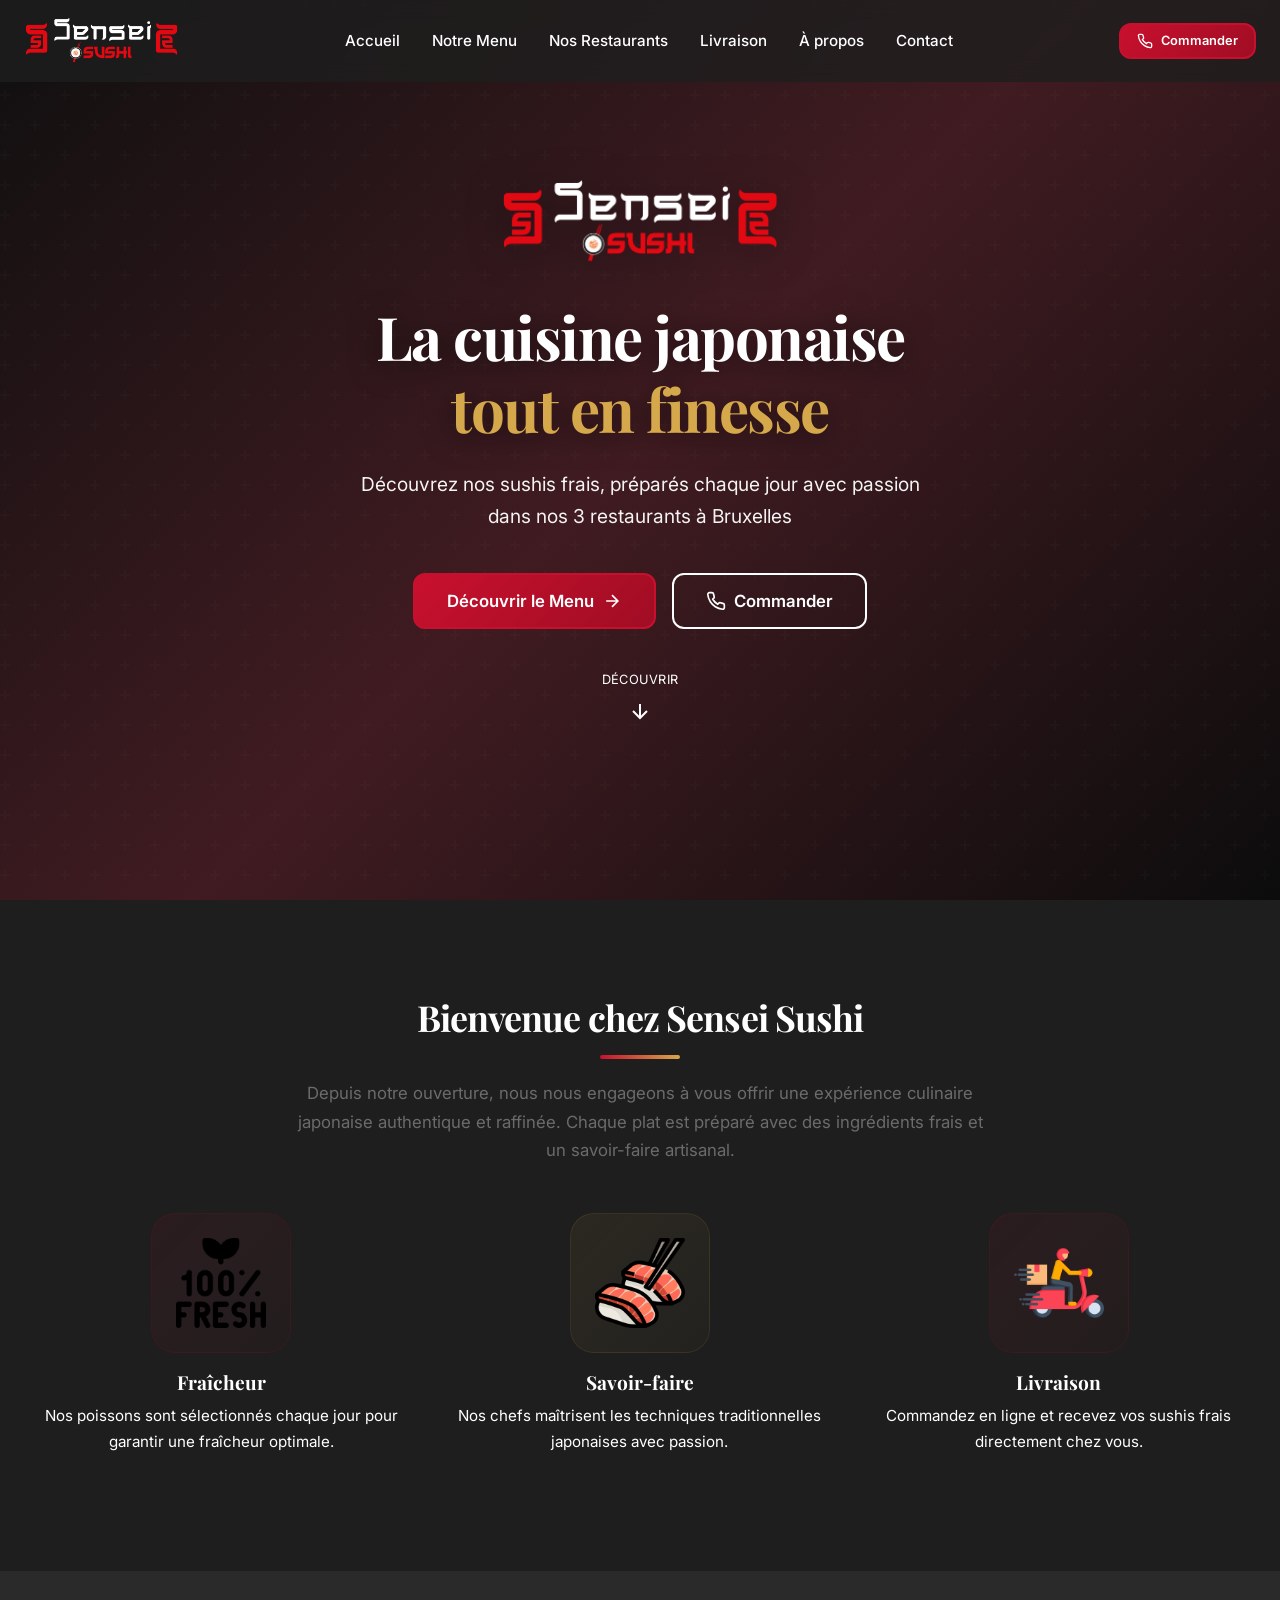
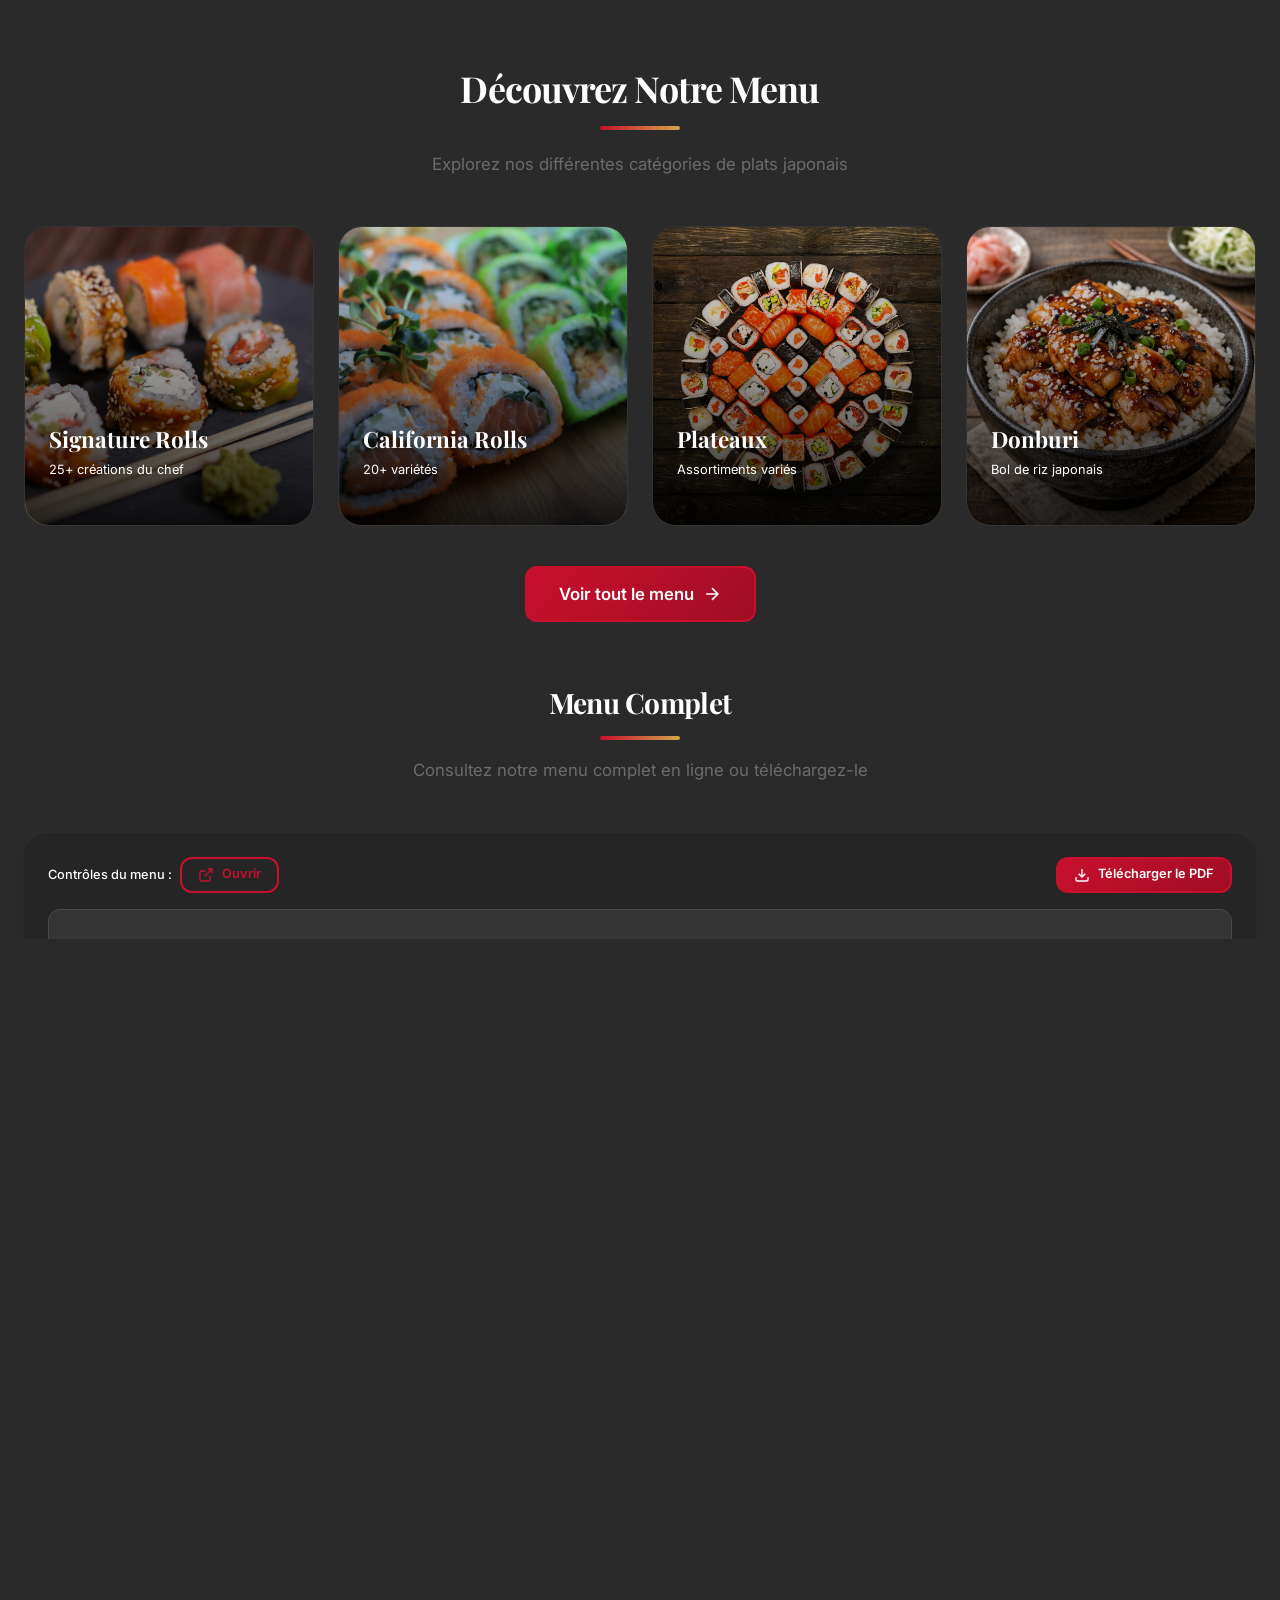
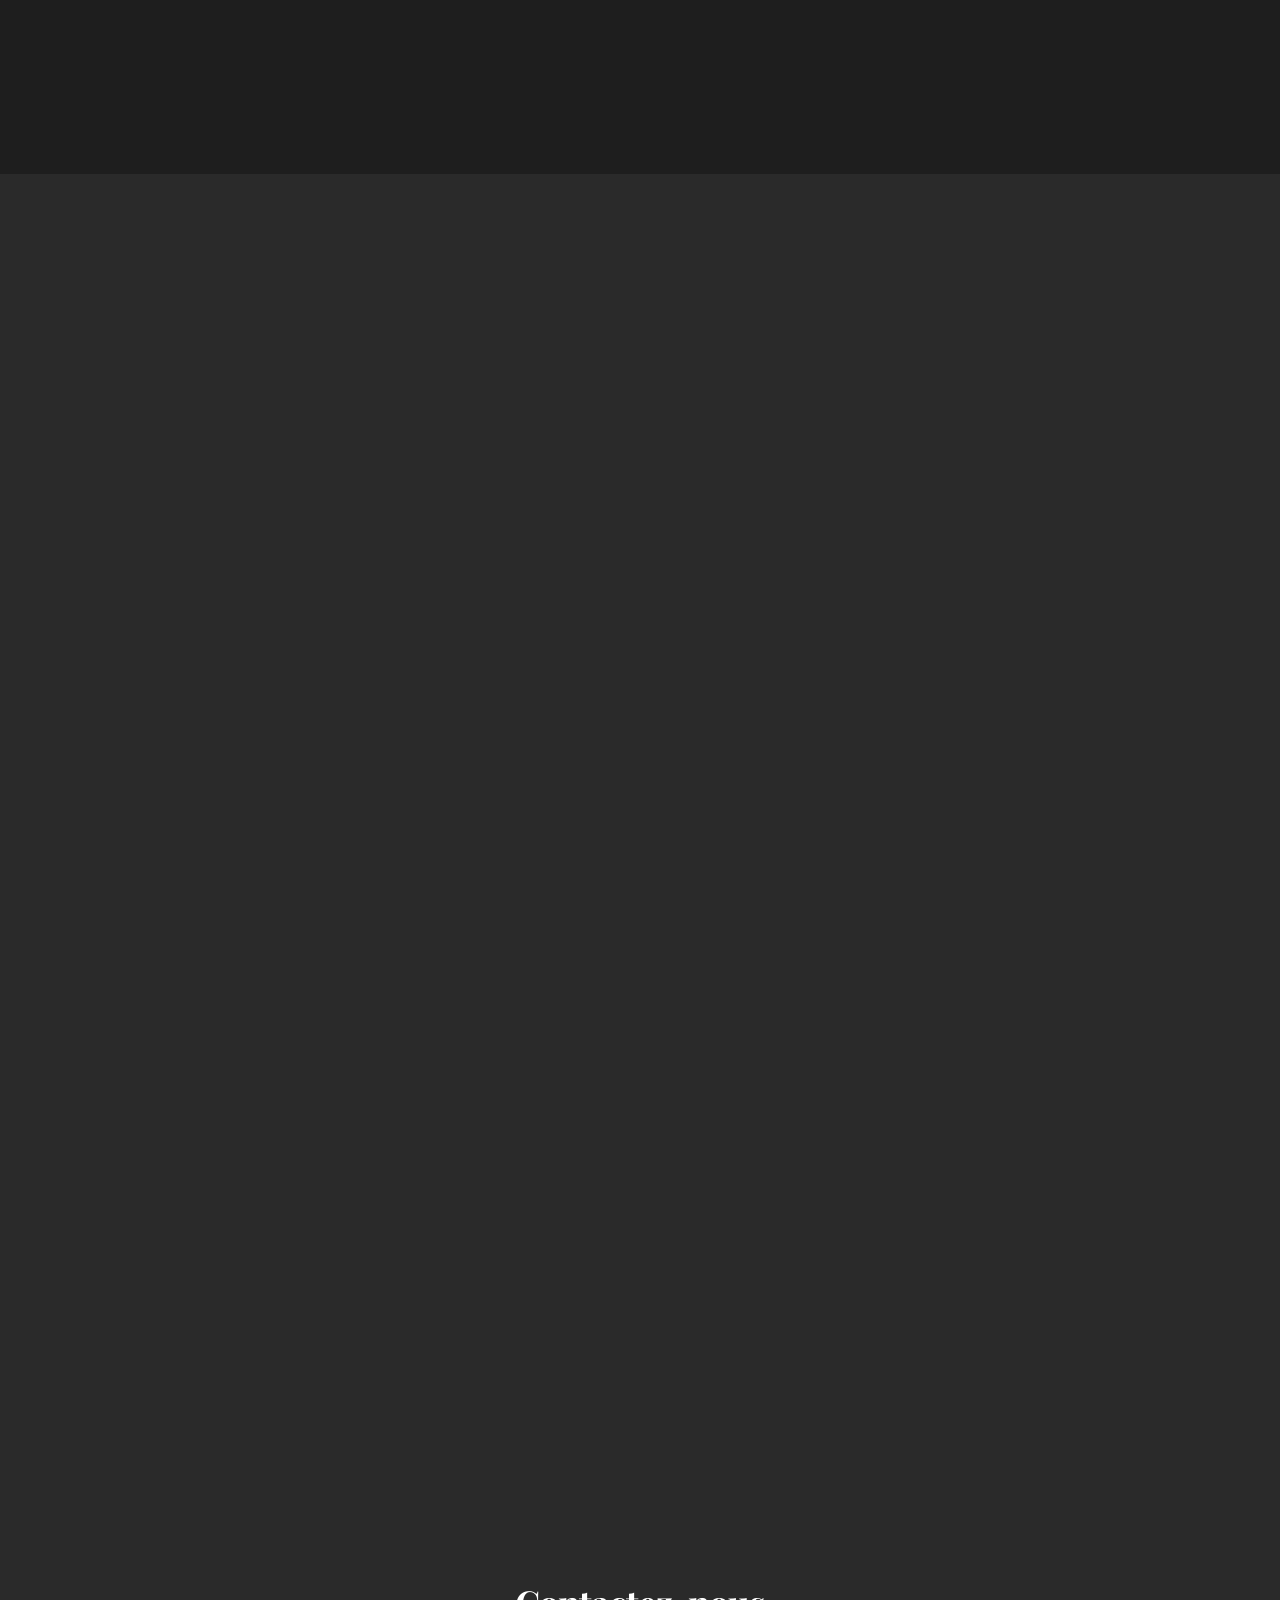
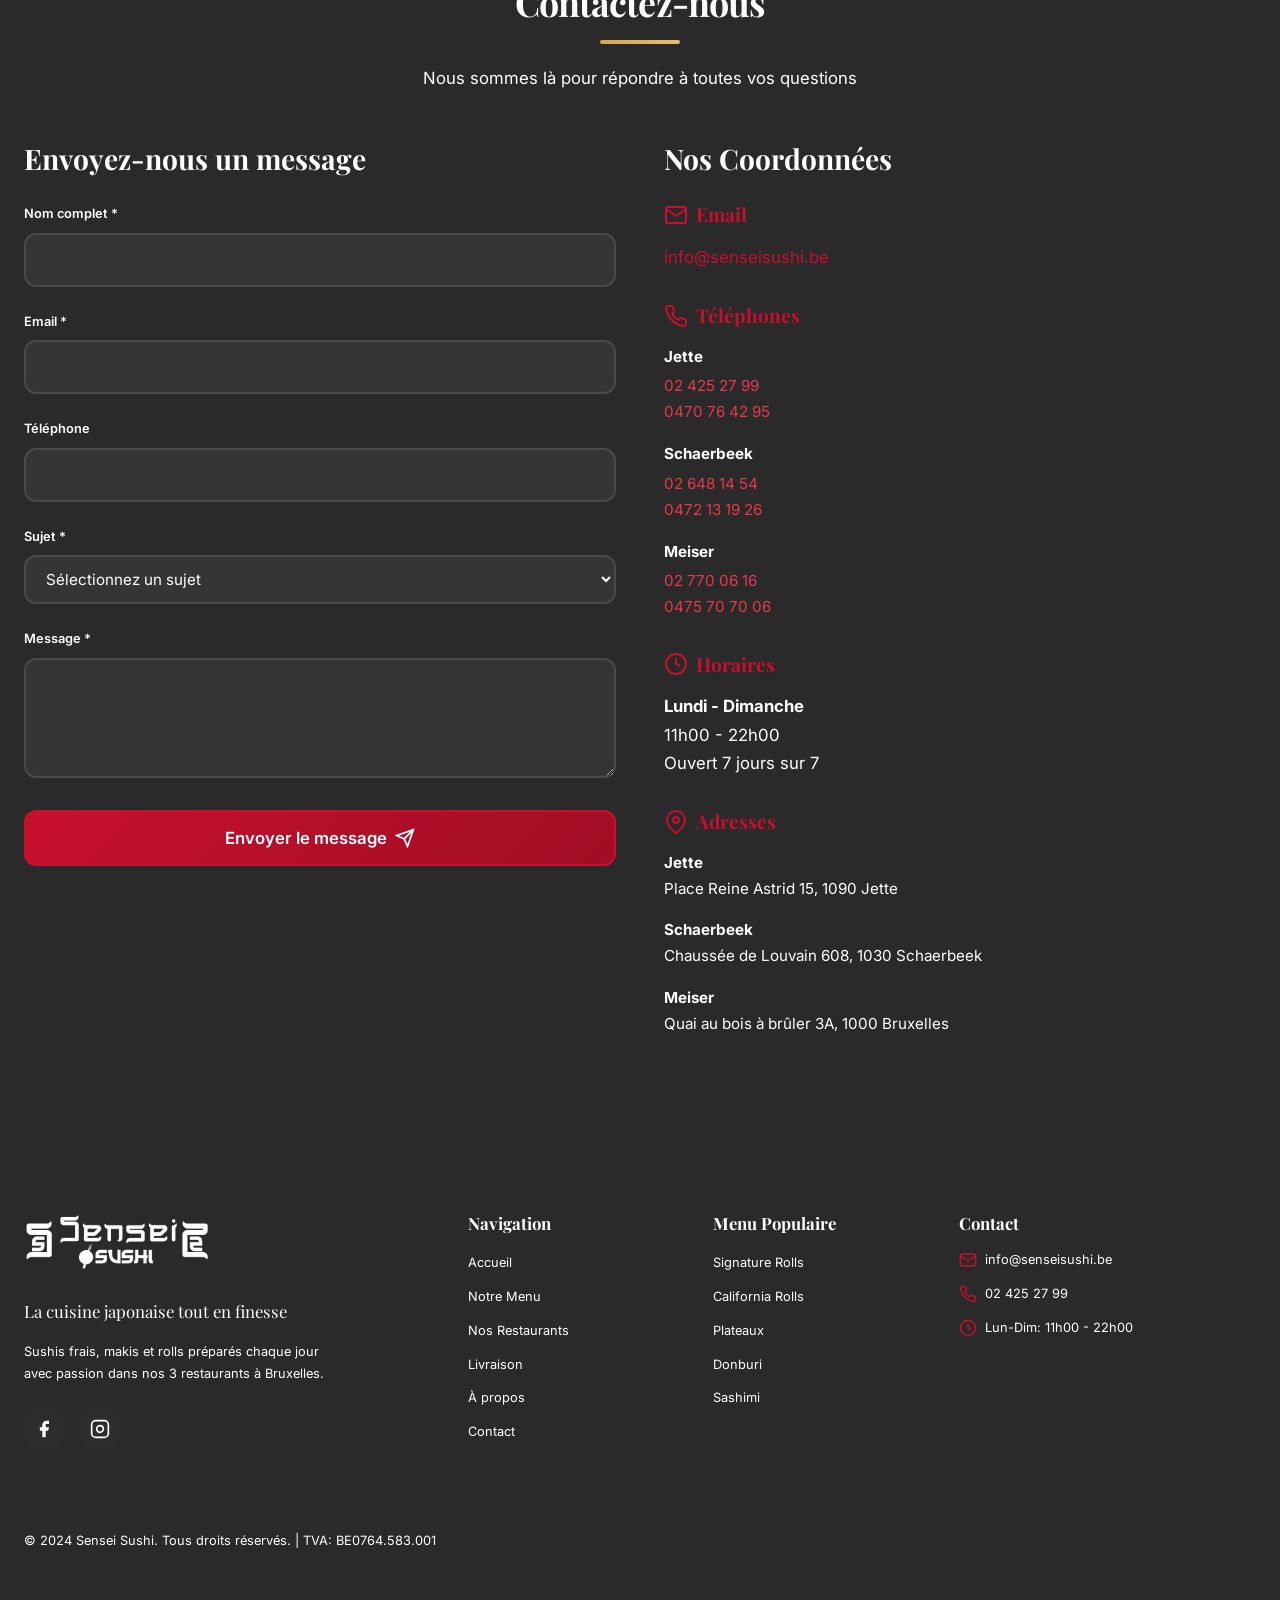
<file: index.html>
<!DOCTYPE html>
<html lang="fr">
<head>
  <meta charset="UTF-8">
  <meta http-equiv="refresh" content="0; url=/fr/">
  <link rel="canonical" href="/fr/">
  <script>
    window.location.href = '/fr/';
  </script>
</head>
<body>
  <p>Redirection vers <a href="/fr/">la version française</a>...</p>
</body>
</html>
</file>
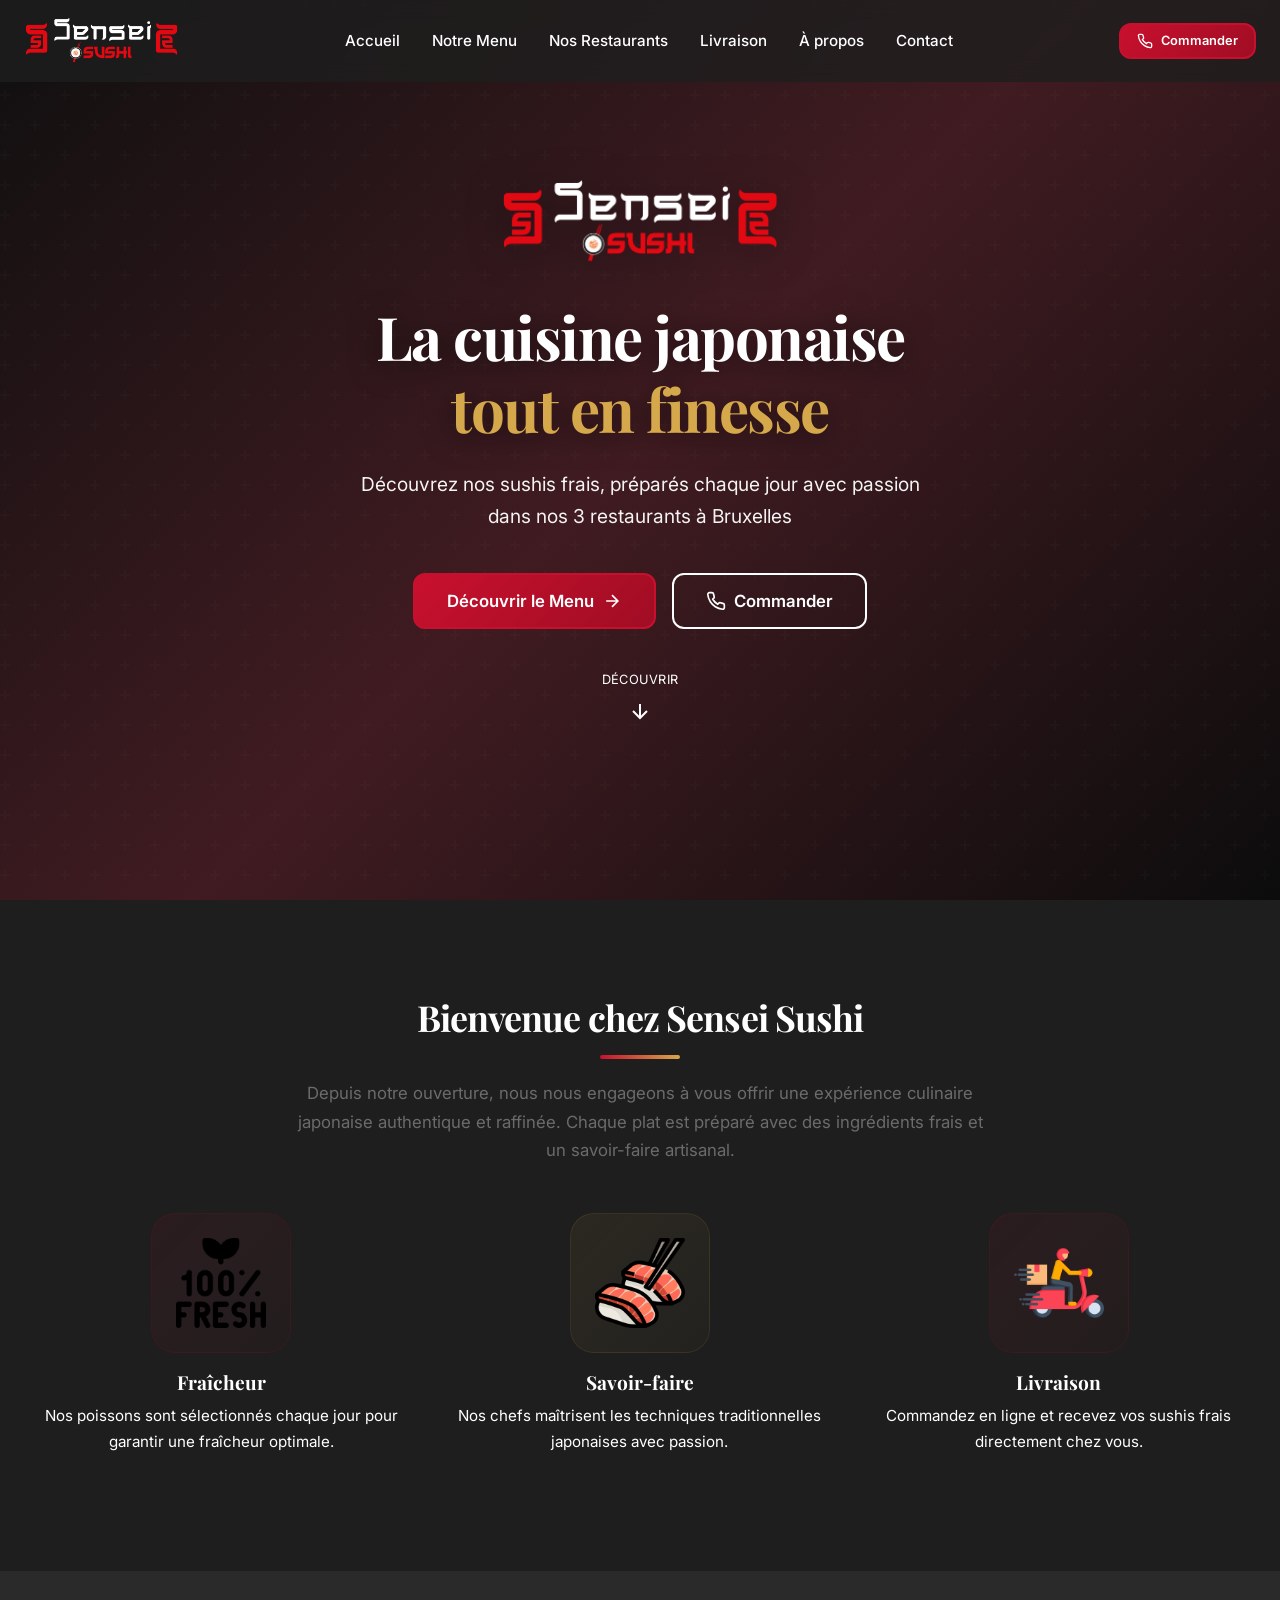
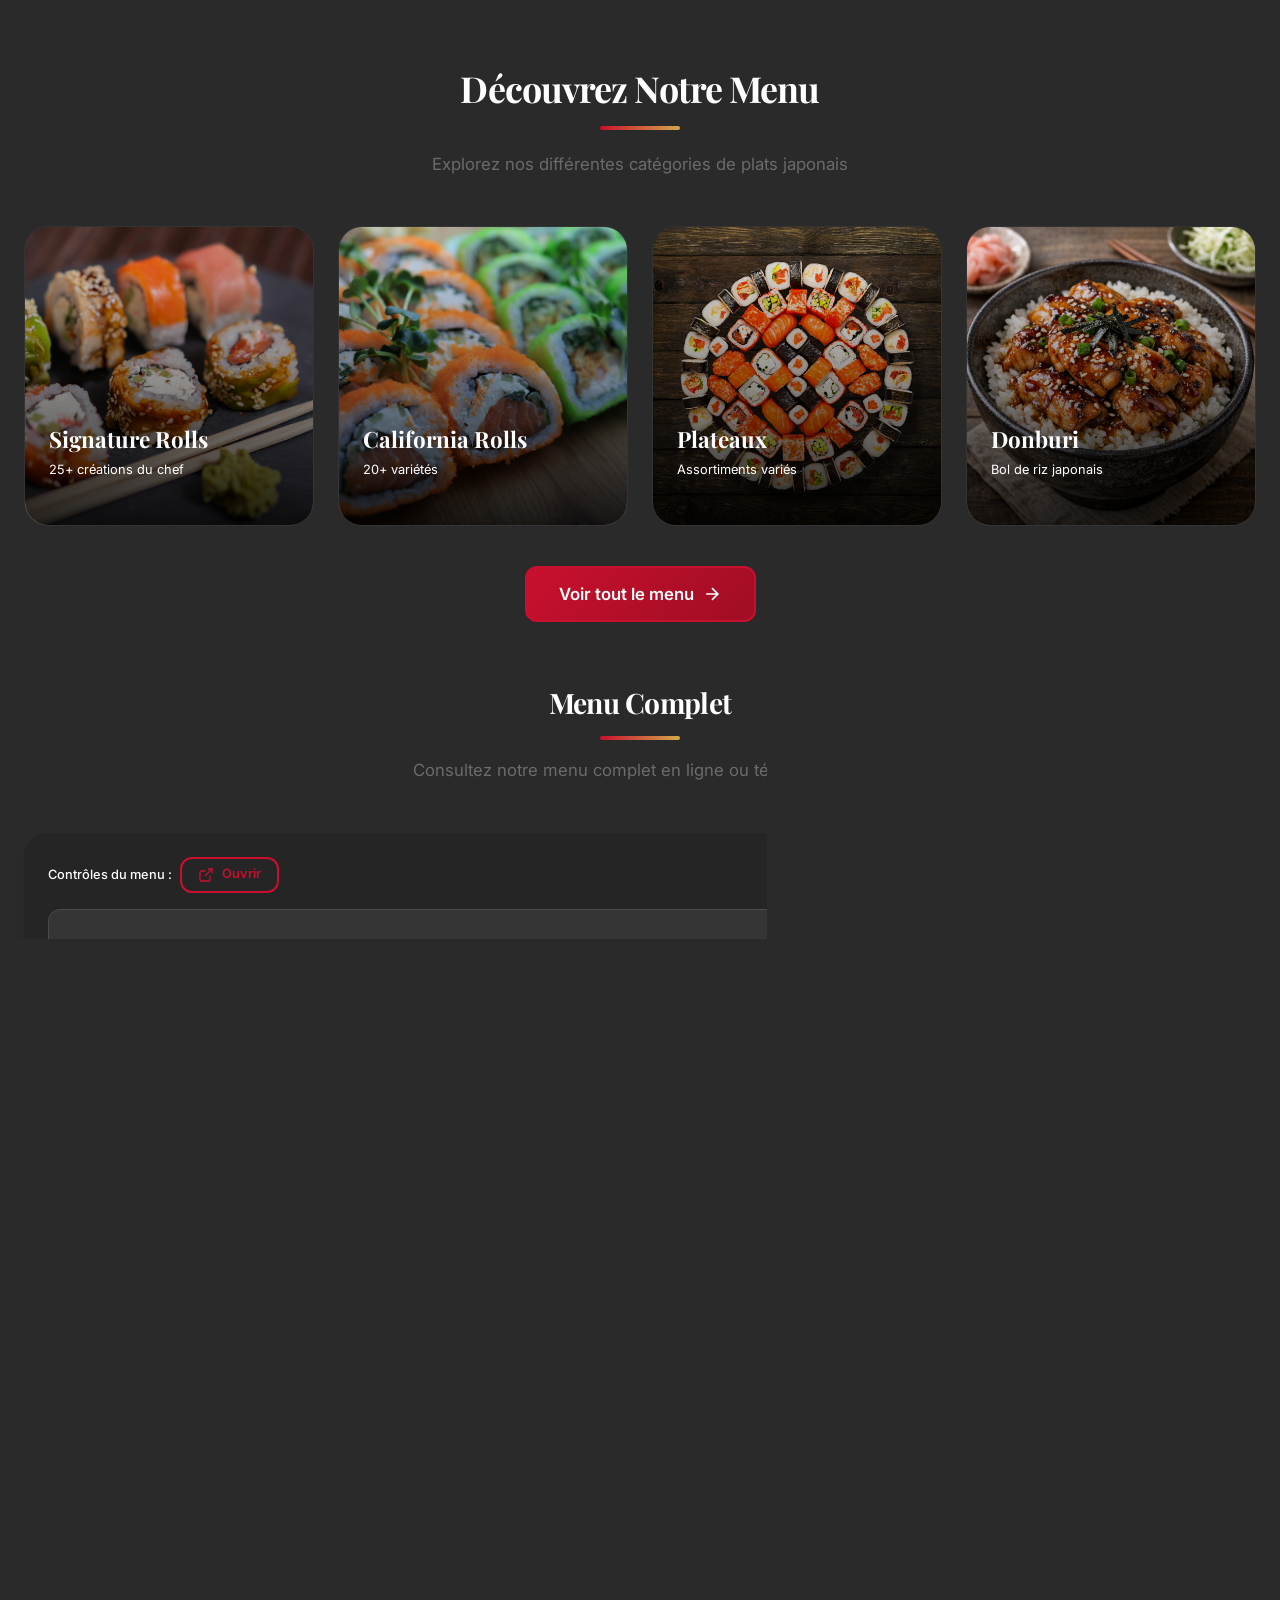
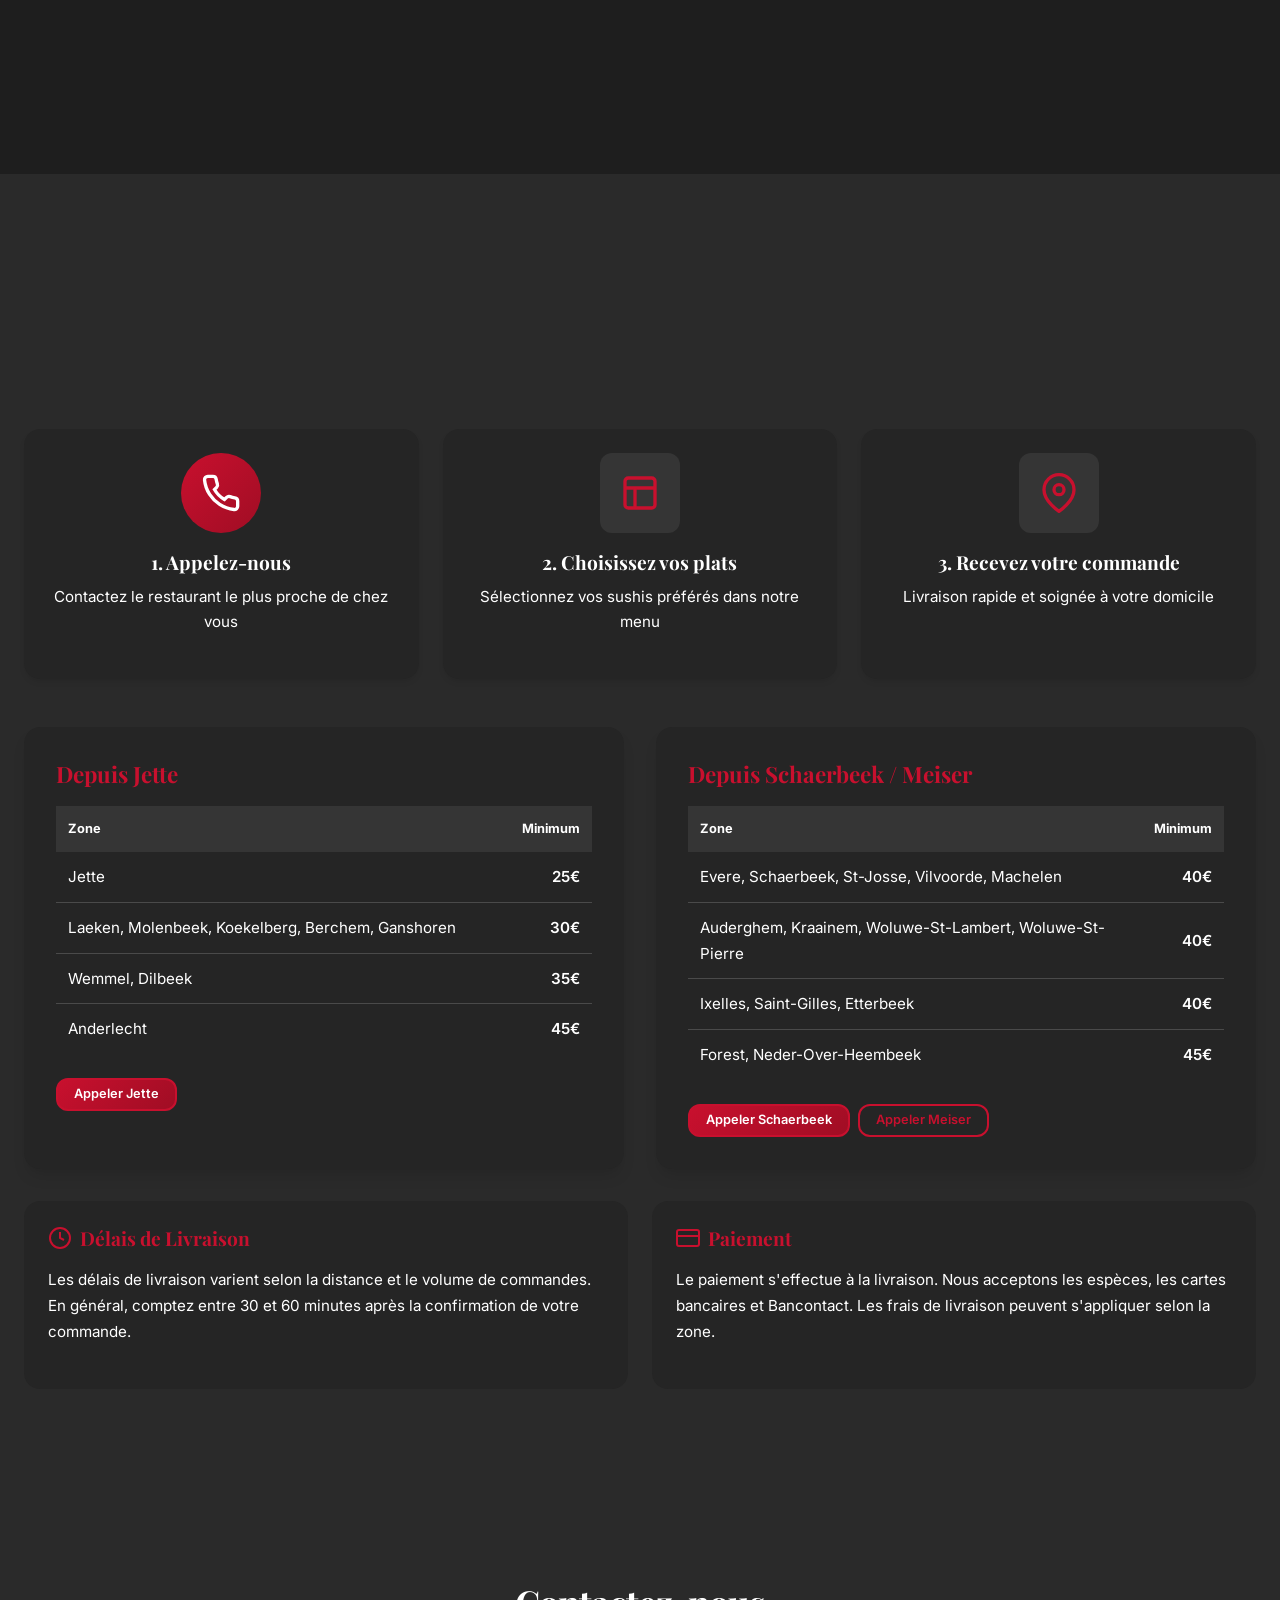
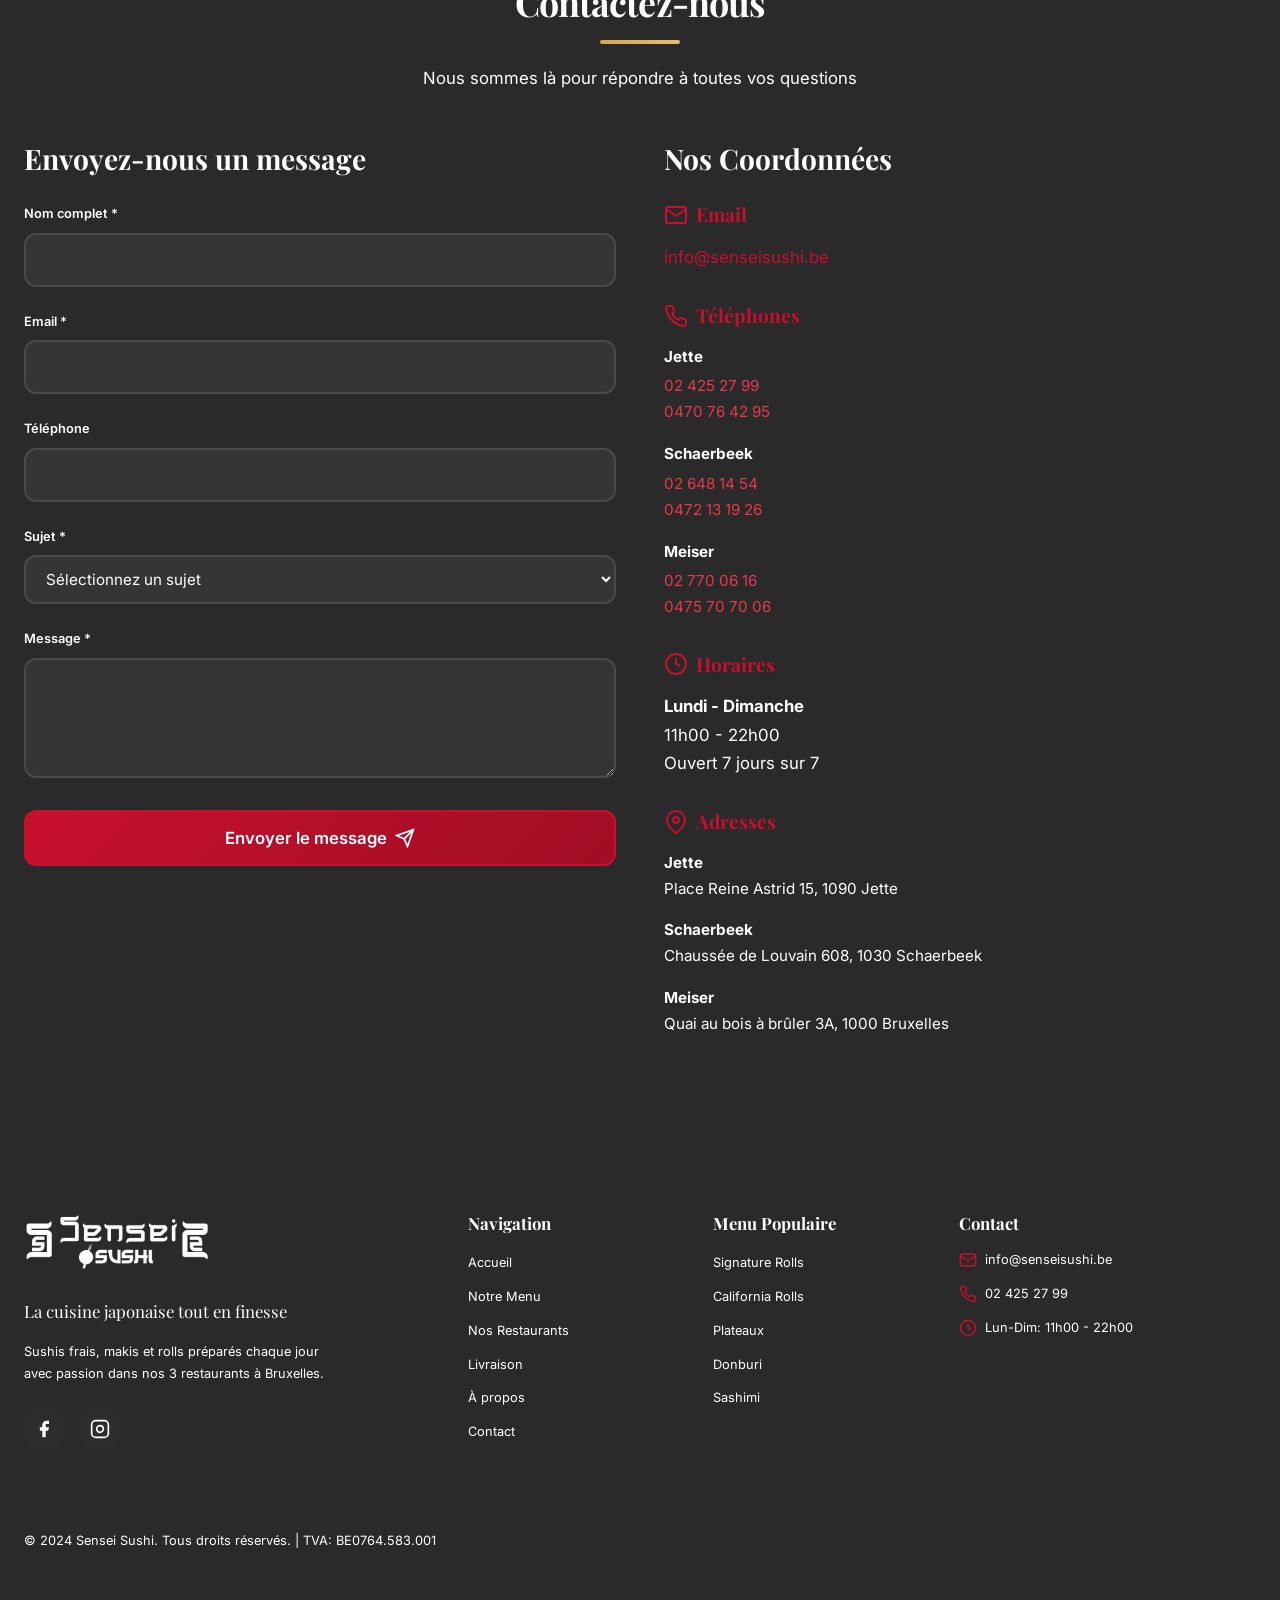
<file: fr/index.html>
<!DOCTYPE html>
<html lang="fr">
<head>
  <meta charset="UTF-8">
  <meta name="viewport" content="width=device-width, initial-scale=1.0">
  <meta http-equiv="X-UA-Compatible" content="IE=edge">
  
  <!-- Primary Meta Tags -->
  <title>Sensei Sushi | Restaurant Japonais Bruxelles - Sushi, Maki, Rolls</title>
  <meta name="title" content="Sensei Sushi | Restaurant Japonais Bruxelles - Sushi, Maki, Rolls">
  <meta name="description" content="Sensei Sushi, restaurant japonais à Bruxelles. Dégustez nos sushis frais, makis, california rolls et signature rolls. 3 adresses : Jette, Schaerbeek, Meiser. Livraison disponible.">
  <meta name="keywords" content="sushi bruxelles, restaurant japonais jette, sushi livraison bruxelles, maki bruxelles, california rolls, signature rolls, sensei sushi, sushi schaerbeek, sushi meiser">
  <meta name="author" content="Sensei Sushi">
  <meta name="robots" content="index, follow">
  <meta name="language" content="French">
  
  <!-- Canonical -->
  <link rel="canonical" href="https://senseisushi.be/fr/">
  
  <!-- Open Graph / Facebook -->
  <meta property="og:type" content="restaurant.restaurant">
  <meta property="og:site_name" content="Sensei Sushi">
  <meta property="og:title" content="Sensei Sushi | Restaurant Japonais Bruxelles">
  <meta property="og:description" content="La cuisine japonaise tout en finesse. Sushis frais, makis et rolls préparés avec passion à Bruxelles.">
  <meta property="og:image" content="https://senseisushi.be/assets/images/og-image.jpg">
  <meta property="og:url" content="https://senseisushi.be/fr/">
  <meta property="og:locale" content="fr_BE">
  
  <!-- Twitter -->
  <meta name="twitter:card" content="summary_large_image">
  <meta name="twitter:title" content="Sensei Sushi | Restaurant Japonais Bruxelles">
  <meta name="twitter:description" content="La cuisine japonaise tout en finesse. Sushis frais, makis et rolls préparés avec passion.">
  <meta name="twitter:image" content="https://senseisushi.be/assets/images/og-image.jpg">
  
  <!-- Geo Tags -->
  <meta name="geo.region" content="BE-BRU">
  <meta name="geo.placename" content="Bruxelles">
  
  <!-- Favicon -->
  <link rel="icon" type="image/x-icon" href="/assets/images/logo/favicon.ico">
  <link rel="apple-touch-icon" sizes="180x180" href="/assets/images/logo/apple-touch-icon.png">
  <meta name="theme-color" content="#C8102E">
  
  <!-- Preconnect -->
  <link rel="preconnect" href="https://fonts.googleapis.com">
  <link rel="preconnect" href="https://fonts.gstatic.com" crossorigin>
  
  <!-- Fonts -->
  <link href="https://fonts.googleapis.com/css2?family=Inter:wght@400;500;600;700&family=Playfair+Display:wght@600;700&family=Noto+Sans+JP:wght@400;500;700&display=swap" rel="stylesheet">
  
  <!-- CSS -->
  <link rel="stylesheet" href="/assets/css/variables.css">
  <link rel="stylesheet" href="/assets/css/reset.css">
  <link rel="stylesheet" href="/assets/css/base.css">
  <link rel="stylesheet" href="/assets/css/typography.css">
  <link rel="stylesheet" href="/assets/css/layout.css">
  <link rel="stylesheet" href="/assets/css/buttons.css">
  <link rel="stylesheet" href="/assets/css/cards.css">
  <link rel="stylesheet" href="/assets/css/header.css">
  <link rel="stylesheet" href="/assets/css/footer.css">
  <link rel="stylesheet" href="/assets/css/hero.css">
  <link rel="stylesheet" href="/assets/css/forms.css">
  <link rel="stylesheet" href="/assets/css/animations.css">
  <link rel="stylesheet" href="/assets/css/menu-pdf.css">
  <link rel="stylesheet" href="/assets/css/responsive.css">
  <link rel="stylesheet" href="/assets/css/utilities.css">
  
  <!-- Schema.org -->
  <script type="application/ld+json">
  {
    "@context": "https://schema.org",
    "@type": "Restaurant",
    "@id": "https://senseisushi.be/#restaurant",
    "name": "Sensei Sushi",
    "image": "https://senseisushi.be/assets/images/restaurant-1x1.jpg",
    "logo": "https://senseisushi.be/assets/images/logo/logo.svg",
    "url": "https://senseisushi.be",
    "telephone": "+32 2 425 27 99",
    "email": "info@senseisushi.be",
    "description": "Restaurant japonais à Bruxelles spécialisé dans les sushis frais, makis, california rolls et signature rolls. 3 adresses : Jette, Schaerbeek et Miroir Meiser.",
    "servesCuisine": ["Japanese", "Sushi", "Asian"],
    "priceRange": "€€",
    "aggregateRating": {
      "@type": "AggregateRating",
      "ratingValue": "4.8",
      "reviewCount": "150"
    },
    "openingHoursSpecification": [
      {
        "@type": "OpeningHoursSpecification",
        "dayOfWeek": ["Monday", "Tuesday", "Wednesday", "Thursday", "Friday", "Saturday", "Sunday"],
        "opens": "11:00",
        "closes": "22:00"
      }
    ],
    "address": [
      {
        "@type": "PostalAddress",
        "streetAddress": "Place Reine Astrid 15",
        "addressLocality": "Jette",
        "postalCode": "1090",
        "addressRegion": "Bruxelles",
        "addressCountry": "BE"
      },
      {
        "@type": "PostalAddress",
        "streetAddress": "Chaussée de Louvain 608",
        "addressLocality": "Schaerbeek",
        "postalCode": "1030",
        "addressRegion": "Bruxelles",
        "addressCountry": "BE"
      },
      {
        "@type": "PostalAddress",
        "streetAddress": "Quai au bois à brûler 3A",
        "addressLocality": "Bruxelles",
        "postalCode": "1000",
        "addressRegion": "Bruxelles",
        "addressCountry": "BE"
      }
    ],
    "hasMenu": "https://senseisushi.be/menu/sensei-sushi-menu.pdf",
    "acceptsReservations": "True"
  }
  </script>
</head>
<body>
  
  <!-- HEADER -->
  <header class="header" id="header">
    <div class="container">
      <nav class="nav">
        <!-- Logo -->
        <a href="/fr/" class="nav__logo">
          <img src="/img/logo-senseisushi.png" alt="Sensei Sushi" width="160" height="50">
        </a>
        
        <!-- Navigation principale -->
        <ul class="nav__menu" id="nav-menu">
          <li class="nav__item">
            <a href="#hero" class="nav__link">Accueil</a>
          </li>
          <li class="nav__item">
            <a href="/fr/menu.html" class="nav__link">Notre Menu</a>
          </li>
          <li class="nav__item">
            <a href="#restaurants" class="nav__link">Nos Restaurants</a>
          </li>
          <li class="nav__item">
            <a href="#livraison" class="nav__link">Livraison</a>
          </li>
          <li class="nav__item">
            <a href="#a-propos" class="nav__link">À propos</a>
          </li>
          <li class="nav__item">
            <a href="#contact" class="nav__link">Contact</a>
          </li>
        </ul>
        
        <!-- Actions -->
        <div class="nav__actions">
          <!-- Bouton Commander -->
          <a href="tel:024252799" class="btn btn--primary btn--sm nav__cta">
            <svg width="18" height="18" viewBox="0 0 24 24" fill="none" stroke="currentColor" stroke-width="2">
              <path d="M22 16.92v3a2 2 0 0 1-2.18 2 19.79 19.79 0 0 1-8.63-3.07 19.5 19.5 0 0 1-6-6 19.79 19.79 0 0 1-3.07-8.67A2 2 0 0 1 4.11 2h3a2 2 0 0 1 2 1.72c.127.96.361 1.903.7 2.81a2 2 0 0 1-.45 2.11L8.09 9.91a16 16 0 0 0 6 6l1.27-1.27a2 2 0 0 1 2.11-.45c.907.339 1.85.573 2.81.7A2 2 0 0 1 22 16.92z"/>
            </svg>
            <span>Commander</span>
          </a>
          
          <!-- Mobile Toggle -->
          <button class="nav__toggle" id="nav-toggle" aria-label="Menu" aria-expanded="false">
            <span class="nav__toggle-line"></span>
            <span class="nav__toggle-line"></span>
            <span class="nav__toggle-line"></span>
          </button>
        </div>
      </nav>
    </div>
  </header>

  <!-- HERO -->
  <section class="hero" id="hero" style="scroll-margin-top: 80px;">
    <div class="hero__background">
      <video class="hero__video" autoplay muted loop playsinline>
        <source src="/img/senseisushi.mp4" type="video/mp4">
        Votre navigateur ne supporte pas la vidéo HTML5.
      </video>
      <div class="hero__overlay"></div>
      <div class="hero__pattern"></div>
    </div>
    
    <div class="container hero__container">
      <div class="hero__content" data-animate="fade-up">
        <!-- Logo grande taille -->
        <img src="/img/logo-senseisushi.png" alt="Sensei Sushi" class="hero__logo" width="280">
        
        <!-- Titre principal -->
        <h1 class="hero__title">
          La cuisine japonaise<br>
          <span class="hero__title-accent">tout en finesse</span>
        </h1>
        
        <!-- Sous-titre -->
        <p class="hero__subtitle">
          Découvrez nos sushis frais, préparés chaque jour avec passion<br>
          dans nos 3 restaurants à Bruxelles
        </p>
        
        <!-- Boutons CTA -->
        <div class="hero__buttons">
          <a href="/fr/menu.html" class="btn btn--primary btn--lg">
            <span>Découvrir le Menu</span>
            <svg width="20" height="20" viewBox="0 0 24 24" fill="none" stroke="currentColor" stroke-width="2">
              <path d="M5 12h14M12 5l7 7-7 7"/>
            </svg>
          </a>
          <a href="tel:024252799" class="btn btn--outline-white btn--lg">
            <svg width="20" height="20" viewBox="0 0 24 24" fill="none" stroke="currentColor" stroke-width="2">
              <path d="M22 16.92v3a2 2 0 0 1-2.18 2 19.79 19.79 0 0 1-8.63-3.07 19.5 19.5 0 0 1-6-6 19.79 19.79 0 0 1-3.07-8.67A2 2 0 0 1 4.11 2h3a2 2 0 0 1 2 1.72c.127.96.361 1.903.7 2.81a2 2 0 0 1-.45 2.11L8.09 9.91a16 16 0 0 0 6 6l1.27-1.27a2 2 0 0 1 2.11-.45c.907.339 1.85.573 2.81.7A2 2 0 0 1 22 16.92z"/>
            </svg>
            <span>Commander</span>
          </a>
        </div>
        
        <!-- Scroll indicator -->
        <div class="hero__scroll" data-animate="fade-up" data-delay="500">
          <span class="hero__scroll-text">Découvrir</span>
          <div class="hero__scroll-icon">
            <svg width="24" height="24" viewBox="0 0 24 24" fill="none" stroke="currentColor" stroke-width="2">
              <path d="M12 5v14M5 12l7 7 7-7"/>
            </svg>
          </div>
        </div>
      </div>
    </div>
  </section>

  <!-- SECTION PRÉSENTATION -->
  <section class="section">
    <div class="container">
      <div class="section-header" data-animate="fade-up">
        <h2 class="section-title">Bienvenue chez Sensei Sushi</h2>
        <p class="section-subtitle">
          Depuis notre ouverture, nous nous engageons à vous offrir une expérience culinaire japonaise authentique et raffinée. 
          Chaque plat est préparé avec des ingrédients frais et un savoir-faire artisanal.
        </p>
      </div>
      
      <div class="grid grid--3" style="margin-top: var(--spacing-12);">
        <div class="flex flex--col" data-animate="fade-up" data-delay="100" style="align-items: center; text-align: center;">
          <div style="width: 140px; height: 140px; margin-bottom: var(--spacing-4); display: flex; align-items: center; justify-content: center; background: linear-gradient(135deg, rgba(200, 16, 46, 0.08), rgba(200, 16, 46, 0.03)); border-radius: var(--rounded-2xl); border: 1px solid rgba(200, 16, 46, 0.1);">
            <img src="/img/frais.png" alt="Fraîcheur" style="width: 90px; height: 90px; object-fit: contain;" loading="lazy">
          </div>
          <h3 style="font-size: var(--text-xl); margin-bottom: var(--spacing-2); color: var(--color-white);">Fraîcheur</h3>
          <p style="color: var(--color-white);">Nos poissons sont sélectionnés chaque jour pour garantir une fraîcheur optimale.</p>
        </div>
        
        <div class="flex flex--col" data-animate="fade-up" data-delay="200" style="align-items: center; text-align: center;">
          <div style="width: 140px; height: 140px; margin-bottom: var(--spacing-4); display: flex; align-items: center; justify-content: center; background: linear-gradient(135deg, rgba(212, 168, 75, 0.08), rgba(212, 168, 75, 0.03)); border-radius: var(--rounded-2xl); border: 1px solid rgba(212, 168, 75, 0.1);">
            <img src="/img/sushi.png" alt="Savoir-faire" style="width: 90px; height: 90px; object-fit: contain;" loading="lazy">
          </div>
          <h3 style="font-size: var(--text-xl); margin-bottom: var(--spacing-2); color: var(--color-white);">Savoir-faire</h3>
          <p style="color: var(--color-white);">Nos chefs maîtrisent les techniques traditionnelles japonaises avec passion.</p>
        </div>
        
        <div class="flex flex--col" data-animate="fade-up" data-delay="300" style="align-items: center; text-align: center;">
          <div style="width: 140px; height: 140px; margin-bottom: var(--spacing-4); display: flex; align-items: center; justify-content: center; background: linear-gradient(135deg, rgba(200, 16, 46, 0.08), rgba(200, 16, 46, 0.03)); border-radius: var(--rounded-2xl); border: 1px solid rgba(200, 16, 46, 0.1);">
            <img src="/img/expedition-rapide.png" alt="Livraison" style="width: 90px; height: 90px; object-fit: contain;" loading="lazy">
          </div>
          <h3 style="font-size: var(--text-xl); margin-bottom: var(--spacing-2); color: var(--color-white);">Livraison</h3>
          <p style="color: var(--color-white);">Commandez en ligne et recevez vos sushis frais directement chez vous.</p>
        </div>
      </div>
    </div>
  </section>

  <!-- SECTION CATÉGORIES -->
  <section class="section section--gray">
    <div class="container">
      <div class="section-header" data-animate="fade-up">
        <h2 class="section-title">Découvrez Notre Menu</h2>
        <p class="section-subtitle">Explorez nos différentes catégories de plats japonais</p>
      </div>
      
      <div class="grid grid--4" style="margin-top: var(--spacing-12);">
        <a href="/fr/menu/signature-rolls.html" class="category-card" data-animate="zoom-in">
          <div class="category-card__image-wrapper">
            <img src="/img/pexels-freestockpro-3147493.jpg" alt="Signature Rolls" style="width: 100%; height: 100%; object-fit: cover;" loading="lazy">
          </div>
          <div class="category-card__overlay"></div>
          <div class="category-card__content">
            <h3 class="category-card__title">Signature Rolls</h3>
            <p class="category-card__count">25+ créations du chef</p>
            <span class="category-card__arrow">
              <svg width="24" height="24" viewBox="0 0 24 24" fill="none" stroke="currentColor" stroke-width="2">
                <path d="M5 12h14M12 5l7 7-7 7"/>
              </svg>
            </span>
          </div>
        </a>
        
        <a href="/fr/menu/california-rolls.html" class="category-card" data-animate="zoom-in" data-delay="100">
          <div class="category-card__image-wrapper">
            <img src="/img/pexels-valeriya-15913417.jpg" alt="California Rolls" style="width: 100%; height: 100%; object-fit: cover;" loading="lazy">
          </div>
          <div class="category-card__overlay"></div>
          <div class="category-card__content">
            <h3 class="category-card__title">California Rolls</h3>
            <p class="category-card__count">20+ variétés</p>
            <span class="category-card__arrow">
              <svg width="24" height="24" viewBox="0 0 24 24" fill="none" stroke="currentColor" stroke-width="2">
                <path d="M5 12h14M12 5l7 7-7 7"/>
              </svg>
            </span>
          </div>
        </a>
        
        <a href="/fr/menu/plateaux.html" class="category-card" data-animate="zoom-in" data-delay="200">
          <div class="category-card__image-wrapper">
            <img src="/img/plateaux sushi.png" alt="Plateaux" style="width: 100%; height: 100%; object-fit: cover;" loading="lazy">
          </div>
          <div class="category-card__overlay"></div>
          <div class="category-card__content">
            <h3 class="category-card__title">Plateaux</h3>
            <p class="category-card__count">Assortiments variés</p>
            <span class="category-card__arrow">
              <svg width="24" height="24" viewBox="0 0 24 24" fill="none" stroke="currentColor" stroke-width="2">
                <path d="M5 12h14M12 5l7 7-7 7"/>
              </svg>
            </span>
          </div>
        </a>
        
        <a href="/fr/menu/donburi.html" class="category-card" data-animate="zoom-in" data-delay="300">
          <div class="category-card__image-wrapper">
            <img src="/img/a_genere_moi_une_image.png" alt="Donburi" style="width: 100%; height: 100%; object-fit: cover;" loading="lazy">
          </div>
          <div class="category-card__overlay"></div>
          <div class="category-card__content">
            <h3 class="category-card__title">Donburi</h3>
            <p class="category-card__count">Bol de riz japonais</p>
            <span class="category-card__arrow">
              <svg width="24" height="24" viewBox="0 0 24 24" fill="none" stroke="currentColor" stroke-width="2">
                <path d="M5 12h14M12 5l7 7-7 7"/>
              </svg>
            </span>
          </div>
        </a>
      </div>
      
      <div style="text-align: center; margin-top: var(--spacing-10);">
        <a href="/fr/menu.html" class="btn btn--primary btn--lg">
          Voir tout le menu
          <svg width="20" height="20" viewBox="0 0 24 24" fill="none" stroke="currentColor" stroke-width="2">
            <path d="M5 12h14M12 5l7 7-7 7"/>
          </svg>
        </a>
      </div>
      
      <!-- MENU PDF INTÉGRÉ -->
      <div style="margin-top: var(--spacing-16);" data-animate="fade-up" data-delay="400">
        <div class="section-header">
          <h2 class="section-title" style="font-size: var(--text-3xl); margin-bottom: var(--spacing-4);">Menu Complet</h2>
          <p class="section-subtitle" style="margin-bottom: var(--spacing-6);">Consultez notre menu complet en ligne ou téléchargez-le</p>
        </div>
        
        <div class="menu-pdf-container" style="background: var(--color-bg-card); border-radius: var(--rounded-2xl); padding: var(--spacing-6); box-shadow: var(--shadow-lg);">
          <div class="menu-pdf-controls" style="display: flex; justify-content: space-between; align-items: center; margin-bottom: var(--spacing-4); flex-wrap: wrap; gap: var(--spacing-3);">
            <div style="display: flex; gap: var(--spacing-2); align-items: center;">
              <span style="color: var(--color-white); font-size: var(--text-sm); font-weight: var(--font-medium);">Contrôles du menu :</span>
              <a href="https://senseisushi.be/menu/sensei-sushi-menu.pdf" target="_blank" rel="noopener" class="btn btn--outline btn--sm" title="Ouvrir dans un nouvel onglet">
                <svg width="16" height="16" viewBox="0 0 24 24" fill="none" stroke="currentColor" stroke-width="2">
                  <path d="M18 13v6a2 2 0 0 1-2 2H5a2 2 0 0 1-2-2V8a2 2 0 0 1 2-2h6"/>
                  <polyline points="15 3 21 3 21 9"/>
                  <line x1="10" y1="14" x2="21" y2="3"/>
                </svg>
                Ouvrir
              </a>
            </div>
            <a href="https://senseisushi.be/menu/sensei-sushi-menu.pdf" download="Sensei-Sushi-Menu.pdf" class="btn btn--primary btn--sm">
              <svg width="16" height="16" viewBox="0 0 24 24" fill="none" stroke="currentColor" stroke-width="2">
                <path d="M21 15v4a2 2 0 0 1-2 2H5a2 2 0 0 1-2-2v-4"/>
                <polyline points="7 10 12 15 17 10"/>
                <line x1="12" y1="15" x2="12" y2="3"/>
              </svg>
              Télécharger le PDF
            </a>
          </div>
          
          <div class="menu-pdf-wrapper" style="position: relative; width: 100%; height: 800px; border-radius: var(--rounded-lg); overflow: hidden; background: var(--color-bg-tertiary); border: 1px solid var(--color-gray-300);">
            <iframe 
              id="menu-pdf-viewer"
              src="https://senseisushi.be/menu/sensei-sushi-menu.pdf#toolbar=1&navpanes=0&scrollbar=1&zoom=page-width"
              style="width: 100%; height: 100%; border: none;"
              title="Menu Sensei Sushi - Consultez notre menu complet de sushis, makis, rolls et plats japonais"
              loading="lazy"
              allow="fullscreen"
            ></iframe>
            <div class="menu-pdf-loading" style="position: absolute; inset: 0; display: flex; align-items: center; justify-content: center; background: var(--color-bg-tertiary); color: var(--color-white); z-index: 1;">
              <div style="text-align: center;">
                <svg width="48" height="48" viewBox="0 0 24 24" fill="none" stroke="currentColor" stroke-width="2" style="animation: spin 1s linear infinite; margin-bottom: var(--spacing-4);">
                  <circle cx="12" cy="12" r="10" opacity="0.25"/>
                  <path d="M12 2a10 10 0 0 1 10 10" stroke-linecap="round"/>
                </svg>
                <p style="color: var(--color-white);">Chargement du menu...</p>
              </div>
            </div>
          </div>
        </div>
      </div>
    </div>
  </section>

  <!-- SECTION SPÉCIALITÉS -->
  <section class="section section--dark">
    <div class="container">
      <div class="section-header" data-animate="fade-up">
        <h2 class="section-title">Nos Spécialités du Chef</h2>
        <p class="section-subtitle">Découvrez nos créations signature les plus appréciées</p>
      </div>
      
      <div class="grid grid--4" style="margin-top: var(--spacing-12);">
        <article class="menu-card" data-animate="fade-up">
          <div class="menu-card__image-wrapper">
            <div style="width: 100%; height: 100%; background: linear-gradient(135deg, #ff6b9d, #c8102e);"></div>
            <div class="menu-card__badges">
              <span class="badge badge--popular">Populaire</span>
            </div>
            <span class="menu-card__pieces">8 pcs</span>
          </div>
          <div class="menu-card__content">
            <span class="menu-card__number">#51</span>
            <h3 class="menu-card__title">Pink Lady</h3>
            <p class="menu-card__description">Poulet, sauce spicy, concombre, mangue, mayo et pignon de pin</p>
            <div class="menu-card__footer">
              <span class="menu-card__price">9,90€</span>
            </div>
          </div>
        </article>
        
        <article class="menu-card" data-animate="fade-up" data-delay="100">
          <div class="menu-card__image-wrapper">
            <div style="width: 100%; height: 100%; background: linear-gradient(135deg, #d4a84b, #b8923f);"></div>
            <div class="menu-card__badges">
              <span class="badge badge--popular">Populaire</span>
            </div>
            <span class="menu-card__pieces">8 pcs</span>
          </div>
          <div class="menu-card__content">
            <span class="menu-card__number">#52</span>
            <h3 class="menu-card__title">Kyoto</h3>
            <p class="menu-card__description">Crevette tempura, cheese, saumon snacké, sauce spicy, sauce unagi, jeune oignon</p>
            <div class="menu-card__footer">
              <span class="menu-card__price">9,90€</span>
            </div>
          </div>
        </article>
        
        <article class="menu-card" data-animate="fade-up" data-delay="200">
          <div class="menu-card__image-wrapper">
            <div style="width: 100%; height: 100%; background: linear-gradient(135deg, #1a1a1a, #2d2d2d);"></div>
            <div class="menu-card__badges">
              <span class="badge badge--popular">Populaire</span>
            </div>
            <span class="menu-card__pieces">8 pcs</span>
          </div>
          <div class="menu-card__content">
            <span class="menu-card__number">#54</span>
            <h3 class="menu-card__title">Black Panther</h3>
            <p class="menu-card__description">Tartare de saumon crème, concombre, sauce cocktail et jeune oignon</p>
            <div class="menu-card__footer">
              <span class="menu-card__price">9,90€</span>
            </div>
          </div>
        </article>
        
        <article class="menu-card" data-animate="fade-up" data-delay="300">
          <div class="menu-card__image-wrapper">
            <div style="width: 100%; height: 100%; background: linear-gradient(135deg, #c8102e, #a00d24);"></div>
            <div class="menu-card__badges">
              <span class="badge badge--popular">Populaire</span>
            </div>
            <span class="menu-card__pieces">8 pcs</span>
          </div>
          <div class="menu-card__content">
            <span class="menu-card__number">#55</span>
            <h3 class="menu-card__title">Dragon Rolls</h3>
            <p class="menu-card__description">Crevette tempura, surimi, avocat et sauce cocktail</p>
            <div class="menu-card__footer">
              <span class="menu-card__price">9,90€</span>
            </div>
          </div>
        </article>
      </div>
    </div>
  </section>

  <!-- SECTION RESTAURANTS -->
  <section id="restaurants" class="section" style="scroll-margin-top: 80px;">
    <div class="container">
      <div class="section-header" data-animate="fade-up">
        <h2 class="section-title">Nos 3 Adresses à Bruxelles</h2>
        <p class="section-subtitle">Retrouvez-nous dans nos restaurants à Jette, Schaerbeek et Miroir Meiser</p>
      </div>
      
      <div class="grid grid--3" style="margin-top: var(--spacing-12);">
        <article class="restaurant-card" data-animate="fade-up">
          <div class="restaurant-card__image-wrapper">
            <img src="/img/sensei-jette.png" alt="Sensei Sushi Jette" style="width: 100%; height: 100%; object-fit: cover;" loading="lazy">
            <div class="restaurant-card__badge">Siège principal</div>
          </div>
          <div class="restaurant-card__content">
            <h3 class="restaurant-card__title">Sensei Sushi Jette</h3>
            <address class="restaurant-card__address">
              <svg width="18" height="18" viewBox="0 0 24 24" fill="none" stroke="currentColor" stroke-width="2">
                <path d="M21 10c0 7-9 13-9 13s-9-6-9-13a9 9 0 0 1 18 0z"/>
                <circle cx="12" cy="10" r="3"/>
              </svg>
              <span>Place Reine Astrid 15, 1090 Jette</span>
            </address>
            <div class="restaurant-card__phones">
              <a href="tel:024252799" class="restaurant-card__phone">
                <svg width="16" height="16" viewBox="0 0 24 24" fill="none" stroke="currentColor" stroke-width="2">
                  <path d="M22 16.92v3a2 2 0 0 1-2.18 2 19.79 19.79 0 0 1-8.63-3.07 19.5 19.5 0 0 1-6-6 19.79 19.79 0 0 1-3.07-8.67A2 2 0 0 1 4.11 2h3a2 2 0 0 1 2 1.72c.127.96.361 1.903.7 2.81a2 2 0 0 1-.45 2.11L8.09 9.91a16 16 0 0 0 6 6l1.27-1.27a2 2 0 0 1 2.11-.45c.907.339 1.85.573 2.81.7A2 2 0 0 1 22 16.92z"/>
                </svg>
                02 425 27 99
              </a>
              <a href="tel:0470764295" class="restaurant-card__phone">
                <svg width="16" height="16" viewBox="0 0 24 24" fill="none" stroke="currentColor" stroke-width="2">
                  <rect x="5" y="2" width="14" height="20" rx="2" ry="2"/>
                  <line x1="12" y1="18" x2="12.01" y2="18"/>
                </svg>
                0470 76 42 95
              </a>
            </div>
            <div class="restaurant-card__actions">
              <a href="/fr/restaurants/jette.html" class="btn btn--primary btn--sm">Plus d'infos</a>
              <a href="https://maps.google.com/?q=Place+Reine+Astrid+15,+1090+Jette" target="_blank" rel="noopener noreferrer" class="btn btn--outline btn--sm">
                <svg width="16" height="16" viewBox="0 0 24 24" fill="none" stroke="currentColor" stroke-width="2">
                  <polygon points="3 11 22 2 13 21 11 13 3 11"/>
                </svg>
                Itinéraire
              </a>
            </div>
          </div>
        </article>
        
        <article class="restaurant-card" data-animate="fade-up" data-delay="100">
          <div class="restaurant-card__image-wrapper">
            <img src="/img/sensei schaerbeek.png" alt="Sensei Sushi Schaerbeek" style="width: 100%; height: 100%; object-fit: cover;" loading="lazy">
          </div>
          <div class="restaurant-card__content">
            <h3 class="restaurant-card__title">Sensei Sushi Schaerbeek</h3>
            <address class="restaurant-card__address">
              <svg width="18" height="18" viewBox="0 0 24 24" fill="none" stroke="currentColor" stroke-width="2">
                <path d="M21 10c0 7-9 13-9 13s-9-6-9-13a9 9 0 0 1 18 0z"/>
                <circle cx="12" cy="10" r="3"/>
              </svg>
              <span>Chaussée de Louvain 608, 1030 Schaerbeek</span>
            </address>
            <div class="restaurant-card__phones">
              <a href="tel:026481454" class="restaurant-card__phone">
                <svg width="16" height="16" viewBox="0 0 24 24" fill="none" stroke="currentColor" stroke-width="2">
                  <path d="M22 16.92v3a2 2 0 0 1-2.18 2 19.79 19.79 0 0 1-8.63-3.07 19.5 19.5 0 0 1-6-6 19.79 19.79 0 0 1-3.07-8.67A2 2 0 0 1 4.11 2h3a2 2 0 0 1 2 1.72c.127.96.361 1.903.7 2.81a2 2 0 0 1-.45 2.11L8.09 9.91a16 16 0 0 0 6 6l1.27-1.27a2 2 0 0 1 2.11-.45c.907.339 1.85.573 2.81.7A2 2 0 0 1 22 16.92z"/>
                </svg>
                02 648 14 54
              </a>
              <a href="tel:0472131926" class="restaurant-card__phone">
                <svg width="16" height="16" viewBox="0 0 24 24" fill="none" stroke="currentColor" stroke-width="2">
                  <rect x="5" y="2" width="14" height="20" rx="2" ry="2"/>
                  <line x1="12" y1="18" x2="12.01" y2="18"/>
                </svg>
                0472 13 19 26
              </a>
            </div>
            <div class="restaurant-card__actions">
              <a href="/fr/restaurants/schaerbeek.html" class="btn btn--primary btn--sm">Plus d'infos</a>
              <a href="https://maps.google.com/?q=Chaussée+de+Louvain+608,+1030+Schaerbeek" target="_blank" rel="noopener noreferrer" class="btn btn--outline btn--sm">
                <svg width="16" height="16" viewBox="0 0 24 24" fill="none" stroke="currentColor" stroke-width="2">
                  <polygon points="3 11 22 2 13 21 11 13 3 11"/>
                </svg>
                Itinéraire
              </a>
            </div>
          </div>
        </article>
        
        <article class="restaurant-card" data-animate="fade-up" data-delay="200">
          <div class="restaurant-card__image-wrapper">
            <img src="/img/sensei-meiser.png" alt="Sensei Sushi Meiser" style="width: 100%; height: 100%; object-fit: cover;" loading="lazy">
          </div>
          <div class="restaurant-card__content">
            <h3 class="restaurant-card__title">Sensei Sushi Meiser</h3>
            <address class="restaurant-card__address">
              <svg width="18" height="18" viewBox="0 0 24 24" fill="none" stroke="currentColor" stroke-width="2">
                <path d="M21 10c0 7-9 13-9 13s-9-6-9-13a9 9 0 0 1 18 0z"/>
                <circle cx="12" cy="10" r="3"/>
              </svg>
              <span>Quai au bois à brûler 3A, 1000 Bruxelles</span>
            </address>
            <div class="restaurant-card__phones">
              <a href="tel:027700616" class="restaurant-card__phone">
                <svg width="16" height="16" viewBox="0 0 24 24" fill="none" stroke="currentColor" stroke-width="2">
                  <path d="M22 16.92v3a2 2 0 0 1-2.18 2 19.79 19.79 0 0 1-8.63-3.07 19.5 19.5 0 0 1-6-6 19.79 19.79 0 0 1-3.07-8.67A2 2 0 0 1 4.11 2h3a2 2 0 0 1 2 1.72c.127.96.361 1.903.7 2.81a2 2 0 0 1-.45 2.11L8.09 9.91a16 16 0 0 0 6 6l1.27-1.27a2 2 0 0 1 2.11-.45c.907.339 1.85.573 2.81.7A2 2 0 0 1 22 16.92z"/>
                </svg>
                02 770 06 16
              </a>
              <a href="tel:0475707006" class="restaurant-card__phone">
                <svg width="16" height="16" viewBox="0 0 24 24" fill="none" stroke="currentColor" stroke-width="2">
                  <rect x="5" y="2" width="14" height="20" rx="2" ry="2"/>
                  <line x1="12" y1="18" x2="12.01" y2="18"/>
                </svg>
                0475 70 70 06
              </a>
            </div>
            <div class="restaurant-card__actions">
              <a href="/fr/restaurants/meiser.html" class="btn btn--primary btn--sm">Plus d'infos</a>
              <a href="https://maps.google.com/?q=Quai+au+bois+à+brûler+3A,+1000+Bruxelles" target="_blank" rel="noopener noreferrer" class="btn btn--outline btn--sm">
                <svg width="16" height="16" viewBox="0 0 24 24" fill="none" stroke="currentColor" stroke-width="2">
                  <polygon points="3 11 22 2 13 21 11 13 3 11"/>
                </svg>
                Itinéraire
              </a>
            </div>
          </div>
        </article>
      </div>
    </div>
  </section>

  <!-- SECTION LIVRAISON -->
  <section id="livraison" class="section section--gray" style="scroll-margin-top: 80px;">
    <div class="container">
      <div class="section-header" data-animate="fade-up">
        <h2 class="section-title">Livraison à Domicile</h2>
        <p class="section-subtitle">Commandez vos sushis frais et recevez-les directement chez vous</p>
      </div>
      
      <div class="grid grid--3" style="margin-top: var(--spacing-12);">
        <div class="flex flex--col" data-animate="fade-up" data-delay="100" style="text-align: center; padding: var(--spacing-6); background: var(--color-bg-card); border-radius: var(--rounded-xl); box-shadow: var(--shadow-md);">
          <div style="width: 80px; height: 80px; margin: 0 auto var(--spacing-4); border-radius: var(--rounded-full); background: linear-gradient(135deg, var(--color-primary), var(--color-primary-dark)); display: flex; align-items: center; justify-content: center;">
            <svg width="40" height="40" viewBox="0 0 24 24" fill="none" stroke="white" stroke-width="2">
              <path d="M22 16.92v3a2 2 0 0 1-2.18 2 19.79 19.79 0 0 1-8.63-3.07 19.5 19.5 0 0 1-6-6 19.79 19.79 0 0 1-3.07-8.67A2 2 0 0 1 4.11 2h3a2 2 0 0 1 2 1.72c.127.96.361 1.903.7 2.81a2 2 0 0 1-.45 2.11L8.09 9.91a16 16 0 0 0 6 6l1.27-1.27a2 2 0 0 1 2.11-.45c.907.339 1.85.573 2.81.7A2 2 0 0 1 22 16.92z"/>
            </svg>
          </div>
          <h3 style="font-size: var(--text-xl); margin-bottom: var(--spacing-2); color: var(--color-white);">1. Appelez-nous</h3>
          <p style="color: var(--color-white);">Contactez le restaurant le plus proche de chez vous</p>
        </div>
        
        <div class="flex flex--col" data-animate="fade-up" data-delay="200" style="text-align: center; padding: var(--spacing-6); background: var(--color-bg-card); border-radius: var(--rounded-xl); box-shadow: var(--shadow-md);">
          <div style="width: 80px; height: 80px; margin: 0 auto var(--spacing-4); border-radius: var(--rounded-lg); overflow: hidden; background: var(--color-bg-tertiary); display: flex; align-items: center; justify-content: center;">
            <svg width="40" height="40" viewBox="0 0 24 24" fill="none" stroke="var(--color-primary)" stroke-width="2">
              <rect x="3" y="3" width="18" height="18" rx="2" ry="2"/>
              <line x1="3" y1="9" x2="21" y2="9"/>
              <line x1="9" y1="21" x2="9" y2="9"/>
            </svg>
          </div>
          <h3 style="font-size: var(--text-xl); margin-bottom: var(--spacing-2); color: var(--color-white);">2. Choisissez vos plats</h3>
          <p style="color: var(--color-white);">Sélectionnez vos sushis préférés dans notre menu</p>
        </div>
        
        <div class="flex flex--col" data-animate="fade-up" data-delay="300" style="text-align: center; padding: var(--spacing-6); background: var(--color-bg-card); border-radius: var(--rounded-xl); box-shadow: var(--shadow-md);">
          <div style="width: 80px; height: 80px; margin: 0 auto var(--spacing-4); border-radius: var(--rounded-lg); overflow: hidden; background: var(--color-bg-tertiary); display: flex; align-items: center; justify-content: center;">
            <svg width="40" height="40" viewBox="0 0 24 24" fill="none" stroke="var(--color-primary)" stroke-width="2">
              <path d="M21 10c0 7-9 13-9 13s-9-6-9-13a9 9 0 0 1 18 0z"/>
              <circle cx="12" cy="10" r="3"/>
            </svg>
          </div>
          <h3 style="font-size: var(--text-xl); margin-bottom: var(--spacing-2); color: var(--color-white);">3. Recevez votre commande</h3>
          <p style="color: var(--color-white);">Livraison rapide et soignée à votre domicile</p>
        </div>
      </div>
      
      <div class="grid grid--2" style="margin-top: var(--spacing-12); gap: var(--spacing-8);">
        <!-- JETTE -->
        <div data-animate="fade-up" style="background: var(--color-bg-card); padding: var(--spacing-8); border-radius: var(--rounded-xl); box-shadow: var(--shadow-lg);">
          <h3 style="font-size: var(--text-2xl); margin-bottom: var(--spacing-4); color: var(--color-primary);">Depuis Jette</h3>
          <table style="width: 100%; border-collapse: collapse;">
            <thead>
              <tr style="background: var(--color-bg-tertiary);">
                <th style="padding: var(--spacing-3); text-align: left; font-size: var(--text-sm); color: var(--color-white);">Zone</th>
                <th style="padding: var(--spacing-3); text-align: right; font-size: var(--text-sm); color: var(--color-white);">Minimum</th>
              </tr>
            </thead>
            <tbody>
              <tr style="border-bottom: 1px solid var(--color-gray-300);">
                <td style="padding: var(--spacing-3); color: var(--color-white);">Jette</td>
                <td style="padding: var(--spacing-3); text-align: right; font-weight: var(--font-semibold); color: var(--color-white);">25€</td>
              </tr>
              <tr style="border-bottom: 1px solid var(--color-gray-300);">
                <td style="padding: var(--spacing-3); color: var(--color-white);">Laeken, Molenbeek, Koekelberg, Berchem, Ganshoren</td>
                <td style="padding: var(--spacing-3); text-align: right; font-weight: var(--font-semibold); color: var(--color-white);">30€</td>
              </tr>
              <tr style="border-bottom: 1px solid var(--color-gray-300);">
                <td style="padding: var(--spacing-3); color: var(--color-white);">Wemmel, Dilbeek</td>
                <td style="padding: var(--spacing-3); text-align: right; font-weight: var(--font-semibold); color: var(--color-white);">35€</td>
              </tr>
              <tr>
                <td style="padding: var(--spacing-3); color: var(--color-white);">Anderlecht</td>
                <td style="padding: var(--spacing-3); text-align: right; font-weight: var(--font-semibold); color: var(--color-white);">45€</td>
              </tr>
            </tbody>
          </table>
          <div style="margin-top: var(--spacing-6);">
            <a href="tel:024252799" class="btn btn--primary btn--sm">Appeler Jette</a>
          </div>
        </div>
        
        <!-- SCHAERBEEK / MEISER -->
        <div data-animate="fade-up" data-delay="100" style="background: var(--color-bg-card); padding: var(--spacing-8); border-radius: var(--rounded-xl); box-shadow: var(--shadow-lg);">
          <h3 style="font-size: var(--text-2xl); margin-bottom: var(--spacing-4); color: var(--color-primary);">Depuis Schaerbeek / Meiser</h3>
          <table style="width: 100%; border-collapse: collapse;">
            <thead>
              <tr style="background: var(--color-bg-tertiary);">
                <th style="padding: var(--spacing-3); text-align: left; font-size: var(--text-sm); color: var(--color-white);">Zone</th>
                <th style="padding: var(--spacing-3); text-align: right; font-size: var(--text-sm); color: var(--color-white);">Minimum</th>
              </tr>
            </thead>
            <tbody>
              <tr style="border-bottom: 1px solid var(--color-gray-300);">
                <td style="padding: var(--spacing-3); color: var(--color-white);">Evere, Schaerbeek, St-Josse, Vilvoorde, Machelen</td>
                <td style="padding: var(--spacing-3); text-align: right; font-weight: var(--font-semibold); color: var(--color-white);">40€</td>
              </tr>
              <tr style="border-bottom: 1px solid var(--color-gray-300);">
                <td style="padding: var(--spacing-3); color: var(--color-white);">Auderghem, Kraainem, Woluwe-St-Lambert, Woluwe-St-Pierre</td>
                <td style="padding: var(--spacing-3); text-align: right; font-weight: var(--font-semibold); color: var(--color-white);">40€</td>
              </tr>
              <tr style="border-bottom: 1px solid var(--color-gray-300);">
                <td style="padding: var(--spacing-3); color: var(--color-white);">Ixelles, Saint-Gilles, Etterbeek</td>
                <td style="padding: var(--spacing-3); text-align: right; font-weight: var(--font-semibold); color: var(--color-white);">40€</td>
              </tr>
              <tr>
                <td style="padding: var(--spacing-3); color: var(--color-white);">Forest, Neder-Over-Heembeek</td>
                <td style="padding: var(--spacing-3); text-align: right; font-weight: var(--font-semibold); color: var(--color-white);">45€</td>
              </tr>
            </tbody>
          </table>
          <div style="margin-top: var(--spacing-6); display: flex; gap: var(--spacing-2);">
            <a href="tel:026481454" class="btn btn--primary btn--sm">Appeler Schaerbeek</a>
            <a href="tel:027700616" class="btn btn--outline btn--sm">Appeler Meiser</a>
          </div>
        </div>
      </div>
      
      <div class="grid grid--2" style="margin-top: var(--spacing-8); gap: var(--spacing-6);">
        <div data-animate="fade-right" style="background: var(--color-bg-card); padding: var(--spacing-6); border-radius: var(--rounded-xl);">
          <h3 style="font-size: var(--text-xl); margin-bottom: var(--spacing-4); color: var(--color-primary); display: flex; align-items: center; gap: var(--spacing-2);">
            <svg width="24" height="24" viewBox="0 0 24 24" fill="none" stroke="currentColor" stroke-width="2">
              <circle cx="12" cy="12" r="10"/>
              <polyline points="12 6 12 12 16 14"/>
            </svg>
            Délais de Livraison
          </h3>
          <p style="color: var(--color-white); line-height: var(--leading-relaxed);">
            Les délais de livraison varient selon la distance et le volume de commandes. 
            En général, comptez entre 30 et 60 minutes après la confirmation de votre commande.
          </p>
        </div>
        
        <div data-animate="fade-left" style="background: var(--color-bg-card); padding: var(--spacing-6); border-radius: var(--rounded-xl);">
          <h3 style="font-size: var(--text-xl); margin-bottom: var(--spacing-4); color: var(--color-primary); display: flex; align-items: center; gap: var(--spacing-2);">
            <svg width="24" height="24" viewBox="0 0 24 24" fill="none" stroke="currentColor" stroke-width="2">
              <rect x="1" y="4" width="22" height="16" rx="2" ry="2"/>
              <line x1="1" y1="10" x2="23" y2="10"/>
            </svg>
            Paiement
          </h3>
          <p style="color: var(--color-white); line-height: var(--leading-relaxed);">
            Le paiement s'effectue à la livraison. Nous acceptons les espèces, les cartes bancaires 
            et Bancontact. Les frais de livraison peuvent s'appliquer selon la zone.
          </p>
        </div>
      </div>
    </div>
  </section>

  <!-- SECTION CONTACT -->
  <section id="contact" class="section section--dark" style="scroll-margin-top: 80px;">
    <div class="container">
      <div class="section-header" data-animate="fade-up">
        <h2 class="section-title">Contactez-nous</h2>
        <p class="section-subtitle">Nous sommes là pour répondre à toutes vos questions</p>
      </div>
      
      <div class="grid grid--2" style="gap: var(--spacing-12); align-items: start; margin-top: var(--spacing-12);">
        <!-- Formulaire -->
        <div data-animate="fade-right">
          <h3 style="font-size: var(--text-3xl); margin-bottom: var(--spacing-6); color: var(--color-white);">Envoyez-nous un message</h3>
          <form class="form" data-validate>
            <div class="form__group">
              <label for="name" class="form__label">Nom complet *</label>
              <input type="text" id="name" name="name" class="form__input" required>
            </div>
            
            <div class="form__group">
              <label for="email" class="form__label">Email *</label>
              <input type="email" id="email" name="email" class="form__input" required>
            </div>
            
            <div class="form__group">
              <label for="phone" class="form__label">Téléphone</label>
              <input type="tel" id="phone" name="phone" class="form__input">
            </div>
            
            <div class="form__group">
              <label for="subject" class="form__label">Sujet *</label>
              <select id="subject" name="subject" class="form__select" required>
                <option value="">Sélectionnez un sujet</option>
                <option value="commande">Commande / Livraison</option>
                <option value="reservation">Réservation</option>
                <option value="question">Question générale</option>
                <option value="avis">Avis / Suggestion</option>
                <option value="autre">Autre</option>
              </select>
            </div>
            
            <div class="form__group">
              <label for="message" class="form__label">Message *</label>
              <textarea id="message" name="message" class="form__textarea" required></textarea>
            </div>
            
            <button type="submit" class="btn btn--primary btn--lg form__submit">
              Envoyer le message
              <svg width="20" height="20" viewBox="0 0 24 24" fill="none" stroke="currentColor" stroke-width="2">
                <line x1="22" y1="2" x2="11" y2="13"/>
                <polygon points="22 2 15 22 11 13 2 9 22 2"/>
              </svg>
            </button>
          </form>
        </div>
        
        <!-- Informations de contact -->
        <div data-animate="fade-left">
          <h3 style="font-size: var(--text-3xl); margin-bottom: var(--spacing-6); color: var(--color-white);">Nos Coordonnées</h3>
          
          <div style="margin-bottom: var(--spacing-8);">
            <h4 style="font-size: var(--text-xl); margin-bottom: var(--spacing-4); color: var(--color-primary); display: flex; align-items: center; gap: var(--spacing-2);">
              <svg width="24" height="24" viewBox="0 0 24 24" fill="none" stroke="currentColor" stroke-width="2">
                <path d="M4 4h16c1.1 0 2 .9 2 2v12c0 1.1-.9 2-2 2H4c-1.1 0-2-.9-2-2V6c0-1.1.9-2 2-2z"/>
                <polyline points="22,6 12,13 2,6"/>
              </svg>
              Email
            </h4>
            <p style="font-size: var(--text-lg);">
              <a href="mailto:info@senseisushi.be" style="color: var(--color-primary);">info@senseisushi.be</a>
            </p>
          </div>
          
          <div style="margin-bottom: var(--spacing-8);">
            <h4 style="font-size: var(--text-xl); margin-bottom: var(--spacing-4); color: var(--color-primary); display: flex; align-items: center; gap: var(--spacing-2);">
              <svg width="24" height="24" viewBox="0 0 24 24" fill="none" stroke="currentColor" stroke-width="2">
                <path d="M22 16.92v3a2 2 0 0 1-2.18 2 19.79 19.79 0 0 1-8.63-3.07 19.5 19.5 0 0 1-6-6 19.79 19.79 0 0 1-3.07-8.67A2 2 0 0 1 4.11 2h3a2 2 0 0 1 2 1.72c.127.96.361 1.903.7 2.81a2 2 0 0 1-.45 2.11L8.09 9.91a16 16 0 0 0 6 6l1.27-1.27a2 2 0 0 1 2.11-.45c.907.339 1.85.573 2.81.7A2 2 0 0 1 22 16.92z"/>
              </svg>
              Téléphones
            </h4>
            <div style="display: flex; flex-direction: column; gap: var(--spacing-4);">
              <div>
                <strong style="display: block; margin-bottom: var(--spacing-1); color: var(--color-white);">Jette</strong>
                <a href="tel:024252799" style="color: var(--color-primary-light);">02 425 27 99</a><br>
                <a href="tel:0470764295" style="color: var(--color-primary-light);">0470 76 42 95</a>
              </div>
              <div>
                <strong style="display: block; margin-bottom: var(--spacing-1); color: var(--color-white);">Schaerbeek</strong>
                <a href="tel:026481454" style="color: var(--color-primary-light);">02 648 14 54</a><br>
                <a href="tel:0472131926" style="color: var(--color-primary-light);">0472 13 19 26</a>
              </div>
              <div>
                <strong style="display: block; margin-bottom: var(--spacing-1); color: var(--color-white);">Meiser</strong>
                <a href="tel:027700616" style="color: var(--color-primary-light);">02 770 06 16</a><br>
                <a href="tel:0475707006" style="color: var(--color-primary-light);">0475 70 70 06</a>
              </div>
            </div>
          </div>
          
          <div style="margin-bottom: var(--spacing-8);">
            <h4 style="font-size: var(--text-xl); margin-bottom: var(--spacing-4); color: var(--color-primary); display: flex; align-items: center; gap: var(--spacing-2);">
              <svg width="24" height="24" viewBox="0 0 24 24" fill="none" stroke="currentColor" stroke-width="2">
                <circle cx="12" cy="12" r="10"/>
                <polyline points="12 6 12 12 16 14"/>
              </svg>
              Horaires
            </h4>
            <p style="font-size: var(--text-lg); color: var(--color-white);">
              <strong style="color: var(--color-white);">Lundi - Dimanche</strong><br>
              11h00 - 22h00<br>
              <span style="color: var(--color-white);">Ouvert 7 jours sur 7</span>
            </p>
          </div>
          
          <div>
            <h4 style="font-size: var(--text-xl); margin-bottom: var(--spacing-4); color: var(--color-primary); display: flex; align-items: center; gap: var(--spacing-2);">
              <svg width="24" height="24" viewBox="0 0 24 24" fill="none" stroke="currentColor" stroke-width="2">
                <path d="M21 10c0 7-9 13-9 13s-9-6-9-13a9 9 0 0 1 18 0z"/>
                <circle cx="12" cy="10" r="3"/>
              </svg>
              Adresses
            </h4>
            <div style="display: flex; flex-direction: column; gap: var(--spacing-4);">
              <div>
                <strong style="color: var(--color-white);">Jette</strong><br>
                <span style="color: var(--color-white);">Place Reine Astrid 15, 1090 Jette</span>
              </div>
              <div>
                <strong style="color: var(--color-white);">Schaerbeek</strong><br>
                <span style="color: var(--color-white);">Chaussée de Louvain 608, 1030 Schaerbeek</span>
              </div>
              <div>
                <strong style="color: var(--color-white);">Meiser</strong><br>
                <span style="color: var(--color-white);">Quai au bois à brûler 3A, 1000 Bruxelles</span>
              </div>
            </div>
          </div>
        </div>
      </div>
    </div>
  </section>

  <!-- FOOTER -->
  <footer class="footer">
    <div class="container">
      <!-- Main Footer -->
      <div class="footer__main">
        <div class="footer__grid">
          <!-- Brand Column -->
          <div class="footer__brand">
            <a href="/fr/" class="footer__logo">
              <img src="/img/logo-senseisushi.png" alt="Sensei Sushi" width="180">
            </a>
            <p class="footer__slogan">La cuisine japonaise tout en finesse</p>
            <p class="footer__description">
              Sushis frais, makis et rolls préparés chaque jour avec passion dans nos 3 restaurants à Bruxelles.
            </p>
            <div class="footer__social">
              <a href="https://facebook.com/senseisushi" target="_blank" rel="noopener" aria-label="Facebook" class="footer__social-link">
                <svg width="20" height="20" fill="currentColor" viewBox="0 0 24 24">
                  <path d="M18 2h-3a5 5 0 0 0-5 5v3H7v4h3v8h4v-8h3l1-4h-4V7a1 1 0 0 1 1-1h3z"/>
                </svg>
              </a>
              <a href="https://instagram.com/senseisushi" target="_blank" rel="noopener" aria-label="Instagram" class="footer__social-link">
                <svg width="20" height="20" fill="none" stroke="currentColor" stroke-width="2" viewBox="0 0 24 24">
                  <rect x="2" y="2" width="20" height="20" rx="5" ry="5"/>
                  <path d="M16 11.37A4 4 0 1 1 12.63 8 4 4 0 0 1 16 11.37z"/>
                  <line x1="17.5" y1="6.5" x2="17.51" y2="6.5"/>
                </svg>
              </a>
            </div>
          </div>
          
          <!-- Quick Links -->
          <div class="footer__column">
            <h4 class="footer__title">Navigation</h4>
            <ul class="footer__links">
              <li><a href="/fr/">Accueil</a></li>
              <li><a href="/fr/menu.html">Notre Menu</a></li>
              <li><a href="/fr/restaurants.html">Nos Restaurants</a></li>
              <li><a href="/fr/livraison.html">Livraison</a></li>
              <li><a href="/fr/a-propos.html">À propos</a></li>
              <li><a href="/fr/contact.html">Contact</a></li>
            </ul>
          </div>
          
          <!-- Popular Categories -->
          <div class="footer__column">
            <h4 class="footer__title">Menu Populaire</h4>
            <ul class="footer__links">
              <li><a href="/fr/menu/signature-rolls.html">Signature Rolls</a></li>
              <li><a href="/fr/menu/california-rolls.html">California Rolls</a></li>
              <li><a href="/fr/menu/plateaux.html">Plateaux</a></li>
              <li><a href="/fr/menu/donburi.html">Donburi</a></li>
              <li><a href="/fr/menu/sashimi.html">Sashimi</a></li>
            </ul>
          </div>
          
          <!-- Contact -->
          <div class="footer__column">
            <h4 class="footer__title">Contact</h4>
            <ul class="footer__contact">
              <li>
                <svg width="18" height="18" viewBox="0 0 24 24" fill="none" stroke="currentColor" stroke-width="2">
                  <path d="M4 4h16c1.1 0 2 .9 2 2v12c0 1.1-.9 2-2 2H4c-1.1 0-2-.9-2-2V6c0-1.1.9-2 2-2z"/>
                  <polyline points="22,6 12,13 2,6"/>
                </svg>
                <a href="mailto:info@senseisushi.be">info@senseisushi.be</a>
              </li>
              <li>
                <svg width="18" height="18" viewBox="0 0 24 24" fill="none" stroke="currentColor" stroke-width="2">
                  <path d="M22 16.92v3a2 2 0 0 1-2.18 2 19.79 19.79 0 0 1-8.63-3.07 19.5 19.5 0 0 1-6-6 19.79 19.79 0 0 1-3.07-8.67A2 2 0 0 1 4.11 2h3a2 2 0 0 1 2 1.72c.127.96.361 1.903.7 2.81a2 2 0 0 1-.45 2.11L8.09 9.91a16 16 0 0 0 6 6l1.27-1.27a2 2 0 0 1 2.11-.45c.907.339 1.85.573 2.81.7A2 2 0 0 1 22 16.92z"/>
                </svg>
                <a href="tel:024252799">02 425 27 99</a>
              </li>
              <li>
                <svg width="18" height="18" viewBox="0 0 24 24" fill="none" stroke="currentColor" stroke-width="2">
                  <circle cx="12" cy="12" r="10"/>
                  <polyline points="12 6 12 12 16 14"/>
                </svg>
                <span>Lun-Dim: 11h00 - 22h00</span>
              </li>
            </ul>
          </div>
        </div>
      </div>
      
      <!-- Bottom Footer -->
      <div class="footer__bottom">
        <div class="footer__bottom-content">
          <p class="footer__copyright">
            © 2024 Sensei Sushi. Tous droits réservés. | TVA: BE0764.583.001
          </p>
        </div>
      </div>
    </div>
  </footer>

  <!-- JavaScript -->
  <script src="/assets/js/main.js"></script>
  <script src="/assets/js/form-validation.js"></script>
  <script>
    // Masquer le loader du PDF une fois chargé
    document.addEventListener('DOMContentLoaded', function() {
      const pdfViewer = document.getElementById('menu-pdf-viewer');
      const pdfLoading = document.querySelector('.menu-pdf-loading');
      
      if (pdfViewer && pdfLoading) {
        pdfViewer.addEventListener('load', function() {
          setTimeout(function() {
            pdfLoading.classList.add('hidden');
          }, 500);
        });
      }
    });
  </script>
</body>
</html>
</file>
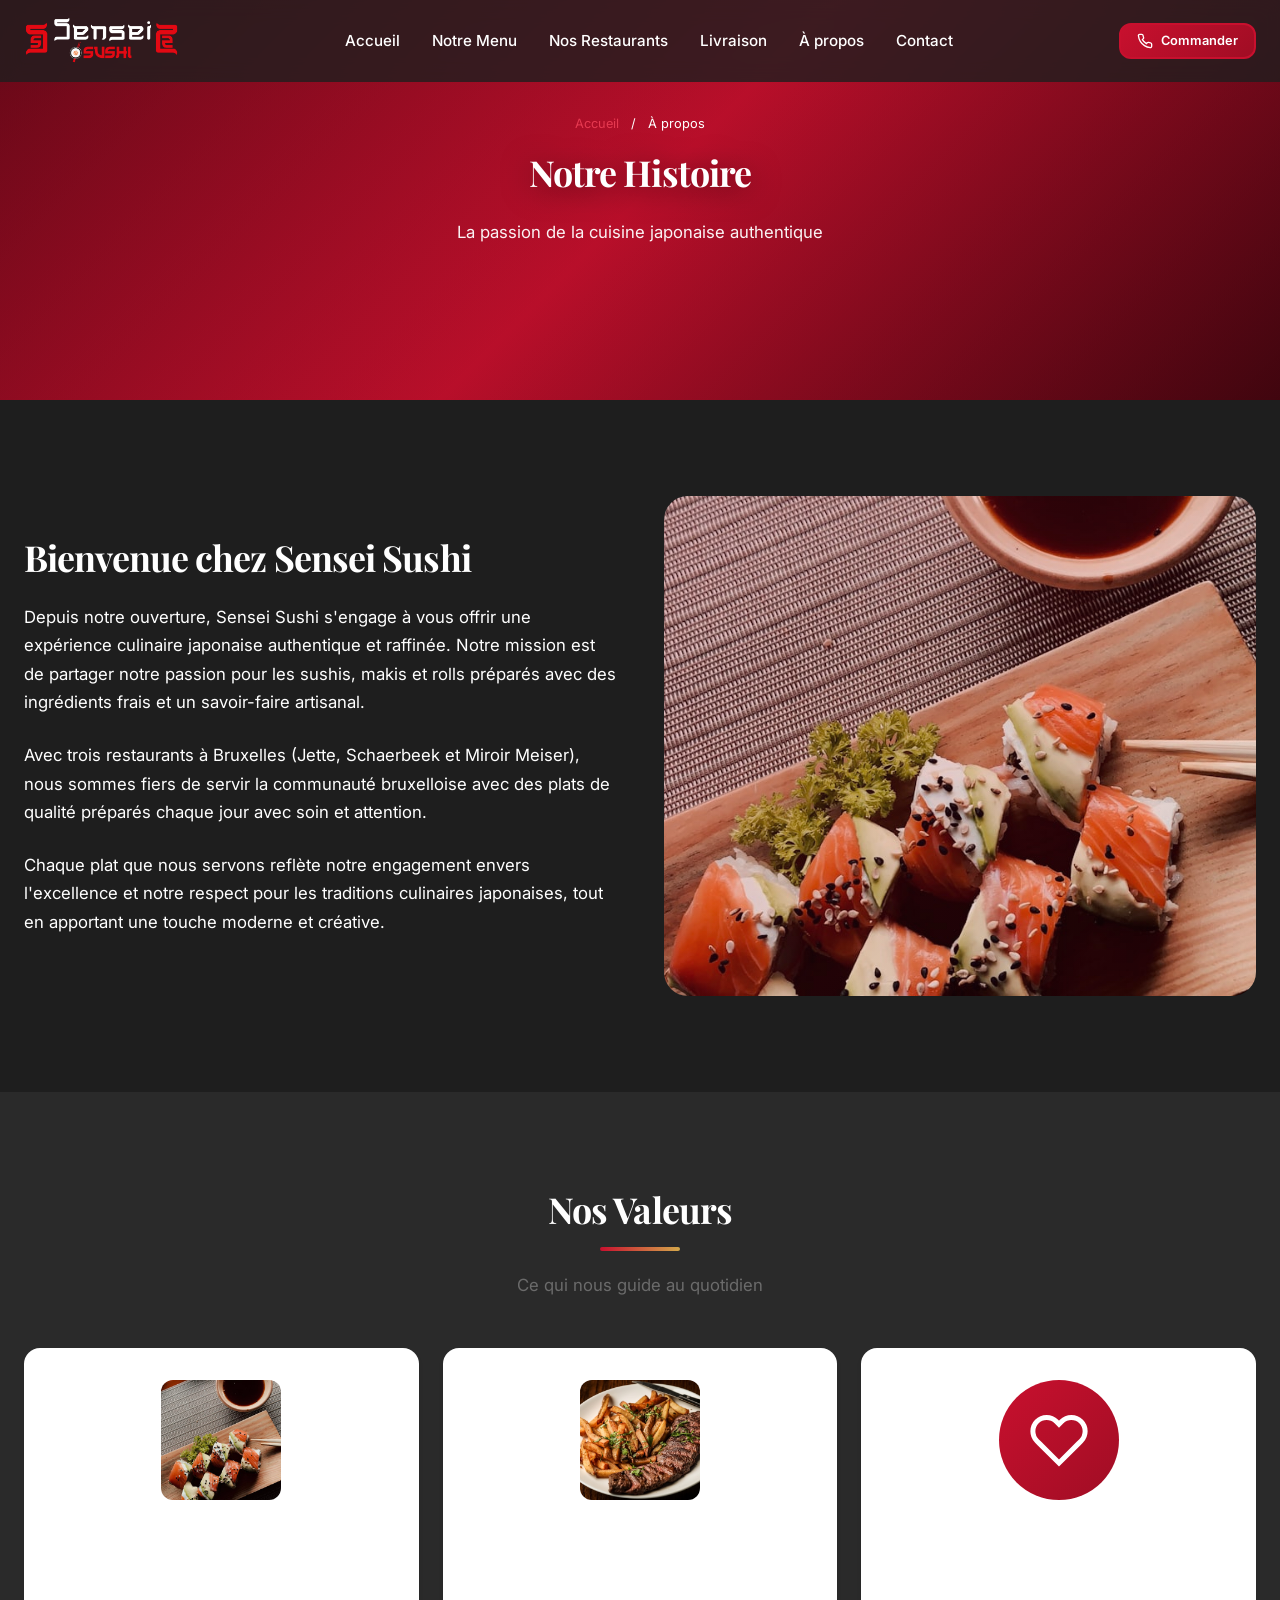
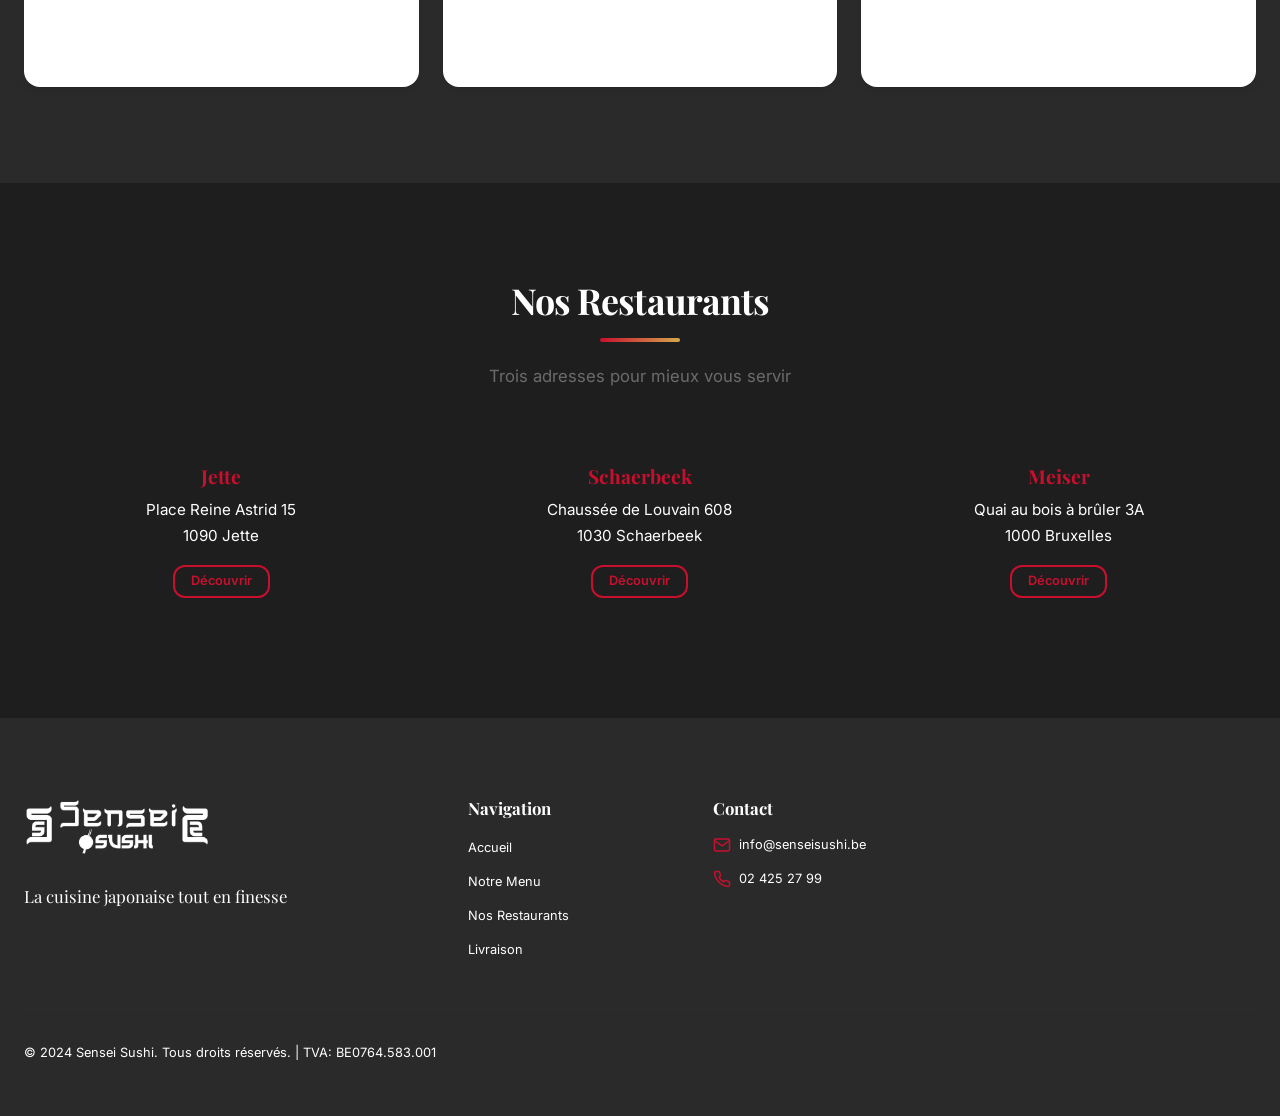
<file: fr/a-propos.html>
<!DOCTYPE html>
<html lang="fr">
<head>
  <meta charset="UTF-8">
  <meta name="viewport" content="width=device-width, initial-scale=1.0">
  <title>À Propos | Sensei Sushi - Notre Histoire</title>
  <meta name="description" content="Découvrez l'histoire de Sensei Sushi, restaurant japonais à Bruxelles. Notre passion pour la cuisine japonaise authentique et nos valeurs.">
  <link rel="canonical" href="https://senseisushi.be/fr/a-propos.html">
  <link rel="preconnect" href="https://fonts.googleapis.com">
  <link rel="preconnect" href="https://fonts.gstatic.com" crossorigin>
  <link href="https://fonts.googleapis.com/css2?family=Inter:wght@400;500;600;700&family=Playfair+Display:wght@600;700&family=Noto+Sans+JP:wght@400;500;700&display=swap" rel="stylesheet">
  <link rel="stylesheet" href="/assets/css/variables.css">
  <link rel="stylesheet" href="/assets/css/reset.css">
  <link rel="stylesheet" href="/assets/css/base.css">
  <link rel="stylesheet" href="/assets/css/typography.css">
  <link rel="stylesheet" href="/assets/css/layout.css">
  <link rel="stylesheet" href="/assets/css/buttons.css">
  <link rel="stylesheet" href="/assets/css/cards.css">
  <link rel="stylesheet" href="/assets/css/header.css">
  <link rel="stylesheet" href="/assets/css/footer.css">
  <link rel="stylesheet" href="/assets/css/hero.css">
  <link rel="stylesheet" href="/assets/css/animations.css">
  <link rel="stylesheet" href="/assets/css/responsive.css">
  <link rel="stylesheet" href="/assets/css/utilities.css">
</head>
<body>
  <header class="header" id="header">
    <div class="container">
      <nav class="nav">
        <a href="/fr/" class="nav__logo">
          <img src="/img/logo-senseisushi.png" alt="Sensei Sushi" width="160" height="50">
        </a>
        <ul class="nav__menu" id="nav-menu">
          <li class="nav__item"><a href="/fr/" class="nav__link">Accueil</a></li>
          <li class="nav__item"><a href="/fr/menu.html" class="nav__link">Notre Menu</a></li>
          <li class="nav__item"><a href="/fr/restaurants.html" class="nav__link">Nos Restaurants</a></li>
          <li class="nav__item"><a href="/fr/livraison.html" class="nav__link">Livraison</a></li>
          <li class="nav__item"><a href="/fr/a-propos.html" class="nav__link">À propos</a></li>
          <li class="nav__item"><a href="/fr/contact.html" class="nav__link">Contact</a></li>
        </ul>
        <div class="nav__actions">
          <a href="tel:024252799" class="btn btn--primary btn--sm nav__cta">
            <svg width="18" height="18" viewBox="0 0 24 24" fill="none" stroke="currentColor" stroke-width="2">
              <path d="M22 16.92v3a2 2 0 0 1-2.18 2 19.79 19.79 0 0 1-8.63-3.07 19.5 19.5 0 0 1-6-6 19.79 19.79 0 0 1-3.07-8.67A2 2 0 0 1 4.11 2h3a2 2 0 0 1 2 1.72c.127.96.361 1.903.7 2.81a2 2 0 0 1-.45 2.11L8.09 9.91a16 16 0 0 0 6 6l1.27-1.27a2 2 0 0 1 2.11-.45c.907.339 1.85.573 2.81.7A2 2 0 0 1 22 16.92z"/>
            </svg>
            <span>Commander</span>
          </a>
          <button class="nav__toggle" id="nav-toggle" aria-label="Menu" aria-expanded="false">
            <span class="nav__toggle-line"></span>
            <span class="nav__toggle-line"></span>
            <span class="nav__toggle-line"></span>
          </button>
        </div>
      </nav>
    </div>
  </header>

  <section class="hero hero--small">
    <div class="hero__background">
      <div style="width: 100%; height: 100%; background: linear-gradient(135deg, var(--color-primary), var(--color-primary-dark));"></div>
      <div class="hero__overlay"></div>
    </div>
    <div class="container hero__container">
      <div class="hero__content" data-animate="fade-up">
        <nav style="margin-bottom: var(--spacing-4); font-size: var(--text-sm);">
          <a href="/fr/" style="color: var(--color-primary-light);">Accueil</a>
          <span style="color: var(--color-white); margin: 0 var(--spacing-2);">/</span>
          <span style="color: var(--color-white);">À propos</span>
        </nav>
        <h1 class="hero__title" style="font-size: var(--text-4xl);">Notre Histoire</h1>
        <p class="hero__subtitle" style="font-size: var(--text-lg);">
          La passion de la cuisine japonaise authentique
        </p>
      </div>
    </div>
  </section>

  <section class="section">
    <div class="container">
      <div class="grid grid--2" style="gap: var(--spacing-12); align-items: center;">
        <div data-animate="fade-right">
          <h2 style="font-size: var(--text-4xl); margin-bottom: var(--spacing-6);">Bienvenue chez Sensei Sushi</h2>
          <p style="font-size: var(--text-lg); line-height: var(--leading-relaxed); color: var(--color-white); margin-bottom: var(--spacing-6);">
            Depuis notre ouverture, Sensei Sushi s'engage à vous offrir une expérience culinaire japonaise authentique et raffinée. 
            Notre mission est de partager notre passion pour les sushis, makis et rolls préparés avec des ingrédients frais et un savoir-faire artisanal.
          </p>
          <p style="font-size: var(--text-lg); line-height: var(--leading-relaxed); color: var(--color-white); margin-bottom: var(--spacing-6);">
            Avec trois restaurants à Bruxelles (Jette, Schaerbeek et Miroir Meiser), nous sommes fiers de servir la communauté 
            bruxelloise avec des plats de qualité préparés chaque jour avec soin et attention.
          </p>
          <p style="font-size: var(--text-lg); line-height: var(--leading-relaxed); color: var(--color-white);">
            Chaque plat que nous servons reflète notre engagement envers l'excellence et notre respect pour les traditions culinaires japonaises, 
            tout en apportant une touche moderne et créative.
          </p>
        </div>
        <div data-animate="fade-left">
          <div style="width: 100%; height: 500px; border-radius: var(--rounded-2xl); overflow: hidden; position: relative;">
            <img src="/img/about-sushi.jpg" alt="Sushis Sensei Sushi" style="width: 100%; height: 100%; object-fit: cover;" loading="lazy">
            <div style="position: absolute; inset: 0; background: linear-gradient(135deg, rgba(200, 16, 46, 0.2), rgba(200, 16, 46, 0.05));"></div>
          </div>
        </div>
      </div>
    </div>
  </section>

  <section class="section section--gray">
    <div class="container">
      <div class="section-header" data-animate="fade-up">
        <h2 class="section-title">Nos Valeurs</h2>
        <p class="section-subtitle">Ce qui nous guide au quotidien</p>
      </div>
      
      <div class="grid grid--3" style="margin-top: var(--spacing-12);">
        <div data-animate="fade-up" style="text-align: center; padding: var(--spacing-8); background: var(--color-white); border-radius: var(--rounded-xl); box-shadow: var(--shadow-md);">
          <div style="width: 120px; height: 120px; margin: 0 auto var(--spacing-4); border-radius: var(--rounded-lg); overflow: hidden;">
            <img src="/img/sushi-fresh.jpg" alt="Fraîcheur" style="width: 100%; height: 100%; object-fit: cover;" loading="lazy">
          </div>
          <h3 style="font-size: var(--text-xl); margin-bottom: var(--spacing-4);">Fraîcheur</h3>
          <p style="color: var(--color-white); line-height: var(--leading-relaxed);">
            Nous sélectionnons chaque jour les meilleurs ingrédients pour garantir une fraîcheur optimale dans tous nos plats.
          </p>
        </div>
        
        <div data-animate="fade-up" data-delay="100" style="text-align: center; padding: var(--spacing-8); background: var(--color-white); border-radius: var(--rounded-xl); box-shadow: var(--shadow-md);">
          <div style="width: 120px; height: 120px; margin: 0 auto var(--spacing-4); border-radius: var(--rounded-lg); overflow: hidden;">
            <img src="/img/chef-cooking.jpg" alt="Savoir-faire" style="width: 100%; height: 100%; object-fit: cover;" loading="lazy">
          </div>
          <h3 style="font-size: var(--text-xl); margin-bottom: var(--spacing-4);">Savoir-faire</h3>
          <p style="color: var(--color-white); line-height: var(--leading-relaxed);">
            Nos chefs maîtrisent les techniques traditionnelles japonaises et créent des plats uniques avec passion et créativité.
          </p>
        </div>
        
        <div data-animate="fade-up" data-delay="200" style="text-align: center; padding: var(--spacing-8); background: var(--color-white); border-radius: var(--rounded-xl); box-shadow: var(--shadow-md);">
          <div style="width: 120px; height: 120px; margin: 0 auto var(--spacing-4); border-radius: var(--rounded-full); background: linear-gradient(135deg, var(--color-primary), var(--color-primary-dark)); display: flex; align-items: center; justify-content: center;">
            <svg width="60" height="60" viewBox="0 0 24 24" fill="none" stroke="white" stroke-width="2">
              <path d="M20.84 4.61a5.5 5.5 0 0 0-7.78 0L12 5.67l-1.06-1.06a5.5 5.5 0 0 0-7.78 7.78l1.06 1.06L12 21.23l7.78-7.78 1.06-1.06a5.5 5.5 0 0 0 0-7.78z"/>
            </svg>
          </div>
          <h3 style="font-size: var(--text-xl); margin-bottom: var(--spacing-4);">Passion</h3>
          <p style="color: var(--color-white); line-height: var(--leading-relaxed);">
            Chaque plat est préparé avec amour et attention aux détails pour vous offrir une expérience culinaire mémorable.
          </p>
        </div>
      </div>
    </div>
  </section>

  <section class="section">
    <div class="container">
      <div class="section-header" data-animate="fade-up">
        <h2 class="section-title">Nos Restaurants</h2>
        <p class="section-subtitle">Trois adresses pour mieux vous servir</p>
      </div>
      
      <div class="grid grid--3" style="margin-top: var(--spacing-12);">
        <div data-animate="fade-up" style="text-align: center; padding: var(--spacing-6);">
          <h3 style="font-size: var(--text-xl); margin-bottom: var(--spacing-2); color: var(--color-primary);">Jette</h3>
          <p style="color: var(--color-white); margin-bottom: var(--spacing-4);">Place Reine Astrid 15<br>1090 Jette</p>
          <a href="/fr/restaurants/jette.html" class="btn btn--outline btn--sm">Découvrir</a>
        </div>
        
        <div data-animate="fade-up" data-delay="100" style="text-align: center; padding: var(--spacing-6);">
          <h3 style="font-size: var(--text-xl); margin-bottom: var(--spacing-2); color: var(--color-primary);">Schaerbeek</h3>
          <p style="color: var(--color-white); margin-bottom: var(--spacing-4);">Chaussée de Louvain 608<br>1030 Schaerbeek</p>
          <a href="/fr/restaurants/schaerbeek.html" class="btn btn--outline btn--sm">Découvrir</a>
        </div>
        
        <div data-animate="fade-up" data-delay="200" style="text-align: center; padding: var(--spacing-6);">
          <h3 style="font-size: var(--text-xl); margin-bottom: var(--spacing-2); color: var(--color-primary);">Meiser</h3>
          <p style="color: var(--color-white); margin-bottom: var(--spacing-4);">Quai au bois à brûler 3A<br>1000 Bruxelles</p>
          <a href="/fr/restaurants/meiser.html" class="btn btn--outline btn--sm">Découvrir</a>
        </div>
      </div>
    </div>
  </section>

  <footer class="footer">
    <div class="container">
      <div class="footer__main">
        <div class="footer__grid">
          <div class="footer__brand">
            <a href="/fr/" class="footer__logo">
              <img src="/img/logo-senseisushi.png" alt="Sensei Sushi" width="180">
            </a>
            <p class="footer__slogan">La cuisine japonaise tout en finesse</p>
          </div>
          <div class="footer__column">
            <h4 class="footer__title">Navigation</h4>
            <ul class="footer__links">
              <li><a href="/fr/">Accueil</a></li>
              <li><a href="/fr/menu.html">Notre Menu</a></li>
              <li><a href="/fr/restaurants.html">Nos Restaurants</a></li>
              <li><a href="/fr/livraison.html">Livraison</a></li>
            </ul>
          </div>
          <div class="footer__column">
            <h4 class="footer__title">Contact</h4>
            <ul class="footer__contact">
              <li>
                <svg width="18" height="18" viewBox="0 0 24 24" fill="none" stroke="currentColor" stroke-width="2">
                  <path d="M4 4h16c1.1 0 2 .9 2 2v12c0 1.1-.9 2-2 2H4c-1.1 0-2-.9-2-2V6c0-1.1.9-2 2-2z"/>
                  <polyline points="22,6 12,13 2,6"/>
                </svg>
                <a href="mailto:info@senseisushi.be">info@senseisushi.be</a>
              </li>
              <li>
                <svg width="18" height="18" viewBox="0 0 24 24" fill="none" stroke="currentColor" stroke-width="2">
                  <path d="M22 16.92v3a2 2 0 0 1-2.18 2 19.79 19.79 0 0 1-8.63-3.07 19.5 19.5 0 0 1-6-6 19.79 19.79 0 0 1-3.07-8.67A2 2 0 0 1 4.11 2h3a2 2 0 0 1 2 1.72c.127.96.361 1.903.7 2.81a2 2 0 0 1-.45 2.11L8.09 9.91a16 16 0 0 0 6 6l1.27-1.27a2 2 0 0 1 2.11-.45c.907.339 1.85.573 2.81.7A2 2 0 0 1 22 16.92z"/>
                </svg>
                <a href="tel:024252799">02 425 27 99</a>
              </li>
            </ul>
          </div>
        </div>
      </div>
      <div class="footer__bottom">
        <div class="footer__bottom-content">
          <p class="footer__copyright">© 2024 Sensei Sushi. Tous droits réservés. | TVA: BE0764.583.001</p>
        </div>
      </div>
    </div>
  </footer>
  <script src="/assets/js/main.js"></script>
</body>
</html>
</file>
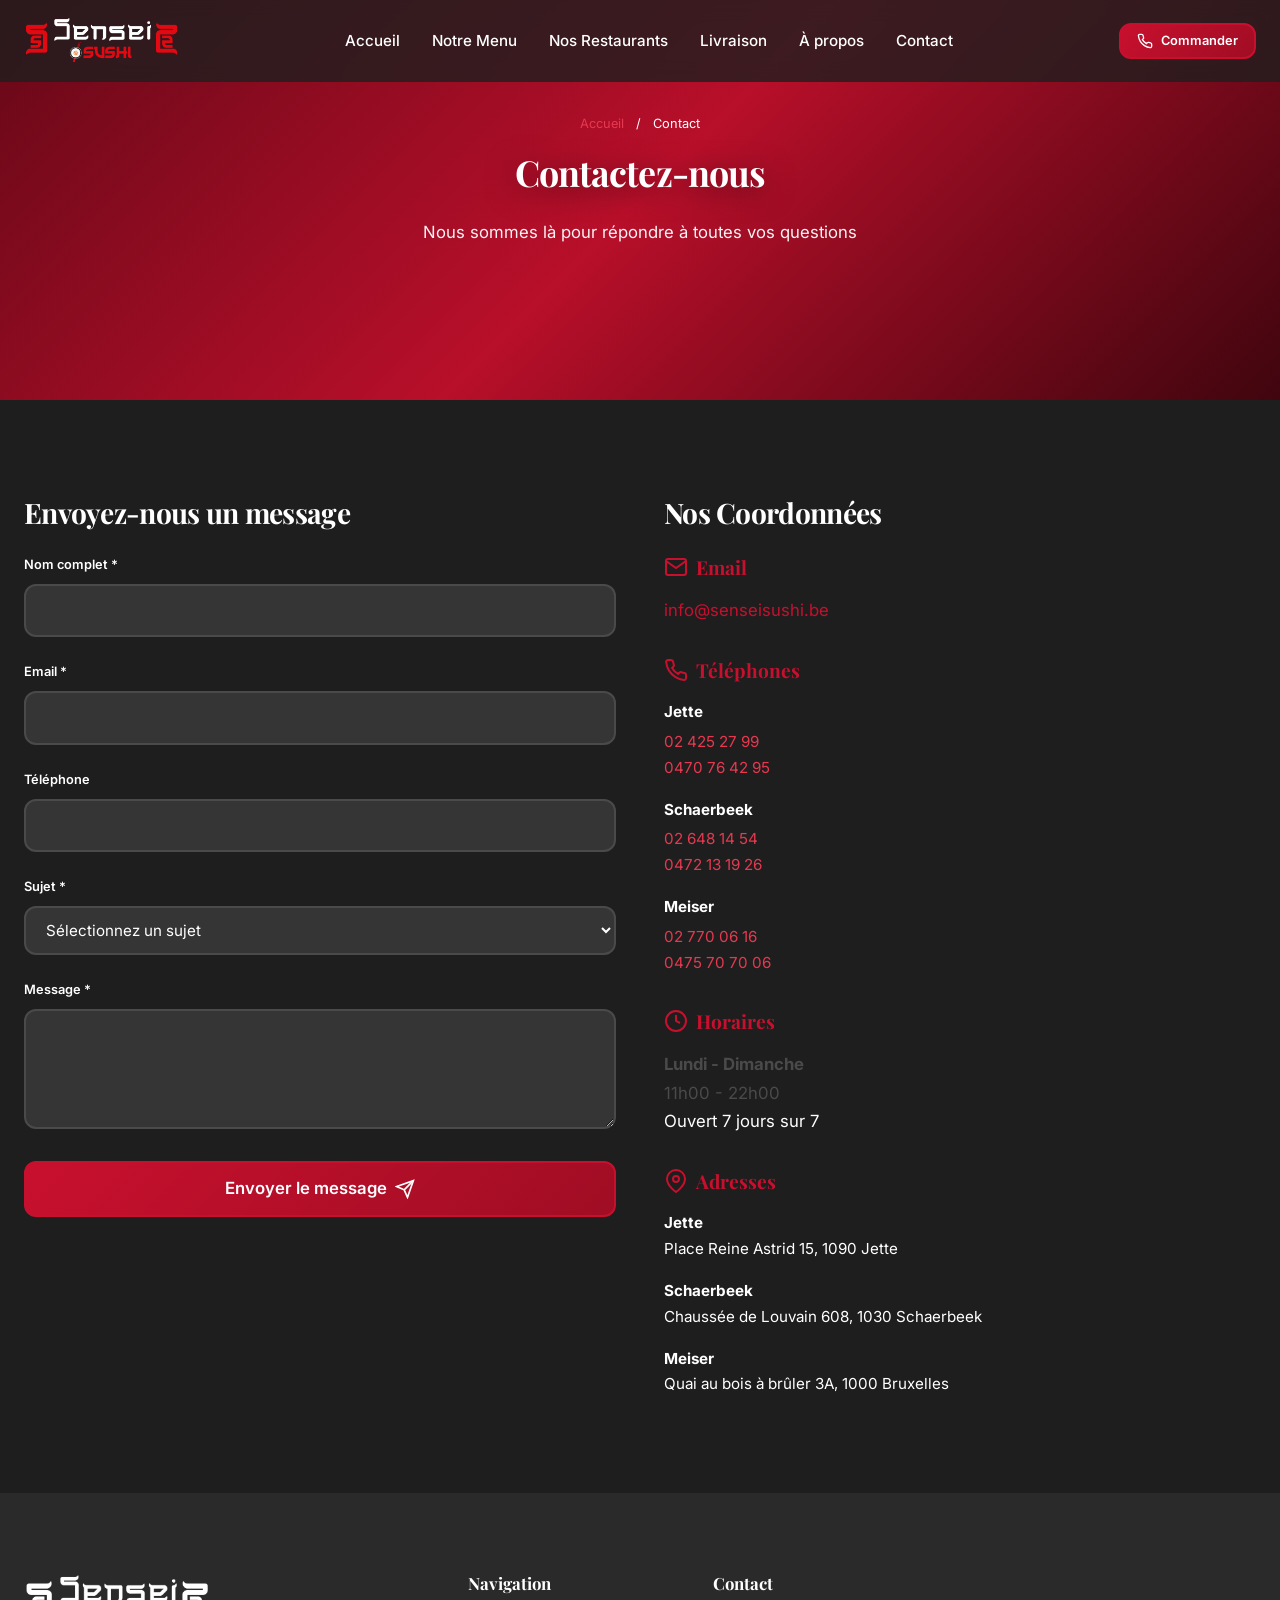
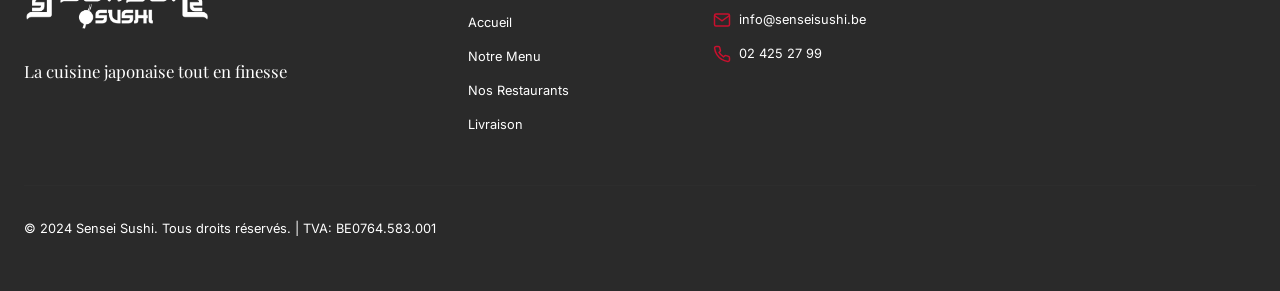
<file: fr/contact.html>
<!DOCTYPE html>
<html lang="fr">
<head>
  <meta charset="UTF-8">
  <meta name="viewport" content="width=device-width, initial-scale=1.0">
  <title>Contact | Sensei Sushi - Nous Contacter</title>
  <meta name="description" content="Contactez Sensei Sushi pour vos commandes, réservations ou questions. Téléphones, adresses email et formulaires de contact pour nos 3 restaurants à Bruxelles.">
  <link rel="canonical" href="https://senseisushi.be/fr/contact.html">
  <link rel="preconnect" href="https://fonts.googleapis.com">
  <link rel="preconnect" href="https://fonts.gstatic.com" crossorigin>
  <link href="https://fonts.googleapis.com/css2?family=Inter:wght@400;500;600;700&family=Playfair+Display:wght@600;700&family=Noto+Sans+JP:wght@400;500;700&display=swap" rel="stylesheet">
  <link rel="stylesheet" href="/assets/css/variables.css">
  <link rel="stylesheet" href="/assets/css/reset.css">
  <link rel="stylesheet" href="/assets/css/base.css">
  <link rel="stylesheet" href="/assets/css/typography.css">
  <link rel="stylesheet" href="/assets/css/layout.css">
  <link rel="stylesheet" href="/assets/css/buttons.css">
  <link rel="stylesheet" href="/assets/css/cards.css">
  <link rel="stylesheet" href="/assets/css/header.css">
  <link rel="stylesheet" href="/assets/css/footer.css">
  <link rel="stylesheet" href="/assets/css/hero.css">
  <link rel="stylesheet" href="/assets/css/forms.css">
  <link rel="stylesheet" href="/assets/css/animations.css">
  <link rel="stylesheet" href="/assets/css/responsive.css">
  <link rel="stylesheet" href="/assets/css/utilities.css">
</head>
<body>
  <header class="header" id="header">
    <div class="container">
      <nav class="nav">
        <a href="/fr/" class="nav__logo">
          <img src="/img/logo-senseisushi.png" alt="Sensei Sushi" width="160" height="50">
        </a>
        <ul class="nav__menu" id="nav-menu">
          <li class="nav__item"><a href="/fr/" class="nav__link">Accueil</a></li>
          <li class="nav__item"><a href="/fr/menu.html" class="nav__link">Notre Menu</a></li>
          <li class="nav__item"><a href="/fr/restaurants.html" class="nav__link">Nos Restaurants</a></li>
          <li class="nav__item"><a href="/fr/livraison.html" class="nav__link">Livraison</a></li>
          <li class="nav__item"><a href="/fr/a-propos.html" class="nav__link">À propos</a></li>
          <li class="nav__item"><a href="/fr/contact.html" class="nav__link">Contact</a></li>
        </ul>
        <div class="nav__actions">
          <a href="tel:024252799" class="btn btn--primary btn--sm nav__cta">
            <svg width="18" height="18" viewBox="0 0 24 24" fill="none" stroke="currentColor" stroke-width="2">
              <path d="M22 16.92v3a2 2 0 0 1-2.18 2 19.79 19.79 0 0 1-8.63-3.07 19.5 19.5 0 0 1-6-6 19.79 19.79 0 0 1-3.07-8.67A2 2 0 0 1 4.11 2h3a2 2 0 0 1 2 1.72c.127.96.361 1.903.7 2.81a2 2 0 0 1-.45 2.11L8.09 9.91a16 16 0 0 0 6 6l1.27-1.27a2 2 0 0 1 2.11-.45c.907.339 1.85.573 2.81.7A2 2 0 0 1 22 16.92z"/>
            </svg>
            <span>Commander</span>
          </a>
          <button class="nav__toggle" id="nav-toggle" aria-label="Menu" aria-expanded="false">
            <span class="nav__toggle-line"></span>
            <span class="nav__toggle-line"></span>
            <span class="nav__toggle-line"></span>
          </button>
        </div>
      </nav>
    </div>
  </header>

  <section class="hero hero--small">
    <div class="hero__background">
      <div style="width: 100%; height: 100%; background: linear-gradient(135deg, var(--color-primary), var(--color-primary-dark));"></div>
      <div class="hero__overlay"></div>
    </div>
    <div class="container hero__container">
      <div class="hero__content" data-animate="fade-up">
        <nav style="margin-bottom: var(--spacing-4); font-size: var(--text-sm);">
          <a href="/fr/" style="color: var(--color-primary-light);">Accueil</a>
          <span style="color: var(--color-white); margin: 0 var(--spacing-2);">/</span>
          <span style="color: var(--color-white);">Contact</span>
        </nav>
        <h1 class="hero__title" style="font-size: var(--text-4xl);">Contactez-nous</h1>
        <p class="hero__subtitle" style="font-size: var(--text-lg);">
          Nous sommes là pour répondre à toutes vos questions
        </p>
      </div>
    </div>
  </section>

  <section class="section">
    <div class="container">
      <div class="grid grid--2" style="gap: var(--spacing-12); align-items: start;">
        <!-- Formulaire -->
        <div data-animate="fade-right">
          <h2 style="font-size: var(--text-3xl); margin-bottom: var(--spacing-6);">Envoyez-nous un message</h2>
          <form class="form" data-validate>
            <div class="form__group">
              <label for="name" class="form__label">Nom complet *</label>
              <input type="text" id="name" name="name" class="form__input" required>
            </div>
            
            <div class="form__group">
              <label for="email" class="form__label">Email *</label>
              <input type="email" id="email" name="email" class="form__input" required>
            </div>
            
            <div class="form__group">
              <label for="phone" class="form__label">Téléphone</label>
              <input type="tel" id="phone" name="phone" class="form__input">
            </div>
            
            <div class="form__group">
              <label for="subject" class="form__label">Sujet *</label>
              <select id="subject" name="subject" class="form__select" required>
                <option value="">Sélectionnez un sujet</option>
                <option value="commande">Commande / Livraison</option>
                <option value="reservation">Réservation</option>
                <option value="question">Question générale</option>
                <option value="avis">Avis / Suggestion</option>
                <option value="autre">Autre</option>
              </select>
            </div>
            
            <div class="form__group">
              <label for="message" class="form__label">Message *</label>
              <textarea id="message" name="message" class="form__textarea" required></textarea>
            </div>
            
            <button type="submit" class="btn btn--primary btn--lg form__submit">
              Envoyer le message
              <svg width="20" height="20" viewBox="0 0 24 24" fill="none" stroke="currentColor" stroke-width="2">
                <line x1="22" y1="2" x2="11" y2="13"/>
                <polygon points="22 2 15 22 11 13 2 9 22 2"/>
              </svg>
            </button>
          </form>
        </div>
        
        <!-- Informations de contact -->
        <div data-animate="fade-left">
          <h2 style="font-size: var(--text-3xl); margin-bottom: var(--spacing-6);">Nos Coordonnées</h2>
          
          <div style="margin-bottom: var(--spacing-8);">
            <h3 style="font-size: var(--text-xl); margin-bottom: var(--spacing-4); color: var(--color-primary); display: flex; align-items: center; gap: var(--spacing-2);">
              <svg width="24" height="24" viewBox="0 0 24 24" fill="none" stroke="currentColor" stroke-width="2">
                <path d="M4 4h16c1.1 0 2 .9 2 2v12c0 1.1-.9 2-2 2H4c-1.1 0-2-.9-2-2V6c0-1.1.9-2 2-2z"/>
                <polyline points="22,6 12,13 2,6"/>
              </svg>
              Email
            </h3>
            <p style="font-size: var(--text-lg);">
              <a href="mailto:info@senseisushi.be" style="color: var(--color-primary);">info@senseisushi.be</a>
            </p>
          </div>
          
          <div style="margin-bottom: var(--spacing-8);">
            <h3 style="font-size: var(--text-xl); margin-bottom: var(--spacing-4); color: var(--color-primary); display: flex; align-items: center; gap: var(--spacing-2);">
              <svg width="24" height="24" viewBox="0 0 24 24" fill="none" stroke="currentColor" stroke-width="2">
                <path d="M22 16.92v3a2 2 0 0 1-2.18 2 19.79 19.79 0 0 1-8.63-3.07 19.5 19.5 0 0 1-6-6 19.79 19.79 0 0 1-3.07-8.67A2 2 0 0 1 4.11 2h3a2 2 0 0 1 2 1.72c.127.96.361 1.903.7 2.81a2 2 0 0 1-.45 2.11L8.09 9.91a16 16 0 0 0 6 6l1.27-1.27a2 2 0 0 1 2.11-.45c.907.339 1.85.573 2.81.7A2 2 0 0 1 22 16.92z"/>
              </svg>
              Téléphones
            </h3>
            <div style="display: flex; flex-direction: column; gap: var(--spacing-4);">
              <div>
                <strong style="display: block; margin-bottom: var(--spacing-1);">Jette</strong>
                <a href="tel:024252799" style="color: var(--color-primary-light);">02 425 27 99</a><br>
                <a href="tel:0470764295" style="color: var(--color-primary-light);">0470 76 42 95</a>
              </div>
              <div>
                <strong style="display: block; margin-bottom: var(--spacing-1); color: var(--color-white);">Schaerbeek</strong>
                <a href="tel:026481454" style="color: var(--color-primary-light);">02 648 14 54</a><br>
                <a href="tel:0472131926" style="color: var(--color-primary-light);">0472 13 19 26</a>
              </div>
              <div>
                <strong style="display: block; margin-bottom: var(--spacing-1); color: var(--color-white);">Meiser</strong>
                <a href="tel:027700616" style="color: var(--color-primary-light);">02 770 06 16</a><br>
                <a href="tel:0475707006" style="color: var(--color-primary-light);">0475 70 70 06</a>
              </div>
            </div>
          </div>
          
          <div style="margin-bottom: var(--spacing-8);">
            <h3 style="font-size: var(--text-xl); margin-bottom: var(--spacing-4); color: var(--color-primary); display: flex; align-items: center; gap: var(--spacing-2);">
              <svg width="24" height="24" viewBox="0 0 24 24" fill="none" stroke="currentColor" stroke-width="2">
                <circle cx="12" cy="12" r="10"/>
                <polyline points="12 6 12 12 16 14"/>
              </svg>
              Horaires
            </h3>
            <p style="font-size: var(--text-lg);">
              <strong>Lundi - Dimanche</strong><br>
              11h00 - 22h00<br>
              <span style="color: var(--color-white);">Ouvert 7 jours sur 7</span>
            </p>
          </div>
          
          <div>
            <h3 style="font-size: var(--text-xl); margin-bottom: var(--spacing-4); color: var(--color-primary); display: flex; align-items: center; gap: var(--spacing-2);">
              <svg width="24" height="24" viewBox="0 0 24 24" fill="none" stroke="currentColor" stroke-width="2">
                <path d="M21 10c0 7-9 13-9 13s-9-6-9-13a9 9 0 0 1 18 0z"/>
                <circle cx="12" cy="10" r="3"/>
              </svg>
              Adresses
            </h3>
            <div style="display: flex; flex-direction: column; gap: var(--spacing-4);">
              <div>
                <strong style="color: var(--color-white);">Jette</strong><br>
                <span style="color: var(--color-white);">Place Reine Astrid 15, 1090 Jette</span>
              </div>
              <div>
                <strong style="color: var(--color-white);">Schaerbeek</strong><br>
                <span style="color: var(--color-white);">Chaussée de Louvain 608, 1030 Schaerbeek</span>
              </div>
              <div>
                <strong style="color: var(--color-white);">Meiser</strong><br>
                <span style="color: var(--color-white);">Quai au bois à brûler 3A, 1000 Bruxelles</span>
              </div>
            </div>
          </div>
        </div>
      </div>
    </div>
  </section>

  <footer class="footer">
    <div class="container">
      <div class="footer__main">
        <div class="footer__grid">
          <div class="footer__brand">
            <a href="/fr/" class="footer__logo">
              <img src="/img/logo-senseisushi.png" alt="Sensei Sushi" width="180">
            </a>
            <p class="footer__slogan">La cuisine japonaise tout en finesse</p>
          </div>
          <div class="footer__column">
            <h4 class="footer__title">Navigation</h4>
            <ul class="footer__links">
              <li><a href="/fr/">Accueil</a></li>
              <li><a href="/fr/menu.html">Notre Menu</a></li>
              <li><a href="/fr/restaurants.html">Nos Restaurants</a></li>
              <li><a href="/fr/livraison.html">Livraison</a></li>
            </ul>
          </div>
          <div class="footer__column">
            <h4 class="footer__title">Contact</h4>
            <ul class="footer__contact">
              <li>
                <svg width="18" height="18" viewBox="0 0 24 24" fill="none" stroke="currentColor" stroke-width="2">
                  <path d="M4 4h16c1.1 0 2 .9 2 2v12c0 1.1-.9 2-2 2H4c-1.1 0-2-.9-2-2V6c0-1.1.9-2 2-2z"/>
                  <polyline points="22,6 12,13 2,6"/>
                </svg>
                <a href="mailto:info@senseisushi.be">info@senseisushi.be</a>
              </li>
              <li>
                <svg width="18" height="18" viewBox="0 0 24 24" fill="none" stroke="currentColor" stroke-width="2">
                  <path d="M22 16.92v3a2 2 0 0 1-2.18 2 19.79 19.79 0 0 1-8.63-3.07 19.5 19.5 0 0 1-6-6 19.79 19.79 0 0 1-3.07-8.67A2 2 0 0 1 4.11 2h3a2 2 0 0 1 2 1.72c.127.96.361 1.903.7 2.81a2 2 0 0 1-.45 2.11L8.09 9.91a16 16 0 0 0 6 6l1.27-1.27a2 2 0 0 1 2.11-.45c.907.339 1.85.573 2.81.7A2 2 0 0 1 22 16.92z"/>
                </svg>
                <a href="tel:024252799">02 425 27 99</a>
              </li>
            </ul>
          </div>
        </div>
      </div>
      <div class="footer__bottom">
        <div class="footer__bottom-content">
          <p class="footer__copyright">© 2024 Sensei Sushi. Tous droits réservés. | TVA: BE0764.583.001</p>
        </div>
      </div>
    </div>
  </footer>
  <script src="/assets/js/main.js"></script>
  <script src="/assets/js/form-validation.js"></script>
</body>
</html>
</file>
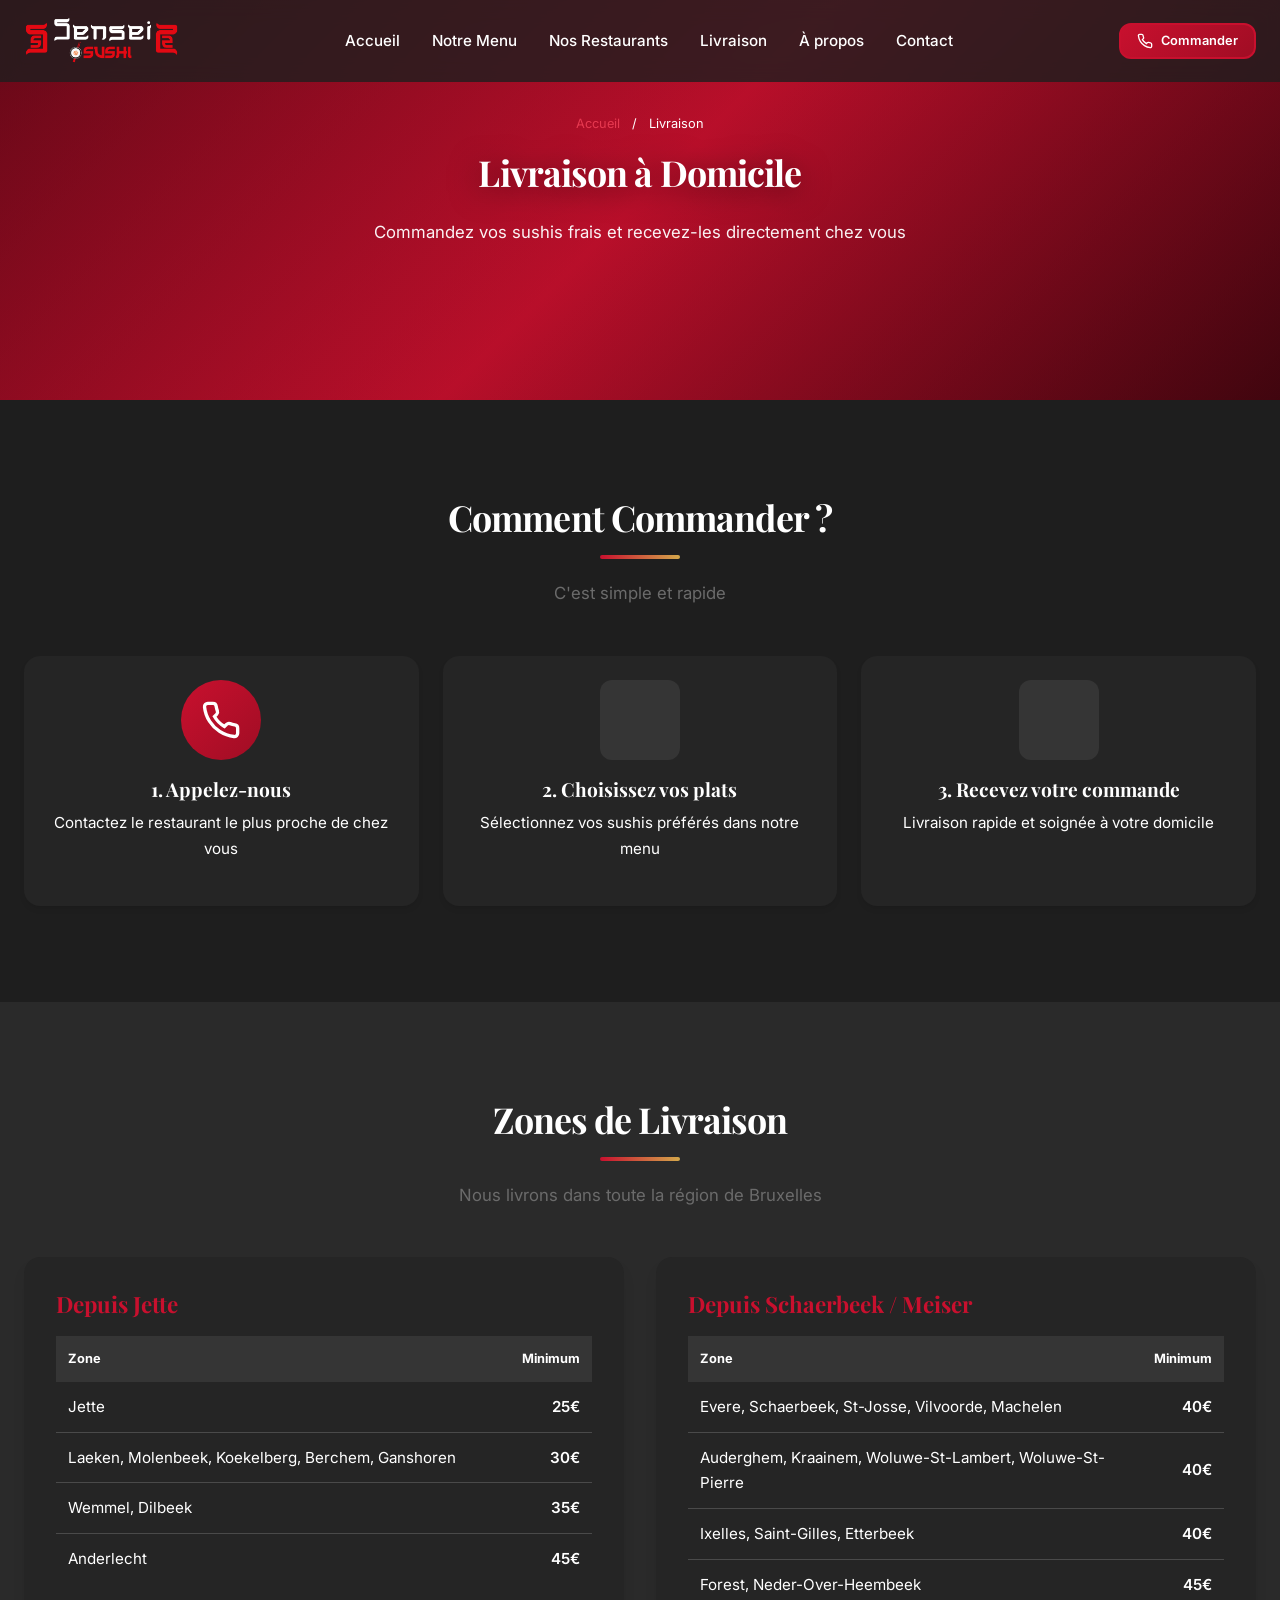
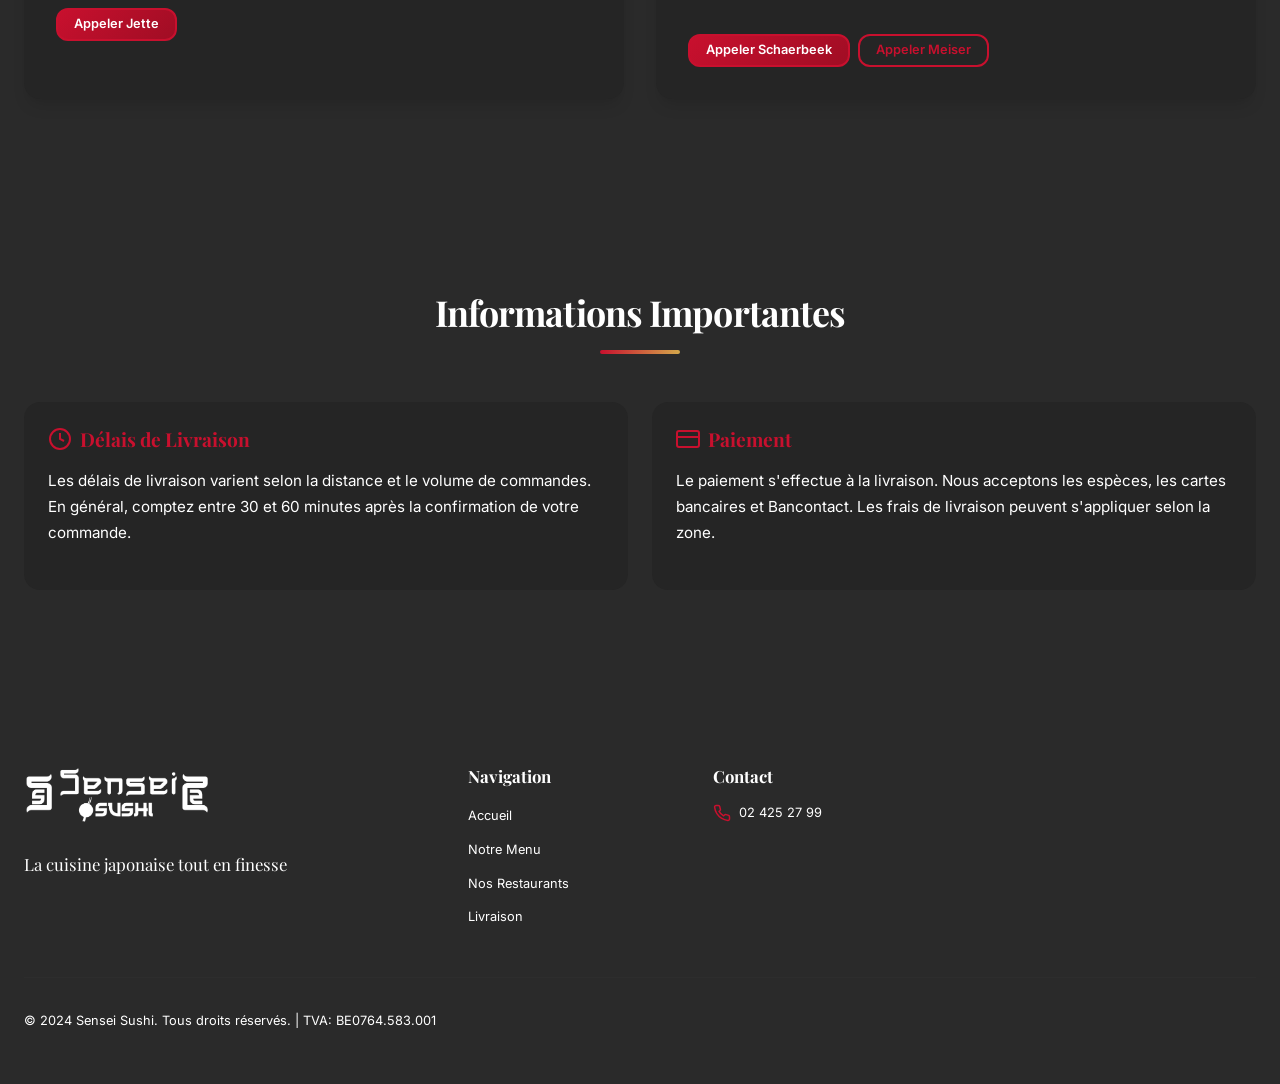
<file: fr/livraison.html>
<!DOCTYPE html>
<html lang="fr">
<head>
  <meta charset="UTF-8">
  <meta name="viewport" content="width=device-width, initial-scale=1.0">
  <title>Livraison | Sensei Sushi - Zones de livraison Bruxelles</title>
  <meta name="description" content="Commandez vos sushis Sensei Sushi en livraison à Bruxelles. Découvrez nos zones de livraison et les minimums de commande pour Jette, Schaerbeek et Meiser.">
  <link rel="canonical" href="https://senseisushi.be/fr/livraison.html">
  <link rel="preconnect" href="https://fonts.googleapis.com">
  <link rel="preconnect" href="https://fonts.gstatic.com" crossorigin>
  <link href="https://fonts.googleapis.com/css2?family=Inter:wght@400;500;600;700&family=Playfair+Display:wght@600;700&family=Noto+Sans+JP:wght@400;500;700&display=swap" rel="stylesheet">
  <link rel="stylesheet" href="/assets/css/variables.css">
  <link rel="stylesheet" href="/assets/css/reset.css">
  <link rel="stylesheet" href="/assets/css/base.css">
  <link rel="stylesheet" href="/assets/css/typography.css">
  <link rel="stylesheet" href="/assets/css/layout.css">
  <link rel="stylesheet" href="/assets/css/buttons.css">
  <link rel="stylesheet" href="/assets/css/cards.css">
  <link rel="stylesheet" href="/assets/css/header.css">
  <link rel="stylesheet" href="/assets/css/footer.css">
  <link rel="stylesheet" href="/assets/css/hero.css">
  <link rel="stylesheet" href="/assets/css/animations.css">
  <link rel="stylesheet" href="/assets/css/responsive.css">
  <link rel="stylesheet" href="/assets/css/utilities.css">
</head>
<body>
  <header class="header" id="header">
    <div class="container">
      <nav class="nav">
        <a href="/fr/" class="nav__logo">
          <img src="/img/logo-senseisushi.png" alt="Sensei Sushi" width="160" height="50">
        </a>
        <ul class="nav__menu" id="nav-menu">
          <li class="nav__item"><a href="/fr/" class="nav__link">Accueil</a></li>
          <li class="nav__item"><a href="/fr/menu.html" class="nav__link">Notre Menu</a></li>
          <li class="nav__item"><a href="/fr/restaurants.html" class="nav__link">Nos Restaurants</a></li>
          <li class="nav__item"><a href="/fr/livraison.html" class="nav__link">Livraison</a></li>
          <li class="nav__item"><a href="/fr/a-propos.html" class="nav__link">À propos</a></li>
          <li class="nav__item"><a href="/fr/contact.html" class="nav__link">Contact</a></li>
        </ul>
        <div class="nav__actions">
          <a href="tel:024252799" class="btn btn--primary btn--sm nav__cta">
            <svg width="18" height="18" viewBox="0 0 24 24" fill="none" stroke="currentColor" stroke-width="2">
              <path d="M22 16.92v3a2 2 0 0 1-2.18 2 19.79 19.79 0 0 1-8.63-3.07 19.5 19.5 0 0 1-6-6 19.79 19.79 0 0 1-3.07-8.67A2 2 0 0 1 4.11 2h3a2 2 0 0 1 2 1.72c.127.96.361 1.903.7 2.81a2 2 0 0 1-.45 2.11L8.09 9.91a16 16 0 0 0 6 6l1.27-1.27a2 2 0 0 1 2.11-.45c.907.339 1.85.573 2.81.7A2 2 0 0 1 22 16.92z"/>
            </svg>
            <span>Commander</span>
          </a>
          <button class="nav__toggle" id="nav-toggle" aria-label="Menu" aria-expanded="false">
            <span class="nav__toggle-line"></span>
            <span class="nav__toggle-line"></span>
            <span class="nav__toggle-line"></span>
          </button>
        </div>
      </nav>
    </div>
  </header>

  <section class="hero hero--small">
    <div class="hero__background">
      <div style="width: 100%; height: 100%; background: linear-gradient(135deg, var(--color-primary), var(--color-primary-dark));"></div>
      <div class="hero__overlay"></div>
    </div>
    <div class="container hero__container">
      <div class="hero__content" data-animate="fade-up">
        <nav style="margin-bottom: var(--spacing-4); font-size: var(--text-sm);">
          <a href="/fr/" style="color: var(--color-primary-light);">Accueil</a>
          <span style="color: var(--color-white); margin: 0 var(--spacing-2);">/</span>
          <span style="color: var(--color-white);">Livraison</span>
        </nav>
        <h1 class="hero__title" style="font-size: var(--text-4xl);">Livraison à Domicile</h1>
        <p class="hero__subtitle" style="font-size: var(--text-lg);">
          Commandez vos sushis frais et recevez-les directement chez vous
        </p>
      </div>
    </div>
  </section>

  <section class="section">
    <div class="container">
      <div class="section-header" data-animate="fade-up">
        <h2 class="section-title">Comment Commander ?</h2>
        <p class="section-subtitle">C'est simple et rapide</p>
      </div>
      
      <div class="grid grid--3" style="margin-top: var(--spacing-12);">
        <div class="flex flex--col" data-animate="fade-up" data-delay="100" style="text-align: center; padding: var(--spacing-6); background: var(--color-bg-card); border-radius: var(--rounded-xl); box-shadow: var(--shadow-md);">
          <div style="width: 80px; height: 80px; margin: 0 auto var(--spacing-4); border-radius: var(--rounded-full); background: linear-gradient(135deg, var(--color-primary), var(--color-primary-dark)); display: flex; align-items: center; justify-content: center;">
            <svg width="40" height="40" viewBox="0 0 24 24" fill="none" stroke="white" stroke-width="2">
              <path d="M22 16.92v3a2 2 0 0 1-2.18 2 19.79 19.79 0 0 1-8.63-3.07 19.5 19.5 0 0 1-6-6 19.79 19.79 0 0 1-3.07-8.67A2 2 0 0 1 4.11 2h3a2 2 0 0 1 2 1.72c.127.96.361 1.903.7 2.81a2 2 0 0 1-.45 2.11L8.09 9.91a16 16 0 0 0 6 6l1.27-1.27a2 2 0 0 1 2.11-.45c.907.339 1.85.573 2.81.7A2 2 0 0 1 22 16.92z"/>
            </svg>
          </div>
          <h3 style="font-size: var(--text-xl); margin-bottom: var(--spacing-2); color: var(--color-white);">1. Appelez-nous</h3>
          <p style="color: var(--color-white);">Contactez le restaurant le plus proche de chez vous</p>
        </div>
        
        <div class="flex flex--col" data-animate="fade-up" data-delay="200" style="text-align: center; padding: var(--spacing-6); background: var(--color-bg-card); border-radius: var(--rounded-xl); box-shadow: var(--shadow-md);">
          <div style="width: 80px; height: 80px; margin: 0 auto var(--spacing-4); border-radius: var(--rounded-lg); overflow: hidden; background: var(--color-bg-tertiary);">
          </div>
          <h3 style="font-size: var(--text-xl); margin-bottom: var(--spacing-2); color: var(--color-white);">2. Choisissez vos plats</h3>
          <p style="color: var(--color-white);">Sélectionnez vos sushis préférés dans notre menu</p>
        </div>
        
        <div class="flex flex--col" data-animate="fade-up" data-delay="300" style="text-align: center; padding: var(--spacing-6); background: var(--color-bg-card); border-radius: var(--rounded-xl); box-shadow: var(--shadow-md);">
          <div style="width: 80px; height: 80px; margin: 0 auto var(--spacing-4); border-radius: var(--rounded-lg); overflow: hidden; background: var(--color-bg-tertiary);">
          </div>
          <h3 style="font-size: var(--text-xl); margin-bottom: var(--spacing-2); color: var(--color-white);">3. Recevez votre commande</h3>
          <p style="color: var(--color-white);">Livraison rapide et soignée à votre domicile</p>
        </div>
      </div>
    </div>
  </section>

  <section class="section section--gray">
    <div class="container">
      <div class="section-header" data-animate="fade-up">
        <h2 class="section-title">Zones de Livraison</h2>
        <p class="section-subtitle">Nous livrons dans toute la région de Bruxelles</p>
      </div>
      
      <div class="grid grid--2" style="margin-top: var(--spacing-12); gap: var(--spacing-8);">
        <!-- JETTE -->
        <div data-animate="fade-up" style="background: var(--color-bg-card); padding: var(--spacing-8); border-radius: var(--rounded-xl); box-shadow: var(--shadow-lg);">
          <h3 style="font-size: var(--text-2xl); margin-bottom: var(--spacing-4); color: var(--color-primary);">Depuis Jette</h3>
          <table style="width: 100%; border-collapse: collapse;">
            <thead>
              <tr style="background: var(--color-bg-tertiary);">
                <th style="padding: var(--spacing-3); text-align: left; font-size: var(--text-sm); color: var(--color-white);">Zone</th>
                <th style="padding: var(--spacing-3); text-align: right; font-size: var(--text-sm); color: var(--color-white);">Minimum</th>
              </tr>
            </thead>
            <tbody>
              <tr style="border-bottom: 1px solid var(--color-gray-300);">
                <td style="padding: var(--spacing-3); color: var(--color-white);">Jette</td>
                <td style="padding: var(--spacing-3); text-align: right; font-weight: var(--font-semibold); color: var(--color-white);">25€</td>
              </tr>
              <tr style="border-bottom: 1px solid var(--color-gray-300);">
                <td style="padding: var(--spacing-3); color: var(--color-white);">Laeken, Molenbeek, Koekelberg, Berchem, Ganshoren</td>
                <td style="padding: var(--spacing-3); text-align: right; font-weight: var(--font-semibold); color: var(--color-white);">30€</td>
              </tr>
              <tr style="border-bottom: 1px solid var(--color-gray-300);">
                <td style="padding: var(--spacing-3); color: var(--color-white);">Wemmel, Dilbeek</td>
                <td style="padding: var(--spacing-3); text-align: right; font-weight: var(--font-semibold); color: var(--color-white);">35€</td>
              </tr>
              <tr>
                <td style="padding: var(--spacing-3); color: var(--color-white);">Anderlecht</td>
                <td style="padding: var(--spacing-3); text-align: right; font-weight: var(--font-semibold); color: var(--color-white);">45€</td>
              </tr>
            </tbody>
          </table>
          <div style="margin-top: var(--spacing-6);">
            <a href="tel:024252799" class="btn btn--primary btn--sm">Appeler Jette</a>
          </div>
        </div>
        
        <!-- SCHAERBEEK / MEISER -->
        <div data-animate="fade-up" data-delay="100" style="background: var(--color-bg-card); padding: var(--spacing-8); border-radius: var(--rounded-xl); box-shadow: var(--shadow-lg);">
          <h3 style="font-size: var(--text-2xl); margin-bottom: var(--spacing-4); color: var(--color-primary);">Depuis Schaerbeek / Meiser</h3>
          <table style="width: 100%; border-collapse: collapse;">
            <thead>
              <tr style="background: var(--color-bg-tertiary);">
                <th style="padding: var(--spacing-3); text-align: left; font-size: var(--text-sm); color: var(--color-white);">Zone</th>
                <th style="padding: var(--spacing-3); text-align: right; font-size: var(--text-sm); color: var(--color-white);">Minimum</th>
              </tr>
            </thead>
            <tbody>
              <tr style="border-bottom: 1px solid var(--color-gray-300);">
                <td style="padding: var(--spacing-3); color: var(--color-white);">Evere, Schaerbeek, St-Josse, Vilvoorde, Machelen</td>
                <td style="padding: var(--spacing-3); text-align: right; font-weight: var(--font-semibold); color: var(--color-white);">40€</td>
              </tr>
              <tr style="border-bottom: 1px solid var(--color-gray-300);">
                <td style="padding: var(--spacing-3); color: var(--color-white);">Auderghem, Kraainem, Woluwe-St-Lambert, Woluwe-St-Pierre</td>
                <td style="padding: var(--spacing-3); text-align: right; font-weight: var(--font-semibold); color: var(--color-white);">40€</td>
              </tr>
              <tr style="border-bottom: 1px solid var(--color-gray-300);">
                <td style="padding: var(--spacing-3); color: var(--color-white);">Ixelles, Saint-Gilles, Etterbeek</td>
                <td style="padding: var(--spacing-3); text-align: right; font-weight: var(--font-semibold); color: var(--color-white);">40€</td>
              </tr>
              <tr>
                <td style="padding: var(--spacing-3); color: var(--color-white);">Forest, Neder-Over-Heembeek</td>
                <td style="padding: var(--spacing-3); text-align: right; font-weight: var(--font-semibold); color: var(--color-white);">45€</td>
              </tr>
            </tbody>
          </table>
          <div style="margin-top: var(--spacing-6); display: flex; gap: var(--spacing-2);">
            <a href="tel:026481454" class="btn btn--primary btn--sm">Appeler Schaerbeek</a>
            <a href="tel:027700616" class="btn btn--outline btn--sm">Appeler Meiser</a>
          </div>
        </div>
      </div>
    </div>
  </section>

  <section class="section section--cream">
    <div class="container">
      <div class="section-header" data-animate="fade-up">
        <h2 class="section-title">Informations Importantes</h2>
      </div>
      
      <div class="grid grid--2" style="margin-top: var(--spacing-8); gap: var(--spacing-6);">
        <div data-animate="fade-right" style="background: var(--color-bg-card); padding: var(--spacing-6); border-radius: var(--rounded-xl);">
          <h3 style="font-size: var(--text-xl); margin-bottom: var(--spacing-4); color: var(--color-primary); display: flex; align-items: center; gap: var(--spacing-2);">
            <svg width="24" height="24" viewBox="0 0 24 24" fill="none" stroke="currentColor" stroke-width="2">
              <circle cx="12" cy="12" r="10"/>
              <polyline points="12 6 12 12 16 14"/>
            </svg>
            Délais de Livraison
          </h3>
          <p style="color: var(--color-white); line-height: var(--leading-relaxed);">
            Les délais de livraison varient selon la distance et le volume de commandes. 
            En général, comptez entre 30 et 60 minutes après la confirmation de votre commande.
          </p>
        </div>
        
        <div data-animate="fade-left" style="background: var(--color-bg-card); padding: var(--spacing-6); border-radius: var(--rounded-xl);">
          <h3 style="font-size: var(--text-xl); margin-bottom: var(--spacing-4); color: var(--color-primary); display: flex; align-items: center; gap: var(--spacing-2);">
            <svg width="24" height="24" viewBox="0 0 24 24" fill="none" stroke="currentColor" stroke-width="2">
              <rect x="1" y="4" width="22" height="16" rx="2" ry="2"/>
              <line x1="1" y1="10" x2="23" y2="10"/>
            </svg>
            Paiement
          </h3>
          <p style="color: var(--color-white); line-height: var(--leading-relaxed);">
            Le paiement s'effectue à la livraison. Nous acceptons les espèces, les cartes bancaires 
            et Bancontact. Les frais de livraison peuvent s'appliquer selon la zone.
          </p>
        </div>
      </div>
    </div>
  </section>

  <footer class="footer">
    <div class="container">
      <div class="footer__main">
        <div class="footer__grid">
          <div class="footer__brand">
            <a href="/fr/" class="footer__logo">
              <img src="/img/logo-senseisushi.png" alt="Sensei Sushi" width="180">
            </a>
            <p class="footer__slogan">La cuisine japonaise tout en finesse</p>
          </div>
          <div class="footer__column">
            <h4 class="footer__title">Navigation</h4>
            <ul class="footer__links">
              <li><a href="/fr/">Accueil</a></li>
              <li><a href="/fr/menu.html">Notre Menu</a></li>
              <li><a href="/fr/restaurants.html">Nos Restaurants</a></li>
              <li><a href="/fr/livraison.html">Livraison</a></li>
            </ul>
          </div>
          <div class="footer__column">
            <h4 class="footer__title">Contact</h4>
            <ul class="footer__contact">
              <li>
                <svg width="18" height="18" viewBox="0 0 24 24" fill="none" stroke="currentColor" stroke-width="2">
                  <path d="M22 16.92v3a2 2 0 0 1-2.18 2 19.79 19.79 0 0 1-8.63-3.07 19.5 19.5 0 0 1-6-6 19.79 19.79 0 0 1-3.07-8.67A2 2 0 0 1 4.11 2h3a2 2 0 0 1 2 1.72c.127.96.361 1.903.7 2.81a2 2 0 0 1-.45 2.11L8.09 9.91a16 16 0 0 0 6 6l1.27-1.27a2 2 0 0 1 2.11-.45c.907.339 1.85.573 2.81.7A2 2 0 0 1 22 16.92z"/>
                </svg>
                <a href="tel:024252799">02 425 27 99</a>
              </li>
            </ul>
          </div>
        </div>
      </div>
      <div class="footer__bottom">
        <div class="footer__bottom-content">
          <p class="footer__copyright">© 2024 Sensei Sushi. Tous droits réservés. | TVA: BE0764.583.001</p>
        </div>
      </div>
    </div>
  </footer>
  <script src="/assets/js/main.js"></script>
</body>
</html>
</file>
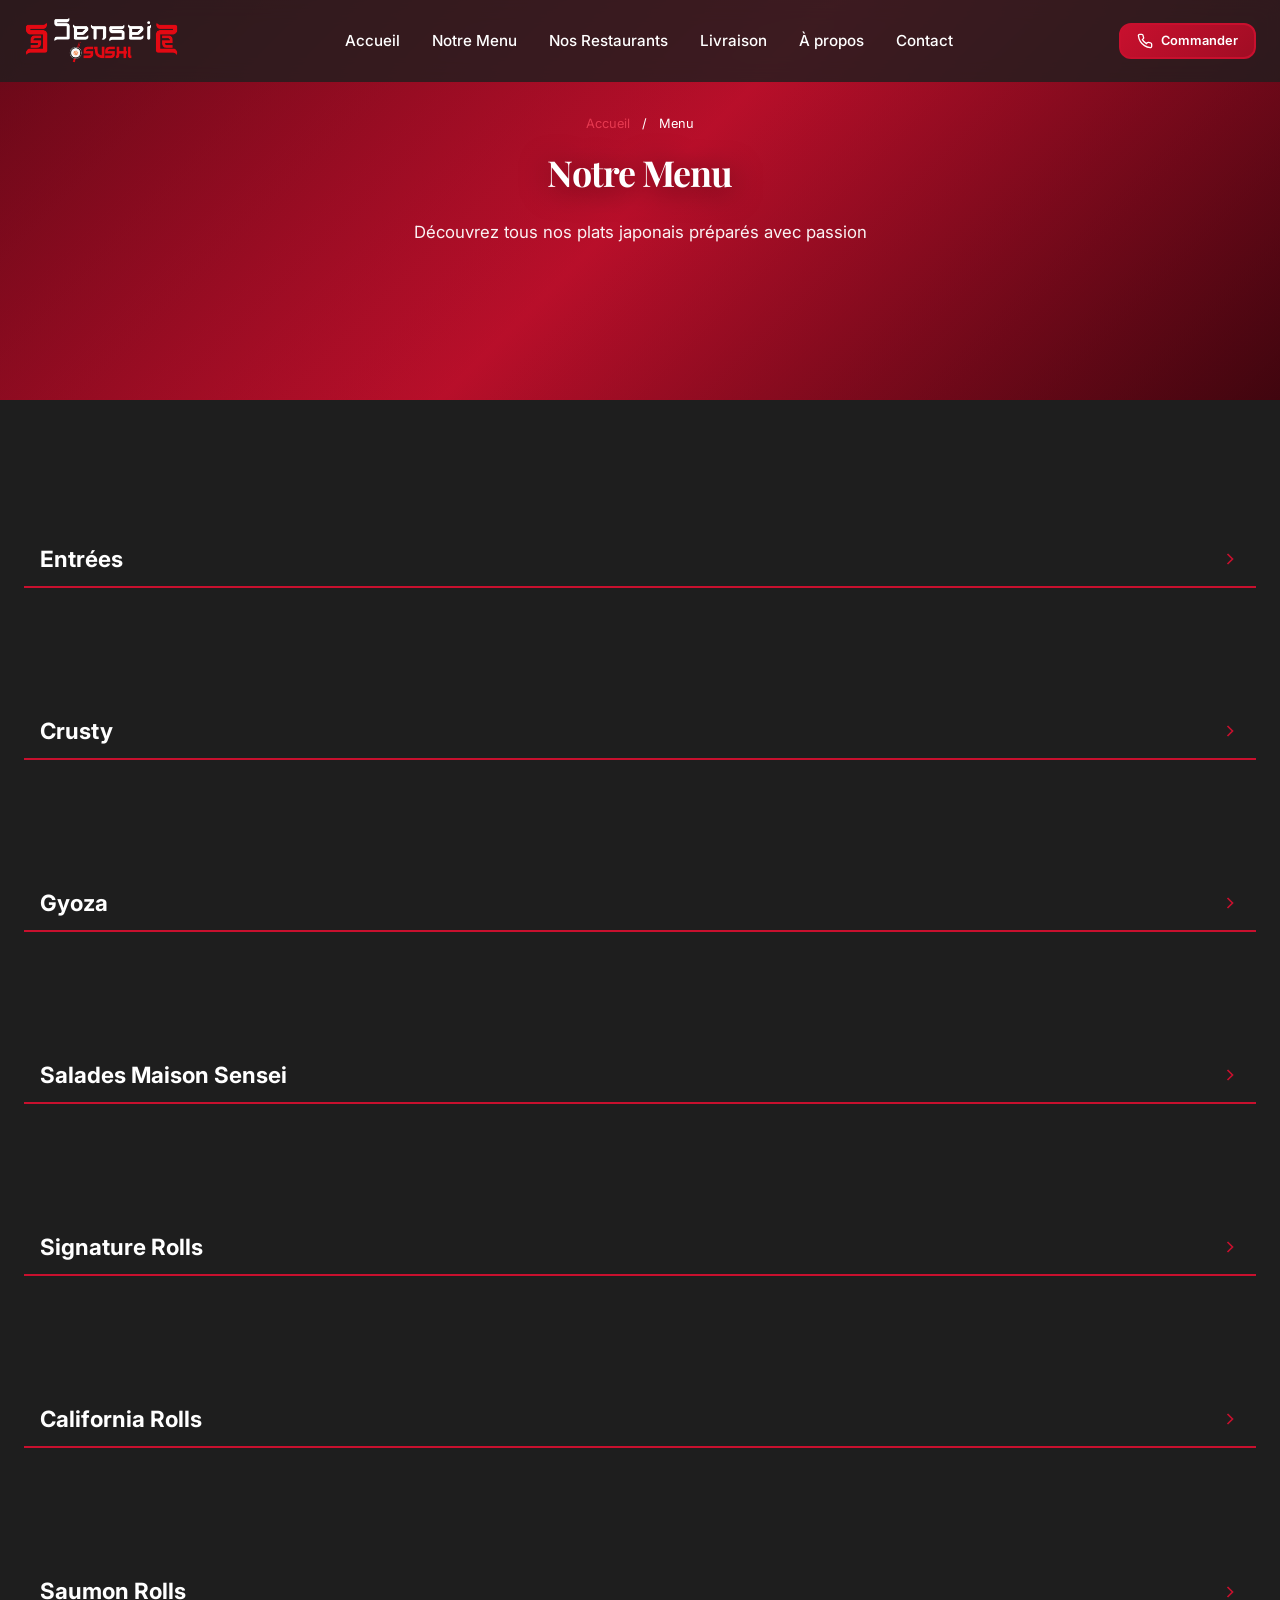
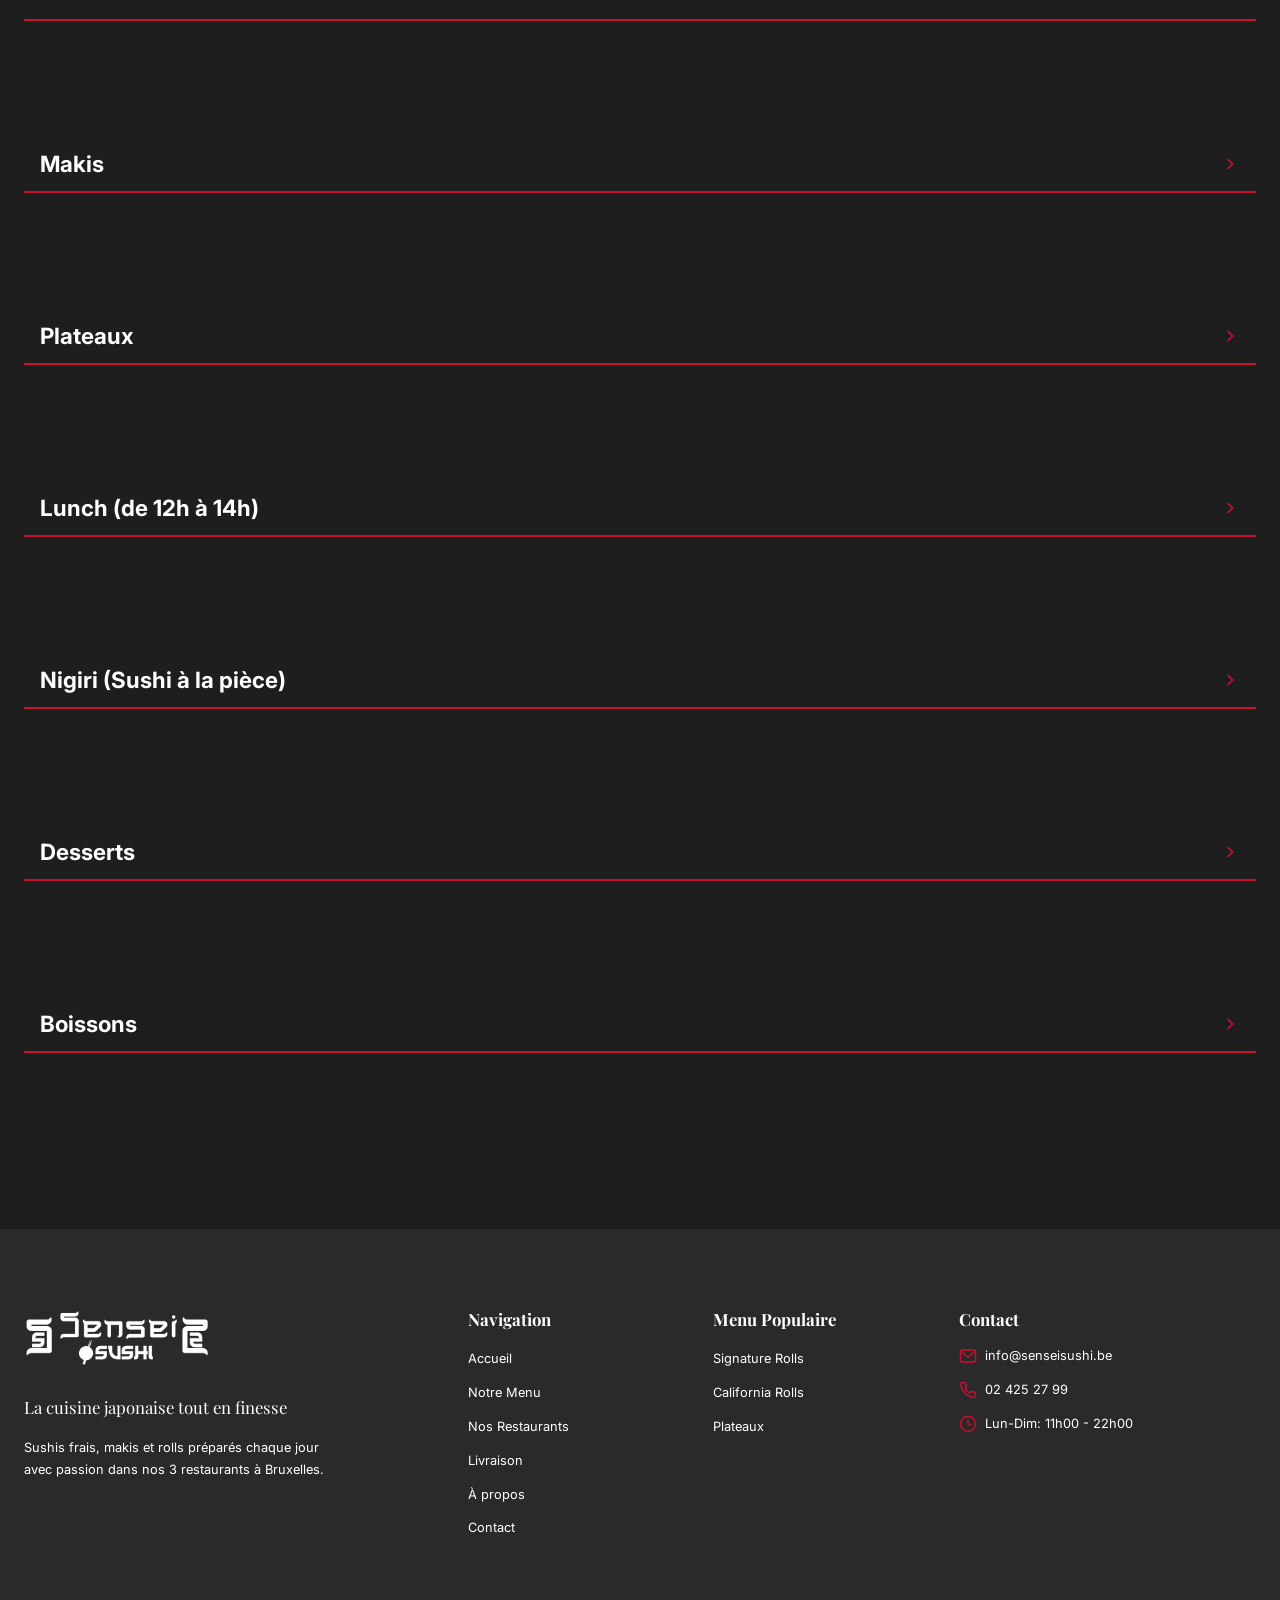
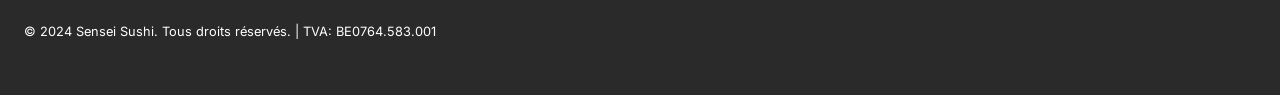
<file: fr/menu.html>
<!DOCTYPE html>
<html lang="fr">
<head>
  <meta charset="UTF-8">
  <meta name="viewport" content="width=device-width, initial-scale=1.0">
  <meta http-equiv="X-UA-Compatible" content="IE=edge">
  
  <title>Notre Menu | Sensei Sushi - Restaurant Japonais Bruxelles</title>
  <meta name="description" content="Découvrez notre menu complet : sushis, makis, california rolls, signature rolls, plateaux et bien plus. Commandez en ligne ou par téléphone.">
  <link rel="canonical" href="https://senseisushi.be/fr/menu.html">
  
  <!-- Fonts -->
  <link rel="preconnect" href="https://fonts.googleapis.com">
  <link rel="preconnect" href="https://fonts.gstatic.com" crossorigin>
  <link href="https://fonts.googleapis.com/css2?family=Inter:wght@400;500;600;700&family=Playfair+Display:wght@600;700&family=Noto+Sans+JP:wght@400;500;700&display=swap" rel="stylesheet">
  
  <!-- CSS -->
  <link rel="stylesheet" href="/assets/css/variables.css">
  <link rel="stylesheet" href="/assets/css/reset.css">
  <link rel="stylesheet" href="/assets/css/base.css">
  <link rel="stylesheet" href="/assets/css/typography.css">
  <link rel="stylesheet" href="/assets/css/layout.css">
  <link rel="stylesheet" href="/assets/css/buttons.css">
  <link rel="stylesheet" href="/assets/css/cards.css">
  <link rel="stylesheet" href="/assets/css/header.css">
  <link rel="stylesheet" href="/assets/css/footer.css">
  <link rel="stylesheet" href="/assets/css/hero.css">
  <link rel="stylesheet" href="/assets/css/menu.css">
  <link rel="stylesheet" href="/assets/css/animations.css">
  <link rel="stylesheet" href="/assets/css/responsive.css">
  <link rel="stylesheet" href="/assets/css/utilities.css">
</head>
<body>
  
  <header class="header" id="header">
    <div class="container">
      <nav class="nav">
        <a href="/fr/" class="nav__logo">
          <img src="/img/logo-senseisushi.png" alt="Sensei Sushi" width="160" height="50">
        </a>
        <ul class="nav__menu" id="nav-menu">
          <li class="nav__item"><a href="/fr/" class="nav__link">Accueil</a></li>
          <li class="nav__item"><a href="/fr/menu.html" class="nav__link">Notre Menu</a></li>
          <li class="nav__item"><a href="/fr/restaurants.html" class="nav__link">Nos Restaurants</a></li>
          <li class="nav__item"><a href="/fr/livraison.html" class="nav__link">Livraison</a></li>
          <li class="nav__item"><a href="/fr/a-propos.html" class="nav__link">À propos</a></li>
          <li class="nav__item"><a href="/fr/contact.html" class="nav__link">Contact</a></li>
        </ul>
        <div class="nav__actions">
          <a href="tel:024252799" class="btn btn--primary btn--sm nav__cta">
            <svg width="18" height="18" viewBox="0 0 24 24" fill="none" stroke="currentColor" stroke-width="2">
              <path d="M22 16.92v3a2 2 0 0 1-2.18 2 19.79 19.79 0 0 1-8.63-3.07 19.5 19.5 0 0 1-6-6 19.79 19.79 0 0 1-3.07-8.67A2 2 0 0 1 4.11 2h3a2 2 0 0 1 2 1.72c.127.96.361 1.903.7 2.81a2 2 0 0 1-.45 2.11L8.09 9.91a16 16 0 0 0 6 6l1.27-1.27a2 2 0 0 1 2.11-.45c.907.339 1.85.573 2.81.7A2 2 0 0 1 22 16.92z"/>
            </svg>
            <span>Commander</span>
          </a>
          <button class="nav__toggle" id="nav-toggle" aria-label="Menu" aria-expanded="false">
            <span class="nav__toggle-line"></span>
            <span class="nav__toggle-line"></span>
            <span class="nav__toggle-line"></span>
          </button>
        </div>
      </nav>
    </div>
  </header>

  <section class="hero hero--small">
    <div class="hero__background">
      <div style="width: 100%; height: 100%; background: linear-gradient(135deg, var(--color-primary), var(--color-primary-dark));"></div>
      <div class="hero__overlay"></div>
    </div>
    <div class="container hero__container">
      <div class="hero__content" data-animate="fade-up">
        <nav style="margin-bottom: var(--spacing-4); font-size: var(--text-sm);">
          <a href="/fr/" style="color: var(--color-primary-light);">Accueil</a>
          <span style="color: var(--color-white); margin: 0 var(--spacing-2);">/</span>
          <span style="color: var(--color-white);">Menu</span>
        </nav>
        <h1 class="hero__title" style="font-size: var(--text-4xl);">Notre Menu</h1>
        <p class="hero__subtitle" style="font-size: var(--text-lg);">
          Découvrez tous nos plats japonais préparés avec passion
        </p>
      </div>
    </div>
  </section>

  <!-- GRILLE MENU -->
  <section class="section">
    <div class="container">
      <div class="menu-grid" id="menu-grid">
        
        <!-- ENTRÉES -->
        <div class="menu-category-section" data-category="entrees">
          <button class="menu-category-section__title" type="button" aria-expanded="false">
            <span>Entrées</span>
            <svg class="menu-category-section__icon" width="20" height="20" viewBox="0 0 24 24" fill="none" stroke="currentColor" stroke-width="2">
              <path d="M6 9l6 6 6-6"/>
            </svg>
          </button>
        </div>
        <article class="menu-card" data-category="entrees">
          <div class="menu-card__image-wrapper">
            <div style="width: 100%; height: 100%; background: linear-gradient(135deg, #d4a84b, #b8923f);"></div>
            <span class="menu-card__pieces">5 pcs</span>
          </div>
          <div class="menu-card__content">
            <span class="menu-card__number">#1</span>
            <h3 class="menu-card__title">Karaage</h3>
            <p class="menu-card__description">Beignets de poulet frit à la japonaise</p>
            <div class="menu-card__footer">
              <span class="menu-card__price">7,40€</span>
            </div>
          </div>
        </article>
        
        <article class="menu-card" data-category="entrees">
          <div class="menu-card__image-wrapper">
            <div style="width: 100%; height: 100%; background: linear-gradient(135deg, #c8102e, #a00d24);"></div>
            <span class="menu-card__pieces">4 pcs</span>
          </div>
          <div class="menu-card__content">
            <span class="menu-card__number">#2A</span>
            <h3 class="menu-card__title">Tempura crevette</h3>
            <p class="menu-card__description">Crevettes en tempura croustillante</p>
            <div class="menu-card__footer">
              <span class="menu-card__price">7,40€</span>
            </div>
          </div>
        </article>
        
        <article class="menu-card" data-category="entrees">
          <div class="menu-card__image-wrapper">
            <div style="width: 100%; height: 100%; background: linear-gradient(135deg, #ef4444, #dc2626);"></div>
            <span class="menu-card__pieces">4 pcs</span>
          </div>
          <div class="menu-card__content">
            <span class="menu-card__number">#2B</span>
            <h3 class="menu-card__title">Dynamite crevette</h3>
            <p class="menu-card__description">Crevettes dynamite épicées</p>
            <div class="menu-card__footer">
              <span class="menu-card__price">7,90€</span>
            </div>
          </div>
        </article>
        
        <article class="menu-card" data-category="entrees">
          <div class="menu-card__image-wrapper">
            <div style="width: 100%; height: 100%; background: linear-gradient(135deg, #10b981, #059669);"></div>
          </div>
          <div class="menu-card__content">
            <span class="menu-card__number">#3</span>
            <h3 class="menu-card__title">Salade de choux</h3>
            <p class="menu-card__description">Salade de choux fraîche</p>
            <div class="menu-card__footer">
              <span class="menu-card__price">3,50€</span>
            </div>
          </div>
        </article>
        
        <article class="menu-card" data-category="entrees">
          <div class="menu-card__image-wrapper">
            <div style="width: 100%; height: 100%; background: linear-gradient(135deg, #06b6d4, #0891b2);"></div>
          </div>
          <div class="menu-card__content">
            <span class="menu-card__number">#4</span>
            <h3 class="menu-card__title">Salade d'algues wakame</h3>
            <p class="menu-card__description">Algues wakame assaisonnées</p>
            <div class="menu-card__footer">
              <span class="menu-card__price">3,90€</span>
            </div>
          </div>
        </article>
        
        <article class="menu-card" data-category="entrees">
          <div class="menu-card__image-wrapper">
            <div style="width: 100%; height: 100%; background: linear-gradient(135deg, #22c55e, #16a34a);"></div>
          </div>
          <div class="menu-card__content">
            <span class="menu-card__number">#5</span>
            <h3 class="menu-card__title">Edamame</h3>
            <p class="menu-card__description">Préparation de fèves immatures de soja</p>
            <div class="menu-card__footer">
              <span class="menu-card__price">3,90€</span>
            </div>
          </div>
        </article>
        
        <article class="menu-card" data-category="entrees" data-tags="spicy">
          <div class="menu-card__image-wrapper">
            <div style="width: 100%; height: 100%; background: linear-gradient(135deg, #f59e0b, #d97706);"></div>
            <div class="menu-card__badges">
              <span class="badge badge--spicy">Épicé</span>
            </div>
          </div>
          <div class="menu-card__content">
            <span class="menu-card__number">#5A</span>
            <h3 class="menu-card__title">Edamame épicé</h3>
            <p class="menu-card__description">Edamame avec épices</p>
            <div class="menu-card__footer">
              <span class="menu-card__price">4,20€</span>
            </div>
          </div>
        </article>
        
        <article class="menu-card" data-category="entrees">
          <div class="menu-card__image-wrapper">
            <div style="width: 100%; height: 100%; background: linear-gradient(135deg, #8b5cf6, #7c3aed);"></div>
          </div>
          <div class="menu-card__content">
            <span class="menu-card__number">#6</span>
            <h3 class="menu-card__title">Soupe miso</h3>
            <p class="menu-card__description">Soupe japonaise traditionnelle</p>
            <div class="menu-card__footer">
              <span class="menu-card__price">5,50€</span>
            </div>
          </div>
        </article>
        
        <article class="menu-card" data-category="entrees" data-tags="spicy">
          <div class="menu-card__image-wrapper">
            <div style="width: 100%; height: 100%; background: linear-gradient(135deg, #f97316, #ea580c);"></div>
            <div class="menu-card__badges">
              <span class="badge badge--spicy">Épicé</span>
            </div>
          </div>
          <div class="menu-card__content">
            <span class="menu-card__number">#7</span>
            <h3 class="menu-card__title">Soupe spicy</h3>
            <p class="menu-card__description">Soupe épicée</p>
            <div class="menu-card__footer">
              <span class="menu-card__price">5,90€</span>
            </div>
          </div>
        </article>
        
        <article class="menu-card" data-category="entrees">
          <div class="menu-card__image-wrapper">
            <div style="width: 100%; height: 100%; background: linear-gradient(135deg, #eab308, #ca8a04);"></div>
          </div>
          <div class="menu-card__content">
            <span class="menu-card__number">#8</span>
            <h3 class="menu-card__title">Riz vinaigre</h3>
            <p class="menu-card__description">Riz vinaigré japonais</p>
            <div class="menu-card__footer">
              <span class="menu-card__price">4,70€</span>
            </div>
          </div>
        </article>
        
        <article class="menu-card" data-category="entrees">
          <div class="menu-card__image-wrapper">
            <div style="width: 100%; height: 100%; background: linear-gradient(135deg, #84cc16, #65a30d);"></div>
          </div>
          <div class="menu-card__content">
            <span class="menu-card__number">#9</span>
            <h3 class="menu-card__title">Riz nature</h3>
            <p class="menu-card__description">Riz nature</p>
            <div class="menu-card__footer">
              <span class="menu-card__price">4,50€</span>
            </div>
          </div>
        </article>
        
        <article class="menu-card" data-category="entrees">
          <div class="menu-card__image-wrapper">
            <div style="width: 100%; height: 100%; background: linear-gradient(135deg, #d4a84b, #b8923f);"></div>
            <span class="menu-card__pieces">2 pcs</span>
          </div>
          <div class="menu-card__content">
            <span class="menu-card__number">#10A</span>
            <h3 class="menu-card__title">Yakitori de poulet</h3>
            <p class="menu-card__description">Brochettes à la japonaise</p>
            <div class="menu-card__footer">
              <span class="menu-card__price">7,20€</span>
            </div>
          </div>
        </article>
        
        <article class="menu-card" data-category="entrees">
          <div class="menu-card__image-wrapper">
            <div style="width: 100%; height: 100%; background: linear-gradient(135deg, #c8102e, #a00d24);"></div>
          </div>
          <div class="menu-card__content">
            <span class="menu-card__number">#10B</span>
            <h3 class="menu-card__title">Yakitori de bœuf au fromage</h3>
            <p class="menu-card__description">Brochettes à la japonaise</p>
            <div class="menu-card__footer">
              <span class="menu-card__price">7,60€</span>
            </div>
          </div>
        </article>
        
        <article class="menu-card" data-category="entrees">
          <div class="menu-card__image-wrapper">
            <div style="width: 100%; height: 100%; background: linear-gradient(135deg, #dc2626, #b91c1c);"></div>
          </div>
          <div class="menu-card__content">
            <span class="menu-card__number">#10C</span>
            <h3 class="menu-card__title">Yakitori de bœuf fromage pané</h3>
            <p class="menu-card__description">Brochettes à la japonaise</p>
            <div class="menu-card__footer">
              <span class="menu-card__price">7,90€</span>
            </div>
          </div>
        </article>
        
        <article class="menu-card" data-category="entrees">
          <div class="menu-card__image-wrapper">
            <div style="width: 100%; height: 100%; background: linear-gradient(135deg, #3b82f6, #2563eb);"></div>
          </div>
          <div class="menu-card__content">
            <span class="menu-card__number">#11A</span>
            <h3 class="menu-card__title">Yakitori de saumon</h3>
            <p class="menu-card__description">Brochettes à la japonaise</p>
            <div class="menu-card__footer">
              <span class="menu-card__price">8,90€</span>
            </div>
          </div>
        </article>
        
        <article class="menu-card" data-category="entrees">
          <div class="menu-card__image-wrapper">
            <div style="width: 100%; height: 100%; background: linear-gradient(135deg, #6366f1, #4f46e5);"></div>
            <span class="menu-card__pieces">3 pcs</span>
          </div>
          <div class="menu-card__content">
            <span class="menu-card__number">#11B</span>
            <h3 class="menu-card__title">Trio Yakitori</h3>
            <p class="menu-card__description">1 poulet, 1 bœuf, 1 saumon</p>
            <div class="menu-card__footer">
              <span class="menu-card__price">12,90€</span>
            </div>
          </div>
        </article>
        
        <!-- CRUSTY -->
        <div class="menu-category-section" data-category="crusty">
          <button class="menu-category-section__title" type="button" aria-expanded="false">
            <span>Crusty</span>
            <svg class="menu-category-section__icon" width="20" height="20" viewBox="0 0 24 24" fill="none" stroke="currentColor" stroke-width="2">
              <path d="M6 9l6 6 6-6"/>
            </svg>
          </button>
        </div>
        <article class="menu-card" data-category="crusty">
          <div class="menu-card__image-wrapper">
            <div style="width: 100%; height: 100%; background: linear-gradient(135deg, #f59e0b, #d97706);"></div>
            <span class="menu-card__pieces">8 pcs</span>
          </div>
          <div class="menu-card__content">
            <span class="menu-card__number">#12</span>
            <h3 class="menu-card__title">Crusty cheese</h3>
            <p class="menu-card__description">California rolls frits</p>
            <div class="menu-card__footer">
              <span class="menu-card__price">7,50€</span>
            </div>
          </div>
        </article>
        
        <article class="menu-card" data-category="crusty">
          <div class="menu-card__image-wrapper">
            <div style="width: 100%; height: 100%; background: linear-gradient(135deg, #eab308, #ca8a04);"></div>
            <span class="menu-card__pieces">8 pcs</span>
          </div>
          <div class="menu-card__content">
            <span class="menu-card__number">#12A</span>
            <h3 class="menu-card__title">Crusty chèvre chaud, miel</h3>
            <p class="menu-card__description">California rolls frits</p>
            <div class="menu-card__footer">
              <span class="menu-card__price">7,90€</span>
            </div>
          </div>
        </article>
        
        <article class="menu-card" data-category="crusty">
          <div class="menu-card__image-wrapper">
            <div style="width: 100%; height: 100%; background: linear-gradient(135deg, #d4a84b, #b8923f);"></div>
            <span class="menu-card__pieces">8 pcs</span>
          </div>
          <div class="menu-card__content">
            <span class="menu-card__number">#13</span>
            <h3 class="menu-card__title">Crusty poulet</h3>
            <p class="menu-card__description">Poivron</p>
            <div class="menu-card__footer">
              <span class="menu-card__price">8,70€</span>
            </div>
          </div>
        </article>
        
        <article class="menu-card" data-category="crusty">
          <div class="menu-card__image-wrapper">
            <div style="width: 100%; height: 100%; background: linear-gradient(135deg, #c8102e, #a00d24);"></div>
            <span class="menu-card__pieces">8 pcs</span>
          </div>
          <div class="menu-card__content">
            <span class="menu-card__number">#14</span>
            <h3 class="menu-card__title">Crusty scampi</h3>
            <p class="menu-card__description">Poivron</p>
            <div class="menu-card__footer">
              <span class="menu-card__price">8,90€</span>
            </div>
          </div>
        </article>
        
        <article class="menu-card" data-category="crusty">
          <div class="menu-card__image-wrapper">
            <div style="width: 100%; height: 100%; background: linear-gradient(135deg, #3b82f6, #2563eb);"></div>
            <span class="menu-card__pieces">8 pcs</span>
          </div>
          <div class="menu-card__content">
            <span class="menu-card__number">#15</span>
            <h3 class="menu-card__title">Crusty saumon</h3>
            <p class="menu-card__description">Poivron</p>
            <div class="menu-card__footer">
              <span class="menu-card__price">9,80€</span>
            </div>
          </div>
        </article>
        
        <!-- GYOZA -->
        <div class="menu-category-section" data-category="gyoza">
          <button class="menu-category-section__title" type="button" aria-expanded="false">
            <span>Gyoza</span>
            <svg class="menu-category-section__icon" width="20" height="20" viewBox="0 0 24 24" fill="none" stroke="currentColor" stroke-width="2">
              <path d="M6 9l6 6 6-6"/>
            </svg>
          </button>
        </div>
        <article class="menu-card" data-category="gyoza">
          <div class="menu-card__image-wrapper">
            <div style="width: 100%; height: 100%; background: linear-gradient(135deg, #ef4444, #dc2626);"></div>
            <span class="menu-card__pieces">4 pcs</span>
          </div>
          <div class="menu-card__content">
            <span class="menu-card__number">#16</span>
            <h3 class="menu-card__title">Gyoza scampi</h3>
            <p class="menu-card__description">Navioli frit en forme de chausson</p>
            <div class="menu-card__footer">
              <span class="menu-card__price">7,90€</span>
            </div>
          </div>
        </article>
        
        <article class="menu-card" data-category="gyoza" data-tags="veggie">
          <div class="menu-card__image-wrapper">
            <div style="width: 100%; height: 100%; background: linear-gradient(135deg, #22c55e, #16a34a);"></div>
            <div class="menu-card__badges">
              <span class="badge badge--veggie">Végétarien</span>
            </div>
            <span class="menu-card__pieces">4 pcs</span>
          </div>
          <div class="menu-card__content">
            <span class="menu-card__number">#17</span>
            <h3 class="menu-card__title">Gyoza végétarien</h3>
            <p class="menu-card__description">Navioli frit en forme de chausson</p>
            <div class="menu-card__footer">
              <span class="menu-card__price">6,90€</span>
            </div>
          </div>
        </article>
        
        <article class="menu-card" data-category="gyoza">
          <div class="menu-card__image-wrapper">
            <div style="width: 100%; height: 100%; background: linear-gradient(135deg, #d4a84b, #b8923f);"></div>
            <span class="menu-card__pieces">4 pcs</span>
          </div>
          <div class="menu-card__content">
            <span class="menu-card__number">#18</span>
            <h3 class="menu-card__title">Gyoza poulet</h3>
            <p class="menu-card__description">Navioli frit en forme de chausson</p>
            <div class="menu-card__footer">
              <span class="menu-card__price">7,50€</span>
            </div>
          </div>
        </article>
        
        <!-- SALADES MAISON SENSEI -->
        <div class="menu-category-section" data-category="salades">
          <button class="menu-category-section__title" type="button" aria-expanded="false">
            <span>Salades Maison Sensei</span>
            <svg class="menu-category-section__icon" width="20" height="20" viewBox="0 0 24 24" fill="none" stroke="currentColor" stroke-width="2">
              <path d="M6 9l6 6 6-6"/>
            </svg>
          </button>
        </div>
        <article class="menu-card" data-category="salades">
          <div class="menu-card__image-wrapper">
            <div style="width: 100%; height: 100%; background: linear-gradient(135deg, #10b981, #059669);"></div>
          </div>
          <div class="menu-card__content">
            <span class="menu-card__number">#19</span>
            <h3 class="menu-card__title">Salade poulet frit</h3>
            <p class="menu-card__description">Salade maison Sensei</p>
            <div class="menu-card__footer">
              <span class="menu-card__price">14,90€</span>
            </div>
          </div>
        </article>
        
        <article class="menu-card" data-category="salades">
          <div class="menu-card__image-wrapper">
            <div style="width: 100%; height: 100%; background: linear-gradient(135deg, #06b6d4, #0891b2);"></div>
          </div>
          <div class="menu-card__content">
            <span class="menu-card__number">#20</span>
            <h3 class="menu-card__title">Salade scampi</h3>
            <p class="menu-card__description">Salade maison Sensei</p>
            <div class="menu-card__footer">
              <span class="menu-card__price">15,90€</span>
            </div>
          </div>
        </article>
        
        <article class="menu-card" data-category="salades">
          <div class="menu-card__image-wrapper">
            <div style="width: 100%; height: 100%; background: linear-gradient(135deg, #3b82f6, #2563eb);"></div>
          </div>
          <div class="menu-card__content">
            <span class="menu-card__number">#21</span>
            <h3 class="menu-card__title">Salade saumon fumé</h3>
            <p class="menu-card__description">Salade maison Sensei</p>
            <div class="menu-card__footer">
              <span class="menu-card__price">15,90€</span>
            </div>
          </div>
        </article>
        
        <article class="menu-card" data-category="salades">
          <div class="menu-card__image-wrapper">
            <div style="width: 100%; height: 100%; background: linear-gradient(135deg, #6366f1, #4f46e5);"></div>
          </div>
          <div class="menu-card__content">
            <span class="menu-card__number">#22A</span>
            <h3 class="menu-card__title">Saumon scampi</h3>
            <p class="menu-card__description">Salade maison Sensei</p>
            <div class="menu-card__footer">
              <span class="menu-card__price">16,90€</span>
            </div>
          </div>
        </article>
        
        <article class="menu-card" data-category="salades">
          <div class="menu-card__image-wrapper">
            <div style="width: 100%; height: 100%; background: linear-gradient(135deg, #d4a84b, #b8923f);"></div>
          </div>
          <div class="menu-card__content">
            <span class="menu-card__number">#22B</span>
            <h3 class="menu-card__title">Poulet panko pané</h3>
            <p class="menu-card__description">Salade maison Sensei</p>
            <div class="menu-card__footer">
              <span class="menu-card__price">16,50€</span>
            </div>
          </div>
        </article>
        
        <!-- SIGNATURE ROLLS -->
        <div class="menu-category-section" data-category="signature">
          <button class="menu-category-section__title" type="button" aria-expanded="false">
            <span>Signature Rolls</span>
            <svg class="menu-category-section__icon" width="20" height="20" viewBox="0 0 24 24" fill="none" stroke="currentColor" stroke-width="2">
              <path d="M6 9l6 6 6-6"/>
            </svg>
          </button>
        </div>
        <article class="menu-card" data-category="signature" data-tags="popular">
          <div class="menu-card__image-wrapper">
            <div style="width: 100%; height: 100%; background: linear-gradient(135deg, #ff6b9d, #c8102e);"></div>
            <div class="menu-card__badges">
              <span class="badge badge--popular">Populaire</span>
            </div>
            <span class="menu-card__pieces">8 pcs</span>
          </div>
          <div class="menu-card__content">
            <span class="menu-card__number">#51</span>
            <h3 class="menu-card__title">Pink Lady</h3>
            <p class="menu-card__description">Poulet, sauce spicy, concombre, mangue, mayo et pignon de pin</p>
            <div class="menu-card__footer">
              <span class="menu-card__price">9,90€</span>
            </div>
          </div>
        </article>
        
        <article class="menu-card" data-category="signature" data-tags="popular">
          <div class="menu-card__image-wrapper">
            <div style="width: 100%; height: 100%; background: linear-gradient(135deg, #d4a84b, #b8923f);"></div>
            <div class="menu-card__badges">
              <span class="badge badge--popular">Populaire</span>
            </div>
            <span class="menu-card__pieces">8 pcs</span>
          </div>
          <div class="menu-card__content">
            <span class="menu-card__number">#52</span>
            <h3 class="menu-card__title">Kyoto</h3>
            <p class="menu-card__description">Crevette tempura, cheese, saumon snacké, sauce spicy, sauce unagi, jeune oignon</p>
            <div class="menu-card__footer">
              <span class="menu-card__price">9,90€</span>
            </div>
          </div>
        </article>
        
        <article class="menu-card" data-category="signature" data-tags="new">
          <div class="menu-card__image-wrapper">
            <div style="width: 100%; height: 100%; background: linear-gradient(135deg, #ff6b35, #ff8c42);"></div>
            <div class="menu-card__badges">
              <span class="badge badge--new">Nouveau</span>
            </div>
            <span class="menu-card__pieces">8 pcs</span>
          </div>
          <div class="menu-card__content">
            <span class="menu-card__number">#53</span>
            <h3 class="menu-card__title">Kyoto 2</h3>
            <p class="menu-card__description">Saumon snacké, thon marinade, concombre, sauce spicy, unagi et ciboulette</p>
            <div class="menu-card__footer">
              <span class="menu-card__price">9,90€</span>
            </div>
          </div>
        </article>
        
        <article class="menu-card" data-category="signature" data-tags="popular">
          <div class="menu-card__image-wrapper">
            <div style="width: 100%; height: 100%; background: linear-gradient(135deg, #1a1a1a, #2d2d2d);"></div>
            <div class="menu-card__badges">
              <span class="badge badge--popular">Populaire</span>
            </div>
            <span class="menu-card__pieces">8 pcs</span>
          </div>
          <div class="menu-card__content">
            <span class="menu-card__number">#54</span>
            <h3 class="menu-card__title">Black Panther</h3>
            <p class="menu-card__description">Tartare de saumon crème, concombre, sauce cocktail et jeune oignon</p>
            <div class="menu-card__footer">
              <span class="menu-card__price">9,90€</span>
            </div>
          </div>
        </article>
        
        <article class="menu-card" data-category="signature" data-tags="popular">
          <div class="menu-card__image-wrapper">
            <div style="width: 100%; height: 100%; background: linear-gradient(135deg, #c8102e, #a00d24);"></div>
            <div class="menu-card__badges">
              <span class="badge badge--popular">Populaire</span>
            </div>
            <span class="menu-card__pieces">8 pcs</span>
          </div>
          <div class="menu-card__content">
            <span class="menu-card__number">#55</span>
            <h3 class="menu-card__title">Dragon Rolls</h3>
            <p class="menu-card__description">Crevette tempura, surimi, avocat et sauce cocktail</p>
            <div class="menu-card__footer">
              <span class="menu-card__price">9,90€</span>
            </div>
          </div>
        </article>
        
        <article class="menu-card" data-category="signature" data-tags="spicy">
          <div class="menu-card__image-wrapper">
            <div style="width: 100%; height: 100%; background: linear-gradient(135deg, #ef4444, #dc2626);"></div>
            <div class="menu-card__badges">
              <span class="badge badge--spicy">Épicé</span>
            </div>
            <span class="menu-card__pieces">8 pcs</span>
          </div>
          <div class="menu-card__content">
            <span class="menu-card__number">#58B</span>
            <h3 class="menu-card__title">I Spicy Sensei</h3>
            <p class="menu-card__description">Crevette tempura, avocat, surimi, piment japonais, jalapeño spicy</p>
            <div class="menu-card__footer">
              <span class="menu-card__price">9,90€</span>
            </div>
          </div>
        </article>
        
        <article class="menu-card" data-category="signature">
          <div class="menu-card__image-wrapper">
            <div style="width: 100%; height: 100%; background: linear-gradient(135deg, #8b5cf6, #7c3aed);"></div>
            <span class="menu-card__pieces">8 pcs</span>
          </div>
          <div class="menu-card__content">
            <span class="menu-card__number">#56</span>
            <h3 class="menu-card__title">Romantique</h3>
            <p class="menu-card__description">Saumon, cheese, concombre, thon et avocat</p>
            <div class="menu-card__footer">
              <span class="menu-card__price">9,90€</span>
            </div>
          </div>
        </article>
        
        <article class="menu-card" data-category="signature" data-tags="spicy">
          <div class="menu-card__image-wrapper">
            <div style="width: 100%; height: 100%; background: linear-gradient(135deg, #f97316, #ea580c);"></div>
            <div class="menu-card__badges">
              <span class="badge badge--spicy">Épicé</span>
            </div>
            <span class="menu-card__pieces">8 pcs</span>
          </div>
          <div class="menu-card__content">
            <span class="menu-card__number">#57</span>
            <h3 class="menu-card__title">Panda</h3>
            <p class="menu-card__description">Tempura thon cuit, concombre, oignon frit, sauce spicy et sauce unagi</p>
            <div class="menu-card__footer">
              <span class="menu-card__price">9,90€</span>
            </div>
          </div>
        </article>
        
        <article class="menu-card" data-category="signature" data-tags="spicy">
          <div class="menu-card__image-wrapper">
            <div style="width: 100%; height: 100%; background: linear-gradient(135deg, #ef4444, #dc2626);"></div>
            <div class="menu-card__badges">
              <span class="badge badge--spicy">Épicé</span>
            </div>
            <span class="menu-card__pieces">8 pcs</span>
          </div>
          <div class="menu-card__content">
            <span class="menu-card__number">#58B</span>
            <h3 class="menu-card__title">I Spicy Sensei</h3>
            <p class="menu-card__description">Crevette tempura, avocat, surimi, piment japonais, jalapeño spicy</p>
            <div class="menu-card__footer">
              <span class="menu-card__price">9,90€</span>
            </div>
          </div>
        </article>
        
        <article class="menu-card" data-category="signature">
          <div class="menu-card__image-wrapper">
            <div style="width: 100%; height: 100%; background: linear-gradient(135deg, #6366f1, #4f46e5);"></div>
            <span class="menu-card__pieces">8 pcs</span>
          </div>
          <div class="menu-card__content">
            <span class="menu-card__number">#59</span>
            <h3 class="menu-card__title">Pokémon</h3>
            <p class="menu-card__description">Saumon, cheese, concombre, avocat, spicy, unagi et ciboulette</p>
            <div class="menu-card__footer">
              <span class="menu-card__price">9,90€</span>
            </div>
          </div>
        </article>
        
        <article class="menu-card" data-category="signature">
          <div class="menu-card__image-wrapper">
            <div style="width: 100%; height: 100%; background: linear-gradient(135deg, #10b981, #059669);"></div>
            <span class="menu-card__pieces">8 pcs</span>
          </div>
          <div class="menu-card__content">
            <span class="menu-card__number">#60</span>
            <h3 class="menu-card__title">Dynamique</h3>
            <p class="menu-card__description">Crevette tempura, spicy, concombre, cheese, saumon et avocat</p>
            <div class="menu-card__footer">
              <span class="menu-card__price">9,90€</span>
            </div>
          </div>
        </article>
        
        <article class="menu-card" data-category="signature" data-tags="veggie">
          <div class="menu-card__image-wrapper">
            <div style="width: 100%; height: 100%; background: linear-gradient(135deg, #22c55e, #16a34a);"></div>
            <div class="menu-card__badges">
              <span class="badge badge--veggie">Végétarien</span>
            </div>
            <span class="menu-card__pieces">8 pcs</span>
          </div>
          <div class="menu-card__content">
            <span class="menu-card__number">#61</span>
            <h3 class="menu-card__title">Veggie Pogo</h3>
            <p class="menu-card__description">Cheese, concombre, carotte, avocat et mangue</p>
            <div class="menu-card__footer">
              <span class="menu-card__price">8,90€</span>
            </div>
          </div>
        </article>
        
        <article class="menu-card" data-category="signature">
          <div class="menu-card__image-wrapper">
            <div style="width: 100%; height: 100%; background: linear-gradient(135deg, #06b6d4, #0891b2);"></div>
            <span class="menu-card__pieces">8 pcs</span>
          </div>
          <div class="menu-card__content">
            <span class="menu-card__number">#62</span>
            <h3 class="menu-card__title">Naruto</h3>
            <p class="menu-card__description">Crevette, concombre, avocat, sauce spicy, mangue, mayo et piment japonais</p>
            <div class="menu-card__footer">
              <span class="menu-card__price">9,90€</span>
            </div>
          </div>
        </article>
        
        <article class="menu-card" data-category="signature" data-tags="spicy">
          <div class="menu-card__image-wrapper">
            <div style="width: 100%; height: 100%; background: linear-gradient(135deg, #f97316, #ea580c);"></div>
            <div class="menu-card__badges">
              <span class="badge badge--spicy">Épicé</span>
            </div>
            <span class="menu-card__pieces">8 pcs</span>
          </div>
          <div class="menu-card__content">
            <span class="menu-card__number">#63</span>
            <h3 class="menu-card__title">Yumroll</h3>
            <p class="menu-card__description">Poulet katsu, concombre, sauce cocktail, piment japonais et jalapeño vert</p>
            <div class="menu-card__footer">
              <span class="menu-card__price">9,90€</span>
            </div>
          </div>
        </article>
        
        <article class="menu-card" data-category="signature">
          <div class="menu-card__image-wrapper">
            <div style="width: 100%; height: 100%; background: linear-gradient(135deg, #eab308, #ca8a04);"></div>
            <span class="menu-card__pieces">8 pcs</span>
          </div>
          <div class="menu-card__content">
            <span class="menu-card__number">#64</span>
            <h3 class="menu-card__title">Katsu Crazy</h3>
            <p class="menu-card__description">Poulet katsu, cheese, mangue, concombre et oignon frit</p>
            <div class="menu-card__footer">
              <span class="menu-card__price">9,90€</span>
            </div>
          </div>
        </article>
        
        <article class="menu-card" data-category="signature">
          <div class="menu-card__image-wrapper">
            <div style="width: 100%; height: 100%; background: linear-gradient(135deg, #3b82f6, #2563eb);"></div>
            <span class="menu-card__pieces">8 pcs</span>
          </div>
          <div class="menu-card__content">
            <span class="menu-card__number">#65</span>
            <h3 class="menu-card__title">Norwegian</h3>
            <p class="menu-card__description">Crevette, saumon fumé, concombre, cheese, sésame mixte, spicy unagi, jalapeños</p>
            <div class="menu-card__footer">
              <span class="menu-card__price">9,90€</span>
            </div>
          </div>
        </article>
        
        <article class="menu-card" data-category="signature" data-tags="new">
          <div class="menu-card__image-wrapper">
            <div style="width: 100%; height: 100%; background: linear-gradient(135deg, #ff6b35, #ff8c42);"></div>
            <div class="menu-card__badges">
              <span class="badge badge--new">Nouveau</span>
            </div>
            <span class="menu-card__pieces">8 pcs</span>
          </div>
          <div class="menu-card__content">
            <span class="menu-card__number">#65B</span>
            <h3 class="menu-card__title">Salmon Crazy</h3>
            <p class="menu-card__description">Crevette, avocat, oignon frit, sésame, mariné façon du chef, sauce spicy unagi</p>
            <div class="menu-card__footer">
              <span class="menu-card__price">11,50€</span>
            </div>
          </div>
        </article>
        
        <article class="menu-card" data-category="signature" data-tags="new">
          <div class="menu-card__image-wrapper">
            <div style="width: 100%; height: 100%; background: linear-gradient(135deg, #fbbf24, #f59e0b);"></div>
            <div class="menu-card__badges">
              <span class="badge badge--new">Nouveau</span>
            </div>
            <span class="menu-card__pieces">8 pcs</span>
          </div>
          <div class="menu-card__content">
            <span class="menu-card__number">#66B</span>
            <h3 class="menu-card__title">Yellow Rolls</h3>
            <p class="menu-card__description">Poulet katsu, concombre, sauce mayo, massago</p>
            <div class="menu-card__footer">
              <span class="menu-card__price">10,90€</span>
            </div>
          </div>
        </article>
        
        <article class="menu-card" data-category="signature" data-tags="new">
          <div class="menu-card__image-wrapper">
            <div style="width: 100%; height: 100%; background: linear-gradient(135deg, #f59e0b, #d97706);"></div>
            <div class="menu-card__badges">
              <span class="badge badge--new">Nouveau</span>
            </div>
            <span class="menu-card__pieces">8 pcs</span>
          </div>
          <div class="menu-card__content">
            <span class="menu-card__number">#67B</span>
            <h3 class="menu-card__title">Dorito Rolls</h3>
            <p class="menu-card__description">Poulet, cheese, concombre, sauce mayo, chips doritos</p>
            <div class="menu-card__footer">
              <span class="menu-card__price">10,90€</span>
            </div>
          </div>
        </article>
        
        <article class="menu-card" data-category="signature">
          <div class="menu-card__image-wrapper">
            <div style="width: 100%; height: 100%; background: linear-gradient(135deg, #dc2626, #b91c1c);"></div>
            <span class="menu-card__pieces">8 pcs</span>
          </div>
          <div class="menu-card__content">
            <span class="menu-card__number">#68</span>
            <h3 class="menu-card__title">Cowboy</h3>
            <p class="menu-card__description">Beef mariné, salade laitue, avocat, jalapeños haché, sauce césar</p>
            <div class="menu-card__footer">
              <span class="menu-card__price">9,90€</span>
            </div>
          </div>
        </article>
        
        <article class="menu-card" data-category="signature">
          <div class="menu-card__image-wrapper">
            <div style="width: 100%; height: 100%; background: linear-gradient(135deg, #8b5cf6, #7c3aed);"></div>
            <span class="menu-card__pieces">8 pcs</span>
          </div>
          <div class="menu-card__content">
            <span class="menu-card__number">#69</span>
            <h3 class="menu-card__title">Dragon Eyes</h3>
            <p class="menu-card__description">Crevette tempura, cheese, avocat, mixte crabe surimi, sauce chef, œuf de saumon</p>
            <div class="menu-card__footer">
              <span class="menu-card__price">9,90€</span>
            </div>
          </div>
        </article>
        
        <article class="menu-card" data-category="signature" data-tags="new spicy">
          <div class="menu-card__image-wrapper">
            <div style="width: 100%; height: 100%; background: linear-gradient(135deg, #f97316, #ea580c);"></div>
            <div class="menu-card__badges">
              <span class="badge badge--new">Nouveau</span>
              <span class="badge badge--spicy">Épicé</span>
            </div>
            <span class="menu-card__pieces">8 pcs</span>
          </div>
          <div class="menu-card__content">
            <span class="menu-card__number">#70</span>
            <h3 class="menu-card__title">Volcano Rolls</h3>
            <p class="menu-card__description">Crevette tempura, salade, poivron grillé, cheese, beurre cacahuète, hot spicy</p>
            <div class="menu-card__footer">
              <span class="menu-card__price">10,90€</span>
            </div>
          </div>
        </article>
        
        <article class="menu-card" data-category="signature" data-tags="new">
          <div class="menu-card__image-wrapper">
            <div style="width: 100%; height: 100%; background: linear-gradient(135deg, #6366f1, #4f46e5);"></div>
            <div class="menu-card__badges">
              <span class="badge badge--new">Nouveau</span>
            </div>
            <span class="menu-card__pieces">8 pcs</span>
          </div>
          <div class="menu-card__content">
            <span class="menu-card__number">#71</span>
            <h3 class="menu-card__title">Tokyo</h3>
            <p class="menu-card__description">Crevette scampi, mangue, coriandre, ciboulette, piment, sauce cocktail</p>
            <div class="menu-card__footer">
              <span class="menu-card__price">11,50€</span>
            </div>
          </div>
        </article>
        
        <article class="menu-card" data-category="signature">
          <div class="menu-card__image-wrapper">
            <div style="width: 100%; height: 100%; background: linear-gradient(135deg, #fbbf24, #f59e0b);"></div>
            <span class="menu-card__pieces">8 pcs</span>
          </div>
          <div class="menu-card__content">
            <span class="menu-card__number">#72</span>
            <h3 class="menu-card__title">Sweet Romeo</h3>
            <p class="menu-card__description">Tempura crevette surimi, cheese, ciboulette, piment japonais</p>
            <div class="menu-card__footer">
              <span class="menu-card__price">9,50€</span>
            </div>
          </div>
        </article>
        
        <article class="menu-card" data-category="signature" data-tags="new spicy">
          <div class="menu-card__image-wrapper">
            <div style="width: 100%; height: 100%; background: linear-gradient(135deg, #f97316, #ea580c);"></div>
            <div class="menu-card__badges">
              <span class="badge badge--new">Nouveau</span>
              <span class="badge badge--spicy">Épicé</span>
            </div>
            <span class="menu-card__pieces">8 pcs</span>
          </div>
          <div class="menu-card__content">
            <span class="menu-card__number">#72A</span>
            <h3 class="menu-card__title">Tuna Spicy</h3>
            <p class="menu-card__description">Tuna mariné façon du chef, crevette, concombre, sésame mixte, massago, unagi</p>
            <div class="menu-card__footer">
              <span class="menu-card__price">11,90€</span>
            </div>
          </div>
        </article>
        
        <!-- CALIFORNIA ROLLS -->
        <div class="menu-category-section" data-category="california">
          <button class="menu-category-section__title" type="button" aria-expanded="false">
            <span>California Rolls</span>
            <svg class="menu-category-section__icon" width="20" height="20" viewBox="0 0 24 24" fill="none" stroke="currentColor" stroke-width="2">
              <path d="M6 9l6 6 6-6"/>
            </svg>
          </button>
        </div>
        <article class="menu-card" data-category="california">
          <div class="menu-card__image-wrapper">
            <div style="width: 100%; height: 100%; background: linear-gradient(135deg, #3b82f6, #2563eb);"></div>
            <span class="menu-card__pieces">8 pcs</span>
          </div>
          <div class="menu-card__content">
            <span class="menu-card__number">#23</span>
            <h3 class="menu-card__title">Poulet, mangue</h3>
            <p class="menu-card__description">Sauce katsu, oignon frit</p>
            <div class="menu-card__footer">
              <span class="menu-card__price">8,20€</span>
            </div>
          </div>
        </article>
        
        <article class="menu-card" data-category="california">
          <div class="menu-card__image-wrapper">
            <div style="width: 100%; height: 100%; background: linear-gradient(135deg, #d4a84b, #b8923f);"></div>
            <span class="menu-card__pieces">8 pcs</span>
          </div>
          <div class="menu-card__content">
            <span class="menu-card__number">#23A</span>
            <h3 class="menu-card__title">Poulet crème</h3>
            <p class="menu-card__description">Concombre, oignon frit, sauce chili-mayo</p>
            <div class="menu-card__footer">
              <span class="menu-card__price">8,50€</span>
            </div>
          </div>
        </article>
        
        <article class="menu-card" data-category="california">
          <div class="menu-card__image-wrapper">
            <div style="width: 100%; height: 100%; background: linear-gradient(135deg, #c8102e, #a00d24);"></div>
            <span class="menu-card__pieces">8 pcs</span>
          </div>
          <div class="menu-card__content">
            <span class="menu-card__number">#23B</span>
            <h3 class="menu-card__title">Poulet cheese, avocat</h3>
            <p class="menu-card__description">Panko pané, sauce curry</p>
            <div class="menu-card__footer">
              <span class="menu-card__price">8,90€</span>
            </div>
          </div>
        </article>
        
        <article class="menu-card" data-category="california">
          <div class="menu-card__image-wrapper">
            <div style="width: 100%; height: 100%; background: linear-gradient(135deg, #3b82f6, #2563eb);"></div>
            <span class="menu-card__pieces">8 pcs</span>
          </div>
          <div class="menu-card__content">
            <span class="menu-card__number">#24</span>
            <h3 class="menu-card__title">Saumon avocat sésame mixte</h3>
            <p class="menu-card__description">Menthe, coriandre</p>
            <div class="menu-card__footer">
              <span class="menu-card__price">8,50€</span>
            </div>
          </div>
        </article>
        
        <article class="menu-card" data-category="california">
          <div class="menu-card__image-wrapper">
            <div style="width: 100%; height: 100%; background: linear-gradient(135deg, #06b6d4, #0891b2);"></div>
            <span class="menu-card__pieces">8 pcs</span>
          </div>
          <div class="menu-card__content">
            <span class="menu-card__number">#25</span>
            <h3 class="menu-card__title">Saumon avocat ciboulette</h3>
            <p class="menu-card__description">Saumon, avocat et ciboulette</p>
            <div class="menu-card__footer">
              <span class="menu-card__price">8,20€</span>
            </div>
          </div>
        </article>
        
        <article class="menu-card" data-category="california">
          <div class="menu-card__image-wrapper">
            <div style="width: 100%; height: 100%; background: linear-gradient(135deg, #6366f1, #4f46e5);"></div>
            <span class="menu-card__pieces">8 pcs</span>
          </div>
          <div class="menu-card__content">
            <span class="menu-card__number">#26</span>
            <h3 class="menu-card__title">Saumon avocat cheese</h3>
            <p class="menu-card__description">Saumon fumé, ciboulette</p>
            <div class="menu-card__footer">
              <span class="menu-card__price">8,90€</span>
            </div>
          </div>
        </article>
        
        <article class="menu-card" data-category="california">
          <div class="menu-card__image-wrapper">
            <div style="width: 100%; height: 100%; background: linear-gradient(135deg, #8b5cf6, #7c3aed);"></div>
            <span class="menu-card__pieces">8 pcs</span>
          </div>
          <div class="menu-card__content">
            <span class="menu-card__number">#27</span>
            <h3 class="menu-card__title">Saumon fumé, crevette tempura</h3>
            <p class="menu-card__description">Concombre, ciboulette, panko pané</p>
            <div class="menu-card__footer">
              <span class="menu-card__price">9,20€</span>
            </div>
          </div>
        </article>
        
        <article class="menu-card" data-category="california">
          <div class="menu-card__image-wrapper">
            <div style="width: 100%; height: 100%; background: linear-gradient(135deg, #10b981, #059669);"></div>
            <span class="menu-card__pieces">8 pcs</span>
          </div>
          <div class="menu-card__content">
            <span class="menu-card__number">#28</span>
            <h3 class="menu-card__title">Saumon avocat avec sésame mixte</h3>
            <p class="menu-card__description">Saumon, avocat, sésame</p>
            <div class="menu-card__footer">
              <span class="menu-card__price">8,90€</span>
            </div>
          </div>
        </article>
        
        <article class="menu-card" data-category="california">
          <div class="menu-card__image-wrapper">
            <div style="width: 100%; height: 100%; background: linear-gradient(135deg, #f59e0b, #d97706);"></div>
            <span class="menu-card__pieces">8 pcs</span>
          </div>
          <div class="menu-card__content">
            <span class="menu-card__number">#29</span>
            <h3 class="menu-card__title">Poulet, cheese, sauce spicy</h3>
            <p class="menu-card__description">Avocat, oignon frit</p>
            <div class="menu-card__footer">
              <span class="menu-card__price">8,20€</span>
            </div>
          </div>
        </article>
        
        <article class="menu-card" data-category="california">
          <div class="menu-card__image-wrapper">
            <div style="width: 100%; height: 100%; background: linear-gradient(135deg, #eab308, #ca8a04);"></div>
            <span class="menu-card__pieces">8 pcs</span>
          </div>
          <div class="menu-card__content">
            <span class="menu-card__number">#30</span>
            <h3 class="menu-card__title">Poulet, beurre de cacahuète</h3>
            <p class="menu-card__description">Salade, masago, confiture de figue, mangue, oignon frit</p>
            <div class="menu-card__footer">
              <span class="menu-card__price">8,90€</span>
            </div>
          </div>
        </article>
        
        <article class="menu-card" data-category="california">
          <div class="menu-card__image-wrapper">
            <div style="width: 100%; height: 100%; background: linear-gradient(135deg, #22c55e, #16a34a);"></div>
            <span class="menu-card__pieces">8 pcs</span>
          </div>
          <div class="menu-card__content">
            <span class="menu-card__number">#31</span>
            <h3 class="menu-card__title">Crevette tempura, mangue</h3>
            <p class="menu-card__description">Miel</p>
            <div class="menu-card__footer">
              <span class="menu-card__price">8,70€</span>
            </div>
          </div>
        </article>
        
        <article class="menu-card" data-category="california">
          <div class="menu-card__image-wrapper">
            <div style="width: 100%; height: 100%; background: linear-gradient(135deg, #ef4444, #dc2626);"></div>
            <span class="menu-card__pieces">8 pcs</span>
          </div>
          <div class="menu-card__content">
            <span class="menu-card__number">#32</span>
            <h3 class="menu-card__title">Crevette tempura, cheese, mangue</h3>
            <p class="menu-card__description">Sauce spicy, oignon frit</p>
            <div class="menu-card__footer">
              <span class="menu-card__price">8,90€</span>
            </div>
          </div>
        </article>
        
        <article class="menu-card" data-category="california">
          <div class="menu-card__image-wrapper">
            <div style="width: 100%; height: 100%; background: linear-gradient(135deg, #dc2626, #b91c1c);"></div>
            <span class="menu-card__pieces">8 pcs</span>
          </div>
          <div class="menu-card__content">
            <span class="menu-card__number">#33</span>
            <h3 class="menu-card__title">Thon cuit, concombre</h3>
            <p class="menu-card__description">Sauce cocktail, oignon frit</p>
            <div class="menu-card__footer">
              <span class="menu-card__price">8,50€</span>
            </div>
          </div>
        </article>
        
        <article class="menu-card" data-category="california" data-tags="spicy">
          <div class="menu-card__image-wrapper">
            <div style="width: 100%; height: 100%; background: linear-gradient(135deg, #f97316, #ea580c);"></div>
            <div class="menu-card__badges">
              <span class="badge badge--spicy">Épicé</span>
            </div>
            <span class="menu-card__pieces">8 pcs</span>
          </div>
          <div class="menu-card__content">
            <span class="menu-card__number">#33A</span>
            <h3 class="menu-card__title">Thon cuit, cheese</h3>
            <p class="menu-card__description">Oignons frits, spicy unagi, jalapenos</p>
            <div class="menu-card__footer">
              <span class="menu-card__price">8,90€</span>
            </div>
          </div>
        </article>
        
        <article class="menu-card" data-category="california">
          <div class="menu-card__image-wrapper">
            <div style="width: 100%; height: 100%; background: linear-gradient(135deg, #84cc16, #65a30d);"></div>
            <span class="menu-card__pieces">8 pcs</span>
          </div>
          <div class="menu-card__content">
            <span class="menu-card__number">#34</span>
            <h3 class="menu-card__title">Thon avocat avec sésame mixte</h3>
            <p class="menu-card__description">Thon, avocat, sésame</p>
            <div class="menu-card__footer">
              <span class="menu-card__price">8,90€</span>
            </div>
          </div>
        </article>
        
        <article class="menu-card" data-category="california">
          <div class="menu-card__image-wrapper">
            <div style="width: 100%; height: 100%; background: linear-gradient(135deg, #1a1a1a, #2d2d2d);"></div>
            <span class="menu-card__pieces">8 pcs</span>
          </div>
          <div class="menu-card__content">
            <span class="menu-card__number">#35</span>
            <h3 class="menu-card__title">Thon cuit, cheese, avocat</h3>
            <p class="menu-card__description">Panko pané, spicy unagi</p>
            <div class="menu-card__footer">
              <span class="menu-card__price">8,50€</span>
            </div>
          </div>
        </article>
        
        <article class="menu-card" data-category="california">
          <div class="menu-card__image-wrapper">
            <div style="width: 100%; height: 100%; background: linear-gradient(135deg, #6366f1, #4f46e5);"></div>
            <span class="menu-card__pieces">8 pcs</span>
          </div>
          <div class="menu-card__content">
            <span class="menu-card__number">#36</span>
            <h3 class="menu-card__title">Poulet panko, cheese</h3>
            <p class="menu-card__description">Concombre, panko pané, sauce curry</p>
            <div class="menu-card__footer">
              <span class="menu-card__price">8,90€</span>
            </div>
          </div>
        </article>
        
        <article class="menu-card" data-category="california" data-tags="spicy">
          <div class="menu-card__image-wrapper">
            <div style="width: 100%; height: 100%; background: linear-gradient(135deg, #f97316, #ea580c);"></div>
            <div class="menu-card__badges">
              <span class="badge badge--spicy">Épicé</span>
            </div>
            <span class="menu-card__pieces">8 pcs</span>
          </div>
          <div class="menu-card__content">
            <span class="menu-card__number">#37A</span>
            <h3 class="menu-card__title">Crevette tempura sauce spicy</h3>
            <p class="menu-card__description">Concombre et sésame mixte</p>
            <div class="menu-card__footer">
              <span class="menu-card__price">8,90€</span>
            </div>
          </div>
        </article>
        
        <article class="menu-card" data-category="california" data-tags="veggie spicy">
          <div class="menu-card__image-wrapper">
            <div style="width: 100%; height: 100%; background: linear-gradient(135deg, #22c55e, #16a34a);"></div>
            <div class="menu-card__badges">
              <span class="badge badge--veggie">Végétarien</span>
              <span class="badge badge--spicy">Épicé</span>
            </div>
            <span class="menu-card__pieces">8 pcs</span>
          </div>
          <div class="menu-card__content">
            <span class="menu-card__number">#37B</span>
            <h3 class="menu-card__title">Green veggie cheese</h3>
            <p class="menu-card__description">Avocat mangue, oignon frit, sauce spicy</p>
            <div class="menu-card__footer">
              <span class="menu-card__price">7,50€</span>
            </div>
          </div>
        </article>
        
        <!-- SAUMON ROLLS -->
        <div class="menu-category-section" data-category="saumon-rolls">
          <button class="menu-category-section__title" type="button" aria-expanded="false">
            <span>Saumon Rolls</span>
            <svg class="menu-category-section__icon" width="20" height="20" viewBox="0 0 24 24" fill="none" stroke="currentColor" stroke-width="2">
              <path d="M6 9l6 6 6-6"/>
            </svg>
          </button>
        </div>
        <article class="menu-card" data-category="saumon-rolls">
          <div class="menu-card__image-wrapper">
            <div style="width: 100%; height: 100%; background: linear-gradient(135deg, #3b82f6, #2563eb);"></div>
            <span class="menu-card__pieces">8 pcs</span>
          </div>
          <div class="menu-card__content">
            <span class="menu-card__number">#38</span>
            <h3 class="menu-card__title">Saumon Rolls cheese</h3>
            <p class="menu-card__description">Rideau de riz enroulé de saumon</p>
            <div class="menu-card__footer">
              <span class="menu-card__price">8,50€</span>
            </div>
          </div>
        </article>
        
        <article class="menu-card" data-category="saumon-rolls">
          <div class="menu-card__image-wrapper">
            <div style="width: 100%; height: 100%; background: linear-gradient(135deg, #06b6d4, #0891b2);"></div>
            <span class="menu-card__pieces">8 pcs</span>
          </div>
          <div class="menu-card__content">
            <span class="menu-card__number">#39</span>
            <h3 class="menu-card__title">Saumon Rolls cheese avocat</h3>
            <p class="menu-card__description">Rideau de riz enroulé de saumon</p>
            <div class="menu-card__footer">
              <span class="menu-card__price">8,70€</span>
            </div>
          </div>
        </article>
        
        <article class="menu-card" data-category="saumon-rolls">
          <div class="menu-card__image-wrapper">
            <div style="width: 100%; height: 100%; background: linear-gradient(135deg, #6366f1, #4f46e5);"></div>
            <span class="menu-card__pieces">8 pcs</span>
          </div>
          <div class="menu-card__content">
            <span class="menu-card__number">#40</span>
            <h3 class="menu-card__title">Saumon Rolls cheese mangue</h3>
            <p class="menu-card__description">Rideau de riz enroulé de saumon</p>
            <div class="menu-card__footer">
              <span class="menu-card__price">8,90€</span>
            </div>
          </div>
        </article>
        
        <article class="menu-card" data-category="saumon-rolls">
          <div class="menu-card__image-wrapper">
            <div style="width: 100%; height: 100%; background: linear-gradient(135deg, #8b5cf6, #7c3aed);"></div>
            <span class="menu-card__pieces">8 pcs</span>
          </div>
          <div class="menu-card__content">
            <span class="menu-card__number">#40A</span>
            <h3 class="menu-card__title">Saumon Rolls cheese avocat mangue</h3>
            <p class="menu-card__description">Rideau de riz enroulé de saumon</p>
            <div class="menu-card__footer">
              <span class="menu-card__price">8,90€</span>
            </div>
          </div>
        </article>
        
        <!-- MAKIS -->
        <div class="menu-category-section" data-category="makis">
          <button class="menu-category-section__title" type="button" aria-expanded="false">
            <span>Makis</span>
            <svg class="menu-category-section__icon" width="20" height="20" viewBox="0 0 24 24" fill="none" stroke="currentColor" stroke-width="2">
              <path d="M6 9l6 6 6-6"/>
            </svg>
          </button>
        </div>
        <article class="menu-card" data-category="makis">
          <div class="menu-card__image-wrapper">
            <div style="width: 100%; height: 100%; background: linear-gradient(135deg, #3b82f6, #2563eb);"></div>
            <span class="menu-card__pieces">6 pcs</span>
          </div>
          <div class="menu-card__content">
            <span class="menu-card__number">#41</span>
            <h3 class="menu-card__title">Maki saumon</h3>
            <p class="menu-card__description">Avec jeune oignon</p>
            <div class="menu-card__footer">
              <span class="menu-card__price">6,50€</span>
            </div>
          </div>
        </article>
        
        <article class="menu-card" data-category="makis">
          <div class="menu-card__image-wrapper">
            <div style="width: 100%; height: 100%; background: linear-gradient(135deg, #dc2626, #b91c1c);"></div>
            <span class="menu-card__pieces">6 pcs</span>
          </div>
          <div class="menu-card__content">
            <span class="menu-card__number">#42</span>
            <h3 class="menu-card__title">Maki thon</h3>
            <p class="menu-card__description">Avec jeune oignon</p>
            <div class="menu-card__footer">
              <span class="menu-card__price">6,70€</span>
            </div>
          </div>
        </article>
        
        <article class="menu-card" data-category="makis" data-tags="spicy">
          <div class="menu-card__image-wrapper">
            <div style="width: 100%; height: 100%; background: linear-gradient(135deg, #f97316, #ea580c);"></div>
            <div class="menu-card__badges">
              <span class="badge badge--spicy">Épicé</span>
            </div>
            <span class="menu-card__pieces">6 pcs</span>
          </div>
          <div class="menu-card__content">
            <span class="menu-card__number">#43</span>
            <h3 class="menu-card__title">Maki saumon spicy</h3>
            <p class="menu-card__description">Avec jeune oignon</p>
            <div class="menu-card__footer">
              <span class="menu-card__price">6,50€</span>
            </div>
          </div>
        </article>
        
        <article class="menu-card" data-category="makis" data-tags="spicy">
          <div class="menu-card__image-wrapper">
            <div style="width: 100%; height: 100%; background: linear-gradient(135deg, #f97316, #ea580c);"></div>
            <div class="menu-card__badges">
              <span class="badge badge--spicy">Épicé</span>
            </div>
            <span class="menu-card__pieces">6 pcs</span>
          </div>
          <div class="menu-card__content">
            <span class="menu-card__number">#44</span>
            <h3 class="menu-card__title">Maki thon spicy</h3>
            <p class="menu-card__description">Avec jeune oignon</p>
            <div class="menu-card__footer">
              <span class="menu-card__price">6,90€</span>
            </div>
          </div>
        </article>
        
        <article class="menu-card" data-category="makis">
          <div class="menu-card__image-wrapper">
            <div style="width: 100%; height: 100%; background: linear-gradient(135deg, #ef4444, #dc2626);"></div>
            <span class="menu-card__pieces">6 pcs</span>
          </div>
          <div class="menu-card__content">
            <span class="menu-card__number">#45</span>
            <h3 class="menu-card__title">Maki crevette</h3>
            <p class="menu-card__description">Avec menthe, concombre</p>
            <div class="menu-card__footer">
              <span class="menu-card__price">6,50€</span>
            </div>
          </div>
        </article>
        
        <article class="menu-card" data-category="makis" data-tags="spicy">
          <div class="menu-card__image-wrapper">
            <div style="width: 100%; height: 100%; background: linear-gradient(135deg, #f97316, #ea580c);"></div>
            <div class="menu-card__badges">
              <span class="badge badge--spicy">Épicé</span>
            </div>
            <span class="menu-card__pieces">6 pcs</span>
          </div>
          <div class="menu-card__content">
            <span class="menu-card__number">#46A</span>
            <h3 class="menu-card__title">Maki crevette spicy</h3>
            <p class="menu-card__description">Avec jeune oignon</p>
            <div class="menu-card__footer">
              <span class="menu-card__price">6,60€</span>
            </div>
          </div>
        </article>
        
        <article class="menu-card" data-category="makis" data-tags="veggie">
          <div class="menu-card__image-wrapper">
            <div style="width: 100%; height: 100%; background: linear-gradient(135deg, #22c55e, #16a34a);"></div>
            <div class="menu-card__badges">
              <span class="badge badge--veggie">Végétarien</span>
            </div>
            <span class="menu-card__pieces">6 pcs</span>
          </div>
          <div class="menu-card__content">
            <span class="menu-card__number">#46B</span>
            <h3 class="menu-card__title">Maki concombre</h3>
            <p class="menu-card__description">Rideau de riz entouré de feuilles d'algue</p>
            <div class="menu-card__footer">
              <span class="menu-card__price">4,90€</span>
            </div>
          </div>
        </article>
        
        <article class="menu-card" data-category="makis" data-tags="veggie">
          <div class="menu-card__image-wrapper">
            <div style="width: 100%; height: 100%; background: linear-gradient(135deg, #22c55e, #16a34a);"></div>
            <div class="menu-card__badges">
              <span class="badge badge--veggie">Végétarien</span>
            </div>
            <span class="menu-card__pieces">6 pcs</span>
          </div>
          <div class="menu-card__content">
            <span class="menu-card__number">#46C</span>
            <h3 class="menu-card__title">Maki avocat</h3>
            <p class="menu-card__description">Rideau de riz entouré de feuilles d'algue</p>
            <div class="menu-card__footer">
              <span class="menu-card__price">5,40€</span>
            </div>
          </div>
        </article>
        
        <!-- PLATEAUX -->
        <div class="menu-category-section" data-category="plateaux">
          <button class="menu-category-section__title" type="button" aria-expanded="false">
            <span>Plateaux</span>
            <svg class="menu-category-section__icon" width="20" height="20" viewBox="0 0 24 24" fill="none" stroke="currentColor" stroke-width="2">
              <path d="M6 9l6 6 6-6"/>
            </svg>
          </button>
        </div>
        <article class="menu-card" data-category="plateaux">
          <div class="menu-card__image-wrapper">
            <div style="width: 100%; height: 100%; background: linear-gradient(135deg, #3b82f6, #2563eb);"></div>
            <span class="menu-card__pieces">22 pcs</span>
          </div>
          <div class="menu-card__content">
            <span class="menu-card__number">#</span>
            <h3 class="menu-card__title">Saumon Lover</h3>
            <p class="menu-card__description">6 sushis saumon, 8 cali saumon avocat, 8 saumons rolls cheese</p>
            <div class="menu-card__footer">
              <span class="menu-card__price">27,90€</span>
            </div>
          </div>
        </article>
        
        <article class="menu-card" data-category="plateaux">
          <div class="menu-card__image-wrapper">
            <div style="width: 100%; height: 100%; background: linear-gradient(135deg, #06b6d4, #0891b2);"></div>
            <span class="menu-card__pieces">30 pcs</span>
          </div>
          <div class="menu-card__content">
            <span class="menu-card__number">#</span>
            <h3 class="menu-card__title">Calimix</h3>
            <p class="menu-card__description">8 saumons avocat, 8 saumons cheese avocat avec ciboulette, 8 springs saumons avocat avec menthe coriandre, 8 saumons rolls</p>
            <div class="menu-card__footer">
              <span class="menu-card__price">29,90€</span>
            </div>
          </div>
        </article>
        
        <article class="menu-card" data-category="plateaux">
          <div class="menu-card__image-wrapper">
            <div style="width: 100%; height: 100%; background: linear-gradient(135deg, #6366f1, #4f46e5);"></div>
            <span class="menu-card__pieces">10 pcs</span>
          </div>
          <div class="menu-card__content">
            <span class="menu-card__number">#</span>
            <h3 class="menu-card__title">Sushi Mix</h3>
            <p class="menu-card__description">2 saumons, 2 thons, 1 surimi, 1 crevette, 1 saumon fumé, 1 tartare de saumon, 1 saumon snacké, 1 œuf de saumon</p>
            <div class="menu-card__footer">
              <span class="menu-card__price">27,90€</span>
            </div>
          </div>
        </article>
        
        <article class="menu-card" data-category="plateaux">
          <div class="menu-card__image-wrapper">
            <div style="width: 100%; height: 100%; background: linear-gradient(135deg, #8b5cf6, #7c3aed);"></div>
            <span class="menu-card__pieces">28 pcs</span>
          </div>
          <div class="menu-card__content">
            <span class="menu-card__number">#</span>
            <h3 class="menu-card__title">Mix Classic</h3>
            <p class="menu-card__description">6 makis saumons, 8 thon cuit panko pané, 8 spring saumons avocat, 6 maki concombre</p>
            <div class="menu-card__footer">
              <span class="menu-card__price">27,90€</span>
            </div>
          </div>
        </article>
        
        <article class="menu-card" data-category="plateaux" data-tags="veggie">
          <div class="menu-card__image-wrapper">
            <div style="width: 100%; height: 100%; background: linear-gradient(135deg, #22c55e, #16a34a);"></div>
            <div class="menu-card__badges">
              <span class="badge badge--veggie">Végétarien</span>
            </div>
            <span class="menu-card__pieces">22 pcs</span>
          </div>
          <div class="menu-card__content">
            <span class="menu-card__number">#</span>
            <h3 class="menu-card__title">Veggie</h3>
            <p class="menu-card__description">6 maki avocat, 6 maki concombre, 2 nigiri avocat, 8 veggie pogo</p>
            <div class="menu-card__footer">
              <span class="menu-card__price">22,90€</span>
            </div>
          </div>
        </article>
        
        <article class="menu-card" data-category="plateaux">
          <div class="menu-card__image-wrapper">
            <div style="width: 100%; height: 100%; background: linear-gradient(135deg, #fbbf24, #f59e0b);"></div>
            <span class="menu-card__pieces">16 pcs</span>
          </div>
          <div class="menu-card__content">
            <span class="menu-card__number">#</span>
            <h3 class="menu-card__title">Classe VIP</h3>
            <p class="menu-card__description">2 sushis saumon, 2 sushis thon, 4 sashimis saumon, 8 saumons avocat</p>
            <div class="menu-card__footer">
              <span class="menu-card__price">26,50€</span>
            </div>
          </div>
        </article>
        
        <article class="menu-card" data-category="plateaux">
          <div class="menu-card__image-wrapper">
            <div style="width: 100%; height: 100%; background: linear-gradient(135deg, #10b981, #059669);"></div>
            <span class="menu-card__pieces">10 pcs</span>
          </div>
          <div class="menu-card__content">
            <span class="menu-card__number">#</span>
            <h3 class="menu-card__title">Sushi Classic</h3>
            <p class="menu-card__description">5 saumons, 5 thons</p>
            <div class="menu-card__footer">
              <span class="menu-card__price">31,90€</span>
            </div>
          </div>
        </article>
        
        <article class="menu-card" data-category="plateaux">
          <div class="menu-card__image-wrapper">
            <div style="width: 100%; height: 100%; background: linear-gradient(135deg, #c8102e, #a00d24);"></div>
            <span class="menu-card__pieces">32 pcs</span>
          </div>
          <div class="menu-card__content">
            <span class="menu-card__number">#</span>
            <h3 class="menu-card__title">Nogoto</h3>
            <p class="menu-card__description">8 Kyoto, 8 Dynamique, 8 Pink Lady, 8 Black Panther</p>
            <div class="menu-card__footer">
              <span class="menu-card__price">36,90€</span>
            </div>
          </div>
        </article>
        
        <article class="menu-card" data-category="plateaux" data-tags="new">
          <div class="menu-card__image-wrapper">
            <div style="width: 100%; height: 100%; background: linear-gradient(135deg, #ff6b35, #ff8c42);"></div>
            <div class="menu-card__badges">
              <span class="badge badge--new">Nouveau</span>
            </div>
            <span class="menu-card__pieces">32 pcs</span>
          </div>
          <div class="menu-card__content">
            <span class="menu-card__number">#116</span>
            <h3 class="menu-card__title">Melty</h3>
            <p class="menu-card__description">8 saumons rolls cheese, 8 poulet cheese avocat, 8 poulet tempura, 8 I Spicy Sensei</p>
            <div class="menu-card__footer">
              <span class="menu-card__price">33,90€</span>
            </div>
          </div>
        </article>
        
        <article class="menu-card" data-category="plateaux">
          <div class="menu-card__image-wrapper">
            <div style="width: 100%; height: 100%; background: linear-gradient(135deg, #1a1a1a, #2d2d2d);"></div>
            <span class="menu-card__pieces">54 pcs</span>
          </div>
          <div class="menu-card__content">
            <span class="menu-card__number">#117</span>
            <h3 class="menu-card__title">Sensei Luxe</h3>
            <p class="menu-card__description">8 Pink Lady, 8 Kyoto, 8 Black Panther, 8 Dragon Rolls, 8 sushis saumon, 8 saumon rolls cheese, 6 gyoza scampis</p>
            <div class="menu-card__footer">
              <span class="menu-card__price">76,90€</span>
            </div>
          </div>
        </article>
        
        <article class="menu-card" data-category="plateaux">
          <div class="menu-card__image-wrapper">
            <div style="width: 100%; height: 100%; background: linear-gradient(135deg, #d4a84b, #b8923f);"></div>
            <span class="menu-card__pieces">-</span>
          </div>
          <div class="menu-card__content">
            <span class="menu-card__number">#118</span>
            <h3 class="menu-card__title">Box Coupé</h3>
            <p class="menu-card__description">2 personnes - 8 saumon avocat, 8 spring saumon avocat, 8 Kyoto, 8 saumon rolls cheese mangue, 6 maki thon, 2 sushis saumon, 2 sushis thon, 2 sushis anguille</p>
            <div class="menu-card__footer">
              <span class="menu-card__price">54,90€</span>
            </div>
          </div>
        </article>
        
        <article class="menu-card" data-category="plateaux">
          <div class="menu-card__image-wrapper">
            <div style="width: 100%; height: 100%; background: linear-gradient(135deg, #8b5cf6, #7c3aed);"></div>
            <span class="menu-card__pieces">57 pcs</span>
          </div>
          <div class="menu-card__content">
            <span class="menu-card__number">#119</span>
            <h3 class="menu-card__title">L'Iceberg</h3>
            <p class="menu-card__description">4 sushi balls, 8 volcano rolls, 8 Black Panther, 8 Kyoto 2, 8 nigiri saumon, 2 nigiri scampi, 2 nigiri thon, 8 Kyoto, 8 Pink Lady</p>
            <div class="menu-card__footer">
              <span class="menu-card__price">99,90€</span>
            </div>
          </div>
        </article>
        
        <article class="menu-card" data-category="plateaux" data-tags="new">
          <div class="menu-card__image-wrapper">
            <div style="width: 100%; height: 100%; background: linear-gradient(135deg, #ff6b35, #ff8c42);"></div>
            <div class="menu-card__badges">
              <span class="badge badge--new">Nouveau</span>
            </div>
            <span class="menu-card__pieces">32 pcs</span>
          </div>
          <div class="menu-card__content">
            <span class="menu-card__number">#119A</span>
            <h3 class="menu-card__title">California Dream</h3>
            <p class="menu-card__description">8 poulet katsu, 8 tempura mangue, 8 I Spicy Sensei, 8 poulet panko</p>
            <div class="menu-card__footer">
              <span class="menu-card__price">34,90€</span>
            </div>
          </div>
        </article>
        
        <!-- LUNCH -->
        <div class="menu-category-section" data-category="lunch">
          <button class="menu-category-section__title" type="button" aria-expanded="false">
            <span>Lunch (de 12h à 14h)</span>
            <svg class="menu-category-section__icon" width="20" height="20" viewBox="0 0 24 24" fill="none" stroke="currentColor" stroke-width="2">
              <path d="M6 9l6 6 6-6"/>
            </svg>
          </button>
        </div>
        <article class="menu-card" data-category="lunch">
          <div class="menu-card__image-wrapper">
            <div style="width: 100%; height: 100%; background: linear-gradient(135deg, #f59e0b, #d97706);"></div>
          </div>
          <div class="menu-card__content">
            <span class="menu-card__number">Menu A</span>
            <h3 class="menu-card__title">Menu A</h3>
            <p class="menu-card__description">8 saumon avocat cali, 4 sushi saumon, soupe miso ou salade de choux</p>
            <div class="menu-card__footer">
              <span class="menu-card__price">16,90€</span>
            </div>
          </div>
        </article>
        
        <article class="menu-card" data-category="lunch">
          <div class="menu-card__image-wrapper">
            <div style="width: 100%; height: 100%; background: linear-gradient(135deg, #eab308, #ca8a04);"></div>
          </div>
          <div class="menu-card__content">
            <span class="menu-card__number">Menu B</span>
            <h3 class="menu-card__title">Menu B</h3>
            <p class="menu-card__description">8 saumon avocat cali, 6 makis saumon, 3 sushis saumon, soupe miso ou salade de choux</p>
            <div class="menu-card__footer">
              <span class="menu-card__price">17,90€</span>
            </div>
          </div>
        </article>
        
        <article class="menu-card" data-category="lunch" data-tags="new">
          <div class="menu-card__image-wrapper">
            <div style="width: 100%; height: 100%; background: linear-gradient(135deg, #ff6b35, #ff8c42);"></div>
            <div class="menu-card__badges">
              <span class="badge badge--new">Nouveau</span>
            </div>
          </div>
          <div class="menu-card__content">
            <span class="menu-card__number">Menu C</span>
            <h3 class="menu-card__title">Menu C</h3>
            <p class="menu-card__description">Salade poulet panko, soupe miso ou salade de choux</p>
            <div class="menu-card__footer">
              <span class="menu-card__price">15,90€</span>
            </div>
          </div>
        </article>
        
        <article class="menu-card" data-category="lunch">
          <div class="menu-card__image-wrapper">
            <div style="width: 100%; height: 100%; background: linear-gradient(135deg, #3b82f6, #2563eb);"></div>
          </div>
          <div class="menu-card__content">
            <span class="menu-card__number">Menu D</span>
            <h3 class="menu-card__title">Menu D</h3>
            <p class="menu-card__description">Chirashis saumon, soupe miso ou salade de choux</p>
            <div class="menu-card__footer">
              <span class="menu-card__price">16,90€</span>
            </div>
          </div>
        </article>
        
        <!-- NIGIRI -->
        <div class="menu-category-section" data-category="nigiri">
          <button class="menu-category-section__title" type="button" aria-expanded="false">
            <span>Nigiri (Sushi à la pièce)</span>
            <svg class="menu-category-section__icon" width="20" height="20" viewBox="0 0 24 24" fill="none" stroke="currentColor" stroke-width="2">
              <path d="M6 9l6 6 6-6"/>
            </svg>
          </button>
        </div>
        <article class="menu-card" data-category="nigiri">
          <div class="menu-card__image-wrapper">
            <div style="width: 100%; height: 100%; background: linear-gradient(135deg, #3b82f6, #2563eb);"></div>
            <span class="menu-card__pieces">1 pc</span>
          </div>
          <div class="menu-card__content">
            <span class="menu-card__number">-</span>
            <h3 class="menu-card__title">Nigiri Saumon</h3>
            <p class="menu-card__description">Sushi à la pièce</p>
            <div class="menu-card__footer">
              <span class="menu-card__price">3,50€</span>
            </div>
          </div>
        </article>
        
        <article class="menu-card" data-category="nigiri">
          <div class="menu-card__image-wrapper">
            <div style="width: 100%; height: 100%; background: linear-gradient(135deg, #06b6d4, #0891b2);"></div>
            <span class="menu-card__pieces">1 pc</span>
          </div>
          <div class="menu-card__content">
            <span class="menu-card__number">-</span>
            <h3 class="menu-card__title">Nigiri Saumon snacké</h3>
            <p class="menu-card__description">Sushi à la pièce</p>
            <div class="menu-card__footer">
              <span class="menu-card__price">3,60€</span>
            </div>
          </div>
        </article>
        
        <article class="menu-card" data-category="nigiri">
          <div class="menu-card__image-wrapper">
            <div style="width: 100%; height: 100%; background: linear-gradient(135deg, #6366f1, #4f46e5);"></div>
            <span class="menu-card__pieces">1 pc</span>
          </div>
          <div class="menu-card__content">
            <span class="menu-card__number">-</span>
            <h3 class="menu-card__title">Nigiri Saumon fumé</h3>
            <p class="menu-card__description">Sushi à la pièce</p>
            <div class="menu-card__footer">
              <span class="menu-card__price">3,90€</span>
            </div>
          </div>
        </article>
        
        <article class="menu-card" data-category="nigiri">
          <div class="menu-card__image-wrapper">
            <div style="width: 100%; height: 100%; background: linear-gradient(135deg, #dc2626, #b91c1c);"></div>
            <span class="menu-card__pieces">1 pc</span>
          </div>
          <div class="menu-card__content">
            <span class="menu-card__number">-</span>
            <h3 class="menu-card__title">Nigiri Thon</h3>
            <p class="menu-card__description">Sushi à la pièce</p>
            <div class="menu-card__footer">
              <span class="menu-card__price">3,90€</span>
            </div>
          </div>
        </article>
        
        <article class="menu-card" data-category="nigiri">
          <div class="menu-card__image-wrapper">
            <div style="width: 100%; height: 100%; background: linear-gradient(135deg, #ef4444, #dc2626);"></div>
            <span class="menu-card__pieces">1 pc</span>
          </div>
          <div class="menu-card__content">
            <span class="menu-card__number">-</span>
            <h3 class="menu-card__title">Nigiri Scampi</h3>
            <p class="menu-card__description">Sushi à la pièce</p>
            <div class="menu-card__footer">
              <span class="menu-card__price">3,80€</span>
            </div>
          </div>
        </article>
        
        <article class="menu-card" data-category="nigiri" data-tags="veggie">
          <div class="menu-card__image-wrapper">
            <div style="width: 100%; height: 100%; background: linear-gradient(135deg, #22c55e, #16a34a);"></div>
            <div class="menu-card__badges">
              <span class="badge badge--veggie">Végétarien</span>
            </div>
            <span class="menu-card__pieces">1 pc</span>
          </div>
          <div class="menu-card__content">
            <span class="menu-card__number">-</span>
            <h3 class="menu-card__title">Nigiri Avocat</h3>
            <p class="menu-card__description">Sushi à la pièce</p>
            <div class="menu-card__footer">
              <span class="menu-card__price">2,90€</span>
            </div>
          </div>
        </article>
        
        <article class="menu-card" data-category="nigiri">
          <div class="menu-card__image-wrapper">
            <div style="width: 100%; height: 100%; background: linear-gradient(135deg, #8b5cf6, #7c3aed);"></div>
            <span class="menu-card__pieces">1 pc</span>
          </div>
          <div class="menu-card__content">
            <span class="menu-card__number">-</span>
            <h3 class="menu-card__title">Nigiri Anguille marinée</h3>
            <p class="menu-card__description">Sushi à la pièce</p>
            <div class="menu-card__footer">
              <span class="menu-card__price">3,70€</span>
            </div>
          </div>
        </article>
        
        <article class="menu-card" data-category="nigiri">
          <div class="menu-card__image-wrapper">
            <div style="width: 100%; height: 100%; background: linear-gradient(135deg, #10b981, #059669);"></div>
            <span class="menu-card__pieces">1 pc</span>
          </div>
          <div class="menu-card__content">
            <span class="menu-card__number">-</span>
            <h3 class="menu-card__title">Nigiri Tartare de saumon</h3>
            <p class="menu-card__description">Sushi à la pièce</p>
            <div class="menu-card__footer">
              <span class="menu-card__price">3,80€</span>
            </div>
          </div>
        </article>
        
        <article class="menu-card" data-category="nigiri">
          <div class="menu-card__image-wrapper">
            <div style="width: 100%; height: 100%; background: linear-gradient(135deg, #f59e0b, #d97706);"></div>
            <span class="menu-card__pieces">1 pc</span>
          </div>
          <div class="menu-card__content">
            <span class="menu-card__number">-</span>
            <h3 class="menu-card__title">Nigiri Tartare de thon</h3>
            <p class="menu-card__description">Sushi à la pièce</p>
            <div class="menu-card__footer">
              <span class="menu-card__price">3,90€</span>
            </div>
          </div>
        </article>
        
        <article class="menu-card" data-category="nigiri">
          <div class="menu-card__image-wrapper">
            <div style="width: 100%; height: 100%; background: linear-gradient(135deg, #eab308, #ca8a04);"></div>
            <span class="menu-card__pieces">1 pc</span>
          </div>
          <div class="menu-card__content">
            <span class="menu-card__number">-</span>
            <h3 class="menu-card__title">Nigiri Œufs de saumon</h3>
            <p class="menu-card__description">Sushi à la pièce</p>
            <div class="menu-card__footer">
              <span class="menu-card__price">4,50€</span>
            </div>
          </div>
        </article>
        
        <article class="menu-card" data-category="nigiri">
          <div class="menu-card__image-wrapper">
            <div style="width: 100%; height: 100%; background: linear-gradient(135deg, #d4a84b, #b8923f);"></div>
            <span class="menu-card__pieces">1 pc</span>
          </div>
          <div class="menu-card__content">
            <span class="menu-card__number">-</span>
            <h3 class="menu-card__title">Tulipe tartare de saumon</h3>
            <p class="menu-card__description">Sushi à la pièce</p>
            <div class="menu-card__footer">
              <span class="menu-card__price">3,90€</span>
            </div>
          </div>
        </article>
        
        <article class="menu-card" data-category="nigiri">
          <div class="menu-card__image-wrapper">
            <div style="width: 100%; height: 100%; background: linear-gradient(135deg, #c8102e, #a00d24);"></div>
            <span class="menu-card__pieces">1 pc</span>
          </div>
          <div class="menu-card__content">
            <span class="menu-card__number">-</span>
            <h3 class="menu-card__title">Tulipe tartare de thon</h3>
            <p class="menu-card__description">Sushi à la pièce</p>
            <div class="menu-card__footer">
              <span class="menu-card__price">4,10€</span>
            </div>
          </div>
        </article>
        
        <!-- DESSERTS -->
        <div class="menu-category-section" data-category="desserts">
          <button class="menu-category-section__title" type="button" aria-expanded="false">
            <span>Desserts</span>
            <svg class="menu-category-section__icon" width="20" height="20" viewBox="0 0 24 24" fill="none" stroke="currentColor" stroke-width="2">
              <path d="M6 9l6 6 6-6"/>
            </svg>
          </button>
        </div>
        <article class="menu-card" data-category="desserts">
          <div class="menu-card__image-wrapper">
            <div style="width: 100%; height: 100%; background: linear-gradient(135deg, #fbbf24, #f59e0b);"></div>
            <span class="menu-card__pieces">2 pcs</span>
          </div>
          <div class="menu-card__content">
            <span class="menu-card__number">-</span>
            <h3 class="menu-card__title">Mochi</h3>
            <p class="menu-card__description">Mangue, coco, sésame, vanille, chocolat, strawberry cheesecake + accompagnements</p>
            <div class="menu-card__footer">
              <span class="menu-card__price">6,90€</span>
            </div>
          </div>
        </article>
        
        <article class="menu-card" data-category="desserts">
          <div class="menu-card__image-wrapper">
            <div style="width: 100%; height: 100%; background: linear-gradient(135deg, #eab308, #ca8a04);"></div>
          </div>
          <div class="menu-card__content">
            <span class="menu-card__number">-</span>
            <h3 class="menu-card__title">Gâteau du jour</h3>
            <p class="menu-card__description">Gâteau du jour</p>
            <div class="menu-card__footer">
              <span class="menu-card__price">6,90€</span>
            </div>
          </div>
        </article>
        
        <article class="menu-card" data-category="desserts">
          <div class="menu-card__image-wrapper">
            <div style="width: 100%; height: 100%; background: linear-gradient(135deg, #d4a84b, #b8923f);"></div>
          </div>
          <div class="menu-card__content">
            <span class="menu-card__number">-</span>
            <h3 class="menu-card__title">Crème brulée</h3>
            <p class="menu-card__description">Crème brulée</p>
            <div class="menu-card__footer">
              <span class="menu-card__price">6,90€</span>
            </div>
          </div>
        </article>
        
        <article class="menu-card" data-category="desserts">
          <div class="menu-card__image-wrapper">
            <div style="width: 100%; height: 100%; background: linear-gradient(135deg, #8b5cf6, #7c3aed);"></div>
          </div>
          <div class="menu-card__content">
            <span class="menu-card__number">-</span>
            <h3 class="menu-card__title">Tiramisu</h3>
            <p class="menu-card__description">Choix à la carte</p>
            <div class="menu-card__footer">
              <span class="menu-card__price">6,90€</span>
            </div>
          </div>
        </article>
        
        <!-- BOISSONS -->
        <div class="menu-category-section" data-category="boissons">
          <button class="menu-category-section__title" type="button" aria-expanded="false">
            <span>Boissons</span>
            <svg class="menu-category-section__icon" width="20" height="20" viewBox="0 0 24 24" fill="none" stroke="currentColor" stroke-width="2">
              <path d="M6 9l6 6 6-6"/>
            </svg>
          </button>
        </div>
        <!-- BOISSONS CHAUDES -->
        <article class="menu-card" data-category="boissons">
          <div class="menu-card__image-wrapper">
            <div style="width: 100%; height: 100%; background: linear-gradient(135deg, #78350f, #92400e);"></div>
          </div>
          <div class="menu-card__content">
            <span class="menu-card__number">-</span>
            <h3 class="menu-card__title">Café / Latte machiato</h3>
            <p class="menu-card__description">Boisson chaude</p>
            <div class="menu-card__footer">
              <span class="menu-card__price">3,90€</span>
            </div>
          </div>
        </article>
        
        <article class="menu-card" data-category="boissons">
          <div class="menu-card__image-wrapper">
            <div style="width: 100%; height: 100%; background: linear-gradient(135deg, #065f46, #047857);"></div>
            <span class="menu-card__pieces">2 pers</span>
          </div>
          <div class="menu-card__content">
            <span class="menu-card__number">-</span>
            <h3 class="menu-card__title">Théière 2 personnes</h3>
            <p class="menu-card__description">Detox japonais, green tea jasmine, rose framboise, fleur de geisha, jardin tropical, montagne bleue, l'herboriste, thé sencha ariake</p>
            <div class="menu-card__footer">
              <span class="menu-card__price">4,90€</span>
            </div>
          </div>
        </article>
        
        <article class="menu-card" data-category="boissons">
          <div class="menu-card__image-wrapper">
            <div style="width: 100%; height: 100%; background: linear-gradient(135deg, #065f46, #047857);"></div>
            <span class="menu-card__pieces">4 pers</span>
          </div>
          <div class="menu-card__content">
            <span class="menu-card__number">-</span>
            <h3 class="menu-card__title">Théière 4 personnes</h3>
            <p class="menu-card__description">Detox japonais, green tea jasmine, rose framboise, fleur de geisha, jardin tropical, montagne bleue, l'herboriste, thé sencha ariake</p>
            <div class="menu-card__footer">
              <span class="menu-card__price">6,90€</span>
            </div>
          </div>
        </article>
        
        <!-- BOISSONS FROIDES -->
        <article class="menu-card" data-category="boissons">
          <div class="menu-card__image-wrapper">
            <div style="width: 100%; height: 100%; background: linear-gradient(135deg, #f59e0b, #d97706);"></div>
          </div>
          <div class="menu-card__content">
            <span class="menu-card__number">-</span>
            <h3 class="menu-card__title">Coca-Cola / Coca-Cola Light</h3>
            <p class="menu-card__description">Boisson fraîche</p>
            <div class="menu-card__footer">
              <span class="menu-card__price">3,20€</span>
            </div>
          </div>
        </article>
        
        <article class="menu-card" data-category="boissons">
          <div class="menu-card__image-wrapper">
            <div style="width: 100%; height: 100%; background: linear-gradient(135deg, #10b981, #059669);"></div>
          </div>
          <div class="menu-card__content">
            <span class="menu-card__number">-</span>
            <h3 class="menu-card__title">Spa / Spa Citron</h3>
            <p class="menu-card__description">Eau minérale</p>
            <div class="menu-card__footer">
              <span class="menu-card__price">3,20€</span>
            </div>
          </div>
        </article>
        
        <article class="menu-card" data-category="boissons">
          <div class="menu-card__image-wrapper">
            <div style="width: 100%; height: 100%; background: linear-gradient(135deg, #06b6d4, #0891b2);"></div>
            <span class="menu-card__pieces">1/2L</span>
          </div>
          <div class="menu-card__content">
            <span class="menu-card__number">-</span>
            <h3 class="menu-card__title">Spa 1/2L</h3>
            <p class="menu-card__description">Eau minérale</p>
            <div class="menu-card__footer">
              <span class="menu-card__price">5,50€</span>
            </div>
          </div>
        </article>
        
        <article class="menu-card" data-category="boissons">
          <div class="menu-card__image-wrapper">
            <div style="width: 100%; height: 100%; background: linear-gradient(135deg, #3b82f6, #2563eb);"></div>
          </div>
          <div class="menu-card__content">
            <span class="menu-card__number">-</span>
            <h3 class="menu-card__title">San Pellegrino</h3>
            <p class="menu-card__description">Eau pétillante</p>
            <div class="menu-card__footer">
              <span class="menu-card__price">4,30€</span>
            </div>
          </div>
        </article>
        
        <article class="menu-card" data-category="boissons">
          <div class="menu-card__image-wrapper">
            <div style="width: 100%; height: 100%; background: linear-gradient(135deg, #6366f1, #4f46e5);"></div>
            <span class="menu-card__pieces">1/2L</span>
          </div>
          <div class="menu-card__content">
            <span class="menu-card__number">-</span>
            <h3 class="menu-card__title">San Pellegrino 1/2L</h3>
            <p class="menu-card__description">Eau pétillante</p>
            <div class="menu-card__footer">
              <span class="menu-card__price">6,20€</span>
            </div>
          </div>
        </article>
        
        <article class="menu-card" data-category="boissons">
          <div class="menu-card__image-wrapper">
            <div style="width: 100%; height: 100%; background: linear-gradient(135deg, #8b5cf6, #7c3aed);"></div>
          </div>
          <div class="menu-card__content">
            <span class="menu-card__number">-</span>
            <h3 class="menu-card__title">Arizona / Ramune</h3>
            <p class="menu-card__description">Boisson fraîche</p>
            <div class="menu-card__footer">
              <span class="menu-card__price">3,90€</span>
            </div>
          </div>
        </article>
        
      </div>
    </div>
  </section>

  <!-- FOOTER -->
  <footer class="footer">
    <div class="container">
      <div class="footer__main">
        <div class="footer__grid">
          <div class="footer__brand">
            <a href="/fr/" class="footer__logo">
              <img src="/img/logo-senseisushi.png" alt="Sensei Sushi" width="180">
            </a>
            <p class="footer__slogan">La cuisine japonaise tout en finesse</p>
            <p class="footer__description">
              Sushis frais, makis et rolls préparés chaque jour avec passion dans nos 3 restaurants à Bruxelles.
            </p>
          </div>
          <div class="footer__column">
            <h4 class="footer__title">Navigation</h4>
            <ul class="footer__links">
              <li><a href="/fr/">Accueil</a></li>
              <li><a href="/fr/menu.html">Notre Menu</a></li>
              <li><a href="/fr/restaurants.html">Nos Restaurants</a></li>
              <li><a href="/fr/livraison.html">Livraison</a></li>
              <li><a href="/fr/a-propos.html">À propos</a></li>
              <li><a href="/fr/contact.html">Contact</a></li>
            </ul>
          </div>
          <div class="footer__column">
            <h4 class="footer__title">Menu Populaire</h4>
            <ul class="footer__links">
              <li><a href="/fr/menu/signature-rolls.html">Signature Rolls</a></li>
              <li><a href="/fr/menu/california-rolls.html">California Rolls</a></li>
              <li><a href="/fr/menu/plateaux.html">Plateaux</a></li>
            </ul>
          </div>
          <div class="footer__column">
            <h4 class="footer__title">Contact</h4>
            <ul class="footer__contact">
              <li>
                <svg width="18" height="18" viewBox="0 0 24 24" fill="none" stroke="currentColor" stroke-width="2">
                  <path d="M4 4h16c1.1 0 2 .9 2 2v12c0 1.1-.9 2-2 2H4c-1.1 0-2-.9-2-2V6c0-1.1.9-2 2-2z"/>
                  <polyline points="22,6 12,13 2,6"/>
                </svg>
                <a href="mailto:info@senseisushi.be">info@senseisushi.be</a>
              </li>
              <li>
                <svg width="18" height="18" viewBox="0 0 24 24" fill="none" stroke="currentColor" stroke-width="2">
                  <path d="M22 16.92v3a2 2 0 0 1-2.18 2 19.79 19.79 0 0 1-8.63-3.07 19.5 19.5 0 0 1-6-6 19.79 19.79 0 0 1-3.07-8.67A2 2 0 0 1 4.11 2h3a2 2 0 0 1 2 1.72c.127.96.361 1.903.7 2.81a2 2 0 0 1-.45 2.11L8.09 9.91a16 16 0 0 0 6 6l1.27-1.27a2 2 0 0 1 2.11-.45c.907.339 1.85.573 2.81.7A2 2 0 0 1 22 16.92z"/>
                </svg>
                <a href="tel:024252799">02 425 27 99</a>
              </li>
              <li>
                <svg width="18" height="18" viewBox="0 0 24 24" fill="none" stroke="currentColor" stroke-width="2">
                  <circle cx="12" cy="12" r="10"/>
                  <polyline points="12 6 12 12 16 14"/>
                </svg>
                <span>Lun-Dim: 11h00 - 22h00</span>
              </li>
            </ul>
          </div>
        </div>
      </div>
      <div class="footer__bottom">
        <div class="footer__bottom-content">
          <p class="footer__copyright">
            © 2024 Sensei Sushi. Tous droits réservés. | TVA: BE0764.583.001
          </p>
        </div>
      </div>
    </div>
  </footer>

  <!-- JavaScript -->
  <script src="/assets/js/main.js"></script>
  <script src="/assets/js/menu-filter.js"></script>
</body>
</html>
</file>
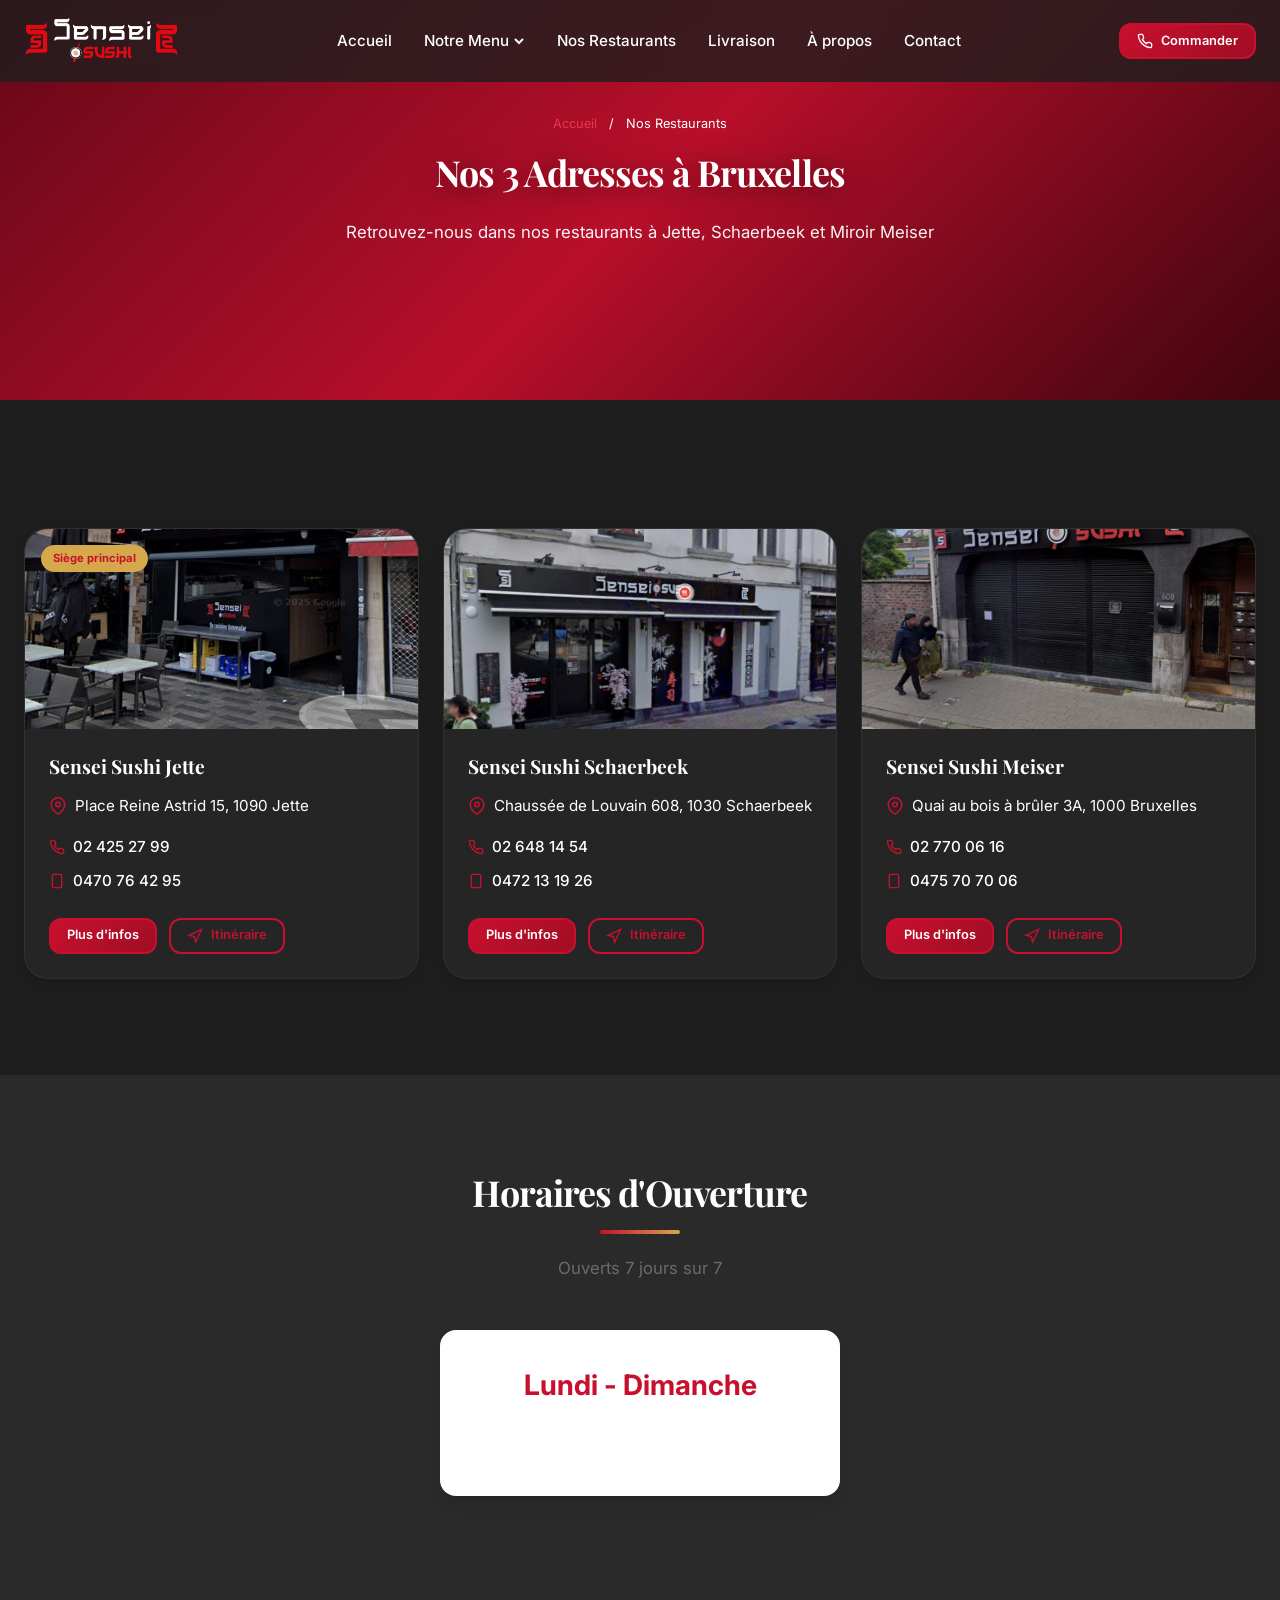
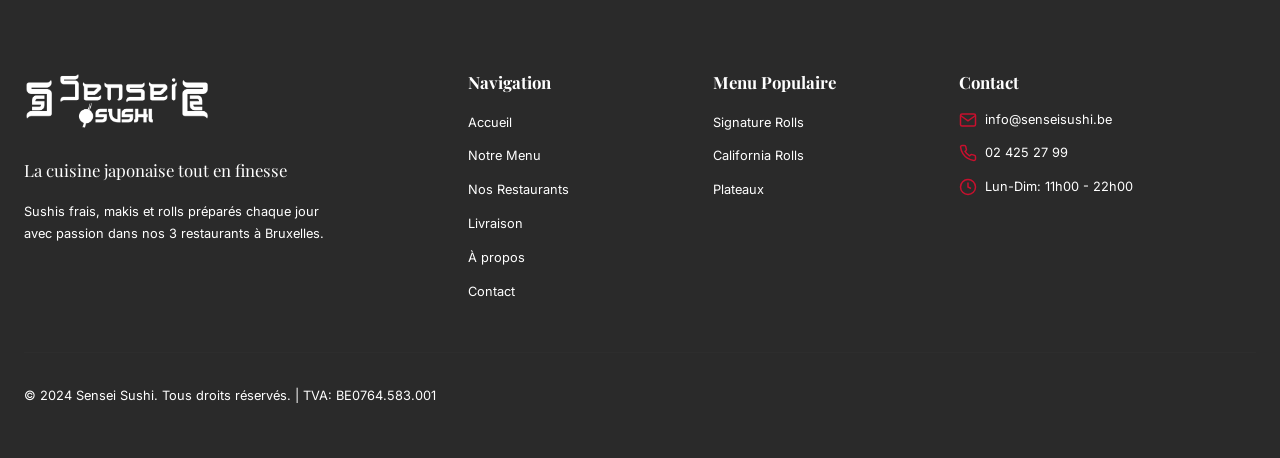
<file: fr/restaurants.html>
<!DOCTYPE html>
<html lang="fr">
<head>
  <meta charset="UTF-8">
  <meta name="viewport" content="width=device-width, initial-scale=1.0">
  <meta http-equiv="X-UA-Compatible" content="IE=edge">
  
  <title>Nos Restaurants | Sensei Sushi - Bruxelles</title>
  <meta name="description" content="Découvrez nos 3 restaurants Sensei Sushi à Bruxelles : Jette, Schaerbeek et Miroir Meiser. Horaires, adresses, téléphones et zones de livraison.">
  <link rel="canonical" href="https://senseisushi.be/fr/restaurants.html">
  
  <!-- Fonts -->
  <link rel="preconnect" href="https://fonts.googleapis.com">
  <link rel="preconnect" href="https://fonts.gstatic.com" crossorigin>
  <link href="https://fonts.googleapis.com/css2?family=Inter:wght@400;500;600;700&family=Playfair+Display:wght@600;700&family=Noto+Sans+JP:wght@400;500;700&display=swap" rel="stylesheet">
  
  <!-- CSS -->
  <link rel="stylesheet" href="/assets/css/variables.css">
  <link rel="stylesheet" href="/assets/css/reset.css">
  <link rel="stylesheet" href="/assets/css/base.css">
  <link rel="stylesheet" href="/assets/css/typography.css">
  <link rel="stylesheet" href="/assets/css/layout.css">
  <link rel="stylesheet" href="/assets/css/buttons.css">
  <link rel="stylesheet" href="/assets/css/cards.css">
  <link rel="stylesheet" href="/assets/css/header.css">
  <link rel="stylesheet" href="/assets/css/footer.css">
  <link rel="stylesheet" href="/assets/css/hero.css">
  <link rel="stylesheet" href="/assets/css/animations.css">
  <link rel="stylesheet" href="/assets/css/responsive.css">
  <link rel="stylesheet" href="/assets/css/utilities.css">
</head>
<body>
  
  <!-- HEADER -->
  <header class="header" id="header">
    <div class="container">
      <nav class="nav">
        <a href="/fr/" class="nav__logo">
          <img src="/img/logo-senseisushi.png" alt="Sensei Sushi" width="160" height="50">
        </a>
        <ul class="nav__menu" id="nav-menu">
          <li class="nav__item"><a href="/fr/" class="nav__link">Accueil</a></li>
          <li class="nav__item nav__item--dropdown">
            <a href="/fr/menu.html" class="nav__link">
              Notre Menu
              <svg class="nav__arrow" width="12" height="12" viewBox="0 0 12 12" fill="none" stroke="currentColor" stroke-width="2">
                <path d="M2 4l4 4 4-4"/>
              </svg>
            </a>
            <ul class="nav__dropdown">
              <li><a href="/fr/menu/signature-rolls.html">Signature Rolls</a></li>
              <li><a href="/fr/menu/california-rolls.html">California Rolls</a></li>
              <li><a href="/fr/menu/plateaux.html">Plateaux</a></li>
              <li><a href="/fr/menu.html" class="nav__dropdown-all">Voir tout →</a></li>
            </ul>
          </li>
          <li class="nav__item"><a href="/fr/restaurants.html" class="nav__link">Nos Restaurants</a></li>
          <li class="nav__item"><a href="/fr/livraison.html" class="nav__link">Livraison</a></li>
          <li class="nav__item"><a href="/fr/a-propos.html" class="nav__link">À propos</a></li>
          <li class="nav__item"><a href="/fr/contact.html" class="nav__link">Contact</a></li>
        </ul>
        <div class="nav__actions">
          <a href="tel:024252799" class="btn btn--primary btn--sm nav__cta">
            <svg width="18" height="18" viewBox="0 0 24 24" fill="none" stroke="currentColor" stroke-width="2">
              <path d="M22 16.92v3a2 2 0 0 1-2.18 2 19.79 19.79 0 0 1-8.63-3.07 19.5 19.5 0 0 1-6-6 19.79 19.79 0 0 1-3.07-8.67A2 2 0 0 1 4.11 2h3a2 2 0 0 1 2 1.72c.127.96.361 1.903.7 2.81a2 2 0 0 1-.45 2.11L8.09 9.91a16 16 0 0 0 6 6l1.27-1.27a2 2 0 0 1 2.11-.45c.907.339 1.85.573 2.81.7A2 2 0 0 1 22 16.92z"/>
            </svg>
            <span>Commander</span>
          </a>
          <button class="nav__toggle" id="nav-toggle" aria-label="Menu" aria-expanded="false">
            <span class="nav__toggle-line"></span>
            <span class="nav__toggle-line"></span>
            <span class="nav__toggle-line"></span>
          </button>
        </div>
      </nav>
    </div>
  </header>

  <!-- HERO -->
  <section class="hero hero--small">
    <div class="hero__background">
      <div style="width: 100%; height: 100%; background: linear-gradient(135deg, var(--color-primary), var(--color-primary-dark));"></div>
      <div class="hero__overlay"></div>
    </div>
    <div class="container hero__container">
      <div class="hero__content" data-animate="fade-up">
        <nav style="margin-bottom: var(--spacing-4); font-size: var(--text-sm);">
          <a href="/fr/" style="color: var(--color-primary-light);">Accueil</a>
          <span style="color: var(--color-white); margin: 0 var(--spacing-2);">/</span>
          <span style="color: var(--color-white);">Nos Restaurants</span>
        </nav>
        <h1 class="hero__title" style="font-size: var(--text-4xl);">Nos 3 Adresses à Bruxelles</h1>
        <p class="hero__subtitle" style="font-size: var(--text-lg);">
          Retrouvez-nous dans nos restaurants à Jette, Schaerbeek et Miroir Meiser
        </p>
      </div>
    </div>
  </section>

  <!-- RESTAURANTS -->
  <section class="section">
    <div class="container">
      <div class="grid grid--3" style="margin-top: var(--spacing-8);">
        <article class="restaurant-card" data-animate="fade-up">
          <div class="restaurant-card__image-wrapper">
            <img src="/img/sensei-jette.png" alt="Sensei Sushi Jette" style="width: 100%; height: 100%; object-fit: cover;" loading="lazy">
            <div class="restaurant-card__badge">Siège principal</div>
          </div>
          <div class="restaurant-card__content">
            <h3 class="restaurant-card__title">Sensei Sushi Jette</h3>
            <address class="restaurant-card__address">
              <svg width="18" height="18" viewBox="0 0 24 24" fill="none" stroke="currentColor" stroke-width="2">
                <path d="M21 10c0 7-9 13-9 13s-9-6-9-13a9 9 0 0 1 18 0z"/>
                <circle cx="12" cy="10" r="3"/>
              </svg>
              <span>Place Reine Astrid 15, 1090 Jette</span>
            </address>
            <div class="restaurant-card__phones">
              <a href="tel:024252799" class="restaurant-card__phone">
                <svg width="16" height="16" viewBox="0 0 24 24" fill="none" stroke="currentColor" stroke-width="2">
                  <path d="M22 16.92v3a2 2 0 0 1-2.18 2 19.79 19.79 0 0 1-8.63-3.07 19.5 19.5 0 0 1-6-6 19.79 19.79 0 0 1-3.07-8.67A2 2 0 0 1 4.11 2h3a2 2 0 0 1 2 1.72c.127.96.361 1.903.7 2.81a2 2 0 0 1-.45 2.11L8.09 9.91a16 16 0 0 0 6 6l1.27-1.27a2 2 0 0 1 2.11-.45c.907.339 1.85.573 2.81.7A2 2 0 0 1 22 16.92z"/>
                </svg>
                02 425 27 99
              </a>
              <a href="tel:0470764295" class="restaurant-card__phone">
                <svg width="16" height="16" viewBox="0 0 24 24" fill="none" stroke="currentColor" stroke-width="2">
                  <rect x="5" y="2" width="14" height="20" rx="2" ry="2"/>
                  <line x1="12" y1="18" x2="12.01" y2="18"/>
                </svg>
                0470 76 42 95
              </a>
            </div>
            <div class="restaurant-card__actions">
              <a href="/fr/restaurants/jette.html" class="btn btn--primary btn--sm">Plus d'infos</a>
              <a href="https://maps.google.com/?q=Place+Reine+Astrid+15,+1090+Jette" target="_blank" rel="noopener noreferrer" class="btn btn--outline btn--sm">
                <svg width="16" height="16" viewBox="0 0 24 24" fill="none" stroke="currentColor" stroke-width="2">
                  <polygon points="3 11 22 2 13 21 11 13 3 11"/>
                </svg>
                Itinéraire
              </a>
            </div>
          </div>
        </article>
        
        <article class="restaurant-card" data-animate="fade-up" data-delay="100">
          <div class="restaurant-card__image-wrapper">
            <img src="/img/sensei schaerbeek.png" alt="Sensei Sushi Schaerbeek" style="width: 100%; height: 100%; object-fit: cover;" loading="lazy">
          </div>
          <div class="restaurant-card__content">
            <h3 class="restaurant-card__title">Sensei Sushi Schaerbeek</h3>
            <address class="restaurant-card__address">
              <svg width="18" height="18" viewBox="0 0 24 24" fill="none" stroke="currentColor" stroke-width="2">
                <path d="M21 10c0 7-9 13-9 13s-9-6-9-13a9 9 0 0 1 18 0z"/>
                <circle cx="12" cy="10" r="3"/>
              </svg>
              <span>Chaussée de Louvain 608, 1030 Schaerbeek</span>
            </address>
            <div class="restaurant-card__phones">
              <a href="tel:026481454" class="restaurant-card__phone">
                <svg width="16" height="16" viewBox="0 0 24 24" fill="none" stroke="currentColor" stroke-width="2">
                  <path d="M22 16.92v3a2 2 0 0 1-2.18 2 19.79 19.79 0 0 1-8.63-3.07 19.5 19.5 0 0 1-6-6 19.79 19.79 0 0 1-3.07-8.67A2 2 0 0 1 4.11 2h3a2 2 0 0 1 2 1.72c.127.96.361 1.903.7 2.81a2 2 0 0 1-.45 2.11L8.09 9.91a16 16 0 0 0 6 6l1.27-1.27a2 2 0 0 1 2.11-.45c.907.339 1.85.573 2.81.7A2 2 0 0 1 22 16.92z"/>
                </svg>
                02 648 14 54
              </a>
              <a href="tel:0472131926" class="restaurant-card__phone">
                <svg width="16" height="16" viewBox="0 0 24 24" fill="none" stroke="currentColor" stroke-width="2">
                  <rect x="5" y="2" width="14" height="20" rx="2" ry="2"/>
                  <line x1="12" y1="18" x2="12.01" y2="18"/>
                </svg>
                0472 13 19 26
              </a>
            </div>
            <div class="restaurant-card__actions">
              <a href="/fr/restaurants/schaerbeek.html" class="btn btn--primary btn--sm">Plus d'infos</a>
              <a href="https://maps.google.com/?q=Chaussée+de+Louvain+608,+1030+Schaerbeek" target="_blank" rel="noopener noreferrer" class="btn btn--outline btn--sm">
                <svg width="16" height="16" viewBox="0 0 24 24" fill="none" stroke="currentColor" stroke-width="2">
                  <polygon points="3 11 22 2 13 21 11 13 3 11"/>
                </svg>
                Itinéraire
              </a>
            </div>
          </div>
        </article>
        
        <article class="restaurant-card" data-animate="fade-up" data-delay="200">
          <div class="restaurant-card__image-wrapper">
            <img src="/img/sensei-meiser.png" alt="Sensei Sushi Meiser" style="width: 100%; height: 100%; object-fit: cover;" loading="lazy">
          </div>
          <div class="restaurant-card__content">
            <h3 class="restaurant-card__title">Sensei Sushi Meiser</h3>
            <address class="restaurant-card__address">
              <svg width="18" height="18" viewBox="0 0 24 24" fill="none" stroke="currentColor" stroke-width="2">
                <path d="M21 10c0 7-9 13-9 13s-9-6-9-13a9 9 0 0 1 18 0z"/>
                <circle cx="12" cy="10" r="3"/>
              </svg>
              <span>Quai au bois à brûler 3A, 1000 Bruxelles</span>
            </address>
            <div class="restaurant-card__phones">
              <a href="tel:027700616" class="restaurant-card__phone">
                <svg width="16" height="16" viewBox="0 0 24 24" fill="none" stroke="currentColor" stroke-width="2">
                  <path d="M22 16.92v3a2 2 0 0 1-2.18 2 19.79 19.79 0 0 1-8.63-3.07 19.5 19.5 0 0 1-6-6 19.79 19.79 0 0 1-3.07-8.67A2 2 0 0 1 4.11 2h3a2 2 0 0 1 2 1.72c.127.96.361 1.903.7 2.81a2 2 0 0 1-.45 2.11L8.09 9.91a16 16 0 0 0 6 6l1.27-1.27a2 2 0 0 1 2.11-.45c.907.339 1.85.573 2.81.7A2 2 0 0 1 22 16.92z"/>
                </svg>
                02 770 06 16
              </a>
              <a href="tel:0475707006" class="restaurant-card__phone">
                <svg width="16" height="16" viewBox="0 0 24 24" fill="none" stroke="currentColor" stroke-width="2">
                  <rect x="5" y="2" width="14" height="20" rx="2" ry="2"/>
                  <line x1="12" y1="18" x2="12.01" y2="18"/>
                </svg>
                0475 70 70 06
              </a>
            </div>
            <div class="restaurant-card__actions">
              <a href="/fr/restaurants/meiser.html" class="btn btn--primary btn--sm">Plus d'infos</a>
              <a href="https://maps.google.com/?q=Quai+au+bois+à+brûler+3A,+1000+Bruxelles" target="_blank" rel="noopener noreferrer" class="btn btn--outline btn--sm">
                <svg width="16" height="16" viewBox="0 0 24 24" fill="none" stroke="currentColor" stroke-width="2">
                  <polygon points="3 11 22 2 13 21 11 13 3 11"/>
                </svg>
                Itinéraire
              </a>
            </div>
          </div>
        </article>
      </div>
    </div>
  </section>

  <!-- HORAIRES -->
  <section class="section section--cream">
    <div class="container">
      <div class="section-header" data-animate="fade-up">
        <h2 class="section-title">Horaires d'Ouverture</h2>
        <p class="section-subtitle">Ouverts 7 jours sur 7</p>
      </div>
      <div style="max-width: 400px; margin: 0 auto; text-align: center; padding: var(--spacing-8); background: var(--color-white); border-radius: var(--rounded-xl); box-shadow: var(--shadow-lg);" data-animate="zoom-in">
        <div style="font-size: var(--text-3xl); font-weight: var(--font-bold); color: var(--color-primary); margin-bottom: var(--spacing-4);">
          Lundi - Dimanche
        </div>
        <div style="font-size: var(--text-2xl); color: var(--color-white);">
          11h00 - 22h00
        </div>
      </div>
    </div>
  </section>

  <!-- FOOTER -->
  <footer class="footer">
    <div class="container">
      <div class="footer__main">
        <div class="footer__grid">
          <div class="footer__brand">
            <a href="/fr/" class="footer__logo">
              <img src="/img/logo-senseisushi.png" alt="Sensei Sushi" width="180">
            </a>
            <p class="footer__slogan">La cuisine japonaise tout en finesse</p>
            <p class="footer__description">
              Sushis frais, makis et rolls préparés chaque jour avec passion dans nos 3 restaurants à Bruxelles.
            </p>
          </div>
          <div class="footer__column">
            <h4 class="footer__title">Navigation</h4>
            <ul class="footer__links">
              <li><a href="/fr/">Accueil</a></li>
              <li><a href="/fr/menu.html">Notre Menu</a></li>
              <li><a href="/fr/restaurants.html">Nos Restaurants</a></li>
              <li><a href="/fr/livraison.html">Livraison</a></li>
              <li><a href="/fr/a-propos.html">À propos</a></li>
              <li><a href="/fr/contact.html">Contact</a></li>
            </ul>
          </div>
          <div class="footer__column">
            <h4 class="footer__title">Menu Populaire</h4>
            <ul class="footer__links">
              <li><a href="/fr/menu/signature-rolls.html">Signature Rolls</a></li>
              <li><a href="/fr/menu/california-rolls.html">California Rolls</a></li>
              <li><a href="/fr/menu/plateaux.html">Plateaux</a></li>
            </ul>
          </div>
          <div class="footer__column">
            <h4 class="footer__title">Contact</h4>
            <ul class="footer__contact">
              <li>
                <svg width="18" height="18" viewBox="0 0 24 24" fill="none" stroke="currentColor" stroke-width="2">
                  <path d="M4 4h16c1.1 0 2 .9 2 2v12c0 1.1-.9 2-2 2H4c-1.1 0-2-.9-2-2V6c0-1.1.9-2 2-2z"/>
                  <polyline points="22,6 12,13 2,6"/>
                </svg>
                <a href="mailto:info@senseisushi.be">info@senseisushi.be</a>
              </li>
              <li>
                <svg width="18" height="18" viewBox="0 0 24 24" fill="none" stroke="currentColor" stroke-width="2">
                  <path d="M22 16.92v3a2 2 0 0 1-2.18 2 19.79 19.79 0 0 1-8.63-3.07 19.5 19.5 0 0 1-6-6 19.79 19.79 0 0 1-3.07-8.67A2 2 0 0 1 4.11 2h3a2 2 0 0 1 2 1.72c.127.96.361 1.903.7 2.81a2 2 0 0 1-.45 2.11L8.09 9.91a16 16 0 0 0 6 6l1.27-1.27a2 2 0 0 1 2.11-.45c.907.339 1.85.573 2.81.7A2 2 0 0 1 22 16.92z"/>
                </svg>
                <a href="tel:024252799">02 425 27 99</a>
              </li>
              <li>
                <svg width="18" height="18" viewBox="0 0 24 24" fill="none" stroke="currentColor" stroke-width="2">
                  <circle cx="12" cy="12" r="10"/>
                  <polyline points="12 6 12 12 16 14"/>
                </svg>
                <span>Lun-Dim: 11h00 - 22h00</span>
              </li>
            </ul>
          </div>
        </div>
      </div>
      <div class="footer__bottom">
        <div class="footer__bottom-content">
          <p class="footer__copyright">
            © 2024 Sensei Sushi. Tous droits réservés. | TVA: BE0764.583.001
          </p>
        </div>
      </div>
    </div>
  </footer>

  <!-- JavaScript -->
  <script src="/assets/js/main.js"></script>
</body>
</html>
</file>
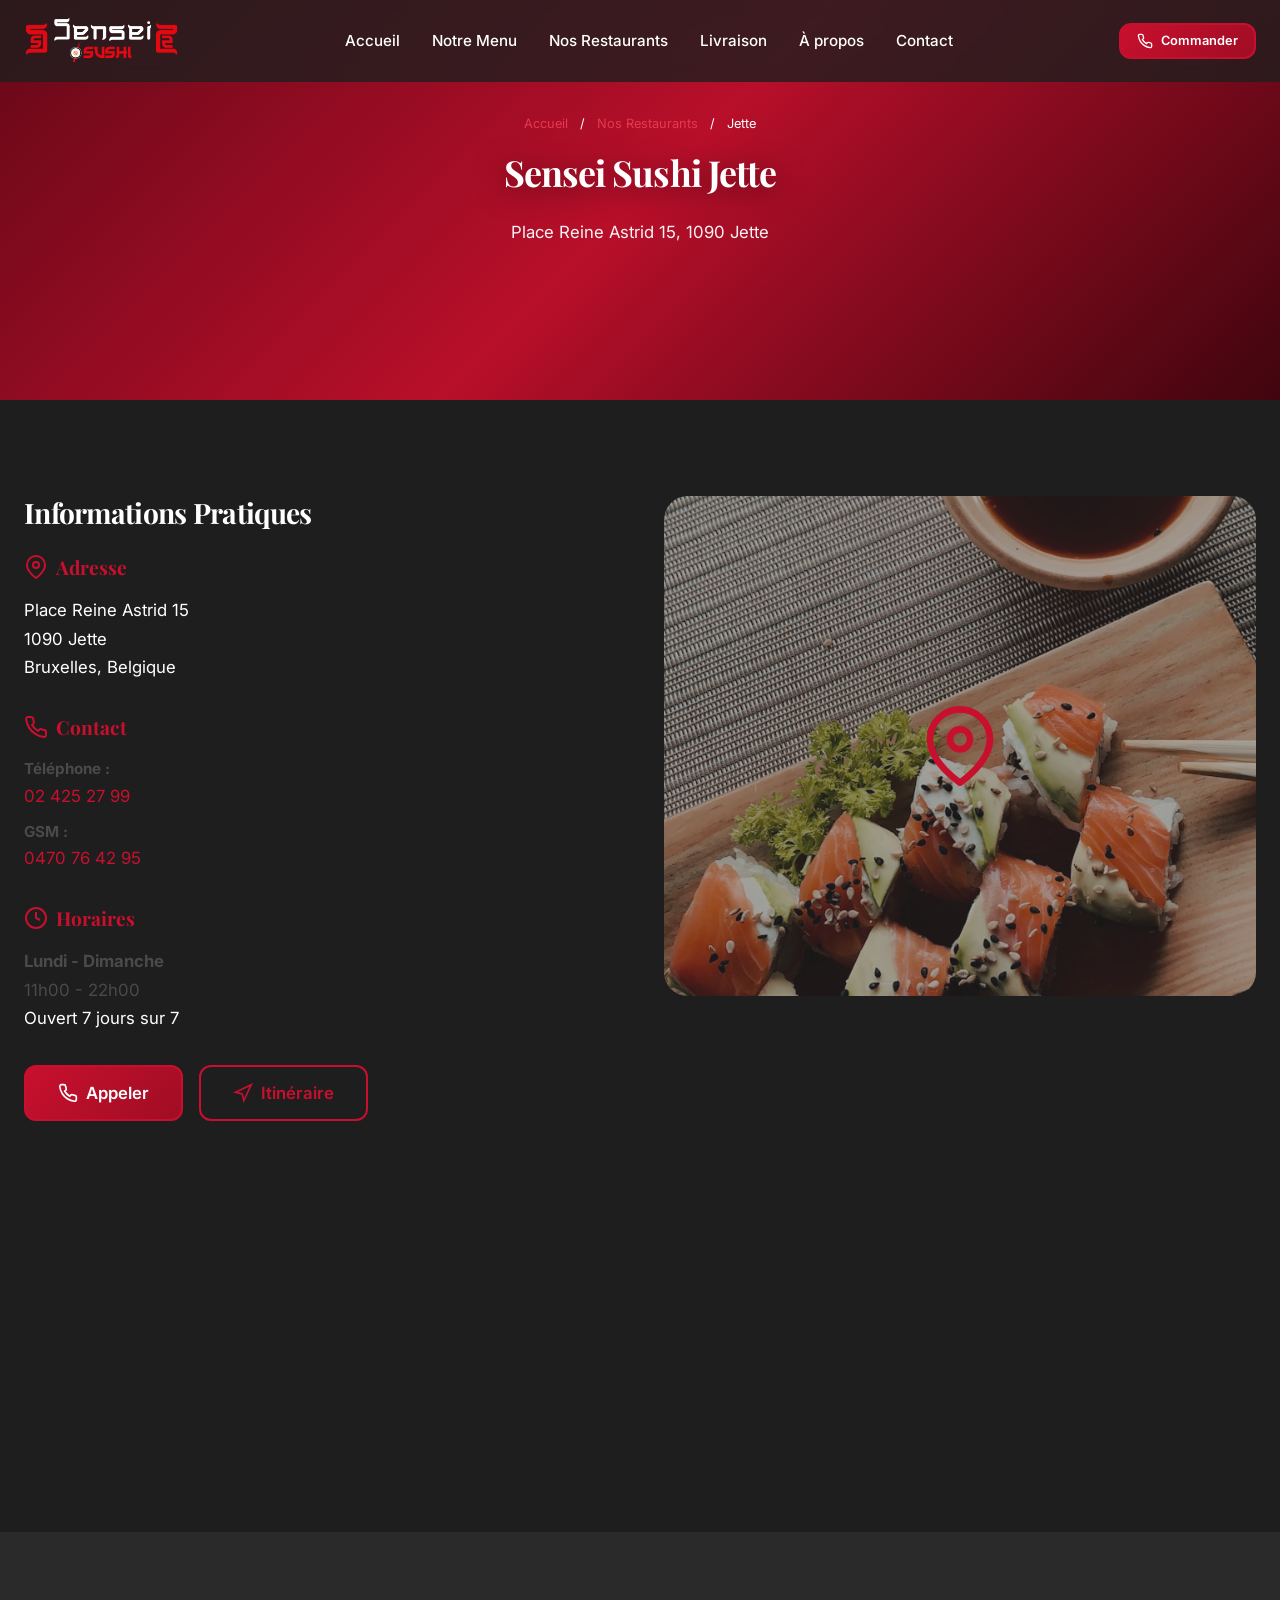
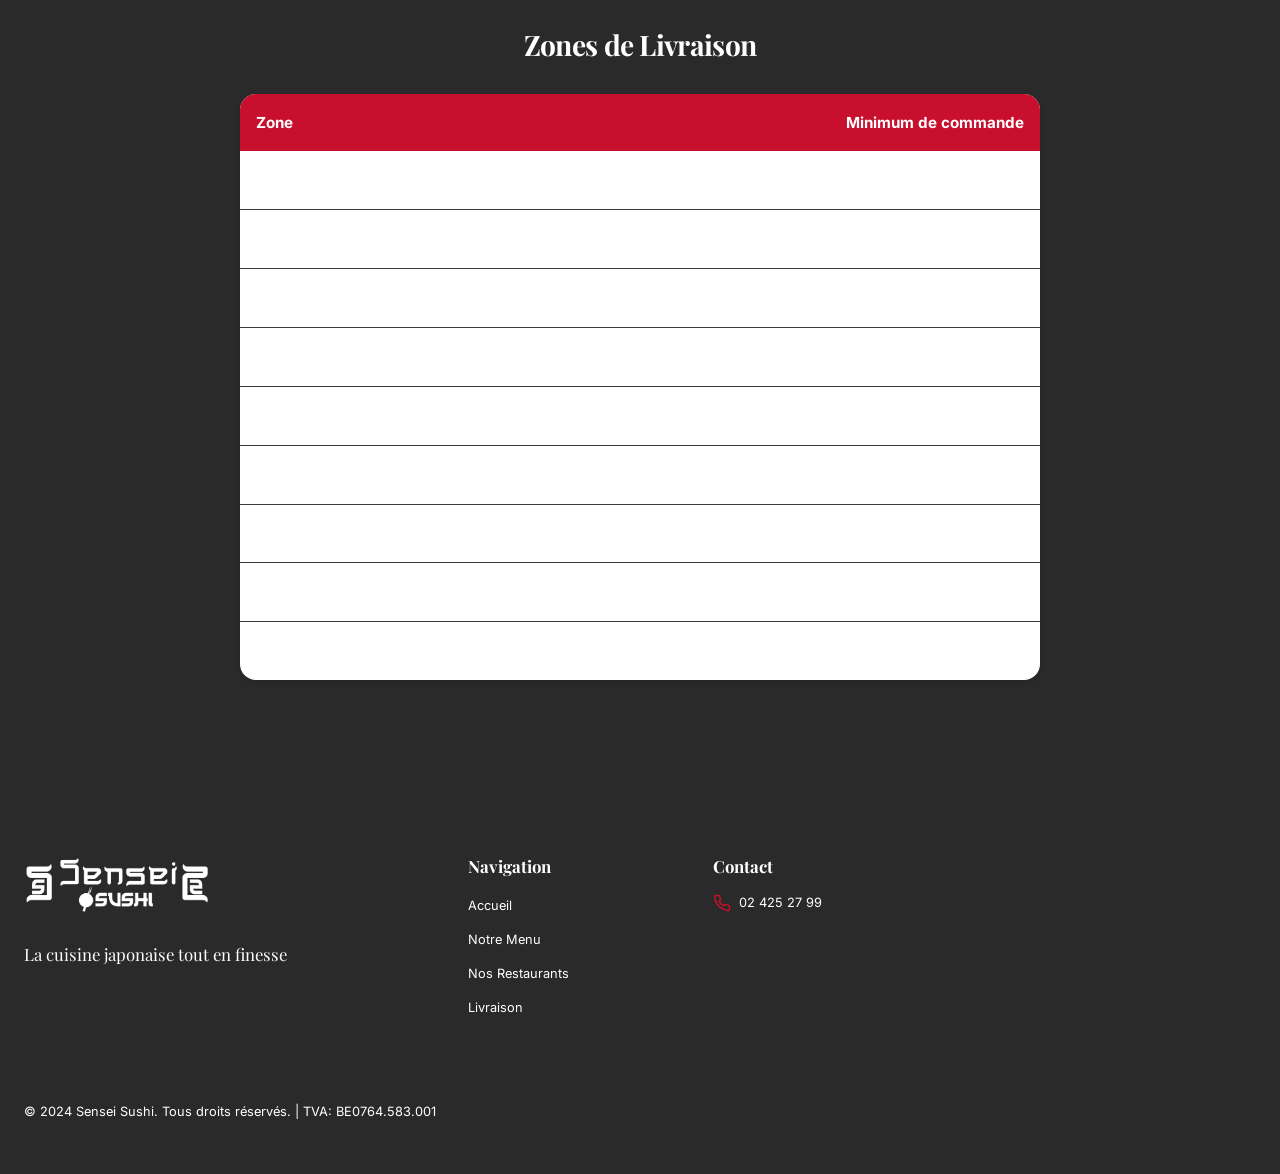
<file: fr/restaurants/jette.html>
<!DOCTYPE html>
<html lang="fr">
<head>
  <meta charset="UTF-8">
  <meta name="viewport" content="width=device-width, initial-scale=1.0">
  <title>Sensei Sushi Jette | Restaurant Japonais Bruxelles</title>
  <meta name="description" content="Sensei Sushi Jette - Place Reine Astrid 15, 1090 Jette. Restaurant japonais spécialisé en sushis, makis et rolls. Livraison disponible.">
  <link rel="canonical" href="https://senseisushi.be/fr/restaurants/jette.html">
  <link rel="preconnect" href="https://fonts.googleapis.com">
  <link rel="preconnect" href="https://fonts.gstatic.com" crossorigin>
  <link href="https://fonts.googleapis.com/css2?family=Inter:wght@400;500;600;700&family=Playfair+Display:wght@600;700&family=Noto+Sans+JP:wght@400;500;700&display=swap" rel="stylesheet">
  <link rel="stylesheet" href="/assets/css/variables.css">
  <link rel="stylesheet" href="/assets/css/reset.css">
  <link rel="stylesheet" href="/assets/css/base.css">
  <link rel="stylesheet" href="/assets/css/typography.css">
  <link rel="stylesheet" href="/assets/css/layout.css">
  <link rel="stylesheet" href="/assets/css/buttons.css">
  <link rel="stylesheet" href="/assets/css/cards.css">
  <link rel="stylesheet" href="/assets/css/header.css">
  <link rel="stylesheet" href="/assets/css/footer.css">
  <link rel="stylesheet" href="/assets/css/hero.css">
  <link rel="stylesheet" href="/assets/css/animations.css">
  <link rel="stylesheet" href="/assets/css/responsive.css">
  <link rel="stylesheet" href="/assets/css/utilities.css">
</head>
<body>
  <header class="header" id="header">
    <div class="container">
      <nav class="nav">
        <a href="/fr/" class="nav__logo">
          <img src="/img/logo-senseisushi.png" alt="Sensei Sushi" width="160" height="50">
        </a>
        <ul class="nav__menu" id="nav-menu">
          <li class="nav__item"><a href="/fr/" class="nav__link">Accueil</a></li>
          <li class="nav__item"><a href="/fr/menu.html" class="nav__link">Notre Menu</a></li>
          <li class="nav__item"><a href="/fr/restaurants.html" class="nav__link">Nos Restaurants</a></li>
          <li class="nav__item"><a href="/fr/livraison.html" class="nav__link">Livraison</a></li>
          <li class="nav__item"><a href="/fr/a-propos.html" class="nav__link">À propos</a></li>
          <li class="nav__item"><a href="/fr/contact.html" class="nav__link">Contact</a></li>
        </ul>
        <div class="nav__actions">
          <a href="tel:024252799" class="btn btn--primary btn--sm nav__cta">
            <svg width="18" height="18" viewBox="0 0 24 24" fill="none" stroke="currentColor" stroke-width="2">
              <path d="M22 16.92v3a2 2 0 0 1-2.18 2 19.79 19.79 0 0 1-8.63-3.07 19.5 19.5 0 0 1-6-6 19.79 19.79 0 0 1-3.07-8.67A2 2 0 0 1 4.11 2h3a2 2 0 0 1 2 1.72c.127.96.361 1.903.7 2.81a2 2 0 0 1-.45 2.11L8.09 9.91a16 16 0 0 0 6 6l1.27-1.27a2 2 0 0 1 2.11-.45c.907.339 1.85.573 2.81.7A2 2 0 0 1 22 16.92z"/>
            </svg>
            <span>Commander</span>
          </a>
          <button class="nav__toggle" id="nav-toggle" aria-label="Menu" aria-expanded="false">
            <span class="nav__toggle-line"></span>
            <span class="nav__toggle-line"></span>
            <span class="nav__toggle-line"></span>
          </button>
        </div>
      </nav>
    </div>
  </header>

  <section class="hero hero--small">
    <div class="hero__background">
      <div style="width: 100%; height: 100%; background: linear-gradient(135deg, var(--color-primary), var(--color-primary-dark));"></div>
      <div class="hero__overlay"></div>
    </div>
    <div class="container hero__container">
      <div class="hero__content" data-animate="fade-up">
        <nav style="margin-bottom: var(--spacing-4); font-size: var(--text-sm);">
          <a href="/fr/" style="color: var(--color-primary-light);">Accueil</a>
          <span style="color: var(--color-white); margin: 0 var(--spacing-2);">/</span>
          <a href="/fr/restaurants.html" style="color: var(--color-primary-light);">Nos Restaurants</a>
          <span style="color: var(--color-white); margin: 0 var(--spacing-2);">/</span>
          <span style="color: var(--color-white);">Jette</span>
        </nav>
        <h1 class="hero__title" style="font-size: var(--text-4xl);">Sensei Sushi Jette</h1>
        <p class="hero__subtitle" style="font-size: var(--text-lg);">
          Place Reine Astrid 15, 1090 Jette
        </p>
      </div>
    </div>
  </section>

  <section class="section">
    <div class="container">
      <div class="grid grid--2" style="gap: var(--spacing-12); align-items: start;">
        <div data-animate="fade-right">
          <h2 style="font-size: var(--text-3xl); margin-bottom: var(--spacing-6);">Informations Pratiques</h2>
          
          <div style="margin-bottom: var(--spacing-8);">
            <h3 style="font-size: var(--text-xl); margin-bottom: var(--spacing-4); color: var(--color-primary); display: flex; align-items: center; gap: var(--spacing-2);">
              <svg width="24" height="24" viewBox="0 0 24 24" fill="none" stroke="currentColor" stroke-width="2">
                <path d="M21 10c0 7-9 13-9 13s-9-6-9-13a9 9 0 0 1 18 0z"/>
                <circle cx="12" cy="10" r="3"/>
              </svg>
              Adresse
            </h3>
            <address style="font-style: normal; font-size: var(--text-lg); line-height: var(--leading-relaxed);">
              Place Reine Astrid 15<br>
              1090 Jette<br>
              Bruxelles, Belgique
            </address>
          </div>
          
          <div style="margin-bottom: var(--spacing-8);">
            <h3 style="font-size: var(--text-xl); margin-bottom: var(--spacing-4); color: var(--color-primary); display: flex; align-items: center; gap: var(--spacing-2);">
              <svg width="24" height="24" viewBox="0 0 24 24" fill="none" stroke="currentColor" stroke-width="2">
                <path d="M22 16.92v3a2 2 0 0 1-2.18 2 19.79 19.79 0 0 1-8.63-3.07 19.5 19.5 0 0 1-6-6 19.79 19.79 0 0 1-3.07-8.67A2 2 0 0 1 4.11 2h3a2 2 0 0 1 2 1.72c.127.96.361 1.903.7 2.81a2 2 0 0 1-.45 2.11L8.09 9.91a16 16 0 0 0 6 6l1.27-1.27a2 2 0 0 1 2.11-.45c.907.339 1.85.573 2.81.7A2 2 0 0 1 22 16.92z"/>
              </svg>
              Contact
            </h3>
            <p style="margin-bottom: var(--spacing-2);">
              <strong>Téléphone :</strong><br>
              <a href="tel:024252799" style="color: var(--color-primary); font-size: var(--text-lg);">02 425 27 99</a>
            </p>
            <p>
              <strong>GSM :</strong><br>
              <a href="tel:0470764295" style="color: var(--color-primary); font-size: var(--text-lg);">0470 76 42 95</a>
            </p>
          </div>
          
          <div style="margin-bottom: var(--spacing-8);">
            <h3 style="font-size: var(--text-xl); margin-bottom: var(--spacing-4); color: var(--color-primary); display: flex; align-items: center; gap: var(--spacing-2);">
              <svg width="24" height="24" viewBox="0 0 24 24" fill="none" stroke="currentColor" stroke-width="2">
                <circle cx="12" cy="12" r="10"/>
                <polyline points="12 6 12 12 16 14"/>
              </svg>
              Horaires
            </h3>
            <p style="font-size: var(--text-lg);">
              <strong>Lundi - Dimanche</strong><br>
              11h00 - 22h00<br>
              <span style="color: var(--color-white);">Ouvert 7 jours sur 7</span>
            </p>
          </div>
          
          <div style="display: flex; gap: var(--spacing-4); flex-wrap: wrap;">
            <a href="tel:024252799" class="btn btn--primary btn--lg">
              <svg width="20" height="20" viewBox="0 0 24 24" fill="none" stroke="currentColor" stroke-width="2">
                <path d="M22 16.92v3a2 2 0 0 1-2.18 2 19.79 19.79 0 0 1-8.63-3.07 19.5 19.5 0 0 1-6-6 19.79 19.79 0 0 1-3.07-8.67A2 2 0 0 1 4.11 2h3a2 2 0 0 1 2 1.72c.127.96.361 1.903.7 2.81a2 2 0 0 1-.45 2.11L8.09 9.91a16 16 0 0 0 6 6l1.27-1.27a2 2 0 0 1 2.11-.45c.907.339 1.85.573 2.81.7A2 2 0 0 1 22 16.92z"/>
              </svg>
              Appeler
            </a>
            <a href="https://maps.google.com/?q=Place+Reine+Astrid+15,+1090+Jette" target="_blank" rel="noopener noreferrer" class="btn btn--outline btn--lg">
              <svg width="20" height="20" viewBox="0 0 24 24" fill="none" stroke="currentColor" stroke-width="2">
                <polygon points="3 11 22 2 13 21 11 13 3 11"/>
              </svg>
              Itinéraire
            </a>
          </div>
        </div>
        
        <div data-animate="fade-left">
          <div style="width: 100%; height: 500px; border-radius: var(--rounded-2xl); margin-bottom: var(--spacing-8); overflow: hidden; position: relative; background: var(--color-gray-200);">
            <img src="/img/delivery-section.jpg" alt="Carte du restaurant" style="width: 100%; height: 100%; object-fit: cover; opacity: 0.6;" loading="lazy">
            <div style="position: absolute; inset: 0; display: flex; align-items: center; justify-content: center;">
              <svg width="80" height="80" viewBox="0 0 24 24" fill="none" stroke="var(--color-primary)" stroke-width="2">
                <path d="M21 10c0 7-9 13-9 13s-9-6-9-13a9 9 0 0 1 18 0z"/>
                <circle cx="12" cy="10" r="3"/>
              </svg>
            </div>
          </div>
          <iframe 
            src="https://www.google.com/maps/embed?pb=!1m18!1m12!1m3!1d2519.5!2d4.3247!3d50.8798!2m3!1f0!2f0!3f0!3m2!1i1024!2i768!4f13.1!3m3!1m2!1s0x0%3A0x0!2zNTDCsDUyJzQ3LjMiTiA0wrAxOSczOC45IkU!5e0!3m2!1sfr!2sbe!4v1234567890"
            width="100%" 
            height="400" 
            style="border:0; border-radius: var(--rounded-xl);" 
            allowfullscreen="" 
            loading="lazy" 
            referrerpolicy="no-referrer-when-downgrade">
          </iframe>
        </div>
      </div>
    </div>
  </section>

  <section class="section section--gray">
    <div class="container">
      <h2 style="font-size: var(--text-3xl); margin-bottom: var(--spacing-8); text-align: center;">Zones de Livraison</h2>
      <div style="max-width: 800px; margin: 0 auto;">
        <table style="width: 100%; border-collapse: collapse; background: var(--color-white); border-radius: var(--rounded-xl); overflow: hidden; box-shadow: var(--shadow-md);">
          <thead>
            <tr style="background: var(--color-primary); color: var(--color-white);">
              <th style="padding: var(--spacing-4); text-align: left;">Zone</th>
              <th style="padding: var(--spacing-4); text-align: right;">Minimum de commande</th>
            </tr>
          </thead>
          <tbody>
            <tr style="border-bottom: 1px solid var(--color-gray-200);">
              <td style="padding: var(--spacing-4);">Jette</td>
              <td style="padding: var(--spacing-4); text-align: right; font-weight: var(--font-semibold);">25€</td>
            </tr>
            <tr style="border-bottom: 1px solid var(--color-gray-200);">
              <td style="padding: var(--spacing-4);">Laeken</td>
              <td style="padding: var(--spacing-4); text-align: right; font-weight: var(--font-semibold);">30€</td>
            </tr>
            <tr style="border-bottom: 1px solid var(--color-gray-200);">
              <td style="padding: var(--spacing-4);">Molenbeek-Saint-Jean</td>
              <td style="padding: var(--spacing-4); text-align: right; font-weight: var(--font-semibold);">30€</td>
            </tr>
            <tr style="border-bottom: 1px solid var(--color-gray-200);">
              <td style="padding: var(--spacing-4);">Koekelberg</td>
              <td style="padding: var(--spacing-4); text-align: right; font-weight: var(--font-semibold);">30€</td>
            </tr>
            <tr style="border-bottom: 1px solid var(--color-gray-200);">
              <td style="padding: var(--spacing-4);">Berchem</td>
              <td style="padding: var(--spacing-4); text-align: right; font-weight: var(--font-semibold);">30€</td>
            </tr>
            <tr style="border-bottom: 1px solid var(--color-gray-200);">
              <td style="padding: var(--spacing-4);">Ganshoren</td>
              <td style="padding: var(--spacing-4); text-align: right; font-weight: var(--font-semibold);">30€</td>
            </tr>
            <tr style="border-bottom: 1px solid var(--color-gray-200);">
              <td style="padding: var(--spacing-4);">Wemmel</td>
              <td style="padding: var(--spacing-4); text-align: right; font-weight: var(--font-semibold);">35€</td>
            </tr>
            <tr style="border-bottom: 1px solid var(--color-gray-200);">
              <td style="padding: var(--spacing-4);">Dilbeek</td>
              <td style="padding: var(--spacing-4); text-align: right; font-weight: var(--font-semibold);">35€</td>
            </tr>
            <tr>
              <td style="padding: var(--spacing-4);">Anderlecht</td>
              <td style="padding: var(--spacing-4); text-align: right; font-weight: var(--font-semibold);">45€</td>
            </tr>
          </tbody>
        </table>
      </div>
    </div>
  </section>

  <footer class="footer">
    <div class="container">
      <div class="footer__main">
        <div class="footer__grid">
          <div class="footer__brand">
            <a href="/fr/" class="footer__logo">
              <img src="/img/logo-senseisushi.png" alt="Sensei Sushi" width="180">
            </a>
            <p class="footer__slogan">La cuisine japonaise tout en finesse</p>
          </div>
          <div class="footer__column">
            <h4 class="footer__title">Navigation</h4>
            <ul class="footer__links">
              <li><a href="/fr/">Accueil</a></li>
              <li><a href="/fr/menu.html">Notre Menu</a></li>
              <li><a href="/fr/restaurants.html">Nos Restaurants</a></li>
              <li><a href="/fr/livraison.html">Livraison</a></li>
            </ul>
          </div>
          <div class="footer__column">
            <h4 class="footer__title">Contact</h4>
            <ul class="footer__contact">
              <li>
                <svg width="18" height="18" viewBox="0 0 24 24" fill="none" stroke="currentColor" stroke-width="2">
                  <path d="M22 16.92v3a2 2 0 0 1-2.18 2 19.79 19.79 0 0 1-8.63-3.07 19.5 19.5 0 0 1-6-6 19.79 19.79 0 0 1-3.07-8.67A2 2 0 0 1 4.11 2h3a2 2 0 0 1 2 1.72c.127.96.361 1.903.7 2.81a2 2 0 0 1-.45 2.11L8.09 9.91a16 16 0 0 0 6 6l1.27-1.27a2 2 0 0 1 2.11-.45c.907.339 1.85.573 2.81.7A2 2 0 0 1 22 16.92z"/>
                </svg>
                <a href="tel:024252799">02 425 27 99</a>
              </li>
            </ul>
          </div>
        </div>
      </div>
      <div class="footer__bottom">
        <div class="footer__bottom-content">
          <p class="footer__copyright">© 2024 Sensei Sushi. Tous droits réservés. | TVA: BE0764.583.001</p>
        </div>
      </div>
    </div>
  </footer>
  <script src="/assets/js/main.js"></script>
</body>
</html>
</file>
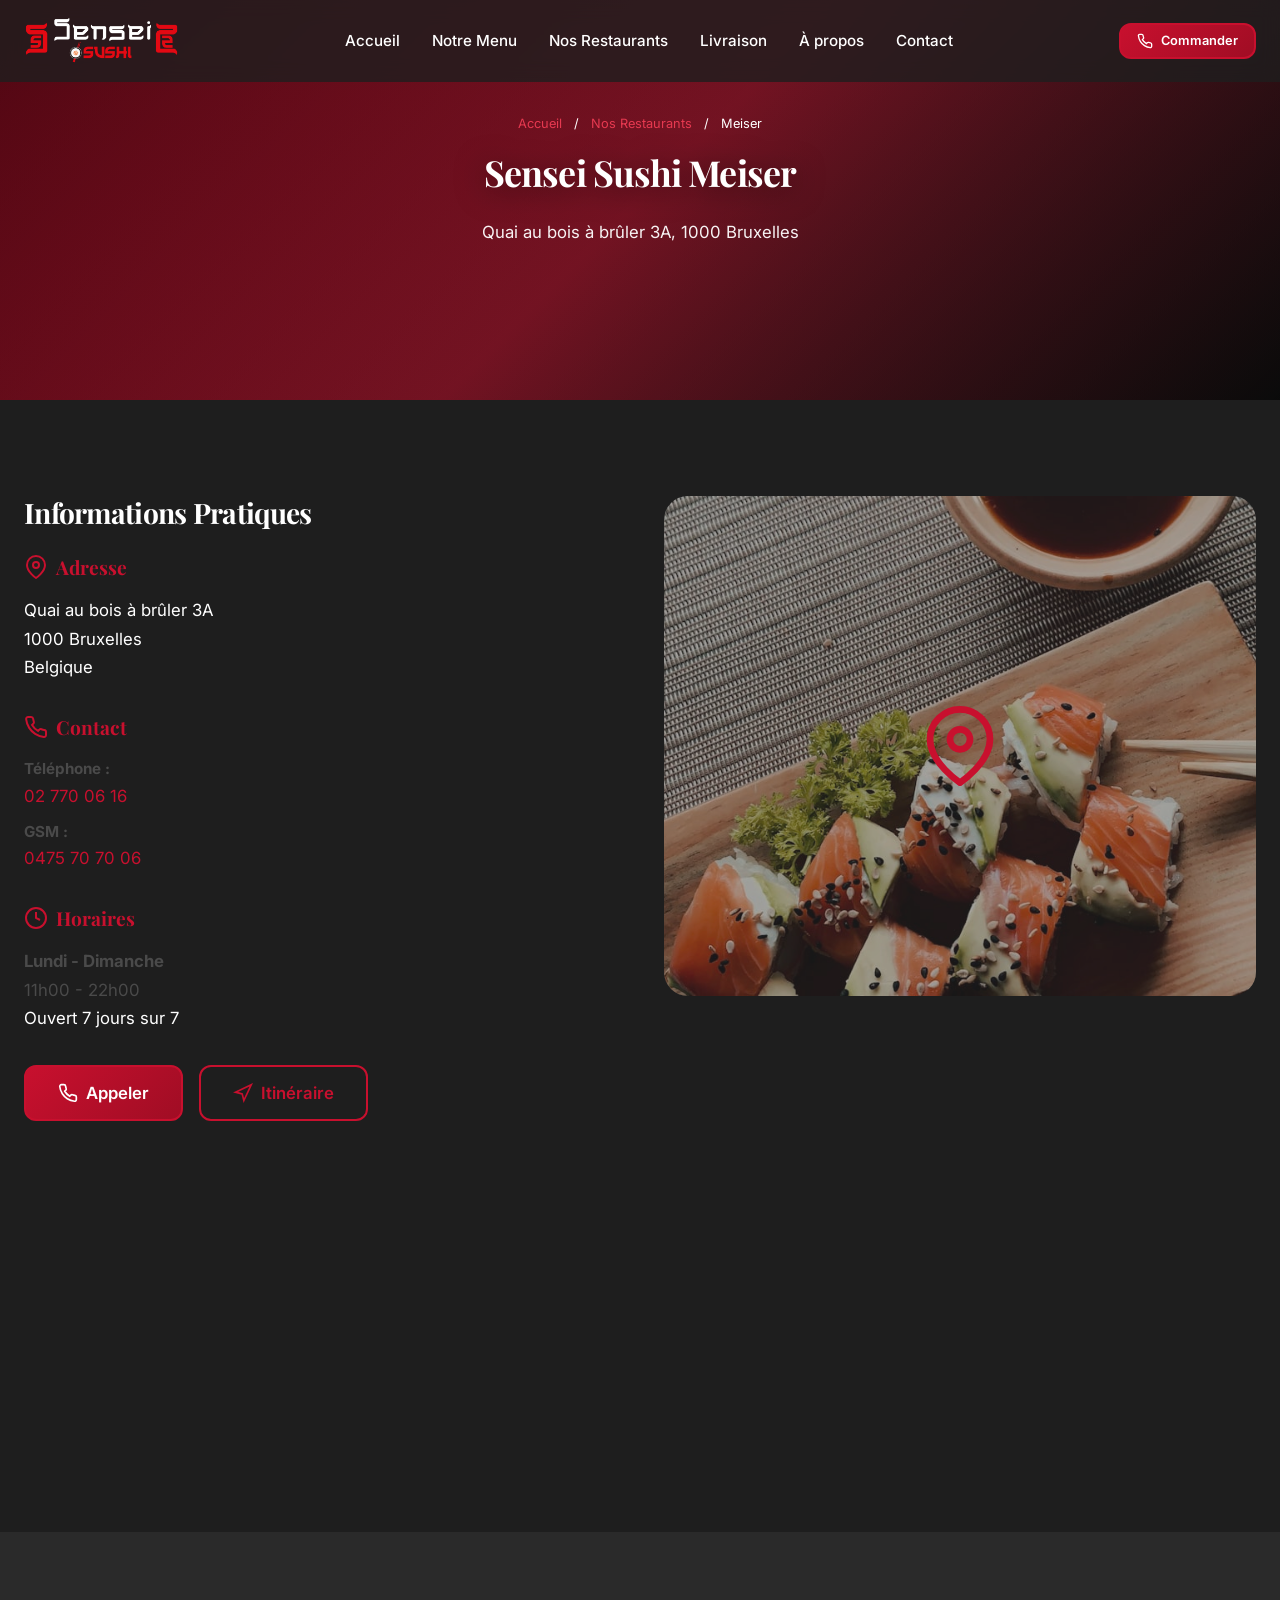
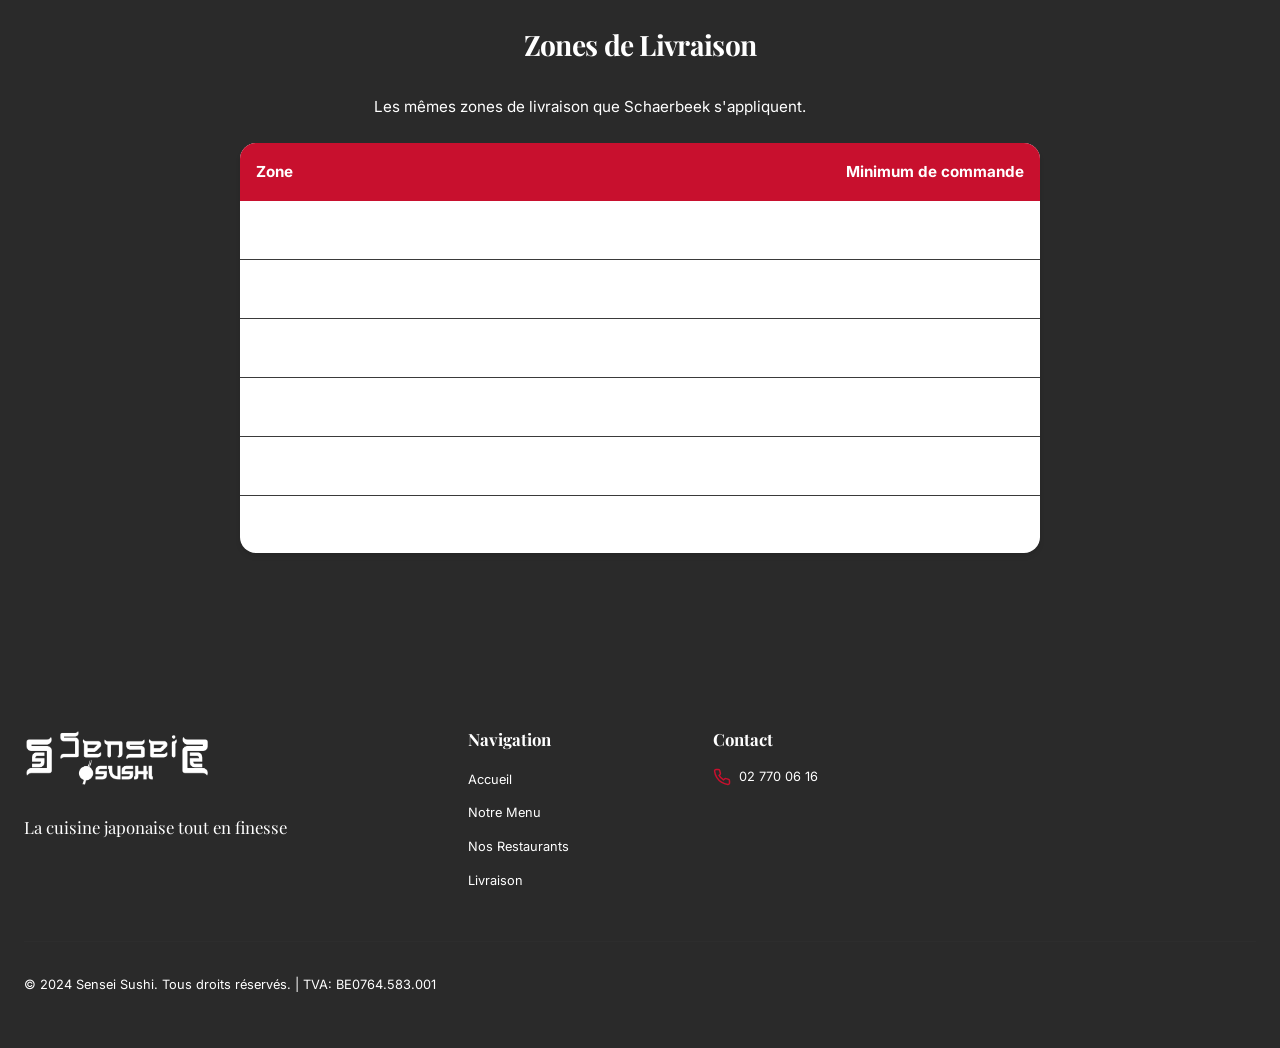
<file: fr/restaurants/meiser.html>
<!DOCTYPE html>
<html lang="fr">
<head>
  <meta charset="UTF-8">
  <meta name="viewport" content="width=device-width, initial-scale=1.0">
  <title>Sensei Sushi Meiser | Restaurant Japonais Bruxelles</title>
  <meta name="description" content="Sensei Sushi Miroir Meiser - Quai au bois à brûler 3A, 1000 Bruxelles. Restaurant japonais spécialisé en sushis, makis et rolls. Livraison disponible.">
  <link rel="canonical" href="https://senseisushi.be/fr/restaurants/meiser.html">
  <link rel="preconnect" href="https://fonts.googleapis.com">
  <link rel="preconnect" href="https://fonts.gstatic.com" crossorigin>
  <link href="https://fonts.googleapis.com/css2?family=Inter:wght@400;500;600;700&family=Playfair+Display:wght@600;700&family=Noto+Sans+JP:wght@400;500;700&display=swap" rel="stylesheet">
  <link rel="stylesheet" href="/assets/css/variables.css">
  <link rel="stylesheet" href="/assets/css/reset.css">
  <link rel="stylesheet" href="/assets/css/base.css">
  <link rel="stylesheet" href="/assets/css/typography.css">
  <link rel="stylesheet" href="/assets/css/layout.css">
  <link rel="stylesheet" href="/assets/css/buttons.css">
  <link rel="stylesheet" href="/assets/css/cards.css">
  <link rel="stylesheet" href="/assets/css/header.css">
  <link rel="stylesheet" href="/assets/css/footer.css">
  <link rel="stylesheet" href="/assets/css/hero.css">
  <link rel="stylesheet" href="/assets/css/animations.css">
  <link rel="stylesheet" href="/assets/css/responsive.css">
  <link rel="stylesheet" href="/assets/css/utilities.css">
</head>
<body>
  <header class="header" id="header">
    <div class="container">
      <nav class="nav">
        <a href="/fr/" class="nav__logo">
          <img src="/img/logo-senseisushi.png" alt="Sensei Sushi" width="160" height="50">
        </a>
        <ul class="nav__menu" id="nav-menu">
          <li class="nav__item"><a href="/fr/" class="nav__link">Accueil</a></li>
          <li class="nav__item"><a href="/fr/menu.html" class="nav__link">Notre Menu</a></li>
          <li class="nav__item"><a href="/fr/restaurants.html" class="nav__link">Nos Restaurants</a></li>
          <li class="nav__item"><a href="/fr/livraison.html" class="nav__link">Livraison</a></li>
          <li class="nav__item"><a href="/fr/a-propos.html" class="nav__link">À propos</a></li>
          <li class="nav__item"><a href="/fr/contact.html" class="nav__link">Contact</a></li>
        </ul>
        <div class="nav__actions">
          <a href="tel:027700616" class="btn btn--primary btn--sm nav__cta">
            <svg width="18" height="18" viewBox="0 0 24 24" fill="none" stroke="currentColor" stroke-width="2">
              <path d="M22 16.92v3a2 2 0 0 1-2.18 2 19.79 19.79 0 0 1-8.63-3.07 19.5 19.5 0 0 1-6-6 19.79 19.79 0 0 1-3.07-8.67A2 2 0 0 1 4.11 2h3a2 2 0 0 1 2 1.72c.127.96.361 1.903.7 2.81a2 2 0 0 1-.45 2.11L8.09 9.91a16 16 0 0 0 6 6l1.27-1.27a2 2 0 0 1 2.11-.45c.907.339 1.85.573 2.81.7A2 2 0 0 1 22 16.92z"/>
            </svg>
            <span>Commander</span>
          </a>
          <button class="nav__toggle" id="nav-toggle" aria-label="Menu" aria-expanded="false">
            <span class="nav__toggle-line"></span>
            <span class="nav__toggle-line"></span>
            <span class="nav__toggle-line"></span>
          </button>
        </div>
      </nav>
    </div>
  </header>

  <section class="hero hero--small">
    <div class="hero__background">
      <div style="width: 100%; height: 100%; background: linear-gradient(135deg, var(--color-primary-dark), var(--color-black));"></div>
      <div class="hero__overlay"></div>
    </div>
    <div class="container hero__container">
      <div class="hero__content" data-animate="fade-up">
        <nav style="margin-bottom: var(--spacing-4); font-size: var(--text-sm);">
          <a href="/fr/" style="color: var(--color-primary-light);">Accueil</a>
          <span style="color: var(--color-white); margin: 0 var(--spacing-2);">/</span>
          <a href="/fr/restaurants.html" style="color: var(--color-primary-light);">Nos Restaurants</a>
          <span style="color: var(--color-white); margin: 0 var(--spacing-2);">/</span>
          <span style="color: var(--color-white);">Meiser</span>
        </nav>
        <h1 class="hero__title" style="font-size: var(--text-4xl);">Sensei Sushi Meiser</h1>
        <p class="hero__subtitle" style="font-size: var(--text-lg);">
          Quai au bois à brûler 3A, 1000 Bruxelles
        </p>
      </div>
    </div>
  </section>

  <section class="section">
    <div class="container">
      <div class="grid grid--2" style="gap: var(--spacing-12); align-items: start;">
        <div data-animate="fade-right">
          <h2 style="font-size: var(--text-3xl); margin-bottom: var(--spacing-6);">Informations Pratiques</h2>
          
          <div style="margin-bottom: var(--spacing-8);">
            <h3 style="font-size: var(--text-xl); margin-bottom: var(--spacing-4); color: var(--color-primary); display: flex; align-items: center; gap: var(--spacing-2);">
              <svg width="24" height="24" viewBox="0 0 24 24" fill="none" stroke="currentColor" stroke-width="2">
                <path d="M21 10c0 7-9 13-9 13s-9-6-9-13a9 9 0 0 1 18 0z"/>
                <circle cx="12" cy="10" r="3"/>
              </svg>
              Adresse
            </h3>
            <address style="font-style: normal; font-size: var(--text-lg); line-height: var(--leading-relaxed);">
              Quai au bois à brûler 3A<br>
              1000 Bruxelles<br>
              Belgique
            </address>
          </div>
          
          <div style="margin-bottom: var(--spacing-8);">
            <h3 style="font-size: var(--text-xl); margin-bottom: var(--spacing-4); color: var(--color-primary); display: flex; align-items: center; gap: var(--spacing-2);">
              <svg width="24" height="24" viewBox="0 0 24 24" fill="none" stroke="currentColor" stroke-width="2">
                <path d="M22 16.92v3a2 2 0 0 1-2.18 2 19.79 19.79 0 0 1-8.63-3.07 19.5 19.5 0 0 1-6-6 19.79 19.79 0 0 1-3.07-8.67A2 2 0 0 1 4.11 2h3a2 2 0 0 1 2 1.72c.127.96.361 1.903.7 2.81a2 2 0 0 1-.45 2.11L8.09 9.91a16 16 0 0 0 6 6l1.27-1.27a2 2 0 0 1 2.11-.45c.907.339 1.85.573 2.81.7A2 2 0 0 1 22 16.92z"/>
              </svg>
              Contact
            </h3>
            <p style="margin-bottom: var(--spacing-2);">
              <strong>Téléphone :</strong><br>
              <a href="tel:027700616" style="color: var(--color-primary); font-size: var(--text-lg);">02 770 06 16</a>
            </p>
            <p>
              <strong>GSM :</strong><br>
              <a href="tel:0475707006" style="color: var(--color-primary); font-size: var(--text-lg);">0475 70 70 06</a>
            </p>
          </div>
          
          <div style="margin-bottom: var(--spacing-8);">
            <h3 style="font-size: var(--text-xl); margin-bottom: var(--spacing-4); color: var(--color-primary); display: flex; align-items: center; gap: var(--spacing-2);">
              <svg width="24" height="24" viewBox="0 0 24 24" fill="none" stroke="currentColor" stroke-width="2">
                <circle cx="12" cy="12" r="10"/>
                <polyline points="12 6 12 12 16 14"/>
              </svg>
              Horaires
            </h3>
            <p style="font-size: var(--text-lg);">
              <strong>Lundi - Dimanche</strong><br>
              11h00 - 22h00<br>
              <span style="color: var(--color-white);">Ouvert 7 jours sur 7</span>
            </p>
          </div>
          
          <div style="display: flex; gap: var(--spacing-4); flex-wrap: wrap;">
            <a href="tel:027700616" class="btn btn--primary btn--lg">
              <svg width="20" height="20" viewBox="0 0 24 24" fill="none" stroke="currentColor" stroke-width="2">
                <path d="M22 16.92v3a2 2 0 0 1-2.18 2 19.79 19.79 0 0 1-8.63-3.07 19.5 19.5 0 0 1-6-6 19.79 19.79 0 0 1-3.07-8.67A2 2 0 0 1 4.11 2h3a2 2 0 0 1 2 1.72c.127.96.361 1.903.7 2.81a2 2 0 0 1-.45 2.11L8.09 9.91a16 16 0 0 0 6 6l1.27-1.27a2 2 0 0 1 2.11-.45c.907.339 1.85.573 2.81.7A2 2 0 0 1 22 16.92z"/>
              </svg>
              Appeler
            </a>
            <a href="https://maps.google.com/?q=Quai+au+bois+à+brûler+3A,+1000+Bruxelles" target="_blank" rel="noopener noreferrer" class="btn btn--outline btn--lg">
              <svg width="20" height="20" viewBox="0 0 24 24" fill="none" stroke="currentColor" stroke-width="2">
                <polygon points="3 11 22 2 13 21 11 13 3 11"/>
              </svg>
              Itinéraire
            </a>
          </div>
        </div>
        
        <div data-animate="fade-left">
          <div style="width: 100%; height: 500px; border-radius: var(--rounded-2xl); margin-bottom: var(--spacing-8); overflow: hidden; position: relative; background: var(--color-gray-200);">
            <img src="/img/delivery-section.jpg" alt="Carte du restaurant" style="width: 100%; height: 100%; object-fit: cover; opacity: 0.6;" loading="lazy">
            <div style="position: absolute; inset: 0; display: flex; align-items: center; justify-content: center;">
              <svg width="80" height="80" viewBox="0 0 24 24" fill="none" stroke="var(--color-primary)" stroke-width="2">
                <path d="M21 10c0 7-9 13-9 13s-9-6-9-13a9 9 0 0 1 18 0z"/>
                <circle cx="12" cy="10" r="3"/>
              </svg>
            </div>
          </div>
          <iframe 
            src="https://www.google.com/maps/embed?pb=!1m18!1m12!1m3!1d2519.5!2d4.3247!3d50.8798!2m3!1f0!2f0!3f0!3m2!1i1024!2i768!4f13.1!3m3!1m2!1s0x0%3A0x0!2zNTDCsDUyJzQ3LjMiTiA0wrAxOSczOC45IkU!5e0!3m2!1sfr!2sbe!4v1234567890"
            width="100%" 
            height="400" 
            style="border:0; border-radius: var(--rounded-xl);" 
            allowfullscreen="" 
            loading="lazy" 
            referrerpolicy="no-referrer-when-downgrade">
          </iframe>
        </div>
      </div>
    </div>
  </section>

  <section class="section section--gray">
    <div class="container">
      <h2 style="font-size: var(--text-3xl); margin-bottom: var(--spacing-8); text-align: center;">Zones de Livraison</h2>
      <div style="max-width: 800px; margin: 0 auto;">
        <p style="text-align: center; margin-bottom: var(--spacing-6); color: var(--color-white);">
          Les mêmes zones de livraison que Schaerbeek s'appliquent.
        </p>
        <table style="width: 100%; border-collapse: collapse; background: var(--color-white); border-radius: var(--rounded-xl); overflow: hidden; box-shadow: var(--shadow-md);">
          <thead>
            <tr style="background: var(--color-primary); color: var(--color-white);">
              <th style="padding: var(--spacing-4); text-align: left;">Zone</th>
              <th style="padding: var(--spacing-4); text-align: right;">Minimum de commande</th>
            </tr>
          </thead>
          <tbody>
            <tr style="border-bottom: 1px solid var(--color-gray-200);">
              <td style="padding: var(--spacing-4);">Evere, Schaerbeek, St-Josse</td>
              <td style="padding: var(--spacing-4); text-align: right; font-weight: var(--font-semibold);">40€</td>
            </tr>
            <tr style="border-bottom: 1px solid var(--color-gray-200);">
              <td style="padding: var(--spacing-4);">Vilvoorde, Machelen</td>
              <td style="padding: var(--spacing-4); text-align: right; font-weight: var(--font-semibold);">40€</td>
            </tr>
            <tr style="border-bottom: 1px solid var(--color-gray-200);">
              <td style="padding: var(--spacing-4);">Auderghem, Kraainem</td>
              <td style="padding: var(--spacing-4); text-align: right; font-weight: var(--font-semibold);">40€</td>
            </tr>
            <tr style="border-bottom: 1px solid var(--color-gray-200);">
              <td style="padding: var(--spacing-4);">Woluwe-St-Lambert, Woluwe-St-Pierre</td>
              <td style="padding: var(--spacing-4); text-align: right; font-weight: var(--font-semibold);">40€</td>
            </tr>
            <tr style="border-bottom: 1px solid var(--color-gray-200);">
              <td style="padding: var(--spacing-4);">Ixelles, Saint-Gilles, Etterbeek</td>
              <td style="padding: var(--spacing-4); text-align: right; font-weight: var(--font-semibold);">40€</td>
            </tr>
            <tr>
              <td style="padding: var(--spacing-4);">Forest, Neder-Over-Heembeek</td>
              <td style="padding: var(--spacing-4); text-align: right; font-weight: var(--font-semibold);">45€</td>
            </tr>
          </tbody>
        </table>
      </div>
    </div>
  </section>

  <footer class="footer">
    <div class="container">
      <div class="footer__main">
        <div class="footer__grid">
          <div class="footer__brand">
            <a href="/fr/" class="footer__logo">
              <img src="/img/logo-senseisushi.png" alt="Sensei Sushi" width="180">
            </a>
            <p class="footer__slogan">La cuisine japonaise tout en finesse</p>
          </div>
          <div class="footer__column">
            <h4 class="footer__title">Navigation</h4>
            <ul class="footer__links">
              <li><a href="/fr/">Accueil</a></li>
              <li><a href="/fr/menu.html">Notre Menu</a></li>
              <li><a href="/fr/restaurants.html">Nos Restaurants</a></li>
              <li><a href="/fr/livraison.html">Livraison</a></li>
            </ul>
          </div>
          <div class="footer__column">
            <h4 class="footer__title">Contact</h4>
            <ul class="footer__contact">
              <li>
                <svg width="18" height="18" viewBox="0 0 24 24" fill="none" stroke="currentColor" stroke-width="2">
                  <path d="M22 16.92v3a2 2 0 0 1-2.18 2 19.79 19.79 0 0 1-8.63-3.07 19.5 19.5 0 0 1-6-6 19.79 19.79 0 0 1-3.07-8.67A2 2 0 0 1 4.11 2h3a2 2 0 0 1 2 1.72c.127.96.361 1.903.7 2.81a2 2 0 0 1-.45 2.11L8.09 9.91a16 16 0 0 0 6 6l1.27-1.27a2 2 0 0 1 2.11-.45c.907.339 1.85.573 2.81.7A2 2 0 0 1 22 16.92z"/>
                </svg>
                <a href="tel:027700616">02 770 06 16</a>
              </li>
            </ul>
          </div>
        </div>
      </div>
      <div class="footer__bottom">
        <div class="footer__bottom-content">
          <p class="footer__copyright">© 2024 Sensei Sushi. Tous droits réservés. | TVA: BE0764.583.001</p>
        </div>
      </div>
    </div>
  </footer>
  <script src="/assets/js/main.js"></script>
</body>
</html>
</file>
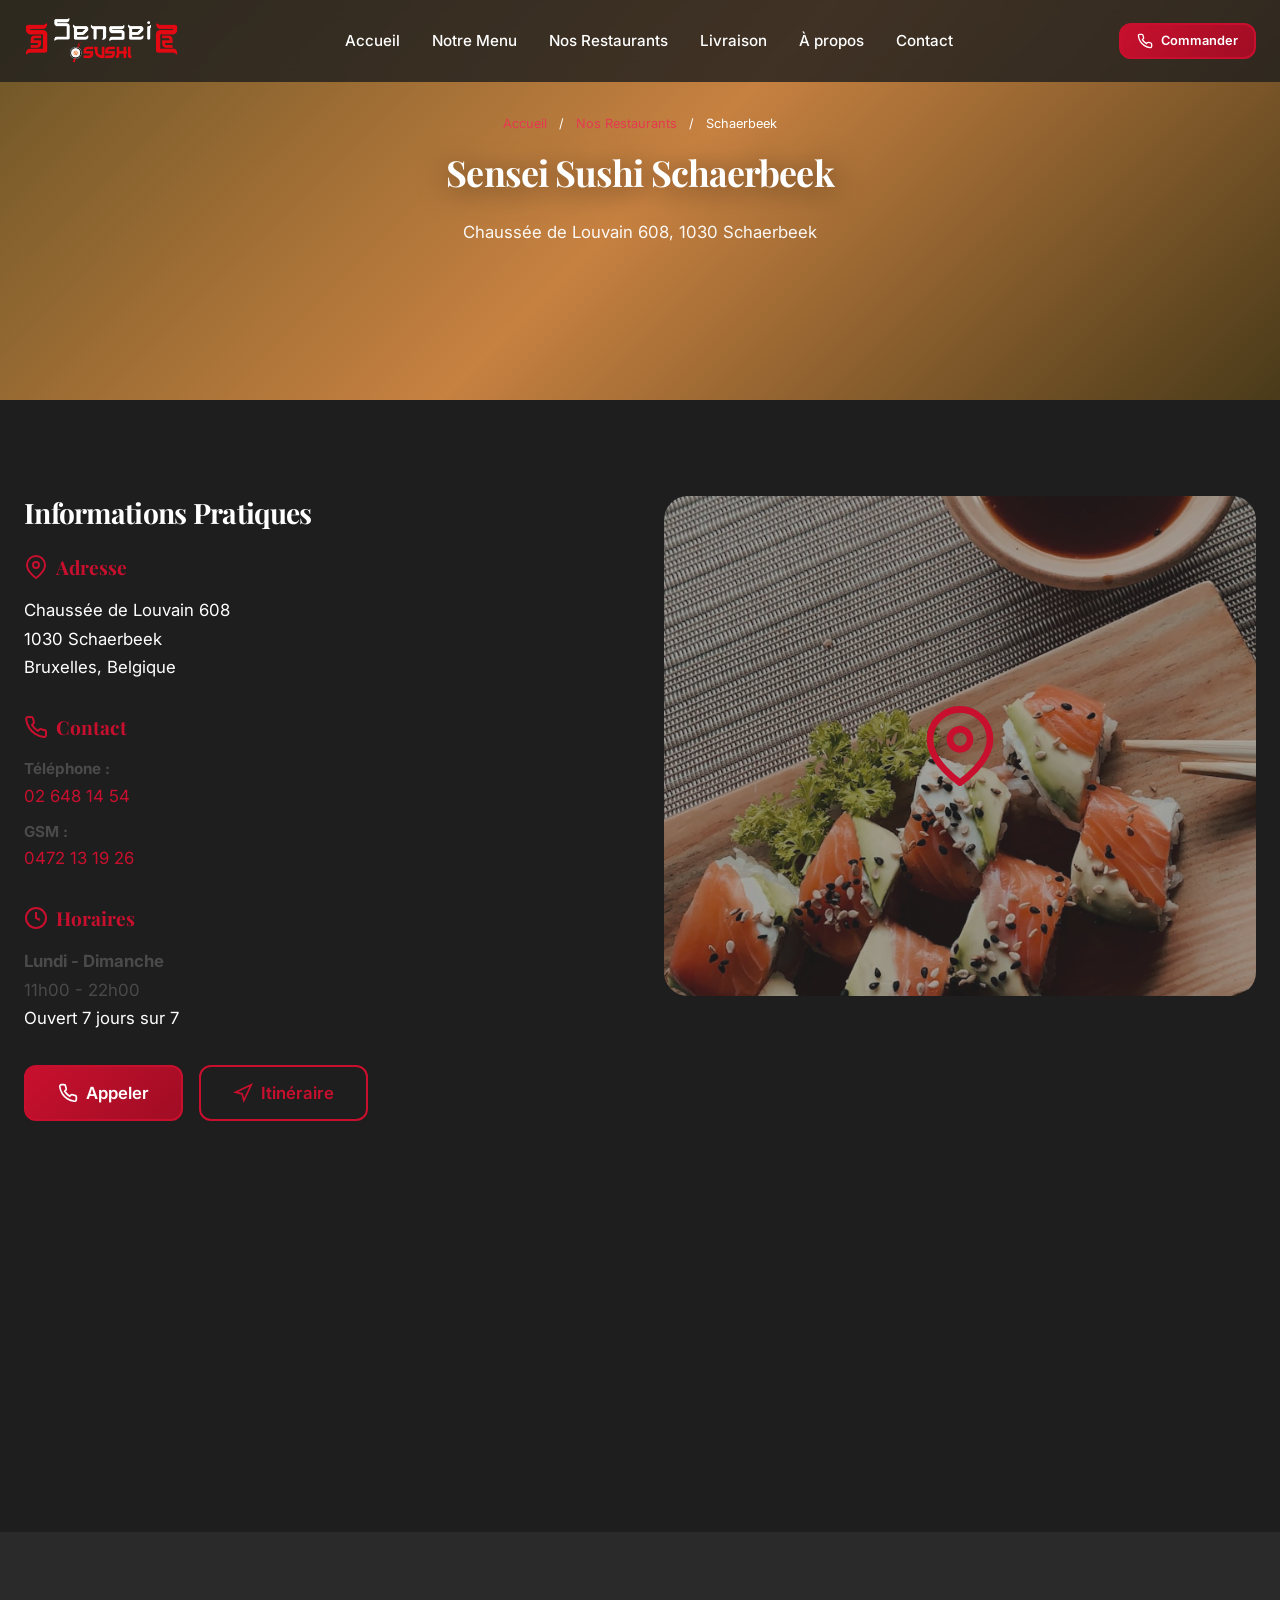
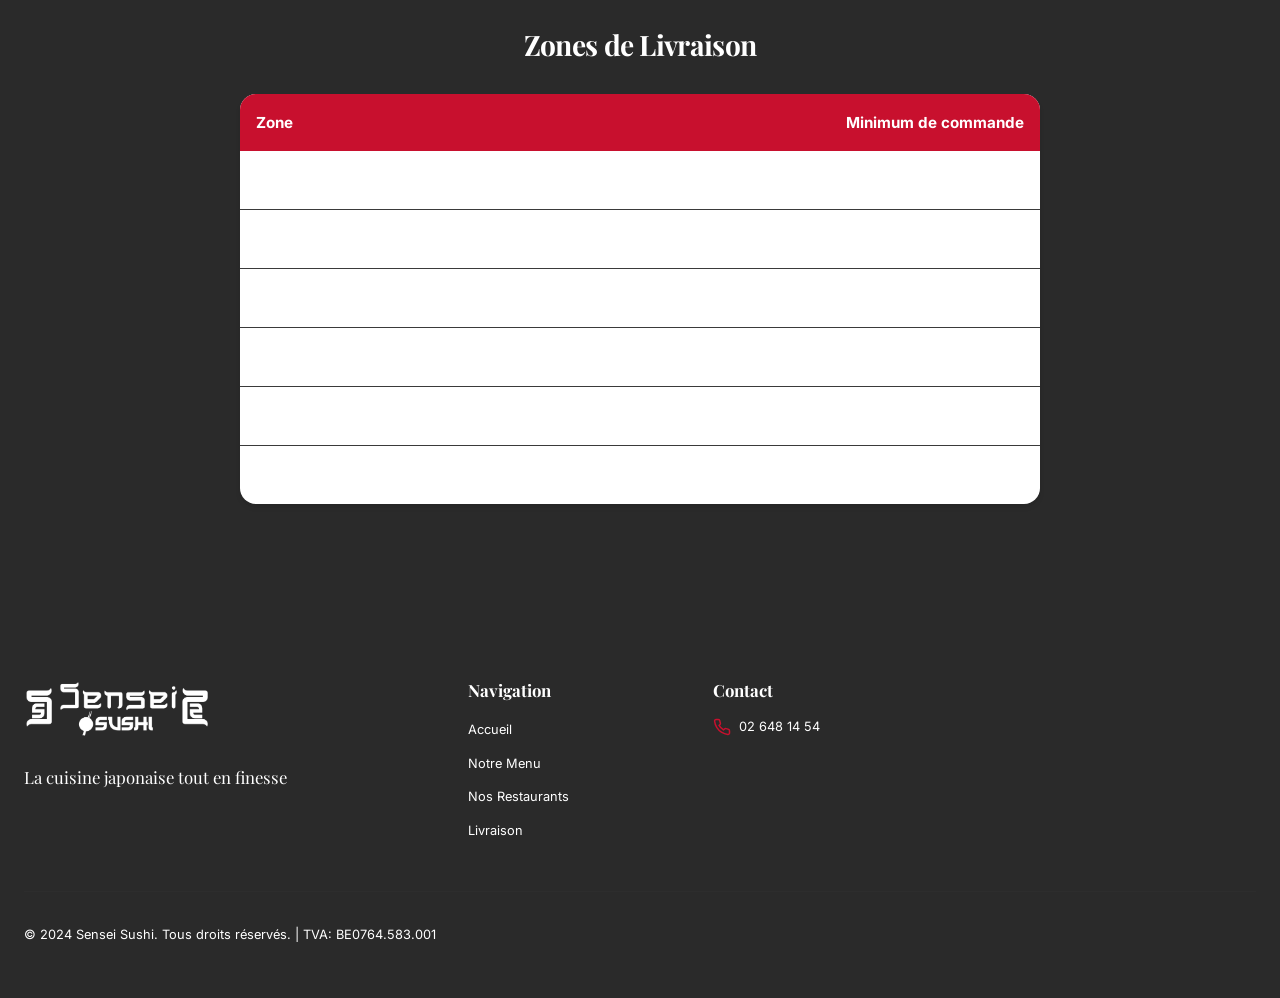
<file: fr/restaurants/schaerbeek.html>
<!DOCTYPE html>
<html lang="fr">
<head>
  <meta charset="UTF-8">
  <meta name="viewport" content="width=device-width, initial-scale=1.0">
  <title>Sensei Sushi Schaerbeek | Restaurant Japonais Bruxelles</title>
  <meta name="description" content="Sensei Sushi Schaerbeek - Chaussée de Louvain 608, 1030 Schaerbeek. Restaurant japonais spécialisé en sushis, makis et rolls. Livraison disponible.">
  <link rel="canonical" href="https://senseisushi.be/fr/restaurants/schaerbeek.html">
  <link rel="preconnect" href="https://fonts.googleapis.com">
  <link rel="preconnect" href="https://fonts.gstatic.com" crossorigin>
  <link href="https://fonts.googleapis.com/css2?family=Inter:wght@400;500;600;700&family=Playfair+Display:wght@600;700&family=Noto+Sans+JP:wght@400;500;700&display=swap" rel="stylesheet">
  <link rel="stylesheet" href="/assets/css/variables.css">
  <link rel="stylesheet" href="/assets/css/reset.css">
  <link rel="stylesheet" href="/assets/css/base.css">
  <link rel="stylesheet" href="/assets/css/typography.css">
  <link rel="stylesheet" href="/assets/css/layout.css">
  <link rel="stylesheet" href="/assets/css/buttons.css">
  <link rel="stylesheet" href="/assets/css/cards.css">
  <link rel="stylesheet" href="/assets/css/header.css">
  <link rel="stylesheet" href="/assets/css/footer.css">
  <link rel="stylesheet" href="/assets/css/hero.css">
  <link rel="stylesheet" href="/assets/css/animations.css">
  <link rel="stylesheet" href="/assets/css/responsive.css">
  <link rel="stylesheet" href="/assets/css/utilities.css">
</head>
<body>
  <header class="header" id="header">
    <div class="container">
      <nav class="nav">
        <a href="/fr/" class="nav__logo">
          <img src="/img/logo-senseisushi.png" alt="Sensei Sushi" width="160" height="50">
        </a>
        <ul class="nav__menu" id="nav-menu">
          <li class="nav__item"><a href="/fr/" class="nav__link">Accueil</a></li>
          <li class="nav__item"><a href="/fr/menu.html" class="nav__link">Notre Menu</a></li>
          <li class="nav__item"><a href="/fr/restaurants.html" class="nav__link">Nos Restaurants</a></li>
          <li class="nav__item"><a href="/fr/livraison.html" class="nav__link">Livraison</a></li>
          <li class="nav__item"><a href="/fr/a-propos.html" class="nav__link">À propos</a></li>
          <li class="nav__item"><a href="/fr/contact.html" class="nav__link">Contact</a></li>
        </ul>
        <div class="nav__actions">
          <a href="tel:026481454" class="btn btn--primary btn--sm nav__cta">
            <svg width="18" height="18" viewBox="0 0 24 24" fill="none" stroke="currentColor" stroke-width="2">
              <path d="M22 16.92v3a2 2 0 0 1-2.18 2 19.79 19.79 0 0 1-8.63-3.07 19.5 19.5 0 0 1-6-6 19.79 19.79 0 0 1-3.07-8.67A2 2 0 0 1 4.11 2h3a2 2 0 0 1 2 1.72c.127.96.361 1.903.7 2.81a2 2 0 0 1-.45 2.11L8.09 9.91a16 16 0 0 0 6 6l1.27-1.27a2 2 0 0 1 2.11-.45c.907.339 1.85.573 2.81.7A2 2 0 0 1 22 16.92z"/>
            </svg>
            <span>Commander</span>
          </a>
          <button class="nav__toggle" id="nav-toggle" aria-label="Menu" aria-expanded="false">
            <span class="nav__toggle-line"></span>
            <span class="nav__toggle-line"></span>
            <span class="nav__toggle-line"></span>
          </button>
        </div>
      </nav>
    </div>
  </header>

  <section class="hero hero--small">
    <div class="hero__background">
      <div style="width: 100%; height: 100%; background: linear-gradient(135deg, var(--color-gold), var(--color-gold-dark));"></div>
      <div class="hero__overlay"></div>
    </div>
    <div class="container hero__container">
      <div class="hero__content" data-animate="fade-up">
        <nav style="margin-bottom: var(--spacing-4); font-size: var(--text-sm);">
          <a href="/fr/" style="color: var(--color-primary-light);">Accueil</a>
          <span style="color: var(--color-white); margin: 0 var(--spacing-2);">/</span>
          <a href="/fr/restaurants.html" style="color: var(--color-primary-light);">Nos Restaurants</a>
          <span style="color: var(--color-white); margin: 0 var(--spacing-2);">/</span>
          <span style="color: var(--color-white);">Schaerbeek</span>
        </nav>
        <h1 class="hero__title" style="font-size: var(--text-4xl);">Sensei Sushi Schaerbeek</h1>
        <p class="hero__subtitle" style="font-size: var(--text-lg);">
          Chaussée de Louvain 608, 1030 Schaerbeek
        </p>
      </div>
    </div>
  </section>

  <section class="section">
    <div class="container">
      <div class="grid grid--2" style="gap: var(--spacing-12); align-items: start;">
        <div data-animate="fade-right">
          <h2 style="font-size: var(--text-3xl); margin-bottom: var(--spacing-6);">Informations Pratiques</h2>
          
          <div style="margin-bottom: var(--spacing-8);">
            <h3 style="font-size: var(--text-xl); margin-bottom: var(--spacing-4); color: var(--color-primary); display: flex; align-items: center; gap: var(--spacing-2);">
              <svg width="24" height="24" viewBox="0 0 24 24" fill="none" stroke="currentColor" stroke-width="2">
                <path d="M21 10c0 7-9 13-9 13s-9-6-9-13a9 9 0 0 1 18 0z"/>
                <circle cx="12" cy="10" r="3"/>
              </svg>
              Adresse
            </h3>
            <address style="font-style: normal; font-size: var(--text-lg); line-height: var(--leading-relaxed);">
              Chaussée de Louvain 608<br>
              1030 Schaerbeek<br>
              Bruxelles, Belgique
            </address>
          </div>
          
          <div style="margin-bottom: var(--spacing-8);">
            <h3 style="font-size: var(--text-xl); margin-bottom: var(--spacing-4); color: var(--color-primary); display: flex; align-items: center; gap: var(--spacing-2);">
              <svg width="24" height="24" viewBox="0 0 24 24" fill="none" stroke="currentColor" stroke-width="2">
                <path d="M22 16.92v3a2 2 0 0 1-2.18 2 19.79 19.79 0 0 1-8.63-3.07 19.5 19.5 0 0 1-6-6 19.79 19.79 0 0 1-3.07-8.67A2 2 0 0 1 4.11 2h3a2 2 0 0 1 2 1.72c.127.96.361 1.903.7 2.81a2 2 0 0 1-.45 2.11L8.09 9.91a16 16 0 0 0 6 6l1.27-1.27a2 2 0 0 1 2.11-.45c.907.339 1.85.573 2.81.7A2 2 0 0 1 22 16.92z"/>
              </svg>
              Contact
            </h3>
            <p style="margin-bottom: var(--spacing-2);">
              <strong>Téléphone :</strong><br>
              <a href="tel:026481454" style="color: var(--color-primary); font-size: var(--text-lg);">02 648 14 54</a>
            </p>
            <p>
              <strong>GSM :</strong><br>
              <a href="tel:0472131926" style="color: var(--color-primary); font-size: var(--text-lg);">0472 13 19 26</a>
            </p>
          </div>
          
          <div style="margin-bottom: var(--spacing-8);">
            <h3 style="font-size: var(--text-xl); margin-bottom: var(--spacing-4); color: var(--color-primary); display: flex; align-items: center; gap: var(--spacing-2);">
              <svg width="24" height="24" viewBox="0 0 24 24" fill="none" stroke="currentColor" stroke-width="2">
                <circle cx="12" cy="12" r="10"/>
                <polyline points="12 6 12 12 16 14"/>
              </svg>
              Horaires
            </h3>
            <p style="font-size: var(--text-lg);">
              <strong>Lundi - Dimanche</strong><br>
              11h00 - 22h00<br>
              <span style="color: var(--color-white);">Ouvert 7 jours sur 7</span>
            </p>
          </div>
          
          <div style="display: flex; gap: var(--spacing-4); flex-wrap: wrap;">
            <a href="tel:026481454" class="btn btn--primary btn--lg">
              <svg width="20" height="20" viewBox="0 0 24 24" fill="none" stroke="currentColor" stroke-width="2">
                <path d="M22 16.92v3a2 2 0 0 1-2.18 2 19.79 19.79 0 0 1-8.63-3.07 19.5 19.5 0 0 1-6-6 19.79 19.79 0 0 1-3.07-8.67A2 2 0 0 1 4.11 2h3a2 2 0 0 1 2 1.72c.127.96.361 1.903.7 2.81a2 2 0 0 1-.45 2.11L8.09 9.91a16 16 0 0 0 6 6l1.27-1.27a2 2 0 0 1 2.11-.45c.907.339 1.85.573 2.81.7A2 2 0 0 1 22 16.92z"/>
              </svg>
              Appeler
            </a>
            <a href="https://maps.google.com/?q=Chaussée+de+Louvain+608,+1030+Schaerbeek" target="_blank" rel="noopener noreferrer" class="btn btn--outline btn--lg">
              <svg width="20" height="20" viewBox="0 0 24 24" fill="none" stroke="currentColor" stroke-width="2">
                <polygon points="3 11 22 2 13 21 11 13 3 11"/>
              </svg>
              Itinéraire
            </a>
          </div>
        </div>
        
        <div data-animate="fade-left">
          <div style="width: 100%; height: 500px; border-radius: var(--rounded-2xl); margin-bottom: var(--spacing-8); overflow: hidden; position: relative; background: var(--color-gray-200);">
            <img src="/img/delivery-section.jpg" alt="Carte du restaurant" style="width: 100%; height: 100%; object-fit: cover; opacity: 0.6;" loading="lazy">
            <div style="position: absolute; inset: 0; display: flex; align-items: center; justify-content: center;">
              <svg width="80" height="80" viewBox="0 0 24 24" fill="none" stroke="var(--color-primary)" stroke-width="2">
                <path d="M21 10c0 7-9 13-9 13s-9-6-9-13a9 9 0 0 1 18 0z"/>
                <circle cx="12" cy="10" r="3"/>
              </svg>
            </div>
          </div>
          <iframe 
            src="https://www.google.com/maps/embed?pb=!1m18!1m12!1m3!1d2519.5!2d4.3247!3d50.8798!2m3!1f0!2f0!3f0!3m2!1i1024!2i768!4f13.1!3m3!1m2!1s0x0%3A0x0!2zNTDCsDUyJzQ3LjMiTiA0wrAxOSczOC45IkU!5e0!3m2!1sfr!2sbe!4v1234567890"
            width="100%" 
            height="400" 
            style="border:0; border-radius: var(--rounded-xl);" 
            allowfullscreen="" 
            loading="lazy" 
            referrerpolicy="no-referrer-when-downgrade">
          </iframe>
        </div>
      </div>
    </div>
  </section>

  <section class="section section--gray">
    <div class="container">
      <h2 style="font-size: var(--text-3xl); margin-bottom: var(--spacing-8); text-align: center;">Zones de Livraison</h2>
      <div style="max-width: 800px; margin: 0 auto;">
        <table style="width: 100%; border-collapse: collapse; background: var(--color-white); border-radius: var(--rounded-xl); overflow: hidden; box-shadow: var(--shadow-md);">
          <thead>
            <tr style="background: var(--color-primary); color: var(--color-white);">
              <th style="padding: var(--spacing-4); text-align: left;">Zone</th>
              <th style="padding: var(--spacing-4); text-align: right;">Minimum de commande</th>
            </tr>
          </thead>
          <tbody>
            <tr style="border-bottom: 1px solid var(--color-gray-200);">
              <td style="padding: var(--spacing-4);">Evere, Schaerbeek, St-Josse</td>
              <td style="padding: var(--spacing-4); text-align: right; font-weight: var(--font-semibold);">40€</td>
            </tr>
            <tr style="border-bottom: 1px solid var(--color-gray-200);">
              <td style="padding: var(--spacing-4);">Vilvoorde, Machelen</td>
              <td style="padding: var(--spacing-4); text-align: right; font-weight: var(--font-semibold);">40€</td>
            </tr>
            <tr style="border-bottom: 1px solid var(--color-gray-200);">
              <td style="padding: var(--spacing-4);">Auderghem, Kraainem</td>
              <td style="padding: var(--spacing-4); text-align: right; font-weight: var(--font-semibold);">40€</td>
            </tr>
            <tr style="border-bottom: 1px solid var(--color-gray-200);">
              <td style="padding: var(--spacing-4);">Woluwe-St-Lambert, Woluwe-St-Pierre</td>
              <td style="padding: var(--spacing-4); text-align: right; font-weight: var(--font-semibold);">40€</td>
            </tr>
            <tr style="border-bottom: 1px solid var(--color-gray-200);">
              <td style="padding: var(--spacing-4);">Ixelles, Saint-Gilles, Etterbeek</td>
              <td style="padding: var(--spacing-4); text-align: right; font-weight: var(--font-semibold);">40€</td>
            </tr>
            <tr>
              <td style="padding: var(--spacing-4);">Forest, Neder-Over-Heembeek</td>
              <td style="padding: var(--spacing-4); text-align: right; font-weight: var(--font-semibold);">45€</td>
            </tr>
          </tbody>
        </table>
      </div>
    </div>
  </section>

  <footer class="footer">
    <div class="container">
      <div class="footer__main">
        <div class="footer__grid">
          <div class="footer__brand">
            <a href="/fr/" class="footer__logo">
              <img src="/img/logo-senseisushi.png" alt="Sensei Sushi" width="180">
            </a>
            <p class="footer__slogan">La cuisine japonaise tout en finesse</p>
          </div>
          <div class="footer__column">
            <h4 class="footer__title">Navigation</h4>
            <ul class="footer__links">
              <li><a href="/fr/">Accueil</a></li>
              <li><a href="/fr/menu.html">Notre Menu</a></li>
              <li><a href="/fr/restaurants.html">Nos Restaurants</a></li>
              <li><a href="/fr/livraison.html">Livraison</a></li>
            </ul>
          </div>
          <div class="footer__column">
            <h4 class="footer__title">Contact</h4>
            <ul class="footer__contact">
              <li>
                <svg width="18" height="18" viewBox="0 0 24 24" fill="none" stroke="currentColor" stroke-width="2">
                  <path d="M22 16.92v3a2 2 0 0 1-2.18 2 19.79 19.79 0 0 1-8.63-3.07 19.5 19.5 0 0 1-6-6 19.79 19.79 0 0 1-3.07-8.67A2 2 0 0 1 4.11 2h3a2 2 0 0 1 2 1.72c.127.96.361 1.903.7 2.81a2 2 0 0 1-.45 2.11L8.09 9.91a16 16 0 0 0 6 6l1.27-1.27a2 2 0 0 1 2.11-.45c.907.339 1.85.573 2.81.7A2 2 0 0 1 22 16.92z"/>
                </svg>
                <a href="tel:026481454">02 648 14 54</a>
              </li>
            </ul>
          </div>
        </div>
      </div>
      <div class="footer__bottom">
        <div class="footer__bottom-content">
          <p class="footer__copyright">© 2024 Sensei Sushi. Tous droits réservés. | TVA: BE0764.583.001</p>
        </div>
      </div>
    </div>
  </footer>
  <script src="/assets/js/main.js"></script>
</body>
</html>
</file>
<file: assets/css/variables.css>
/* ========================================
   VARIABLES CSS - SENSEI SUSHI
   Basées sur le menu PDF officiel
   ======================================== */

:root {
  /* ========================================
     PALETTE PRINCIPALE - SENSEI SUSHI
     ======================================== */
  
  /* ROUGE SENSEI - Couleur principale */
  --color-primary: #C8102E;           /* Rouge vif japonais */
  --color-primary-dark: #A00D24;      /* Rouge foncé (hover) */
  --color-primary-light: #E63950;     /* Rouge clair */
  --color-primary-subtle: #FEE8EC;    /* Rouge très léger (backgrounds) */
  
  /* NOIR - Élégance japonaise */
  --color-black: #1A1A1A;             /* Noir profond */
  --color-black-light: #2D2D2D;       /* Noir secondaire */
  --color-black-pure: #000000;        /* Noir pur */
  
  /* OR/DORÉ - Premium & Luxe */
  --color-gold: #D4A84B;              /* Or principal */
  --color-gold-light: #E8C068;        /* Or clair */
  --color-gold-dark: #B8923F;         /* Or foncé */
  
  /* DARK MODE - Fond principal (noir-gris) */
  --color-bg-primary: #1E1E1E;         /* Fond principal dark */
  --color-bg-secondary: #2A2A2A;      /* Fond secondaire dark */
  --color-bg-tertiary: #353535;       /* Fond tertiaire dark */
  --color-bg-card: #252525;           /* Fond des cartes dark */
  
  /* BLANC & CRÈME - Inversés pour dark mode */
  --color-white: #FFFFFF;
  --color-off-white: #F5F5F5;
  --color-cream: #2A2A2A;             /* Crème remplacé par dark */
  --color-beige: #2F2F2F;
  
  /* GRIS - Inversés pour dark mode */
  --color-gray-50: #2A2A2A;           /* Fond clair devient dark */
  --color-gray-100: #2F2F2F;
  --color-gray-200: #3A3A3A;
  --color-gray-300: #4A4A4A;
  --color-gray-400: #6B6B6B;
  --color-gray-500: #8B8B8B;
  --color-gray-600: #B0B0B0;          /* Texte secondaire clair */
  --color-gray-700: #C5C5C5;
  --color-gray-800: #E0E0E0;          /* Texte principal clair */
  --color-gray-900: #F5F5F5;
  
  /* ACCENTS - Badges & Tags */
  --color-new: #FF6B35;               /* Badge "NEW" - Orange vif */
  --color-popular: #D4A84B;           /* Badge "Populaire" - Or */
  --color-veggie: #22C55E;            /* Badge "Végétarien" - Vert */
  --color-spicy: #EF4444;             /* Badge "Épicé" - Rouge */
  
  /* FONCTIONNELS */
  --color-success: #10B981;
  --color-warning: #F59E0B;
  --color-error: #EF4444;
  --color-info: #3B82F6;
  
  /* OVERLAY & SHADOWS */
  --overlay-dark: rgba(0, 0, 0, 0.7);
  --overlay-light: rgba(0, 0, 0, 0.4);
  --overlay-red: rgba(200, 16, 46, 0.9);
  
  /* ========================================
     TYPOGRAPHIE - SENSEI SUSHI
     ======================================== */
  
  /* Familles de polices */
  --font-heading: 'Playfair Display', 'Noto Serif JP', Georgia, serif;
  --font-body: 'Inter', 'Noto Sans JP', -apple-system, BlinkMacSystemFont, sans-serif;
  --font-accent: 'Noto Sans JP', sans-serif;  /* Pour texte japonais */
  
  /* Tailles - Échelle fluide */
  --text-xs: clamp(0.7rem, 0.8vw, 0.75rem);       /* 12px */
  --text-sm: clamp(0.8rem, 0.9vw, 0.875rem);      /* 14px */
  --text-base: clamp(0.95rem, 1vw, 1rem);         /* 16px */
  --text-lg: clamp(1.05rem, 1.15vw, 1.125rem);    /* 18px */
  --text-xl: clamp(1.2rem, 1.35vw, 1.25rem);      /* 20px */
  --text-2xl: clamp(1.4rem, 1.7vw, 1.5rem);       /* 24px */
  --text-3xl: clamp(1.7rem, 2.2vw, 1.875rem);     /* 30px */
  --text-4xl: clamp(2rem, 2.8vw, 2.25rem);        /* 36px */
  --text-5xl: clamp(2.5rem, 4vw, 3rem);           /* 48px */
  --text-6xl: clamp(3rem, 5vw, 3.75rem);          /* 60px */
  --text-7xl: clamp(3.5rem, 6vw, 4.5rem);         /* 72px */
  
  /* Poids */
  --font-light: 300;
  --font-normal: 400;
  --font-medium: 500;
  --font-semibold: 600;
  --font-bold: 700;
  --font-extrabold: 800;
  
  /* Line heights */
  --leading-none: 1;
  --leading-tight: 1.2;
  --leading-snug: 1.375;
  --leading-normal: 1.5;
  --leading-relaxed: 1.7;
  --leading-loose: 2;
  
  /* Letter spacing */
  --tracking-tighter: -0.05em;
  --tracking-tight: -0.025em;
  --tracking-normal: 0;
  --tracking-wide: 0.025em;
  --tracking-wider: 0.05em;
  --tracking-widest: 0.1em;
  
  /* ========================================
     ESPACEMENTS
     ======================================== */
  
  --spacing-0: 0;
  --spacing-1: 0.25rem;    /* 4px */
  --spacing-2: 0.5rem;     /* 8px */
  --spacing-3: 0.75rem;    /* 12px */
  --spacing-4: 1rem;       /* 16px */
  --spacing-5: 1.25rem;    /* 20px */
  --spacing-6: 1.5rem;     /* 24px */
  --spacing-8: 2rem;       /* 32px */
  --spacing-10: 2.5rem;    /* 40px */
  --spacing-12: 3rem;      /* 48px */
  --spacing-14: 3.5rem;    /* 56px */
  --spacing-16: 4rem;      /* 64px */
  --spacing-20: 5rem;      /* 80px */
  --spacing-24: 6rem;      /* 96px */
  --spacing-32: 8rem;      /* 128px */
  --spacing-40: 10rem;     /* 160px */
  
  /* Container */
  --container-sm: 640px;
  --container-md: 768px;
  --container-lg: 1024px;
  --container-xl: 1280px;
  --container-2xl: 1536px;
  --container-padding: var(--spacing-6);
  
  /* ========================================
     OMBRES & EFFETS
     ======================================== */
  
  /* Ombres subtiles */
  --shadow-xs: 0 1px 2px rgba(0, 0, 0, 0.04);
  --shadow-sm: 0 1px 3px rgba(0, 0, 0, 0.08), 0 1px 2px rgba(0, 0, 0, 0.04);
  --shadow-md: 0 4px 6px -1px rgba(0, 0, 0, 0.08), 0 2px 4px -1px rgba(0, 0, 0, 0.04);
  --shadow-lg: 0 10px 15px -3px rgba(0, 0, 0, 0.1), 0 4px 6px -2px rgba(0, 0, 0, 0.04);
  --shadow-xl: 0 20px 25px -5px rgba(0, 0, 0, 0.1), 0 10px 10px -5px rgba(0, 0, 0, 0.03);
  --shadow-2xl: 0 25px 50px -12px rgba(0, 0, 0, 0.25);
  
  /* Ombres colorées */
  --shadow-red: 0 4px 20px rgba(200, 16, 46, 0.3);
  --shadow-red-lg: 0 8px 30px rgba(200, 16, 46, 0.4);
  --shadow-gold: 0 4px 20px rgba(212, 168, 75, 0.3);
  
  /* Ombre des cards */
  --shadow-card: 0 2px 8px rgba(0, 0, 0, 0.08), 0 4px 16px rgba(0, 0, 0, 0.04);
  --shadow-card-hover: 0 8px 24px rgba(0, 0, 0, 0.12), 0 16px 32px rgba(0, 0, 0, 0.08);
  
  /* Bordures */
  --rounded-none: 0;
  --rounded-sm: 4px;
  --rounded: 6px;
  --rounded-md: 8px;
  --rounded-lg: 12px;
  --rounded-xl: 16px;
  --rounded-2xl: 24px;
  --rounded-3xl: 32px;
  --rounded-full: 9999px;
  
  /* Transitions */
  --transition-fast: 150ms cubic-bezier(0.4, 0, 0.2, 1);
  --transition-normal: 300ms cubic-bezier(0.4, 0, 0.2, 1);
  --transition-slow: 500ms cubic-bezier(0.4, 0, 0.2, 1);
  --transition-bounce: 500ms cubic-bezier(0.68, -0.55, 0.265, 1.55);
  
  /* Z-index */
  --z-dropdown: 100;
  --z-sticky: 200;
  --z-fixed: 300;
  --z-modal-backdrop: 400;
  --z-modal: 500;
  --z-tooltip: 600;
  --z-toast: 700;
}
</file>
<file: assets/css/base.css>
/* ========================================
   BASE STYLES - SENSEI SUSHI
   ======================================== */

/* Dark Mode Base */
html {
  background-color: var(--color-bg-primary);
  color: var(--color-white);
}

body {
  background-color: var(--color-bg-primary);
  color: var(--color-white);
}

/* Typography */
h1, h2, h3, h4, h5, h6 {
  font-family: var(--font-heading);
  font-weight: var(--font-bold);
  line-height: var(--leading-tight);
  color: var(--color-white);
  margin-bottom: var(--spacing-4);
}

h1 {
  font-size: var(--text-5xl);
  letter-spacing: var(--tracking-tight);
  font-weight: var(--font-bold);
  line-height: var(--leading-tight);
}

h2 {
  font-size: var(--text-4xl);
  letter-spacing: var(--tracking-tight);
  font-weight: var(--font-bold);
  line-height: var(--leading-tight);
}

h3 {
  font-size: var(--text-2xl);
  font-weight: var(--font-bold);
  line-height: var(--leading-snug);
}

h4 {
  font-size: var(--text-2xl);
}

h5 {
  font-size: var(--text-xl);
}

h6 {
  font-size: var(--text-lg);
}

p {
  margin-bottom: var(--spacing-5);
  max-width: 70ch;
  color: var(--color-gray-300);
  line-height: var(--leading-relaxed);
}

a {
  color: var(--color-primary);
  transition: color var(--transition-fast);
}

a:hover {
  color: var(--color-primary-dark);
}

/* Lists */
ul, ol {
  list-style: none;
}

/* Images */
img {
  max-width: 100%;
  height: auto;
  display: block;
}

/* Address */
address {
  font-style: normal;
}

/* Reduced Motion */
@media (prefers-reduced-motion: reduce) {
  *,
  *::before,
  *::after {
    animation-duration: 0.01ms !important;
    animation-iteration-count: 1 !important;
    transition-duration: 0.01ms !important;
    scroll-behavior: auto !important;
  }
}
</file>
<file: assets/css/typography.css>
/* ========================================
   TYPOGRAPHY - SENSEI SUSHI
   ======================================== */

/* Text utilities */
.text-center {
  text-align: center;
}

.text-left {
  text-align: left;
}

.text-right {
  text-align: right;
}

.text-xs { font-size: var(--text-xs); }
.text-sm { font-size: var(--text-sm); }
.text-base { font-size: var(--text-base); }
.text-lg { font-size: var(--text-lg); }
.text-xl { font-size: var(--text-xl); }
.text-2xl { font-size: var(--text-2xl); }
.text-3xl { font-size: var(--text-3xl); }
.text-4xl { font-size: var(--text-4xl); }
.text-5xl { font-size: var(--text-5xl); }

.font-light { font-weight: var(--font-light); }
.font-normal { font-weight: var(--font-normal); }
.font-medium { font-weight: var(--font-medium); }
.font-semibold { font-weight: var(--font-semibold); }
.font-bold { font-weight: var(--font-bold); }

.leading-tight { line-height: var(--leading-tight); }
.leading-normal { line-height: var(--leading-normal); }
.leading-relaxed { line-height: var(--leading-relaxed); }

/* Colors */
.text-primary { color: var(--color-primary); }
.text-black { color: var(--color-white); }
.text-white { color: var(--color-white); }
.text-gray-600 { color: var(--color-white); }
.text-gray-700 { color: var(--color-white); }
</file>
<file: assets/css/layout.css>
/* ========================================
   LAYOUT - SENSEI SUSHI
   ======================================== */

/* Container */
.container {
  width: 100%;
  max-width: var(--container-xl);
  margin: 0 auto;
  padding: 0 var(--container-padding);
}

.container--sm {
  max-width: var(--container-md);
}

.container--lg {
  max-width: var(--container-2xl);
}

/* Sections */
.section {
  padding: var(--spacing-20) 0;
  position: relative;
}

.section--sm {
  padding: var(--spacing-10) 0;
}

.section--lg {
  padding: var(--spacing-24) 0;
}

.section {
  background-color: var(--color-bg-primary);
  color: var(--color-white);
}

.section--dark {
  background-color: var(--color-bg-secondary);
  color: var(--color-white);
}

.section--cream {
  background-color: var(--color-bg-secondary);
}

.section--gray {
  background-color: var(--color-bg-secondary);
}

.section--red {
  background: linear-gradient(135deg, var(--color-primary) 0%, var(--color-primary-dark) 100%);
  color: var(--color-white);
}

/* Section Header */
.section-header {
  text-align: center;
  max-width: 900px;
  margin: 0 auto var(--spacing-12);
  padding: 0 var(--spacing-4);
}

.section-header--left {
  text-align: left;
  margin-left: 0;
}

.section-title {
  font-size: var(--text-4xl);
  margin-bottom: var(--spacing-5);
  position: relative;
  font-weight: var(--font-bold);
  letter-spacing: var(--tracking-tight);
  line-height: var(--leading-tight);
}

.section-title::after {
  content: '';
  display: block;
  width: 80px;
  height: 4px;
  background: linear-gradient(90deg, var(--color-primary), var(--color-gold));
  margin: var(--spacing-4) auto 0;
  border-radius: var(--rounded-full);
}

.section-header--left .section-title::after {
  margin-left: 0;
}

.section--dark .section-title::after {
  background: linear-gradient(90deg, var(--color-gold), var(--color-gold-light));
}

.section-subtitle {
  font-size: var(--text-lg);
  color: var(--color-gray-400);
  line-height: var(--leading-relaxed);
  font-weight: var(--font-normal);
  max-width: 700px;
  margin: 0 auto;
}

.section--dark .section-subtitle {
  color: var(--color-white);
}

/* Grid System */
.grid {
  display: grid;
  gap: var(--spacing-6);
}

.grid--2 {
  grid-template-columns: repeat(2, 1fr);
}

.grid--3 {
  grid-template-columns: repeat(3, 1fr);
}

.grid--4 {
  grid-template-columns: repeat(4, 1fr);
}

.grid--auto {
  grid-template-columns: repeat(auto-fill, minmax(280px, 1fr));
}

/* Flex */
.flex {
  display: flex;
}

.flex--center {
  align-items: center;
  justify-content: center;
}

.flex--between {
  align-items: center;
  justify-content: space-between;
}

.flex--col {
  flex-direction: column;
}

.gap-2 { gap: var(--spacing-2); }
.gap-4 { gap: var(--spacing-4); }
.gap-6 { gap: var(--spacing-6); }
.gap-8 { gap: var(--spacing-8); }

/* Responsive Grid */
@media (max-width: 1024px) {
  .grid--4 {
    grid-template-columns: repeat(2, 1fr);
  }
  
  .grid--3 {
    grid-template-columns: repeat(2, 1fr);
  }
}

@media (max-width: 640px) {
  .grid--4,
  .grid--3,
  .grid--2 {
    grid-template-columns: 1fr;
  }
}
</file>
<file: assets/css/buttons.css>
/* ========================================
   BUTTONS - SENSEI SUSHI
   ======================================== */

.btn {
  display: inline-flex;
  align-items: center;
  justify-content: center;
  gap: var(--spacing-2);
  padding: var(--spacing-3) var(--spacing-6);
  font-family: var(--font-body);
  font-size: var(--text-base);
  font-weight: var(--font-semibold);
  line-height: 1;
  text-decoration: none;
  border: 2px solid transparent;
  border-radius: var(--rounded-lg);
  cursor: pointer;
  transition: all var(--transition-normal);
  white-space: nowrap;
}

.btn:focus-visible {
  outline: 2px solid var(--color-primary);
  outline-offset: 2px;
}

.btn svg {
  width: 18px;
  height: 18px;
  flex-shrink: 0;
  transition: transform var(--transition-fast);
}

/* Primary Button */
.btn--primary {
  background: linear-gradient(135deg, var(--color-primary) 0%, var(--color-primary-dark) 100%);
  color: var(--color-white);
  border-color: var(--color-primary);
}

.btn--primary:hover {
  transform: translateY(-2px);
  box-shadow: var(--shadow-red-lg);
}

.btn--primary:hover svg {
  transform: translateX(4px);
}

.btn--primary:active {
  transform: translateY(0);
}

/* Secondary Button */
.btn--secondary {
  background-color: var(--color-gold);
  color: var(--color-primary);
  border-color: var(--color-gold);
}

.btn--secondary:hover {
  background-color: var(--color-gold-light);
  transform: translateY(-2px);
  box-shadow: var(--shadow-gold);
}

/* Outline Button */
.btn--outline {
  background: transparent;
  color: var(--color-primary);
  border-color: var(--color-primary);
}

.btn--outline:hover {
  background-color: var(--color-primary);
  color: var(--color-white);
}

/* Outline White (pour fonds sombres) */
.btn--outline-white {
  background: transparent;
  color: var(--color-white);
  border-color: var(--color-white);
}

.btn--outline-white:hover {
  background-color: var(--color-white);
  color: var(--color-primary);
}

/* Ghost Button */
.btn--ghost {
  background: transparent;
  color: var(--color-white);
  border-color: transparent;
}

.btn--ghost:hover {
  background-color: var(--color-bg-tertiary);
  color: var(--color-primary-light);
}

/* White Button */
.btn--white {
  background-color: var(--color-white);
  color: var(--color-primary);
  border-color: var(--color-white);
}

.btn--white:hover {
  background-color: var(--color-cream);
  transform: translateY(-2px);
  box-shadow: var(--shadow-lg);
}

/* Sizes */
.btn--sm {
  padding: var(--spacing-2) var(--spacing-4);
  font-size: var(--text-sm);
}

.btn--sm svg {
  width: 16px;
  height: 16px;
}

.btn--lg {
  padding: var(--spacing-4) var(--spacing-8);
  font-size: var(--text-lg);
}

.btn--lg svg {
  width: 20px;
  height: 20px;
}

/* Full Width */
.btn--full {
  width: 100%;
}

/* Icon Only */
.btn--icon {
  padding: var(--spacing-3);
  border-radius: var(--rounded-full);
}

.btn--icon svg {
  margin: 0;
}

/* Disabled */
.btn:disabled,
.btn--disabled {
  opacity: 0.5;
  cursor: not-allowed;
  pointer-events: none;
}
</file>
<file: assets/css/cards.css>
/* ========================================
   CARDS - SENSEI SUSHI
   ======================================== */

/* ===== MENU CARD ===== */
.menu-card {
  position: relative;
  background-color: var(--color-bg-card);
  border-radius: var(--rounded-xl);
  overflow: hidden;
  box-shadow: 0 4px 12px rgba(0, 0, 0, 0.15);
  transition: all var(--transition-normal);
  border: 1px solid rgba(255, 255, 255, 0.05);
  height: 100%;
  display: flex;
  flex-direction: column;
}

.menu-card:hover {
  transform: translateY(-8px);
  box-shadow: 0 12px 32px rgba(0, 0, 0, 0.25), 0 0 0 1px rgba(200, 16, 46, 0.15);
  border-color: rgba(200, 16, 46, 0.25);
}

/* Image */
.menu-card__image-wrapper {
  position: relative;
  height: 200px;
  overflow: hidden;
  background-color: var(--color-bg-tertiary);
}

.menu-card__image {
  width: 100%;
  height: 100%;
  object-fit: cover;
  transition: transform var(--transition-slow);
}

.menu-card:hover .menu-card__image {
  transform: scale(1.1);
}

/* Badges */
.menu-card__badges {
  position: absolute;
  top: var(--spacing-3);
  left: var(--spacing-3);
  display: flex;
  flex-direction: column;
  gap: var(--spacing-2);
}

/* Pieces */
.menu-card__pieces {
  position: absolute;
  bottom: var(--spacing-3);
  right: var(--spacing-3);
  background-color: rgba(0, 0, 0, 0.75);
  color: var(--color-white);
  padding: var(--spacing-1) var(--spacing-3);
  border-radius: var(--rounded-full);
  font-size: var(--text-xs);
  font-weight: var(--font-semibold);
}

/* Content */
.menu-card__content {
  padding: var(--spacing-5);
}

.menu-card__number {
  font-size: var(--text-xs);
  color: var(--color-white);
  font-weight: var(--font-medium);
  margin-bottom: var(--spacing-1);
}

.menu-card__title {
  font-family: var(--font-heading);
  font-size: var(--text-lg);
  font-weight: var(--font-bold);
  color: var(--color-white);
  margin-bottom: var(--spacing-2);
}

.menu-card__description {
  font-size: var(--text-sm);
  color: var(--color-white);
  line-height: var(--leading-relaxed);
  margin-bottom: var(--spacing-4);
  display: -webkit-box;
  -webkit-line-clamp: 2;
  -webkit-box-orient: vertical;
  overflow: hidden;
}

/* Footer */
.menu-card__footer {
  display: flex;
  align-items: center;
  justify-content: space-between;
}

.menu-card__price {
  font-family: var(--font-heading);
  font-size: var(--text-xl);
  font-weight: var(--font-bold);
  color: var(--color-primary);
}

/* ===== CATEGORY CARD ===== */
.category-card {
  position: relative;
  display: block;
  border-radius: var(--rounded-2xl);
  overflow: hidden;
  height: 300px;
  text-decoration: none;
  transition: all var(--transition-normal);
  border: 1px solid rgba(255, 255, 255, 0.05);
}

.category-card:hover {
  transform: translateY(-6px);
  box-shadow: 0 16px 32px rgba(0, 0, 0, 0.3);
  border-color: rgba(200, 16, 46, 0.3);
}

.category-card__image-wrapper {
  position: absolute;
  inset: 0;
}

.category-card__image {
  width: 100%;
  height: 100%;
  object-fit: cover;
  transition: transform var(--transition-slow);
}

.category-card:hover .category-card__image {
  transform: scale(1.1);
}

.category-card__overlay {
  position: absolute;
  inset: 0;
  background: linear-gradient(
    to top,
    rgba(0, 0, 0, 0.85) 0%,
    rgba(0, 0, 0, 0.4) 50%,
    transparent 100%
  );
  transition: background var(--transition-normal);
}

.category-card:hover .category-card__overlay {
  background: linear-gradient(
    to top,
    var(--overlay-red) 0%,
    rgba(200, 16, 46, 0.5) 50%,
    rgba(0, 0, 0, 0.2) 100%
  );
}

.category-card__content {
  position: absolute;
  bottom: 0;
  left: 0;
  right: 0;
  padding: var(--spacing-6);
  color: var(--color-white);
}

.category-card__title {
  font-family: var(--font-heading);
  font-size: var(--text-2xl);
  font-weight: var(--font-bold);
  margin-bottom: var(--spacing-1);
  color: var(--color-white);
}

.category-card__count {
  font-size: var(--text-sm);
  color: var(--color-white);
}

.category-card__arrow {
  position: absolute;
  bottom: var(--spacing-6);
  right: var(--spacing-6);
  width: 40px;
  height: 40px;
  display: flex;
  align-items: center;
  justify-content: center;
  background-color: var(--color-bg-card);
  color: var(--color-primary);
  border-radius: var(--rounded-full);
  opacity: 0;
  transform: translateX(-10px);
  transition: all var(--transition-normal);
}

.category-card:hover .category-card__arrow {
  opacity: 1;
  transform: translateX(0);
}

/* ===== RESTAURANT CARD ===== */
.restaurant-card {
  background-color: var(--color-bg-card);
  border-radius: var(--rounded-2xl);
  overflow: hidden;
  box-shadow: 0 4px 12px rgba(0, 0, 0, 0.15);
  transition: all var(--transition-normal);
  border: 1px solid rgba(255, 255, 255, 0.05);
  height: 100%;
  display: flex;
  flex-direction: column;
}

.restaurant-card:hover {
  transform: translateY(-8px);
  box-shadow: 0 12px 32px rgba(0, 0, 0, 0.25), 0 0 0 1px rgba(212, 168, 75, 0.15);
  border-color: rgba(212, 168, 75, 0.25);
}

.restaurant-card__image-wrapper {
  position: relative;
  height: 200px;
  overflow: hidden;
  background-color: var(--color-bg-tertiary);
}

.restaurant-card__image {
  width: 100%;
  height: 100%;
  object-fit: cover;
  transition: transform var(--transition-slow);
}

.restaurant-card:hover .restaurant-card__image {
  transform: scale(1.1);
}

.restaurant-card__badge {
  position: absolute;
  top: var(--spacing-4);
  left: var(--spacing-4);
  background-color: var(--color-gold);
  color: var(--color-primary);
  padding: var(--spacing-1) var(--spacing-3);
  border-radius: var(--rounded-full);
  font-size: var(--text-xs);
  font-weight: var(--font-bold);
}

.restaurant-card__content {
  padding: var(--spacing-6);
}

.restaurant-card__title {
  font-family: var(--font-heading);
  font-size: var(--text-xl);
  font-weight: var(--font-bold);
  color: var(--color-white);
  margin-bottom: var(--spacing-4);
}

.restaurant-card__address {
  display: flex;
  align-items: flex-start;
  gap: var(--spacing-2);
  font-style: normal;
  color: var(--color-white);
  margin-bottom: var(--spacing-4);
  line-height: var(--leading-normal);
}

.restaurant-card__address svg {
  flex-shrink: 0;
  color: var(--color-primary);
  margin-top: 2px;
}

.restaurant-card__phones {
  display: flex;
  flex-direction: column;
  gap: var(--spacing-2);
  margin-bottom: var(--spacing-6);
}

.restaurant-card__phone {
  display: flex;
  align-items: center;
  gap: var(--spacing-2);
  color: var(--color-white);
  font-weight: var(--font-medium);
  transition: color var(--transition-fast);
}

.restaurant-card__phone:hover {
  color: var(--color-primary);
}

.restaurant-card__phone svg {
  color: var(--color-primary);
}

.restaurant-card__actions {
  display: flex;
  gap: var(--spacing-3);
}

/* ===== BADGES ===== */
.badge {
  display: inline-flex;
  align-items: center;
  padding: var(--spacing-1) var(--spacing-3);
  font-size: var(--text-xs);
  font-weight: var(--font-bold);
  text-transform: uppercase;
  letter-spacing: var(--tracking-wide);
  border-radius: var(--rounded-full);
}

.badge--new {
  background-color: var(--color-new);
  color: var(--color-white);
}

.badge--popular {
  background-color: var(--color-gold);
  color: var(--color-primary);
}

.badge--veggie {
  background-color: var(--color-veggie);
  color: var(--color-white);
}

.badge--spicy {
  background-color: var(--color-spicy);
  color: var(--color-white);
}
</file>
<file: assets/css/header.css>
/* ========================================
   HEADER - SENSEI SUSHI
   ======================================== */

.header {
  position: fixed;
  top: 0;
  left: 0;
  right: 0;
  z-index: var(--z-fixed);
  background-color: rgba(30, 30, 30, 0.8);
  backdrop-filter: blur(10px);
  transition: all var(--transition-normal);
}

.header--scrolled {
  background-color: rgba(30, 30, 30, 0.95);
  box-shadow: 0 4px 20px rgba(0, 0, 0, 0.3);
}

.header--scrolled .nav__logo img {
  filter: brightness(1);
}

.header--scrolled .nav__link {
  color: var(--color-white);
}

.header--scrolled .nav__link:hover {
  color: var(--color-primary);
}

.header--scrolled .nav__cta {
  background: linear-gradient(135deg, var(--color-primary) 0%, var(--color-primary-dark) 100%);
  color: var(--color-white);
}

.nav {
  display: flex;
  align-items: center;
  justify-content: space-between;
  padding: var(--spacing-4) 0;
  gap: var(--spacing-8);
}

.nav__logo {
  display: flex;
  align-items: center;
  z-index: calc(var(--z-fixed) + 1);
}

.nav__logo img {
  height: 50px;
  width: auto;
  transition: filter var(--transition-normal);
}

.nav__menu {
  display: flex;
  align-items: center;
  gap: var(--spacing-8);
}

.nav__item {
  position: relative;
}

.nav__item--dropdown:hover .nav__dropdown {
  opacity: 1;
  visibility: visible;
  transform: translateY(0);
}

.nav__link {
  display: flex;
  align-items: center;
  gap: var(--spacing-1);
  padding: var(--spacing-2) 0;
  font-size: var(--text-base);
  font-weight: var(--font-medium);
  color: var(--color-white);
  transition: color var(--transition-fast);
}

.header--scrolled .nav__link {
  color: var(--color-white);
}

.nav__link:hover {
  color: var(--color-primary);
}

.nav__arrow {
  width: 12px;
  height: 12px;
  transition: transform var(--transition-fast);
}

.nav__item--dropdown:hover .nav__arrow {
  transform: rotate(180deg);
}

.nav__dropdown {
  position: absolute;
  top: 100%;
  left: 0;
  margin-top: var(--spacing-2);
  min-width: 220px;
  background-color: var(--color-bg-card);
  border-radius: var(--rounded-lg);
  box-shadow: var(--shadow-xl);
  padding: var(--spacing-2);
  opacity: 0;
  visibility: hidden;
  transform: translateY(-10px);
  transition: all var(--transition-normal);
  z-index: var(--z-dropdown);
}

.nav__dropdown li {
  margin-bottom: var(--spacing-1);
}

.nav__dropdown a {
  display: block;
  padding: var(--spacing-3) var(--spacing-4);
  color: var(--color-white);
  border-radius: var(--rounded-md);
  transition: all var(--transition-fast);
}

.nav__dropdown a:hover {
  background-color: var(--color-primary-subtle);
  color: var(--color-primary);
}

.nav__dropdown-all {
  margin-top: var(--spacing-2);
  padding-top: var(--spacing-3);
  border-top: 1px solid var(--color-gray-200);
  font-weight: var(--font-semibold);
  color: var(--color-primary);
}

.nav__actions {
  display: flex;
  align-items: center;
  gap: var(--spacing-4);
}

.nav__toggle {
  display: none;
  flex-direction: column;
  justify-content: center;
  gap: 6px;
  width: 32px;
  height: 32px;
  padding: 4px;
  z-index: calc(var(--z-fixed) + 10);
  background: transparent;
  border: none;
}

.nav__toggle-line {
  display: block;
  width: 100%;
  height: 2px;
  background-color: var(--color-bg-card);
  border-radius: var(--rounded-full);
  transition: all var(--transition-normal);
}

.header--scrolled .nav__toggle-line {
  background-color: var(--color-white);
}

.nav__toggle.active .nav__toggle-line:nth-child(1) {
  transform: translateY(8px) rotate(45deg);
}

.nav__toggle.active .nav__toggle-line:nth-child(2) {
  opacity: 0;
  transform: scaleX(0);
}

.nav__toggle.active .nav__toggle-line:nth-child(3) {
  transform: translateY(-8px) rotate(-45deg);
}

/* Mobile Navigation */
@media (max-width: 1023px) {
  .nav__toggle {
    display: flex;
  }
  
  .nav__menu {
    position: fixed;
    top: 0;
    right: -100%;
    width: min(85%, 400px);
    height: 100vh;
    background-color: var(--color-bg-card);
    flex-direction: column;
    justify-content: flex-start;
    align-items: stretch;
    padding: 100px var(--spacing-8) var(--spacing-8);
    box-shadow: -10px 0 40px rgba(0, 0, 0, 0.15);
    transition: right var(--transition-normal);
    overflow-y: auto;
    z-index: var(--z-fixed);
  }
  
  .nav__menu.active {
    right: 0;
  }
  
  .nav__item {
    border-bottom: 1px solid var(--color-gray-300);
  }
  
  .nav__link {
    display: block;
    padding: var(--spacing-4) 0;
    color: var(--color-white);
    font-size: var(--text-lg);
  }
  
  .nav__dropdown {
    position: static;
    opacity: 1;
    visibility: visible;
    transform: none;
    box-shadow: none;
    background: transparent;
    padding: var(--spacing-2) 0;
    margin-top: 0;
  }
  
  .nav__dropdown a {
    padding-left: var(--spacing-6);
    color: var(--color-white);
  }
  
  .nav__cta {
    display: none;
  }
  
  body.nav-open {
    overflow: hidden;
  }
}

@media (min-width: 1024px) {
  .nav__toggle {
    display: none;
  }
}
</file>
<file: assets/css/footer.css>
/* ========================================
   FOOTER - SENSEI SUSHI
   ======================================== */

.footer {
  background-color: var(--color-bg-secondary);
  color: var(--color-white);
  padding: var(--spacing-20) 0 var(--spacing-8);
}

.footer__main {
  margin-bottom: var(--spacing-12);
}

.footer__grid {
  display: grid;
  grid-template-columns: 2fr 1fr 1fr 1.5fr;
  gap: var(--spacing-12);
}

.footer__brand {
  max-width: 300px;
}

.footer__logo {
  display: inline-block;
  margin-bottom: var(--spacing-4);
}

.footer__logo img {
  height: 60px;
  width: auto;
  filter: brightness(0) invert(1);
}

.footer__slogan {
  font-family: var(--font-heading);
  font-size: var(--text-lg);
  color: var(--color-white);
  margin-bottom: var(--spacing-4);
}

.footer__description {
  font-size: var(--text-sm);
  line-height: var(--leading-relaxed);
  color: var(--color-white);
  margin-bottom: var(--spacing-6);
}

.footer__social {
  display: flex;
  gap: var(--spacing-4);
}

.footer__social-link {
  display: flex;
  align-items: center;
  justify-content: center;
  width: 40px;
  height: 40px;
  background-color: var(--color-black-light);
  color: var(--color-white);
  border-radius: var(--rounded-full);
  transition: all var(--transition-normal);
}

.footer__social-link:hover {
  background-color: var(--color-primary);
  transform: translateY(-2px);
}

.footer__column {
  display: flex;
  flex-direction: column;
}

.footer__title {
  font-family: var(--font-heading);
  font-size: var(--text-lg);
  font-weight: var(--font-bold);
  color: var(--color-white);
  margin-bottom: var(--spacing-4);
}

.footer__links {
  display: flex;
  flex-direction: column;
  gap: var(--spacing-2);
}

.footer__links a {
  color: var(--color-white);
  font-size: var(--text-sm);
  transition: color var(--transition-fast);
}

.footer__links a:hover {
  color: var(--color-white);
}

.footer__contact {
  display: flex;
  flex-direction: column;
  gap: var(--spacing-3);
}

.footer__contact li {
  display: flex;
  align-items: flex-start;
  gap: var(--spacing-2);
  font-size: var(--text-sm);
  color: var(--color-white);
}

.footer__contact svg {
  flex-shrink: 0;
  color: var(--color-primary);
  margin-top: 2px;
}

.footer__contact a {
  color: var(--color-white);
  transition: color var(--transition-fast);
}

.footer__contact a:hover {
  color: var(--color-white);
}

.footer__bottom {
  padding-top: var(--spacing-8);
  border-top: 1px solid var(--color-black-light);
}

.footer__bottom-content {
  display: flex;
  align-items: center;
  justify-content: space-between;
  flex-wrap: wrap;
  gap: var(--spacing-4);
}

.footer__copyright {
  font-size: var(--text-sm);
  color: var(--color-white);
}

.footer__legal {
  display: flex;
  gap: var(--spacing-6);
}

.footer__legal a {
  font-size: var(--text-sm);
  color: var(--color-white);
  transition: color var(--transition-fast);
}

.footer__legal a:hover {
  color: var(--color-white);
}

/* Responsive */
@media (max-width: 1024px) {
  .footer__grid {
    grid-template-columns: 1fr 1fr;
    gap: var(--spacing-8);
  }
  
  .footer__brand {
    max-width: 100%;
    grid-column: 1 / -1;
  }
}

@media (max-width: 640px) {
  .footer__grid {
    grid-template-columns: 1fr;
  }
  
  .footer__bottom-content {
    flex-direction: column;
    text-align: center;
  }
}
</file>
<file: assets/css/hero.css>
/* ========================================
   HERO - SENSEI SUSHI
   ======================================== */

.hero {
  position: relative;
  min-height: 100vh;
  display: flex;
  align-items: center;
  justify-content: center;
  overflow: hidden;
}

.hero__background {
  position: absolute;
  inset: 0;
  z-index: 0;
}

.hero__video {
  position: absolute;
  top: 0;
  left: 0;
  width: 100%;
  height: 100%;
  object-fit: cover;
  z-index: 0;
  min-width: 100%;
  min-height: 100%;
}

.hero__image {
  width: 100%;
  height: 100%;
  object-fit: cover;
}

.hero__overlay {
  position: absolute;
  inset: 0;
  background: linear-gradient(
    135deg,
    rgba(0, 0, 0, 0.5) 0%,
    rgba(200, 16, 46, 0.2) 50%,
    rgba(0, 0, 0, 0.6) 100%
  );
}

.hero__pattern {
  position: absolute;
  inset: 0;
  background-image: url("data:image/svg+xml,%3Csvg width='60' height='60' viewBox='0 0 60 60' xmlns='http://www.w3.org/2000/svg'%3E%3Cg fill='none' fill-rule='evenodd'%3E%3Cg fill='%23ffffff' fill-opacity='0.05'%3E%3Cpath d='M36 34v-4h-2v4h-4v2h4v4h2v-4h4v-2h-4zm0-30V0h-2v4h-4v2h4v4h2V6h4V4h-4zM6 34v-4H4v4H0v2h4v4h2v-4h4v-2H6zM6 4V0H4v4H0v2h4v4h2V6h4V4H6z'/%3E%3C/g%3E%3C/g%3E%3C/svg%3E");
  opacity: 0.3;
}

.hero__container {
  position: relative;
  z-index: 1;
  text-align: center;
  color: var(--color-white);
}

.hero__content {
  max-width: 900px;
  margin: 0 auto;
}

.hero__logo {
  width: 280px;
  height: auto;
  margin: 0 auto var(--spacing-8);
  filter: drop-shadow(0 4px 20px rgba(0, 0, 0, 0.3));
}

.hero__title {
  font-size: var(--text-6xl);
  font-weight: var(--font-bold);
  line-height: var(--leading-tight);
  margin-bottom: var(--spacing-6);
  color: var(--color-white);
  text-shadow: 0 4px 30px rgba(0, 0, 0, 0.6);
  letter-spacing: var(--tracking-tight);
}

.hero__title-accent {
  color: var(--color-gold);
  display: block;
}

.hero__subtitle {
  font-size: var(--text-xl);
  line-height: var(--leading-relaxed);
  margin-bottom: var(--spacing-10);
  color: var(--color-white);
  max-width: 700px;
  margin-left: auto;
  margin-right: auto;
  font-weight: var(--font-normal);
  opacity: 0.95;
}

.hero__buttons {
  display: flex;
  align-items: center;
  justify-content: center;
  gap: var(--spacing-4);
  flex-wrap: wrap;
}

.hero__scroll {
  display: flex;
  flex-direction: column;
  align-items: center;
  gap: var(--spacing-2);
  color: var(--color-white);
  margin-top: var(--spacing-10);
  animation: float 3s ease-in-out infinite;
}

.hero__scroll-text {
  font-size: var(--text-sm);
  text-transform: uppercase;
  letter-spacing: var(--tracking-wide);
}

.hero__scroll-icon {
  width: 24px;
  height: 24px;
}

/* Hero Variants */
.hero--small {
  min-height: 400px;
}

.hero--small .hero__title {
  font-size: var(--text-4xl);
}

.hero--small .hero__subtitle {
  font-size: var(--text-lg);
}

/* Responsive */
@media (max-width: 768px) {
  .hero {
    min-height: 80vh;
  }
  
  .hero__logo {
    width: 200px;
  }
  
  .hero__title {
    font-size: var(--text-4xl);
  }
  
  .hero__subtitle {
    font-size: var(--text-lg);
  }
  
  .hero__buttons {
    flex-direction: column;
    width: 100%;
  }
  
  .hero__buttons .btn {
    width: 100%;
  }
}
</file>
<file: assets/css/forms.css>
/* ========================================
   FORMS - SENSEI SUSHI
   ======================================== */

.form {
  max-width: 600px;
  margin: 0 auto;
}

.form__group {
  margin-bottom: var(--spacing-6);
}

.form__label {
  display: block;
  font-size: var(--text-sm);
  font-weight: var(--font-semibold);
  color: var(--color-white);
  margin-bottom: var(--spacing-2);
}

.form__input,
.form__textarea,
.form__select {
  width: 100%;
  padding: var(--spacing-3) var(--spacing-4);
  font-size: var(--text-base);
  font-family: var(--font-body);
  color: var(--color-white);
  background-color: var(--color-bg-tertiary);
  border: 2px solid var(--color-gray-300);
  border-radius: var(--rounded-lg);
  transition: border-color var(--transition-fast);
}

.form__input:focus,
.form__textarea:focus,
.form__select:focus {
  outline: none;
  border-color: var(--color-primary);
}

.form__textarea {
  min-height: 120px;
  resize: vertical;
}

.form__error {
  display: block;
  font-size: var(--text-sm);
  color: var(--color-error);
  margin-top: var(--spacing-1);
}

.form__success {
  padding: var(--spacing-4);
  background-color: var(--color-success);
  color: var(--color-white);
  border-radius: var(--rounded-lg);
  margin-bottom: var(--spacing-6);
  text-align: center;
}

.form__submit {
  width: 100%;
}
</file>
<file: assets/css/animations.css>
/* ========================================
   ANIMATIONS - SENSEI SUSHI
   ======================================== */

/* Keyframes */
@keyframes fadeIn {
  from { opacity: 0; }
  to { opacity: 1; }
}

@keyframes fadeInUp {
  from {
    opacity: 0;
    transform: translateY(30px);
  }
  to {
    opacity: 1;
    transform: translateY(0);
  }
}

@keyframes fadeInDown {
  from {
    opacity: 0;
    transform: translateY(-40px);
  }
  to {
    opacity: 1;
    transform: translateY(0);
  }
}

@keyframes fadeInLeft {
  from {
    opacity: 0;
    transform: translateX(-40px);
  }
  to {
    opacity: 1;
    transform: translateX(0);
  }
}

@keyframes fadeInRight {
  from {
    opacity: 0;
    transform: translateX(40px);
  }
  to {
    opacity: 1;
    transform: translateX(0);
  }
}

@keyframes zoomIn {
  from {
    opacity: 0;
    transform: scale(0.95);
  }
  to {
    opacity: 1;
    transform: scale(1);
  }
}

@keyframes float {
  0%, 100% {
    transform: translateY(0);
  }
  50% {
    transform: translateY(-10px);
  }
}

@keyframes pulse {
  0%, 100% {
    transform: scale(1);
  }
  50% {
    transform: scale(1.05);
  }
}

@keyframes shimmer {
  0% {
    background-position: -200% 0;
  }
  100% {
    background-position: 200% 0;
  }
}

@keyframes spin {
  from {
    transform: rotate(0deg);
  }
  to {
    transform: rotate(360deg);
  }
}

/* Animation Classes */
[data-animate] {
  opacity: 0;
}

[data-animate].animated {
  animation-duration: 0.6s;
  animation-fill-mode: forwards;
  animation-timing-function: cubic-bezier(0.25, 0.46, 0.45, 0.94);
}

[data-animate="fade-up"].animated {
  animation-name: fadeInUp;
}

[data-animate="fade-down"].animated {
  animation-name: fadeInDown;
}

[data-animate="fade-left"].animated {
  animation-name: fadeInLeft;
}

[data-animate="fade-right"].animated {
  animation-name: fadeInRight;
}

[data-animate="fade"].animated {
  animation-name: fadeIn;
}

[data-animate="zoom-in"].animated {
  animation-name: zoomIn;
}

/* Stagger delays */
[data-delay="100"] { animation-delay: 100ms; }
[data-delay="200"] { animation-delay: 200ms; }
[data-delay="300"] { animation-delay: 300ms; }
[data-delay="400"] { animation-delay: 400ms; }
[data-delay="500"] { animation-delay: 500ms; }
[data-delay="600"] { animation-delay: 600ms; }

/* Hover Effects */
.hover-lift {
  transition: transform var(--transition-normal), box-shadow var(--transition-normal);
}

.hover-lift:hover {
  transform: translateY(-10px);
  box-shadow: 0 20px 40px rgba(0, 0, 0, 0.3);
}

.hover-scale {
  transition: transform var(--transition-normal);
}

.hover-scale:hover {
  transform: scale(1.08);
}

.hover-glow {
  transition: box-shadow var(--transition-normal);
}

.hover-glow:hover {
  box-shadow: 0 0 30px rgba(200, 16, 46, 0.5), var(--shadow-red);
}

/* Image zoom on hover */
.img-zoom {
  overflow: hidden;
}

.img-zoom img {
  transition: transform var(--transition-slow);
}

.img-zoom:hover img {
  transform: scale(1.12);
}

/* Faster animations on mobile */
@media (max-width: 768px) {
  [data-animate].animated {
    animation-duration: 0.5s;
  }
  
  [data-delay="100"] { animation-delay: 50ms; }
  [data-delay="200"] { animation-delay: 100ms; }
  [data-delay="300"] { animation-delay: 150ms; }
  [data-delay="400"] { animation-delay: 200ms; }
  [data-delay="500"] { animation-delay: 250ms; }
  [data-delay="600"] { animation-delay: 300ms; }
  
  .hover-lift,
  .hover-scale,
  .hover-glow {
    transition-duration: 200ms;
  }
  
  .img-zoom img {
    transition-duration: 300ms;
  }
}

/* Reduced Motion */
@media (prefers-reduced-motion: reduce) {
  *,
  *::before,
  *::after {
    animation-duration: 0.01ms !important;
    animation-iteration-count: 1 !important;
    transition-duration: 0.01ms !important;
    scroll-behavior: auto !important;
  }
  
  [data-animate] {
    opacity: 1 !important;
    transform: none !important;
  }
}
</file>
<file: assets/css/menu-pdf.css>
/* ========================================
   MENU PDF VIEWER - SENSEI SUSHI
   ======================================== */

.menu-pdf-container {
  position: relative;
}

.menu-pdf-wrapper {
  position: relative;
  min-height: 600px;
}

.menu-pdf-wrapper iframe {
  transition: opacity var(--transition-normal);
}

.menu-pdf-wrapper iframe[src] {
  opacity: 1;
}

.menu-pdf-loading {
  transition: opacity var(--transition-normal);
  z-index: 1;
}

.menu-pdf-loading.hidden {
  opacity: 0;
  pointer-events: none;
}

.menu-pdf-controls {
  display: flex;
  justify-content: space-between;
  align-items: center;
  flex-wrap: wrap;
  gap: var(--spacing-3);
}

/* Responsive */
@media (max-width: 768px) {
  .menu-pdf-wrapper {
    height: 600px;
  }
  
  .menu-pdf-controls {
    flex-direction: column;
    align-items: stretch;
  }
  
  .menu-pdf-controls > div {
    display: flex;
    justify-content: center;
  }
  
  .menu-pdf-controls .btn {
    flex: 1;
  }
}
</file>
<file: assets/css/responsive.css>
/* ========================================
   RESPONSIVE - SENSEI SUSHI
   ======================================== */

/* Mobile First Approach */

/* Extra Small (< 480px) */
@media (max-width: 479px) {
  html {
    font-size: 14px;
  }
  
  .container {
    padding: 0 var(--spacing-4);
  }
  
  .section {
    padding: var(--spacing-12) 0;
  }
  
  .section-title {
    font-size: var(--text-3xl);
    margin-bottom: var(--spacing-4);
  }
  
  .section-subtitle {
    font-size: var(--text-base);
  }
  
  .hero__title {
    font-size: var(--text-4xl);
    margin-bottom: var(--spacing-5);
  }
  
  .hero__subtitle {
    font-size: var(--text-lg);
    margin-bottom: var(--spacing-8);
  }
  
  .section-header {
    margin-bottom: var(--spacing-8);
  }
}

/* Faster transitions on mobile */
@media (max-width: 768px) {
  *,
  *::before,
  *::after {
    --transition-fast: 100ms cubic-bezier(0.4, 0, 0.2, 1);
    --transition-normal: 200ms cubic-bezier(0.4, 0, 0.2, 1);
    --transition-slow: 300ms cubic-bezier(0.4, 0, 0.2, 1);
  }
  
  .menu-card,
  .restaurant-card,
  .category-card {
    margin-bottom: var(--spacing-4);
  }
  
  .grid {
    gap: var(--spacing-4);
  }
}

/* Small (480px - 767px) */
@media (min-width: 480px) and (max-width: 767px) {
  .grid--4,
  .grid--3 {
    grid-template-columns: repeat(2, 1fr);
  }
}

/* Medium (768px - 1023px) */
@media (min-width: 768px) and (max-width: 1023px) {
  .grid--4 {
    grid-template-columns: repeat(2, 1fr);
  }
}

/* Large (1024px+) */
@media (min-width: 1024px) {
  /* Already handled in other files */
}

/* Extra Large (1280px+) */
@media (min-width: 1280px) {
  .section {
    padding: var(--spacing-24) 0;
  }
}

/* Print */
@media print {
  .header,
  .footer,
  .nav__toggle,
  .btn,
  .hero__scroll {
    display: none !important;
  }
  
  body {
    font-size: 12pt;
    line-height: 1.5;
    color: #000;
  }
  
  a {
    color: #000;
    text-decoration: underline;
  }
  
  .section {
    padding: 1cm 0;
    page-break-inside: avoid;
  }
}
</file>
<file: assets/css/utilities.css>
/* ========================================
   UTILITIES - SENSEI SUSHI
   ======================================== */

/* Display */
.hidden {
  display: none !important;
}

.sr-only {
  position: absolute;
  width: 1px;
  height: 1px;
  padding: 0;
  margin: -1px;
  overflow: hidden;
  clip: rect(0, 0, 0, 0);
  white-space: nowrap;
  border-width: 0;
}

/* Spacing */
.mt-0 { margin-top: 0; }
.mt-4 { margin-top: var(--spacing-4); }
.mt-6 { margin-top: var(--spacing-6); }
.mt-8 { margin-top: var(--spacing-8); }

.mb-0 { margin-bottom: 0; }
.mb-4 { margin-bottom: var(--spacing-4); }
.mb-6 { margin-bottom: var(--spacing-6); }
.mb-8 { margin-bottom: var(--spacing-8); }

.p-0 { padding: 0; }
.p-4 { padding: var(--spacing-4); }
.p-6 { padding: var(--spacing-6); }
.p-8 { padding: var(--spacing-8); }

/* Width */
.w-full { width: 100%; }
.w-auto { width: auto; }

/* Height */
.h-full { height: 100%; }

/* Object Fit */
.object-cover { object-fit: cover; }
.object-contain { object-fit: contain; }
</file>
<file: assets/css/menu.css>
/* ========================================
   MENU PAGE - SENSEI SUSHI
   ======================================== */

.menu-filters {
  background-color: var(--color-white);
  padding: var(--spacing-6) 0;
  border-bottom: 1px solid var(--color-gray-200);
}

.menu-search {
  position: relative;
  max-width: 500px;
  margin: 0 auto var(--spacing-6);
}

.menu-search__input {
  width: 100%;
  padding: var(--spacing-3) var(--spacing-4) var(--spacing-3) 48px;
  font-size: var(--text-base);
  border: 2px solid var(--color-gray-200);
  border-radius: var(--rounded-lg);
  transition: border-color var(--transition-fast);
}

.menu-search__input:focus {
  outline: none;
  border-color: var(--color-primary);
}

.menu-search__icon {
  position: absolute;
  left: var(--spacing-4);
  top: 50%;
  transform: translateY(-50%);
  width: 20px;
  height: 20px;
  color: var(--color-white);
  pointer-events: none;
}

.menu-categories {
  display: flex;
  flex-wrap: wrap;
  gap: var(--spacing-2);
  justify-content: center;
}

.menu-category-btn {
  padding: var(--spacing-2) var(--spacing-4);
  font-size: var(--text-sm);
  font-weight: var(--font-medium);
  color: var(--color-white);
  background-color: var(--color-bg-tertiary);
  border: 2px solid transparent;
  border-radius: var(--rounded-full);
  cursor: pointer;
  transition: all var(--transition-fast);
}

.menu-category-btn:hover {
  background-color: var(--color-bg-tertiary);
  color: var(--color-primary-light);
}

.menu-category-btn.active {
  background-color: var(--color-primary);
  color: var(--color-white);
  border-color: var(--color-primary);
}

.menu-tags {
  display: flex;
  flex-wrap: wrap;
  gap: var(--spacing-2);
  justify-content: center;
  margin-top: var(--spacing-4);
}

.menu-tag-btn {
  padding: var(--spacing-2) var(--spacing-4);
  font-size: var(--text-xs);
  font-weight: var(--font-semibold);
  text-transform: uppercase;
  letter-spacing: var(--tracking-wide);
  color: var(--color-white);
  background-color: transparent;
  border: 2px solid var(--color-gray-300);
  border-radius: var(--rounded-full);
  cursor: pointer;
  transition: all var(--transition-fast);
}

.menu-tag-btn:hover {
  border-color: var(--color-primary-light);
  color: var(--color-primary-light);
}

.menu-tag-btn.active {
  background-color: var(--color-primary);
  color: var(--color-white);
  border-color: var(--color-primary);
}

.menu-grid {
  display: grid;
  grid-template-columns: repeat(auto-fill, minmax(280px, 1fr));
  gap: var(--spacing-6);
  padding: var(--spacing-8) 0;
}


.menu-empty {
  grid-column: 1 / -1;
  text-align: center;
  padding: var(--spacing-16) var(--spacing-4);
}

.menu-empty__content {
  max-width: 400px;
  margin: 0 auto;
}

.menu-empty__content svg {
  width: 64px;
  height: 64px;
  margin: 0 auto var(--spacing-4);
  color: var(--color-white);
}

.menu-empty__content h3 {
  font-size: var(--text-xl);
  color: var(--color-white);
  margin-bottom: var(--spacing-2);
}

.menu-empty__content p {
  color: var(--color-white);
  font-size: var(--text-sm);
}

/* Category Section */
.menu-category-section {
  grid-column: 1 / -1;
  margin-top: var(--spacing-10);
  margin-bottom: var(--spacing-6);
}

.menu-category-section:first-of-type {
  margin-top: 0;
}

.menu-category-section__title {
  width: 100%;
  display: flex;
  align-items: center;
  justify-content: space-between;
  font-size: var(--text-2xl);
  font-weight: var(--font-bold);
  color: var(--color-white);
  margin-bottom: var(--spacing-6);
  padding: var(--spacing-3) var(--spacing-4);
  padding-bottom: var(--spacing-2);
  border: none;
  border-bottom: 2px solid var(--color-primary);
  background: transparent;
  cursor: pointer;
  transition: all var(--transition-fast);
  position: relative;
  text-align: left;
}

.menu-category-section__title:hover {
  background-color: var(--color-bg-tertiary);
  border-radius: var(--rounded-lg);
}

.menu-category-section__title:focus {
  outline: 2px solid var(--color-primary);
  outline-offset: 2px;
  border-radius: var(--rounded-lg);
}

.menu-category-section__title::before {
  content: '';
  position: absolute;
  bottom: -2px;
  left: var(--spacing-4);
  width: 60px;
  height: 2px;
  background-color: var(--color-primary);
  transition: width var(--transition-fast);
}

.menu-category-section__title[aria-expanded="false"]::before {
  width: 30px;
}

.menu-category-section__icon {
  flex-shrink: 0;
  transition: transform var(--transition-fast);
  color: var(--color-primary);
}

.menu-category-section__title[aria-expanded="false"] .menu-category-section__icon {
  transform: rotate(-90deg);
}

.menu-category-section__title span {
  flex: 1;
}
</file>
